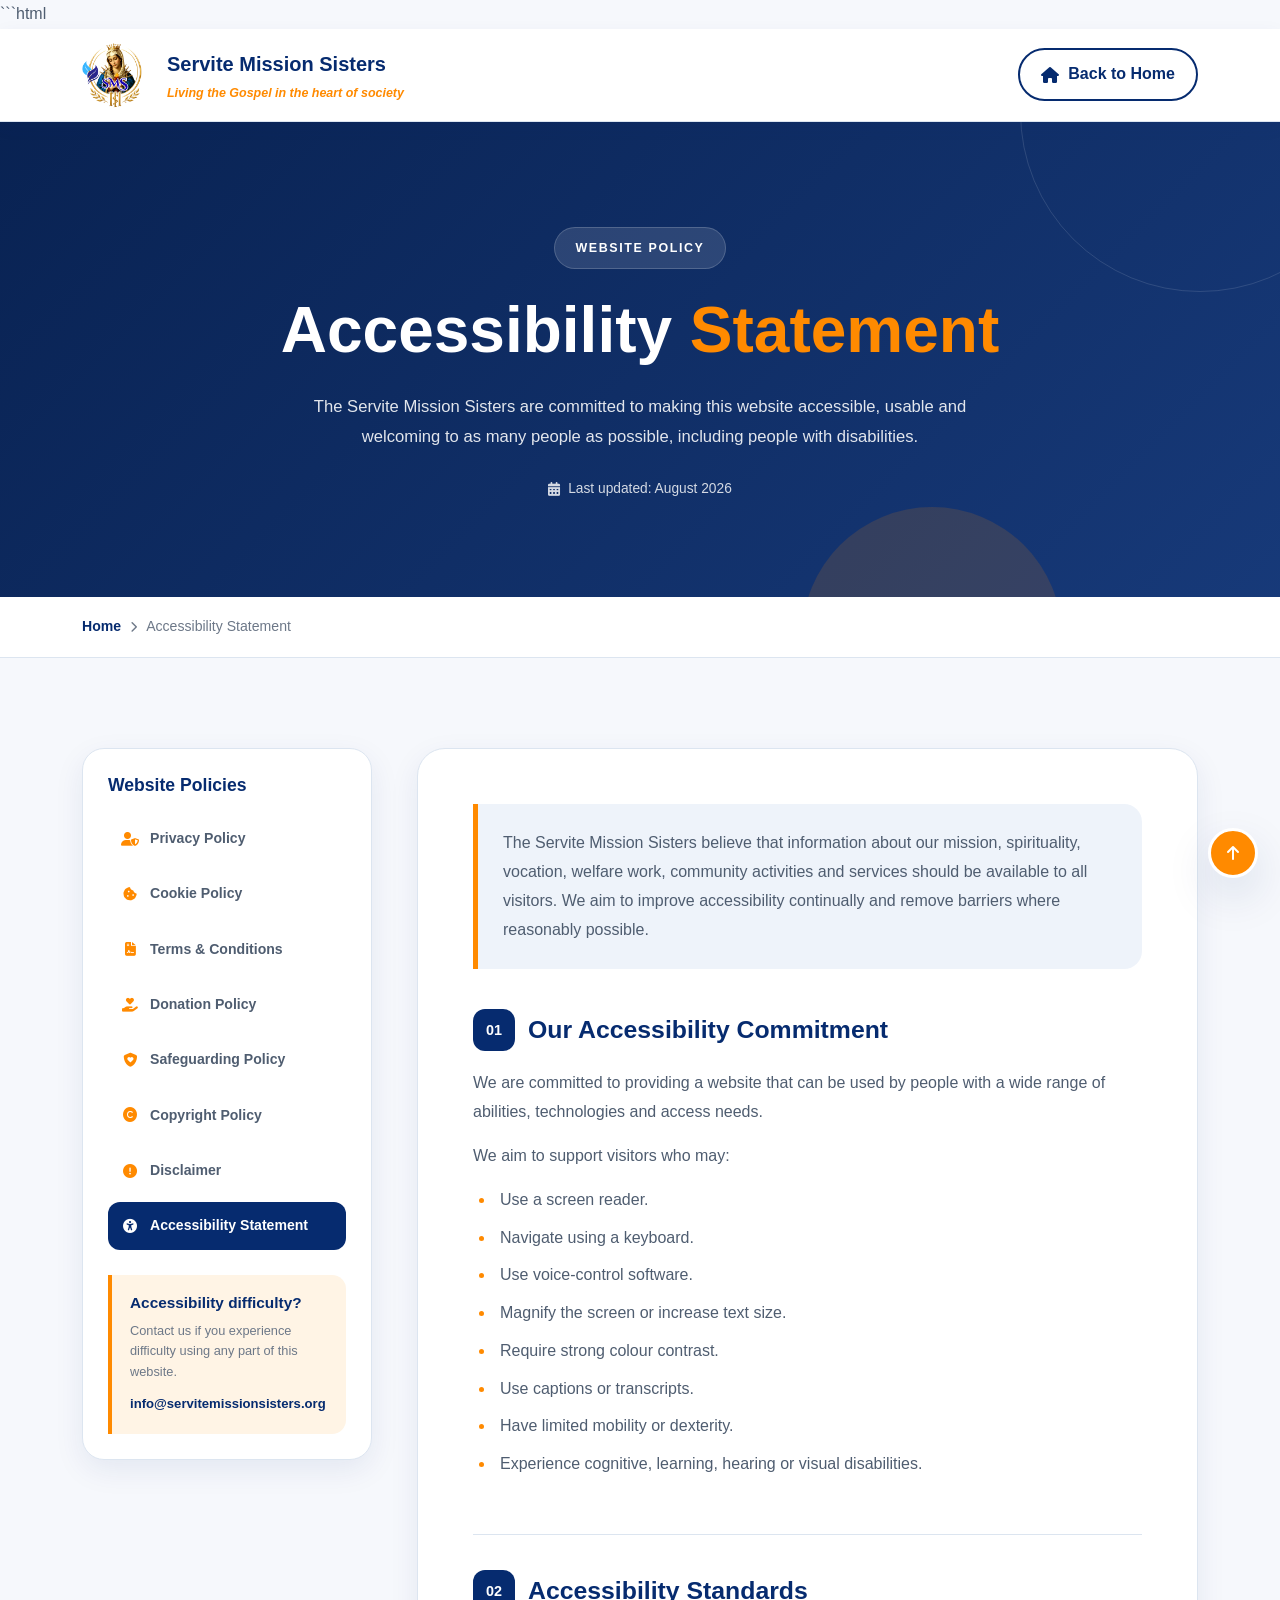
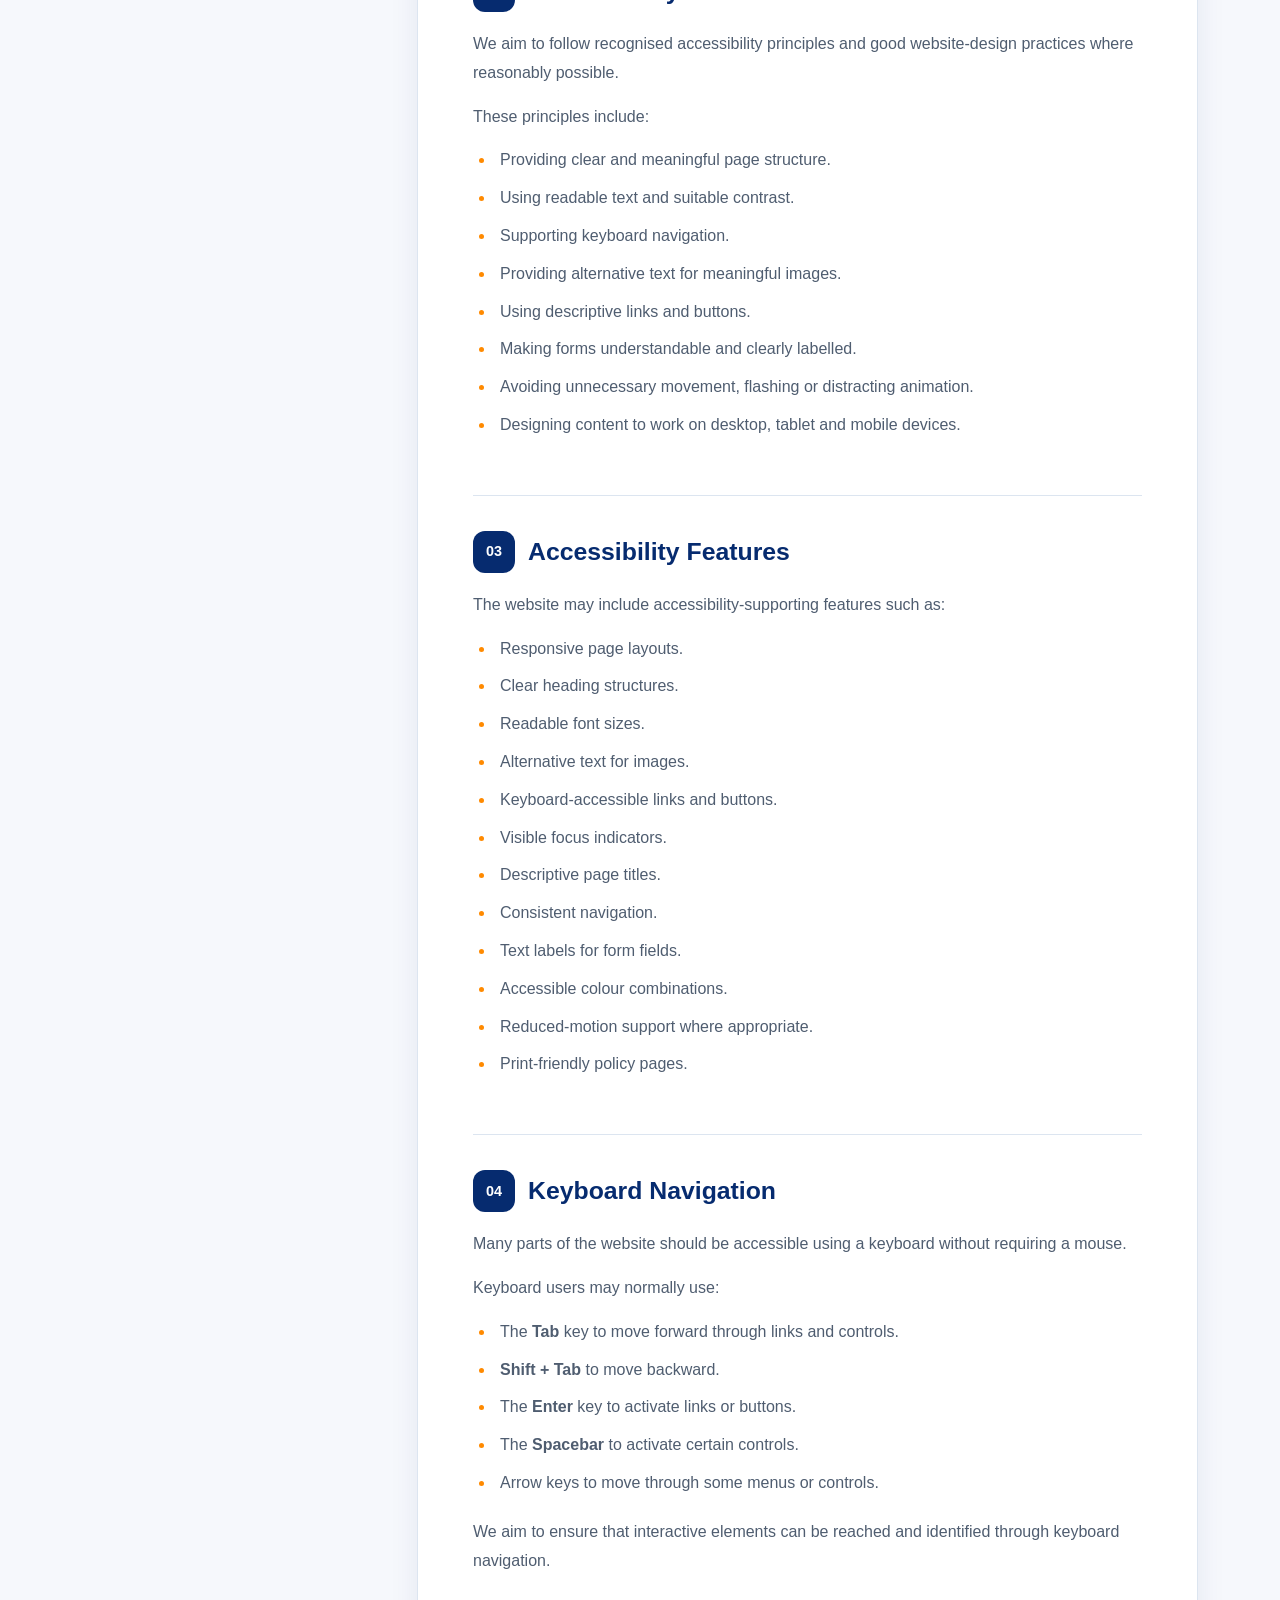
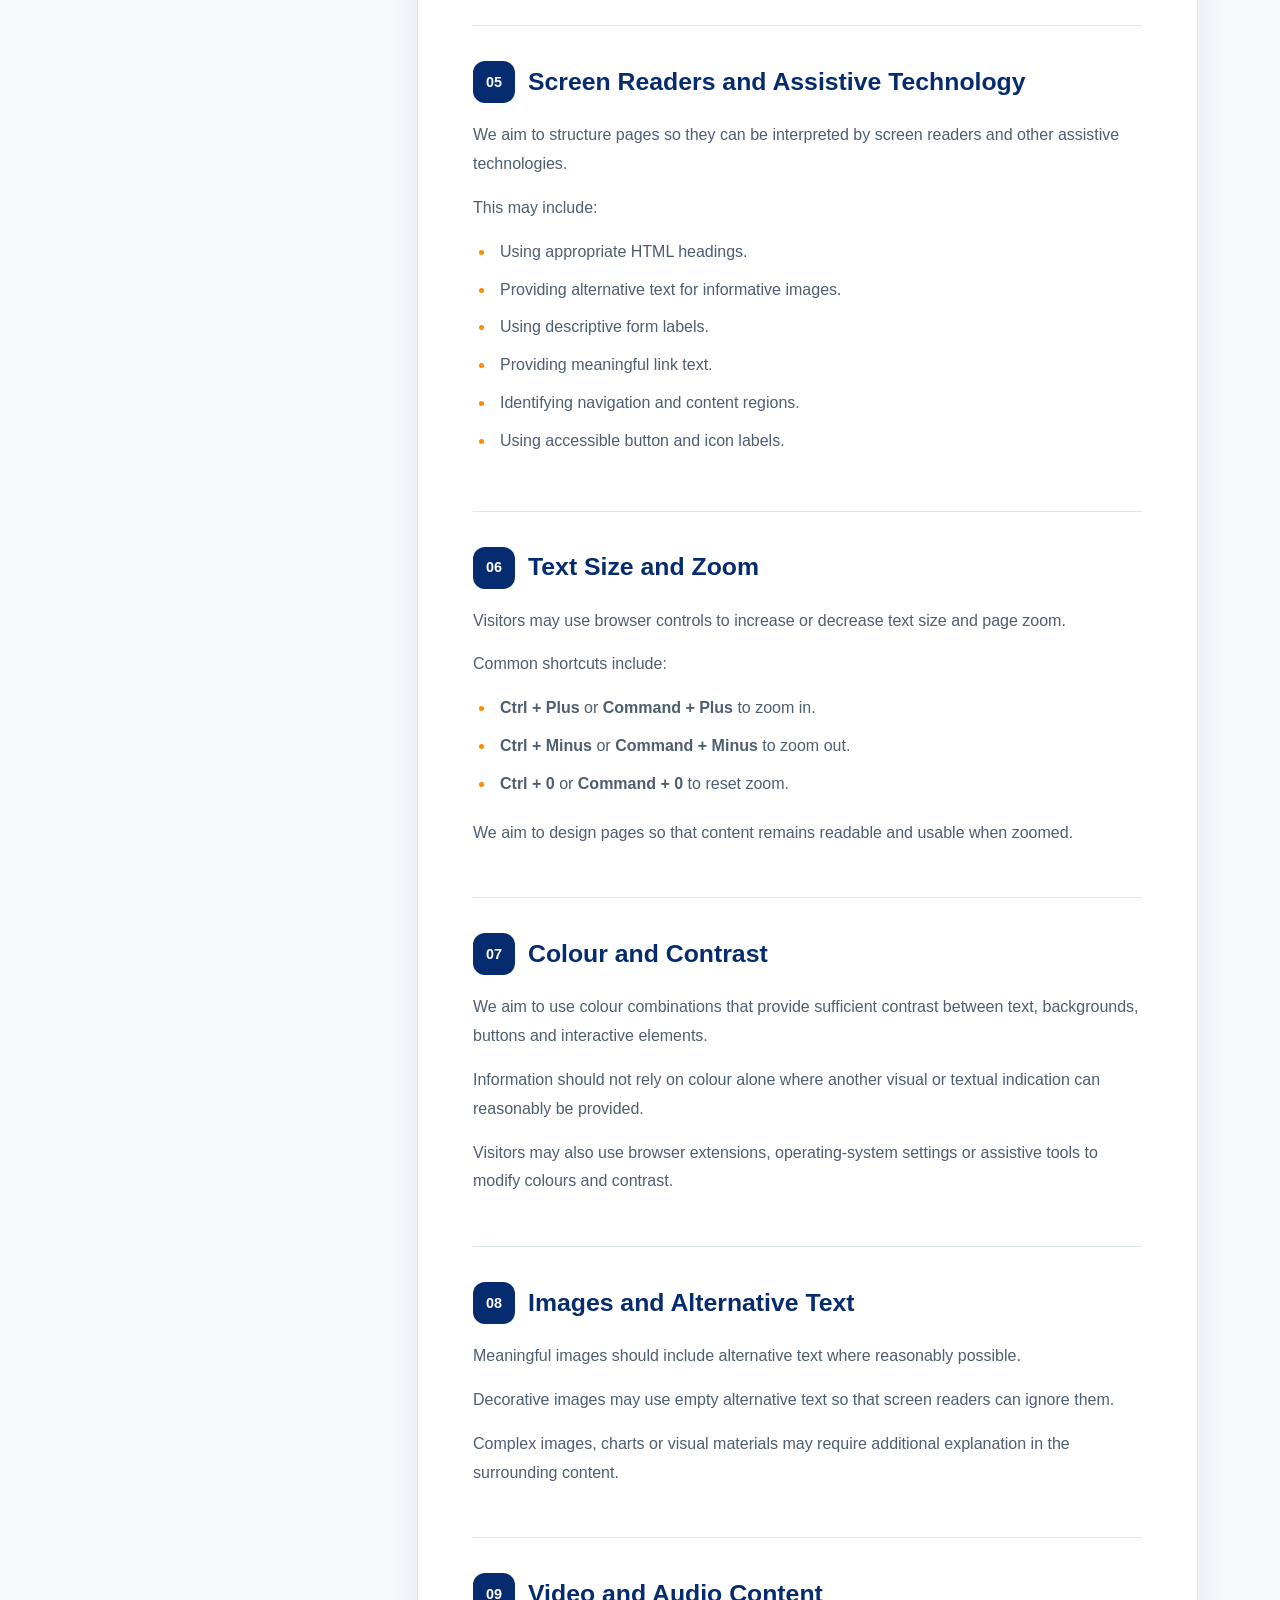
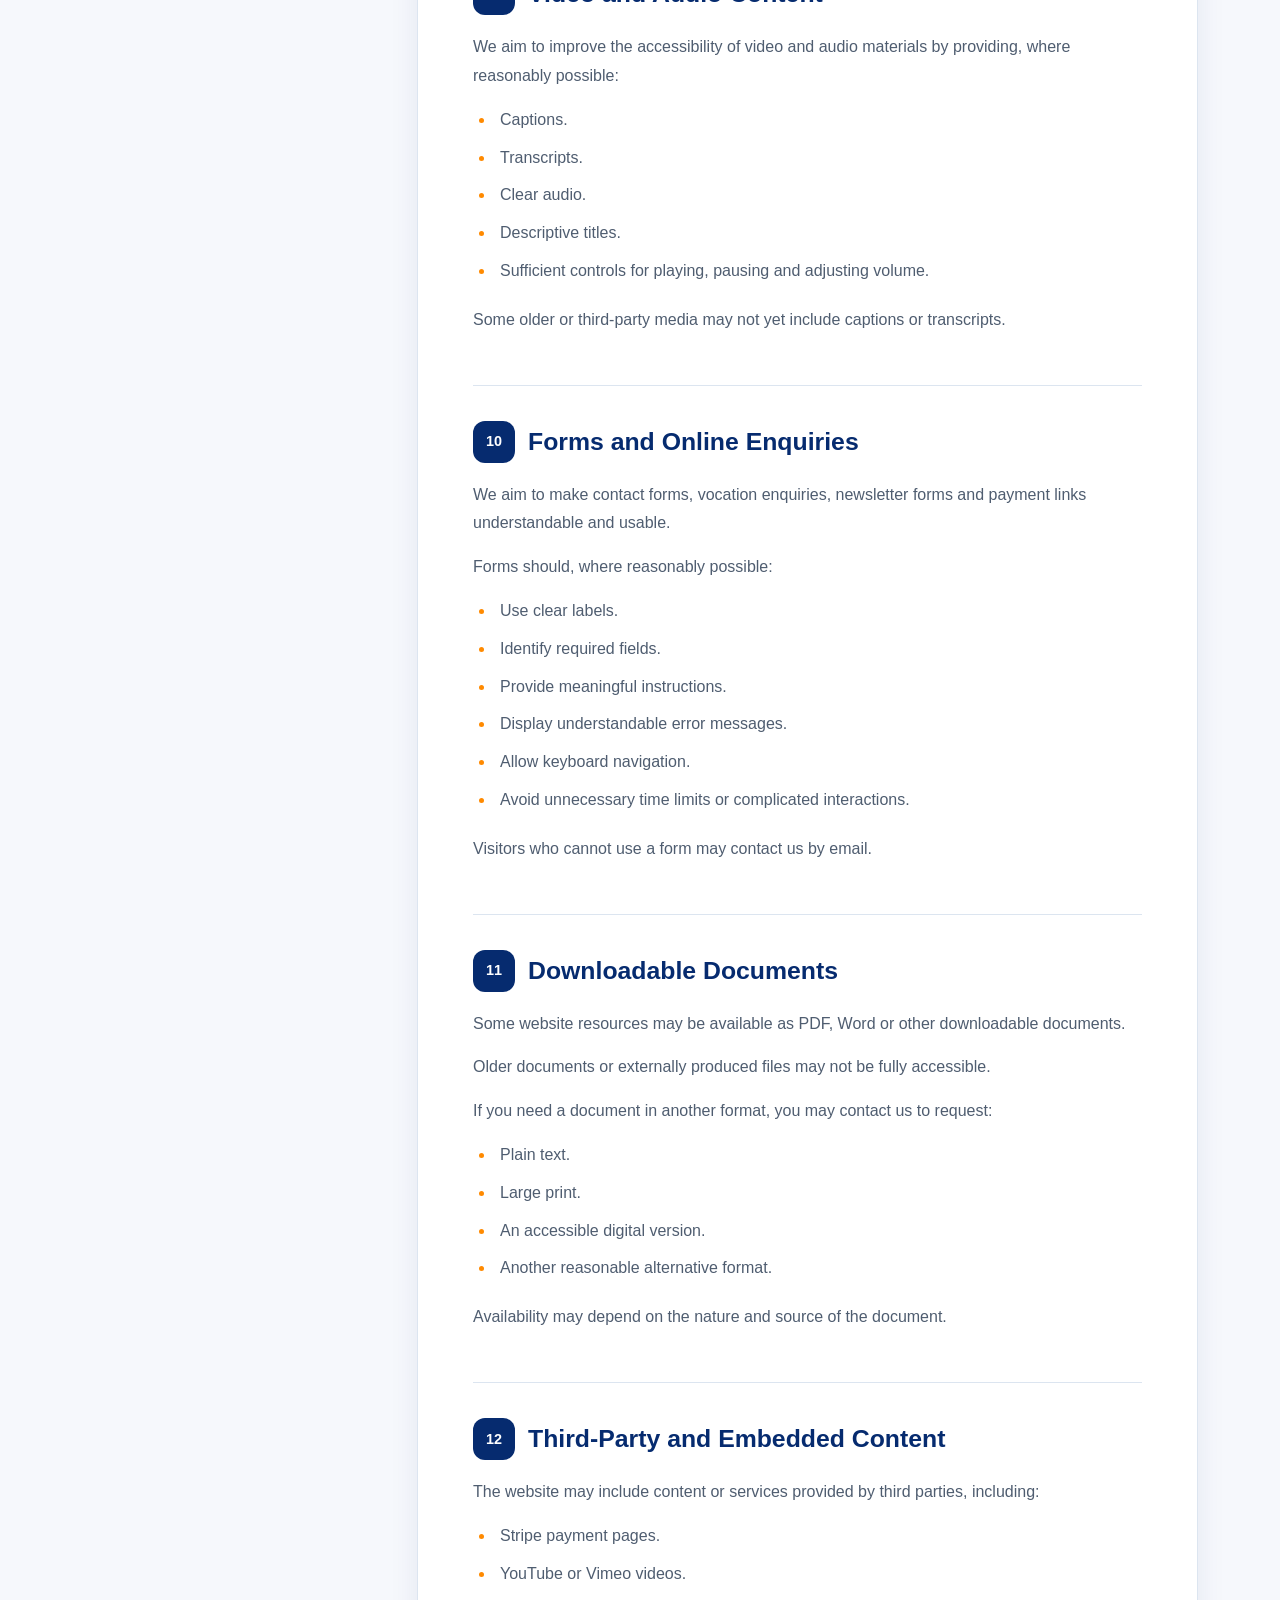
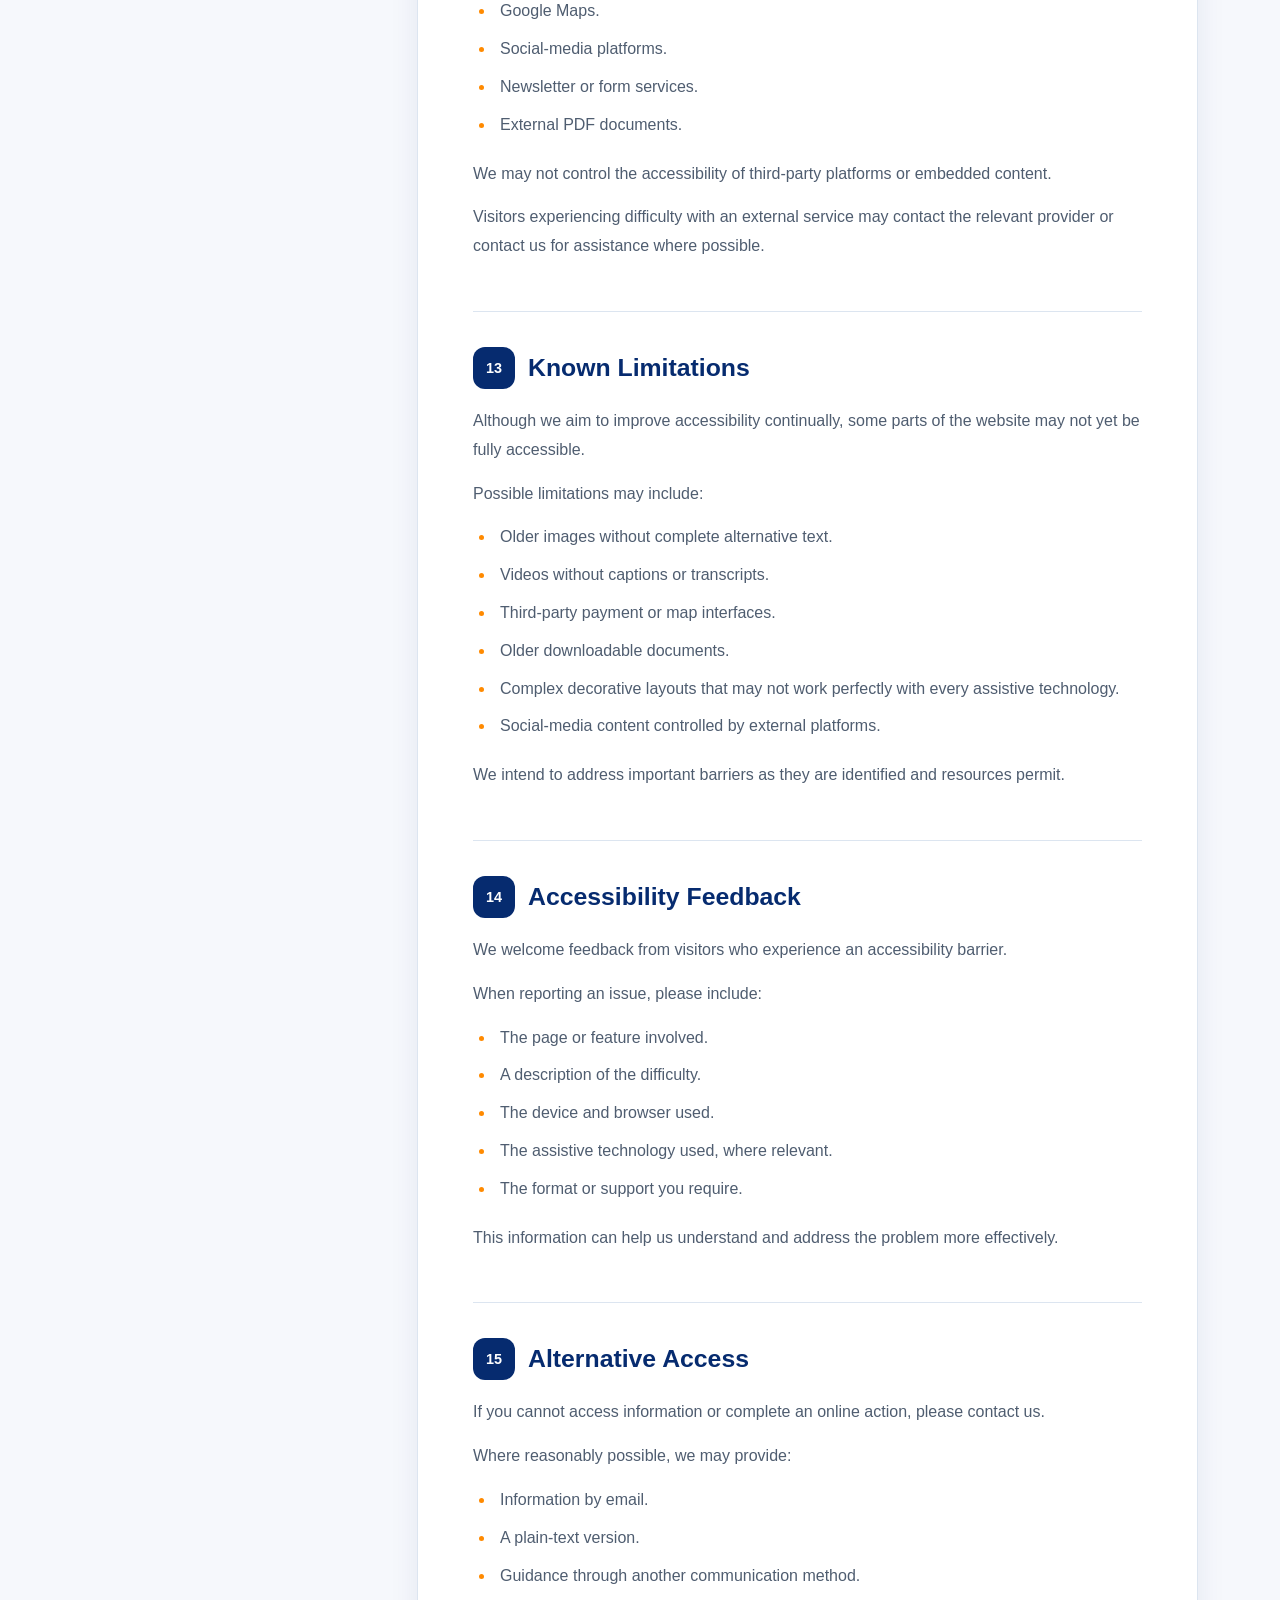
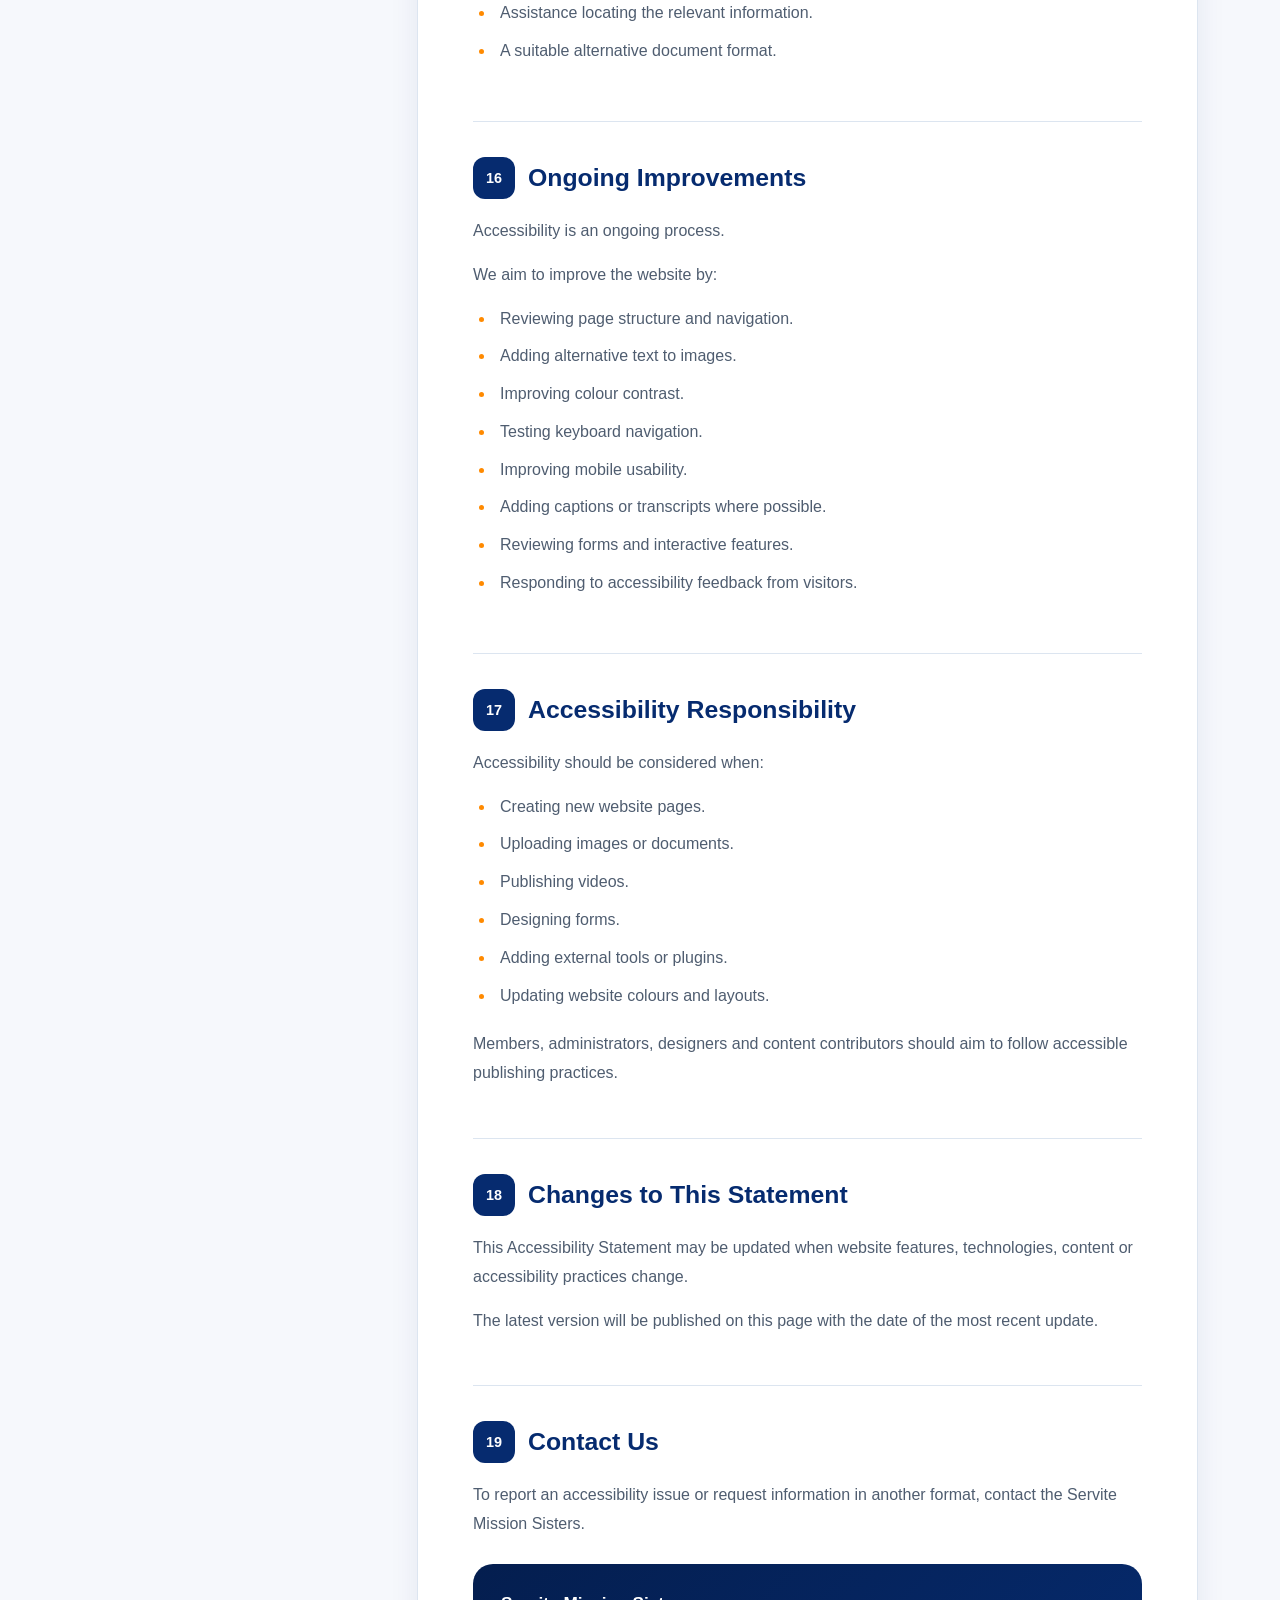
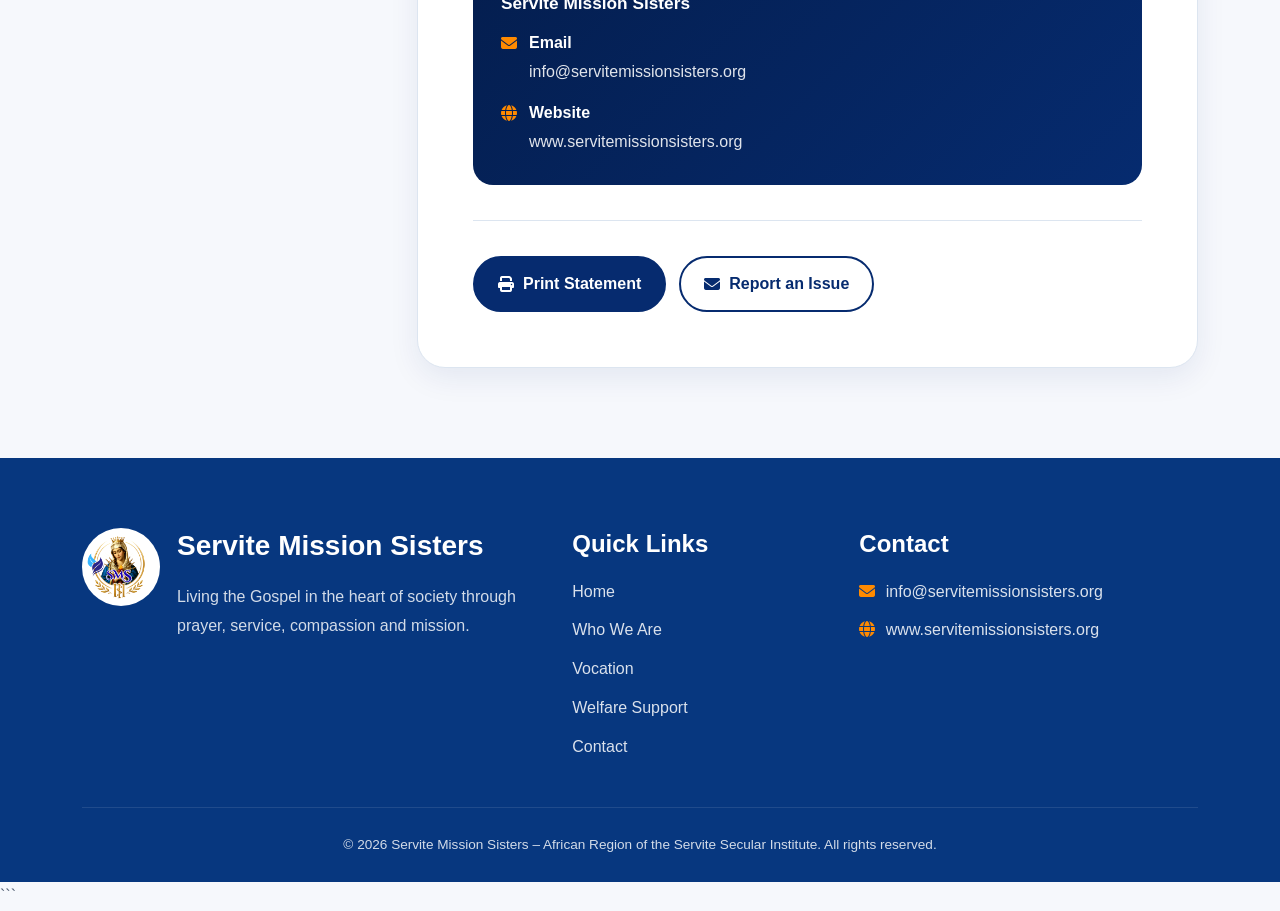
<file: accessibility-statement.html>
```html
<!DOCTYPE html>
<html lang="en">

<head>
    <meta charset="UTF-8">

    <meta name="viewport" content="width=device-width, initial-scale=1.0">

    <meta name="description" content="Accessibility Statement for the Servite Mission Sisters website.">

    <title>Accessibility Statement | Servite Mission Sisters</title>
    <!-- Google Analytics -->
    <script async src="https://www.googletagmanager.com/gtag/js?id=G-4ECHGK3DW0"></script>

    <script>
        window.dataLayer = window.dataLayer || [];

        function gtag() {
            dataLayer.push(arguments);
        }

        gtag('js', new Date());

        gtag('config', 'G-4ECHGK3DW0');
    </script>
    <link rel="icon" type="image/png" sizes="16x16" href="./assets/images/favicon-16x16.png">

    <link rel="icon" type="image/png" sizes="32x32" href="./assets/images/favicon-32x32.png">

    <link rel="icon" type="image/png" sizes="48x48" href="./assets/images/favicon-48x48.png">

    <link rel="apple-touch-icon" sizes="180x180" href="./assets/images/apple-touch-icon.png">

    <link rel="shortcut icon" href="./assets/images/favicon.ico">

    <link rel="icon" type="image/png" href="./assets/images/logo.servsister.png">

    <link rel="stylesheet" href="./assets/css/bootstrap.min.css">

    <link rel="stylesheet" href="./assets/icons/fontawesome/css/fontawesome.min.css">

    <link rel="stylesheet" href="./assets/icons/fontawesome/css/solid.min.css">

    <link rel="stylesheet" href="./assets/icons/fontawesome/css/brands.min.css">

    <link rel="stylesheet" href="./assets/css/policy.css">
</head>

<body id="top">

    <!-- Header Start -->
    <header class="policy-header">

        <div class="container">

            <div class="policy-header-wrapper">

                <a href="index.html" class="policy-brand">

                    <img src="./assets/images/logo.servsister.png" alt="Servite Mission Sisters Logo">

                    <div class="policy-brand-text">

                        <strong>
                            Servite Mission Sisters
                        </strong>

                        <span>
                            Living the Gospel in the heart of society
                        </span>

                    </div>

                </a>

                <a href="index.html" class="policy-home-link">

                    <i class="fas fa-home"></i>

                    <span>Back to Home</span>

                </a>

            </div>

        </div>

    </header>
    <!-- Header End -->


    <main>

        <!-- Hero Start -->
        <section class="policy-hero">

            <div class="container">

                <div class="policy-hero-content">

                    <span class="policy-label">
                        Website Policy
                    </span>

                    <h1>
                        Accessibility <span>Statement</span>
                    </h1>

                    <p>
                        The Servite Mission Sisters are committed to making this
                        website accessible, usable and welcoming to as many people
                        as possible, including people with disabilities.
                    </p>

                    <div class="policy-updated">

                        <i class="fas fa-calendar-alt"></i>

                        Last updated: August 2026

                    </div>

                </div>

            </div>

        </section>
        <!-- Hero End -->


        <!-- Breadcrumb Start -->
        <div class="policy-breadcrumb">

            <div class="container">

                <div class="policy-breadcrumb-wrapper">

                    <a href="index.html">Home</a>

                    <i class="fas fa-chevron-right"></i>

                    <span>Accessibility Statement</span>

                </div>

            </div>

        </div>
        <!-- Breadcrumb End -->


        <!-- Main Policy Start -->
        <section class="policy-main">

            <div class="container">

                <div class="policy-layout">

                    <!-- Sidebar Start -->
                    <aside class="policy-sidebar">

                        <h2>
                            Website Policies
                        </h2>

                        <nav class="policy-navigation">

                            <a href="privacy-policy.html">
                                <i class="fas fa-user-shield"></i>
                                Privacy Policy
                            </a>

                            <a href="cookie-policy.html">
                                <i class="fas fa-cookie-bite"></i>
                                Cookie Policy
                            </a>

                            <a href="terms-and-conditions.html">
                                <i class="fas fa-file-contract"></i>
                                Terms &amp; Conditions
                            </a>

                            <a href="donation-policy.html">
                                <i class="fas fa-hand-holding-heart"></i>
                                Donation Policy
                            </a>

                            <a href="safeguarding-policy.html">
                                <i class="fas fa-shield-heart"></i>
                                Safeguarding Policy
                            </a>

                            <a href="copyright-policy.html">
                                <i class="fas fa-copyright"></i>
                                Copyright Policy
                            </a>

                            <a href="disclaimer.html">
                                <i class="fas fa-circle-exclamation"></i>
                                Disclaimer
                            </a>

                            <a href="accessibility-statement.html" class="active">
                                <i class="fas fa-universal-access"></i>
                                Accessibility Statement
                            </a>

                        </nav>

                        <div class="policy-help-box">

                            <h3>Accessibility difficulty?</h3>

                            <p>
                                Contact us if you experience difficulty using
                                any part of this website.
                            </p>

                            <a href="mailto:info@servitemissionsisters.org">
                                info@servitemissionsisters.org
                            </a>

                        </div>

                    </aside>
                    <!-- Sidebar End -->


                    <!-- Article Start -->
                    <article class="policy-content">

                        <div class="policy-introduction">

                            The Servite Mission Sisters believe that information
                            about our mission, spirituality, vocation, welfare work,
                            community activities and services should be available
                            to all visitors. We aim to improve accessibility
                            continually and remove barriers where reasonably possible.

                        </div>


                        <!-- Section 1 -->
                        <section class="policy-section" id="commitment">

                            <h2>
                                <span>01</span>
                                Our Accessibility Commitment
                            </h2>

                            <p>
                                We are committed to providing a website that can be
                                used by people with a wide range of abilities,
                                technologies and access needs.
                            </p>

                            <p>
                                We aim to support visitors who may:
                            </p>

                            <ul>
                                <li>Use a screen reader.</li>

                                <li>Navigate using a keyboard.</li>

                                <li>Use voice-control software.</li>

                                <li>Magnify the screen or increase text size.</li>

                                <li>Require strong colour contrast.</li>

                                <li>Use captions or transcripts.</li>

                                <li>Have limited mobility or dexterity.</li>

                                <li>
                                    Experience cognitive, learning, hearing or
                                    visual disabilities.
                                </li>
                            </ul>

                        </section>


                        <!-- Section 2 -->
                        <section class="policy-section" id="standards">

                            <h2>
                                <span>02</span>
                                Accessibility Standards
                            </h2>

                            <p>
                                We aim to follow recognised accessibility principles
                                and good website-design practices where reasonably
                                possible.
                            </p>

                            <p>
                                These principles include:
                            </p>

                            <ul>
                                <li>Providing clear and meaningful page structure.</li>

                                <li>Using readable text and suitable contrast.</li>

                                <li>Supporting keyboard navigation.</li>

                                <li>Providing alternative text for meaningful images.</li>

                                <li>Using descriptive links and buttons.</li>

                                <li>Making forms understandable and clearly labelled.</li>

                                <li>
                                    Avoiding unnecessary movement, flashing or
                                    distracting animation.
                                </li>

                                <li>
                                    Designing content to work on desktop, tablet
                                    and mobile devices.
                                </li>
                            </ul>

                        </section>


                        <!-- Section 3 -->
                        <section class="policy-section" id="features">

                            <h2>
                                <span>03</span>
                                Accessibility Features
                            </h2>

                            <p>
                                The website may include accessibility-supporting
                                features such as:
                            </p>

                            <ul>
                                <li>Responsive page layouts.</li>

                                <li>Clear heading structures.</li>

                                <li>Readable font sizes.</li>

                                <li>Alternative text for images.</li>

                                <li>Keyboard-accessible links and buttons.</li>

                                <li>Visible focus indicators.</li>

                                <li>Descriptive page titles.</li>

                                <li>Consistent navigation.</li>

                                <li>Text labels for form fields.</li>

                                <li>Accessible colour combinations.</li>

                                <li>Reduced-motion support where appropriate.</li>

                                <li>Print-friendly policy pages.</li>
                            </ul>

                        </section>


                        <!-- Section 4 -->
                        <section class="policy-section" id="keyboard">

                            <h2>
                                <span>04</span>
                                Keyboard Navigation
                            </h2>

                            <p>
                                Many parts of the website should be accessible using
                                a keyboard without requiring a mouse.
                            </p>

                            <p>
                                Keyboard users may normally use:
                            </p>

                            <ul>
                                <li>
                                    The <strong>Tab</strong> key to move forward
                                    through links and controls.
                                </li>

                                <li>
                                    <strong>Shift + Tab</strong> to move backward.
                                </li>

                                <li>
                                    The <strong>Enter</strong> key to activate
                                    links or buttons.
                                </li>

                                <li>
                                    The <strong>Spacebar</strong> to activate
                                    certain controls.
                                </li>

                                <li>
                                    Arrow keys to move through some menus or controls.
                                </li>
                            </ul>

                            <p>
                                We aim to ensure that interactive elements can be
                                reached and identified through keyboard navigation.
                            </p>

                        </section>


                        <!-- Section 5 -->
                        <section class="policy-section" id="screen-readers">

                            <h2>
                                <span>05</span>
                                Screen Readers and Assistive Technology
                            </h2>

                            <p>
                                We aim to structure pages so they can be interpreted
                                by screen readers and other assistive technologies.
                            </p>

                            <p>
                                This may include:
                            </p>

                            <ul>
                                <li>Using appropriate HTML headings.</li>

                                <li>Providing alternative text for informative images.</li>

                                <li>Using descriptive form labels.</li>

                                <li>Providing meaningful link text.</li>

                                <li>Identifying navigation and content regions.</li>

                                <li>Using accessible button and icon labels.</li>
                            </ul>

                        </section>


                        <!-- Section 6 -->
                        <section class="policy-section" id="text-size">

                            <h2>
                                <span>06</span>
                                Text Size and Zoom
                            </h2>

                            <p>
                                Visitors may use browser controls to increase or
                                decrease text size and page zoom.
                            </p>

                            <p>
                                Common shortcuts include:
                            </p>

                            <ul>
                                <li>
                                    <strong>Ctrl + Plus</strong> or
                                    <strong>Command + Plus</strong> to zoom in.
                                </li>

                                <li>
                                    <strong>Ctrl + Minus</strong> or
                                    <strong>Command + Minus</strong> to zoom out.
                                </li>

                                <li>
                                    <strong>Ctrl + 0</strong> or
                                    <strong>Command + 0</strong> to reset zoom.
                                </li>
                            </ul>

                            <p>
                                We aim to design pages so that content remains readable
                                and usable when zoomed.
                            </p>

                        </section>


                        <!-- Section 7 -->
                        <section class="policy-section" id="colour">

                            <h2>
                                <span>07</span>
                                Colour and Contrast
                            </h2>

                            <p>
                                We aim to use colour combinations that provide
                                sufficient contrast between text, backgrounds,
                                buttons and interactive elements.
                            </p>

                            <p>
                                Information should not rely on colour alone where
                                another visual or textual indication can reasonably
                                be provided.
                            </p>

                            <p>
                                Visitors may also use browser extensions,
                                operating-system settings or assistive tools to
                                modify colours and contrast.
                            </p>

                        </section>


                        <!-- Section 8 -->
                        <section class="policy-section" id="images">

                            <h2>
                                <span>08</span>
                                Images and Alternative Text
                            </h2>

                            <p>
                                Meaningful images should include alternative text
                                where reasonably possible.
                            </p>

                            <p>
                                Decorative images may use empty alternative text so
                                that screen readers can ignore them.
                            </p>

                            <p>
                                Complex images, charts or visual materials may require
                                additional explanation in the surrounding content.
                            </p>

                        </section>


                        <!-- Section 9 -->
                        <section class="policy-section" id="video-audio">

                            <h2>
                                <span>09</span>
                                Video and Audio Content
                            </h2>

                            <p>
                                We aim to improve the accessibility of video and
                                audio materials by providing, where reasonably possible:
                            </p>

                            <ul>
                                <li>Captions.</li>

                                <li>Transcripts.</li>

                                <li>Clear audio.</li>

                                <li>Descriptive titles.</li>

                                <li>
                                    Sufficient controls for playing, pausing and
                                    adjusting volume.
                                </li>
                            </ul>

                            <p>
                                Some older or third-party media may not yet include
                                captions or transcripts.
                            </p>

                        </section>


                        <!-- Section 10 -->
                        <section class="policy-section" id="forms">

                            <h2>
                                <span>10</span>
                                Forms and Online Enquiries
                            </h2>

                            <p>
                                We aim to make contact forms, vocation enquiries,
                                newsletter forms and payment links understandable
                                and usable.
                            </p>

                            <p>
                                Forms should, where reasonably possible:
                            </p>

                            <ul>
                                <li>Use clear labels.</li>

                                <li>Identify required fields.</li>

                                <li>Provide meaningful instructions.</li>

                                <li>Display understandable error messages.</li>

                                <li>Allow keyboard navigation.</li>

                                <li>
                                    Avoid unnecessary time limits or complicated
                                    interactions.
                                </li>
                            </ul>

                            <p>
                                Visitors who cannot use a form may contact us by email.
                            </p>

                        </section>


                        <!-- Section 11 -->
                        <section class="policy-section" id="documents">

                            <h2>
                                <span>11</span>
                                Downloadable Documents
                            </h2>

                            <p>
                                Some website resources may be available as PDF,
                                Word or other downloadable documents.
                            </p>

                            <p>
                                Older documents or externally produced files may
                                not be fully accessible.
                            </p>

                            <p>
                                If you need a document in another format, you may
                                contact us to request:
                            </p>

                            <ul>
                                <li>Plain text.</li>

                                <li>Large print.</li>

                                <li>An accessible digital version.</li>

                                <li>Another reasonable alternative format.</li>
                            </ul>

                            <p>
                                Availability may depend on the nature and source
                                of the document.
                            </p>

                        </section>


                        <!-- Section 12 -->
                        <section class="policy-section" id="external-content">

                            <h2>
                                <span>12</span>
                                Third-Party and Embedded Content
                            </h2>

                            <p>
                                The website may include content or services provided
                                by third parties, including:
                            </p>

                            <ul>
                                <li>Stripe payment pages.</li>

                                <li>YouTube or Vimeo videos.</li>

                                <li>Google Maps.</li>

                                <li>Social-media platforms.</li>

                                <li>Newsletter or form services.</li>

                                <li>External PDF documents.</li>
                            </ul>

                            <p>
                                We may not control the accessibility of third-party
                                platforms or embedded content.
                            </p>

                            <p>
                                Visitors experiencing difficulty with an external
                                service may contact the relevant provider or contact
                                us for assistance where possible.
                            </p>

                        </section>


                        <!-- Section 13 -->
                        <section class="policy-section" id="limitations">

                            <h2>
                                <span>13</span>
                                Known Limitations
                            </h2>

                            <p>
                                Although we aim to improve accessibility continually,
                                some parts of the website may not yet be fully accessible.
                            </p>

                            <p>
                                Possible limitations may include:
                            </p>

                            <ul>
                                <li>Older images without complete alternative text.</li>

                                <li>Videos without captions or transcripts.</li>

                                <li>Third-party payment or map interfaces.</li>

                                <li>Older downloadable documents.</li>

                                <li>
                                    Complex decorative layouts that may not work
                                    perfectly with every assistive technology.
                                </li>

                                <li>
                                    Social-media content controlled by external platforms.
                                </li>
                            </ul>

                            <p>
                                We intend to address important barriers as they are
                                identified and resources permit.
                            </p>

                        </section>


                        <!-- Section 14 -->
                        <section class="policy-section" id="feedback">

                            <h2>
                                <span>14</span>
                                Accessibility Feedback
                            </h2>

                            <p>
                                We welcome feedback from visitors who experience an
                                accessibility barrier.
                            </p>

                            <p>
                                When reporting an issue, please include:
                            </p>

                            <ul>
                                <li>The page or feature involved.</li>

                                <li>A description of the difficulty.</li>

                                <li>The device and browser used.</li>

                                <li>
                                    The assistive technology used, where relevant.
                                </li>

                                <li>
                                    The format or support you require.
                                </li>
                            </ul>

                            <p>
                                This information can help us understand and address
                                the problem more effectively.
                            </p>

                        </section>


                        <!-- Section 15 -->
                        <section class="policy-section" id="alternative-access">

                            <h2>
                                <span>15</span>
                                Alternative Access
                            </h2>

                            <p>
                                If you cannot access information or complete an
                                online action, please contact us.
                            </p>

                            <p>
                                Where reasonably possible, we may provide:
                            </p>

                            <ul>
                                <li>Information by email.</li>

                                <li>A plain-text version.</li>

                                <li>Guidance through another communication method.</li>

                                <li>
                                    Assistance locating the relevant information.
                                </li>

                                <li>
                                    A suitable alternative document format.
                                </li>
                            </ul>

                        </section>


                        <!-- Section 16 -->
                        <section class="policy-section" id="improvements">

                            <h2>
                                <span>16</span>
                                Ongoing Improvements
                            </h2>

                            <p>
                                Accessibility is an ongoing process.
                            </p>

                            <p>
                                We aim to improve the website by:
                            </p>

                            <ul>
                                <li>Reviewing page structure and navigation.</li>

                                <li>Adding alternative text to images.</li>

                                <li>Improving colour contrast.</li>

                                <li>Testing keyboard navigation.</li>

                                <li>Improving mobile usability.</li>

                                <li>Adding captions or transcripts where possible.</li>

                                <li>Reviewing forms and interactive features.</li>

                                <li>
                                    Responding to accessibility feedback from visitors.
                                </li>
                            </ul>

                        </section>


                        <!-- Section 17 -->
                        <section class="policy-section" id="responsibility">

                            <h2>
                                <span>17</span>
                                Accessibility Responsibility
                            </h2>

                            <p>
                                Accessibility should be considered when:
                            </p>

                            <ul>
                                <li>Creating new website pages.</li>

                                <li>Uploading images or documents.</li>

                                <li>Publishing videos.</li>

                                <li>Designing forms.</li>

                                <li>Adding external tools or plugins.</li>

                                <li>Updating website colours and layouts.</li>
                            </ul>

                            <p>
                                Members, administrators, designers and content
                                contributors should aim to follow accessible
                                publishing practices.
                            </p>

                        </section>


                        <!-- Section 18 -->
                        <section class="policy-section" id="changes">

                            <h2>
                                <span>18</span>
                                Changes to This Statement
                            </h2>

                            <p>
                                This Accessibility Statement may be updated when
                                website features, technologies, content or
                                accessibility practices change.
                            </p>

                            <p>
                                The latest version will be published on this page
                                with the date of the most recent update.
                            </p>

                        </section>


                        <!-- Section 19 -->
                        <section class="policy-section" id="contact">

                            <h2>
                                <span>19</span>
                                Contact Us
                            </h2>

                            <p>
                                To report an accessibility issue or request information
                                in another format, contact the Servite Mission Sisters.
                            </p>

                            <div class="policy-contact-card">

                                <h3>
                                    Servite Mission Sisters
                                </h3>

                                <div class="policy-contact-item">

                                    <i class="fas fa-envelope"></i>

                                    <div>
                                        <strong>Email</strong><br>

                                        <a href="mailto:info@servitemissionsisters.org">
                                            info@servitemissionsisters.org
                                        </a>
                                    </div>

                                </div>

                                <div class="policy-contact-item">

                                    <i class="fas fa-globe"></i>

                                    <div>
                                        <strong>Website</strong><br>

                                        <a href="https://www.servitemissionsisters.org" target="_blank"
                                            rel="noopener noreferrer">

                                            www.servitemissionsisters.org

                                        </a>
                                    </div>

                                </div>

                            </div>

                        </section>








                        <div class="policy-actions">

                            <button type="button" class="policy-action-button" onclick="window.print()">

                                <i class="fas fa-print"></i>

                                Print Statement

                            </button>

                            <a href="index.html#contact" class="policy-action-button secondary">

                                <i class="fas fa-envelope"></i>

                                Report an Issue

                            </a>

                        </div>

                    </article>
                    <!-- Article End -->

                </div>

            </div>

        </section>
        <!-- Main Policy End -->

    </main>


    <!-- Footer Start -->
    <footer class="policy-footer">

        <div class="container">

            <div class="policy-footer-grid">

                <div class="policy-footer-brand">

                    <img src="./assets/images/logo.servsister.png" alt="Servite Mission Sisters Logo">

                    <div>

                        <h3>
                            Servite Mission Sisters
                        </h3>

                        <p>
                            Living the Gospel in the heart of society through
                            prayer, service, compassion and mission.
                        </p>

                    </div>

                </div>


                <div>

                    <h4>Quick Links</h4>

                    <div class="policy-footer-links">

                        <a href="index.html">Home</a>

                        <a href="index.html#about">Who We Are</a>

                        <a href="index.vocation#.html">Vocation</a>

                        <a href="index.welfare#.html">Welfare Support</a>

                        <a href="index.html#contact">Contact</a>

                    </div>

                </div>


                <div class="policy-footer-contact">

                    <h4>Contact</h4>

                    <p>
                        <i class="fas fa-envelope"></i>

                        <a href="mailto:info@servitemissionsisters.org">
                            info@servitemissionsisters.org
                        </a>
                    </p>

                    <p>
                        <i class="fas fa-globe"></i>

                        <a href="https://www.servitemissionsisters.org" target="_blank" rel="noopener noreferrer">

                            www.servitemissionsisters.org

                        </a>
                    </p>

                </div>

            </div>


            <div class="policy-footer-bottom">

                <p>
                    &copy; <span id="currentYear"></span>
                    Servite Mission Sisters – African Region of the
                    Servite Secular Institute. All rights reserved.
                </p>

            </div>

        </div>

    </footer>
    <!-- Footer End -->


    <a href="#top" class="policy-back-top" aria-label="Back to top">

        <i class="fas fa-arrow-up"></i>

    </a>


    <script src="./assets/js/bootstrap.bundle.min.js"></script>

    <script>
        const currentYear = document.getElementById("currentYear");

        if (currentYear) {
            currentYear.textContent = new Date().getFullYear();
        }
    </script>

</body>

</html>
```
</file>
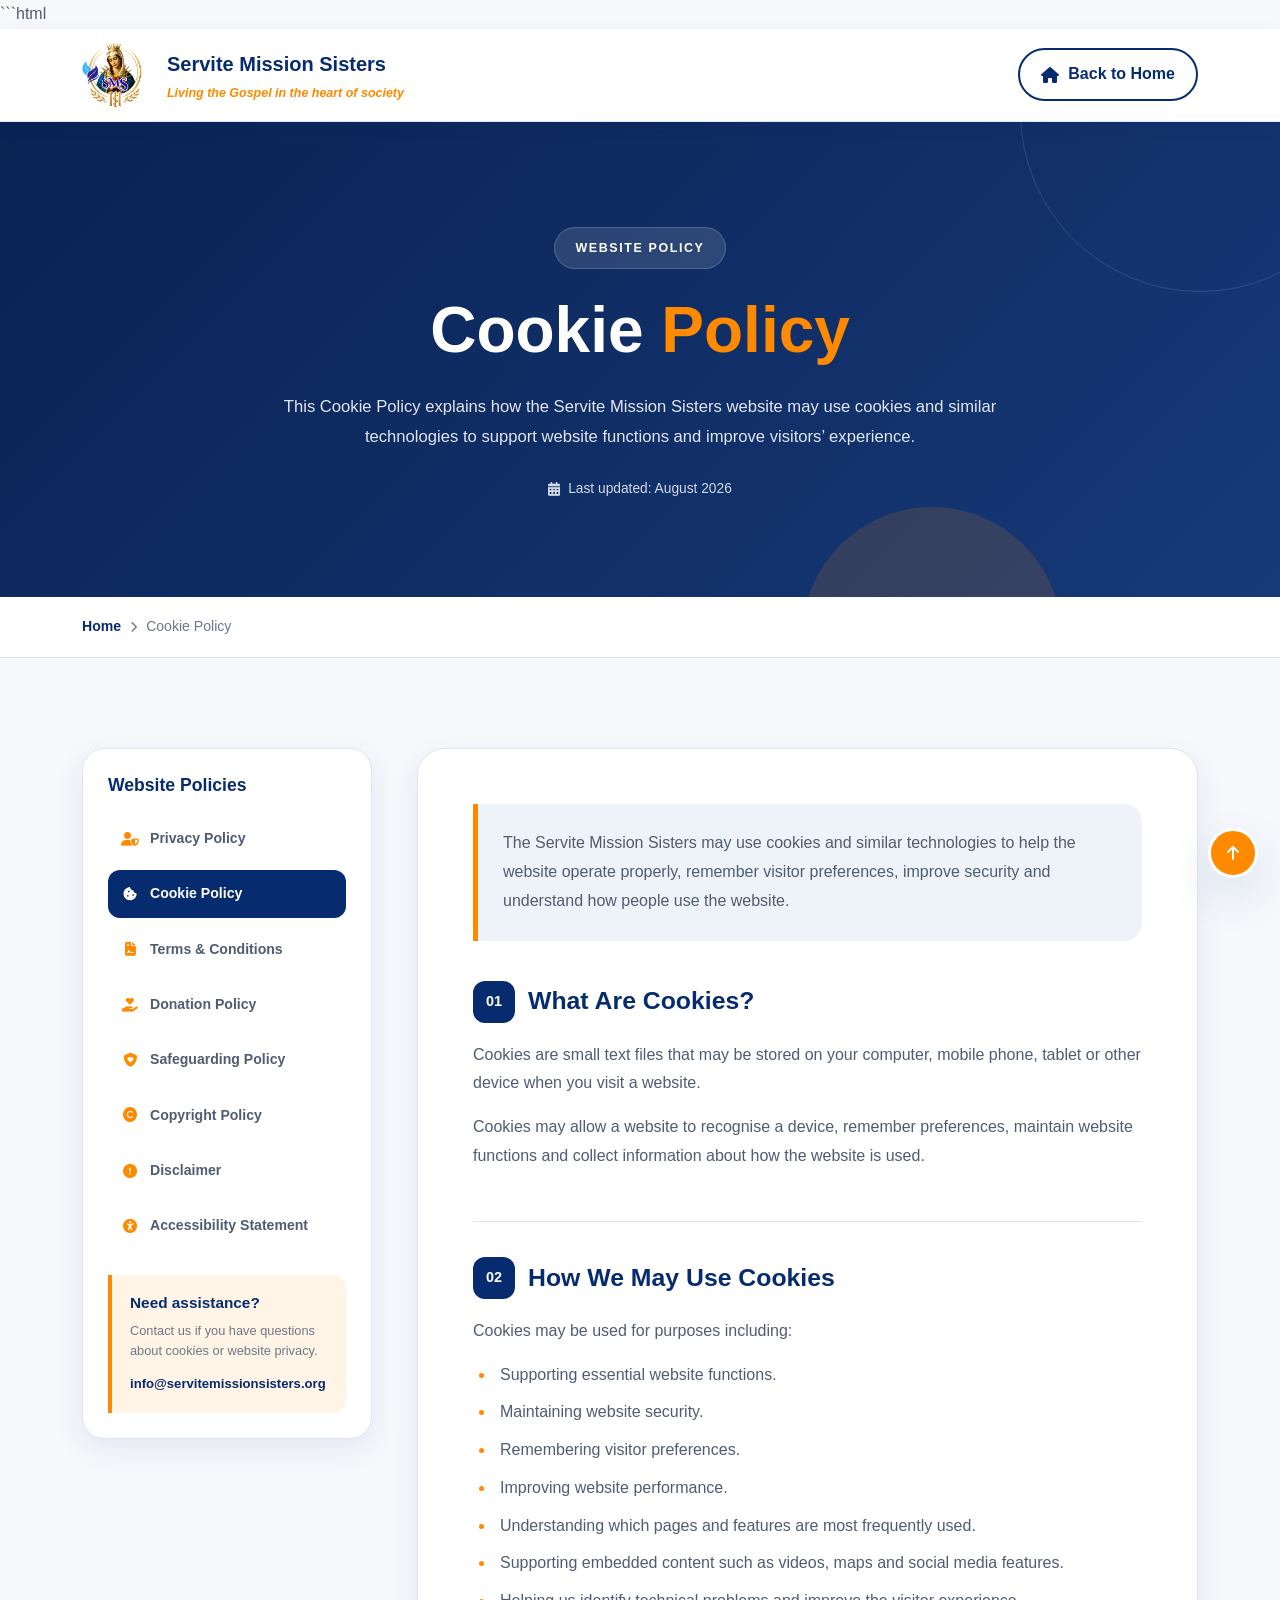
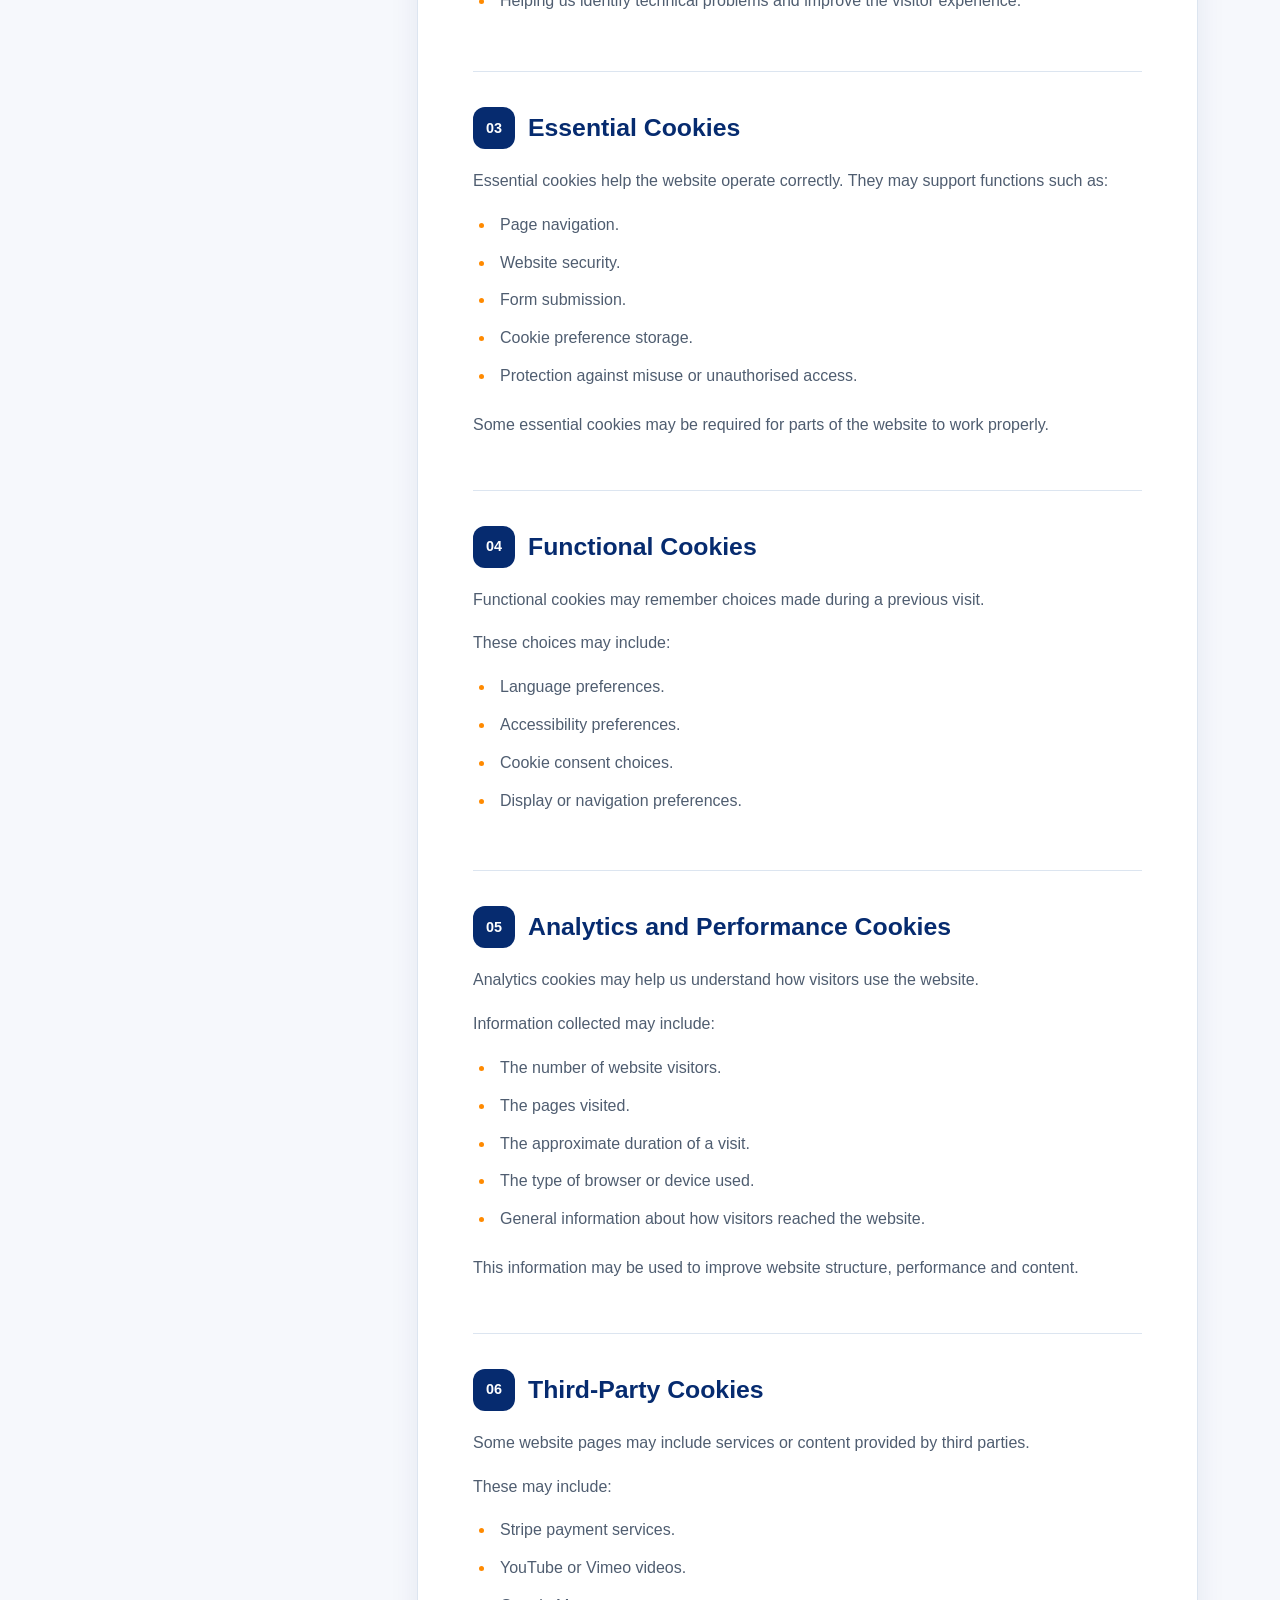
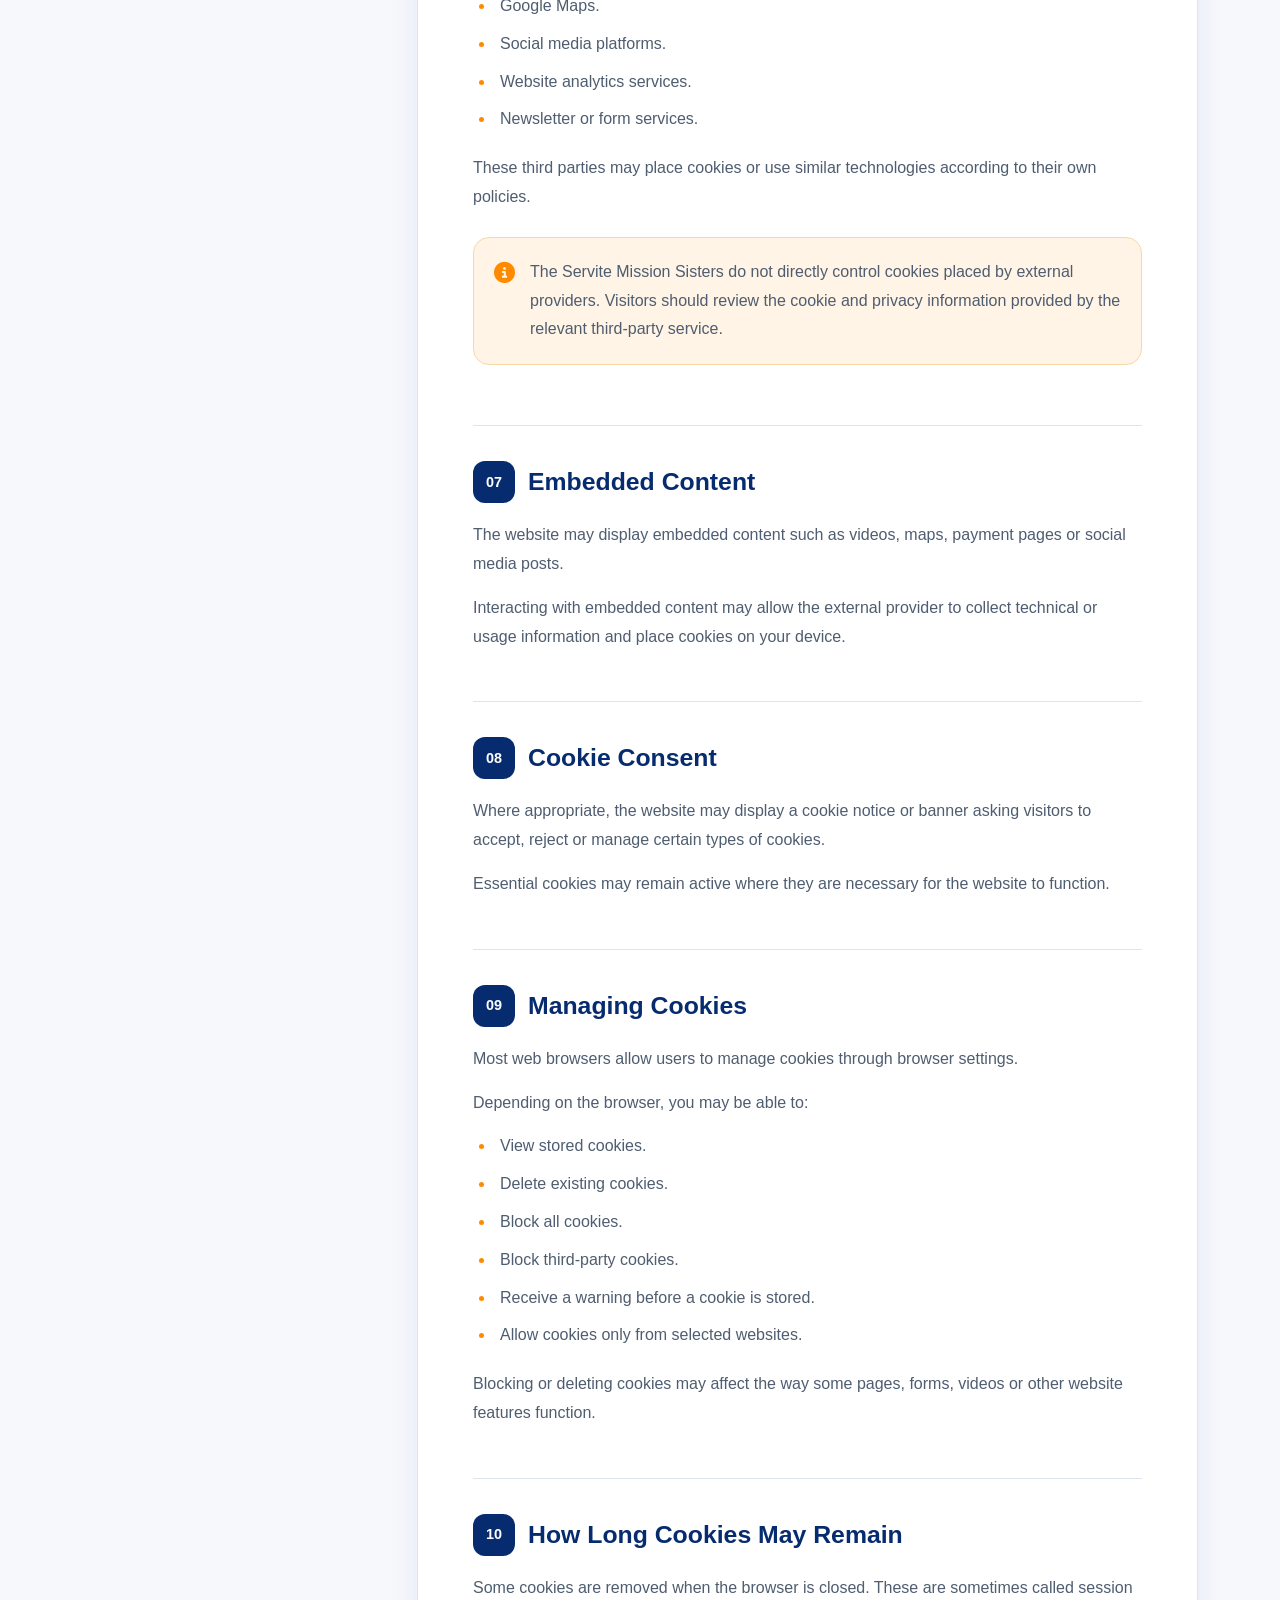
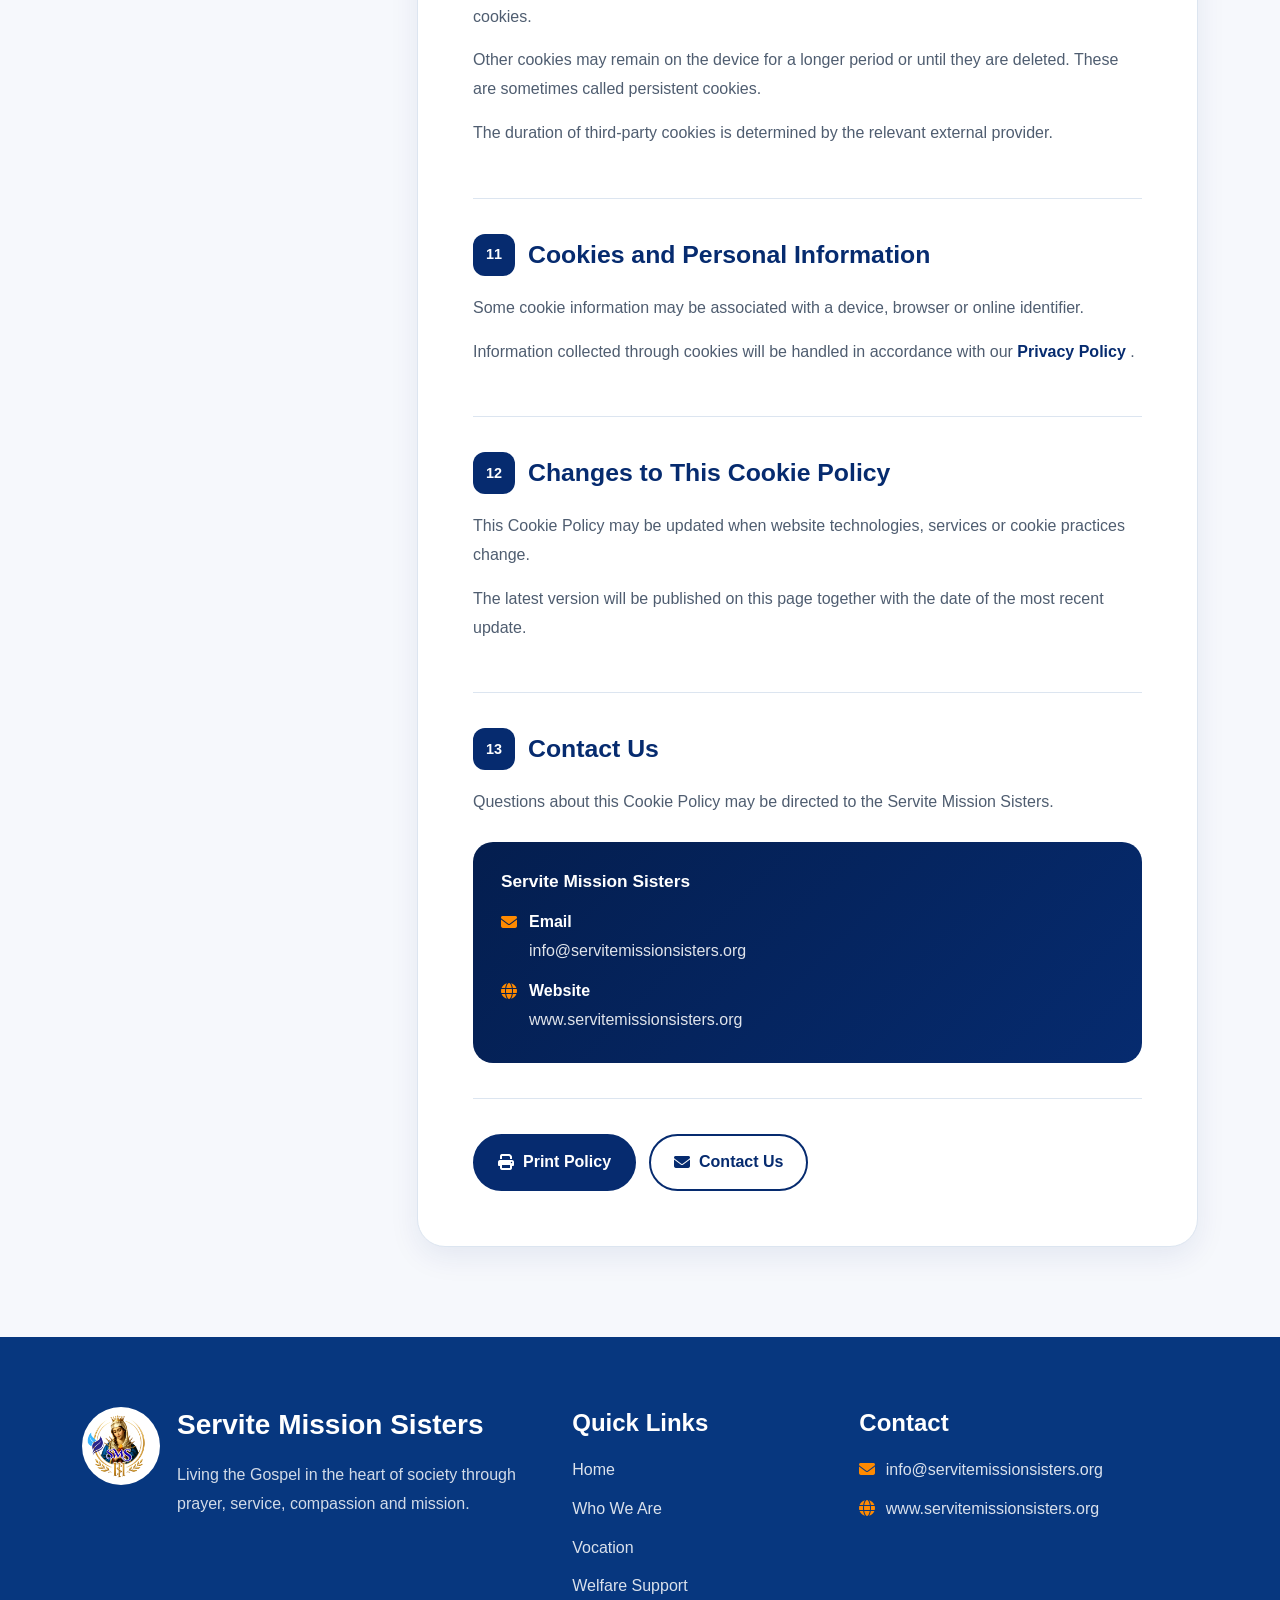
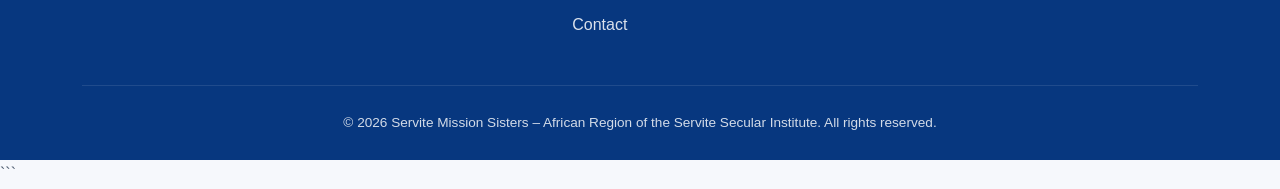
<file: cookie-policy.html>
```html
<!DOCTYPE html>
<html lang="en">

<head>
    <meta charset="UTF-8">

    <meta name="viewport" content="width=device-width, initial-scale=1.0">

    <meta name="description" content="Cookie Policy for the Servite Mission Sisters website.">

    <title>Cookie Policy | Servite Mission Sisters</title>
    <!-- Google Analytics -->
    <script async src="https://www.googletagmanager.com/gtag/js?id=G-4ECHGK3DW0"></script>

    <script>
        window.dataLayer = window.dataLayer || [];

        function gtag() {
            dataLayer.push(arguments);
        }

        gtag('js', new Date());

        gtag('config', 'G-4ECHGK3DW0');
    </script>
    <link rel="icon" type="image/png" sizes="16x16" href="./assets/images/favicon-16x16.png">

    <link rel="icon" type="image/png" sizes="32x32" href="./assets/images/favicon-32x32.png">

    <link rel="icon" type="image/png" sizes="48x48" href="./assets/images/favicon-48x48.png">

    <link rel="apple-touch-icon" sizes="180x180" href="./assets/images/apple-touch-icon.png">

    <link rel="shortcut icon" href="./assets/images/favicon.ico">



    <link rel="icon" type="image/png" href="./assets/images/logo.servsister.png">

    <link rel="stylesheet" href="./assets/css/bootstrap.min.css">

    <link rel="stylesheet" href="./assets/icons/fontawesome/css/fontawesome.min.css">

    <link rel="stylesheet" href="./assets/icons/fontawesome/css/solid.min.css">

    <link rel="stylesheet" href="./assets/icons/fontawesome/css/brands.min.css">

    <link rel="stylesheet" href="./assets/css/policy.css">
</head>

<body id="top">

    <header class="policy-header">

        <div class="container">

            <div class="policy-header-wrapper">

                <a href="index.html" class="policy-brand">

                    <img src="./assets/images/logo.servsister.png" alt="Servite Mission Sisters Logo">

                    <div class="policy-brand-text">

                        <strong>
                            Servite Mission Sisters
                        </strong>

                        <span>
                            Living the Gospel in the heart of society
                        </span>

                    </div>

                </a>

                <a href="index.html" class="policy-home-link">

                    <i class="fas fa-home"></i>

                    <span>Back to Home</span>

                </a>

            </div>

        </div>

    </header>


    <main>

        <section class="policy-hero">

            <div class="container">

                <div class="policy-hero-content">

                    <span class="policy-label">
                        Website Policy
                    </span>

                    <h1>
                        Cookie <span>Policy</span>
                    </h1>

                    <p>
                        This Cookie Policy explains how the Servite Mission Sisters
                        website may use cookies and similar technologies to support
                        website functions and improve visitors’ experience.
                    </p>

                    <div class="policy-updated">

                        <i class="fas fa-calendar-alt"></i>

                        Last updated: August 2026

                    </div>

                </div>

            </div>

        </section>


        <div class="policy-breadcrumb">

            <div class="container">

                <div class="policy-breadcrumb-wrapper">

                    <a href="index.html">Home</a>

                    <i class="fas fa-chevron-right"></i>

                    <span>Cookie Policy</span>

                </div>

            </div>

        </div>


        <section class="policy-main">

            <div class="container">

                <div class="policy-layout">

                    <aside class="policy-sidebar">

                        <h2>
                            Website Policies
                        </h2>

                        <nav class="policy-navigation">

                            <a href="privacy-policy.html">
                                <i class="fas fa-user-shield"></i>
                                Privacy Policy
                            </a>

                            <a href="cookie-policy.html" class="active">
                                <i class="fas fa-cookie-bite"></i>
                                Cookie Policy
                            </a>

                            <a href="terms-and-conditions.html">
                                <i class="fas fa-file-contract"></i>
                                Terms &amp; Conditions
                            </a>

                            <a href="donation-policy.html">
                                <i class="fas fa-hand-holding-heart"></i>
                                Donation Policy
                            </a>

                            <a href="safeguarding-policy.html">
                                <i class="fas fa-shield-heart"></i>
                                Safeguarding Policy
                            </a>

                            <a href="copyright-policy.html">
                                <i class="fas fa-copyright"></i>
                                Copyright Policy
                            </a>

                            <a href="disclaimer.html">
                                <i class="fas fa-circle-exclamation"></i>
                                Disclaimer
                            </a>

                            <a href="accessibility-statement.html">
                                <i class="fas fa-universal-access"></i>
                                Accessibility Statement
                            </a>

                        </nav>

                        <div class="policy-help-box">

                            <h3>Need assistance?</h3>

                            <p>
                                Contact us if you have questions about cookies
                                or website privacy.
                            </p>

                            <a href="mailto:info@servitemissionsisters.org">
                                info@servitemissionsisters.org
                            </a>

                        </div>

                    </aside>


                    <article class="policy-content">

                        <div class="policy-introduction">

                            The Servite Mission Sisters may use cookies and similar
                            technologies to help the website operate properly,
                            remember visitor preferences, improve security and
                            understand how people use the website.

                        </div>


                        <section class="policy-section" id="about-cookies">

                            <h2>
                                <span>01</span>
                                What Are Cookies?
                            </h2>

                            <p>
                                Cookies are small text files that may be stored on
                                your computer, mobile phone, tablet or other device
                                when you visit a website.
                            </p>

                            <p>
                                Cookies may allow a website to recognise a device,
                                remember preferences, maintain website functions and
                                collect information about how the website is used.
                            </p>

                        </section>


                        <section class="policy-section" id="how-we-use-cookies">

                            <h2>
                                <span>02</span>
                                How We May Use Cookies
                            </h2>

                            <p>
                                Cookies may be used for purposes including:
                            </p>

                            <ul>
                                <li>Supporting essential website functions.</li>

                                <li>Maintaining website security.</li>

                                <li>Remembering visitor preferences.</li>

                                <li>Improving website performance.</li>

                                <li>
                                    Understanding which pages and features are
                                    most frequently used.
                                </li>

                                <li>
                                    Supporting embedded content such as videos,
                                    maps and social media features.
                                </li>

                                <li>
                                    Helping us identify technical problems and
                                    improve the visitor experience.
                                </li>
                            </ul>

                        </section>


                        <section class="policy-section" id="essential-cookies">

                            <h2>
                                <span>03</span>
                                Essential Cookies
                            </h2>

                            <p>
                                Essential cookies help the website operate correctly.
                                They may support functions such as:
                            </p>

                            <ul>
                                <li>Page navigation.</li>

                                <li>Website security.</li>

                                <li>Form submission.</li>

                                <li>Cookie preference storage.</li>

                                <li>Protection against misuse or unauthorised access.</li>
                            </ul>

                            <p>
                                Some essential cookies may be required for parts of
                                the website to work properly.
                            </p>

                        </section>


                        <section class="policy-section" id="functional-cookies">

                            <h2>
                                <span>04</span>
                                Functional Cookies
                            </h2>

                            <p>
                                Functional cookies may remember choices made during
                                a previous visit.
                            </p>

                            <p>
                                These choices may include:
                            </p>

                            <ul>
                                <li>Language preferences.</li>

                                <li>Accessibility preferences.</li>

                                <li>Cookie consent choices.</li>

                                <li>Display or navigation preferences.</li>
                            </ul>

                        </section>


                        <section class="policy-section" id="analytics-cookies">

                            <h2>
                                <span>05</span>
                                Analytics and Performance Cookies
                            </h2>

                            <p>
                                Analytics cookies may help us understand how visitors
                                use the website.
                            </p>

                            <p>
                                Information collected may include:
                            </p>

                            <ul>
                                <li>The number of website visitors.</li>

                                <li>The pages visited.</li>

                                <li>The approximate duration of a visit.</li>

                                <li>The type of browser or device used.</li>

                                <li>
                                    General information about how visitors reached
                                    the website.
                                </li>
                            </ul>

                            <p>
                                This information may be used to improve website
                                structure, performance and content.
                            </p>

                        </section>


                        <section class="policy-section" id="third-party-cookies">

                            <h2>
                                <span>06</span>
                                Third-Party Cookies
                            </h2>

                            <p>
                                Some website pages may include services or content
                                provided by third parties.
                            </p>

                            <p>
                                These may include:
                            </p>

                            <ul>
                                <li>Stripe payment services.</li>

                                <li>YouTube or Vimeo videos.</li>

                                <li>Google Maps.</li>

                                <li>Social media platforms.</li>

                                <li>Website analytics services.</li>

                                <li>Newsletter or form services.</li>
                            </ul>

                            <p>
                                These third parties may place cookies or use similar
                                technologies according to their own policies.
                            </p>

                            <div class="policy-highlight">

                                <i class="fas fa-circle-info"></i>

                                <div>
                                    The Servite Mission Sisters do not directly control
                                    cookies placed by external providers. Visitors should
                                    review the cookie and privacy information provided by
                                    the relevant third-party service.
                                </div>

                            </div>

                        </section>


                        <section class="policy-section" id="embedded-content">

                            <h2>
                                <span>07</span>
                                Embedded Content
                            </h2>

                            <p>
                                The website may display embedded content such as
                                videos, maps, payment pages or social media posts.
                            </p>

                            <p>
                                Interacting with embedded content may allow the
                                external provider to collect technical or usage
                                information and place cookies on your device.
                            </p>

                        </section>


                        <section class="policy-section" id="cookie-consent">

                            <h2>
                                <span>08</span>
                                Cookie Consent
                            </h2>

                            <p>
                                Where appropriate, the website may display a cookie
                                notice or banner asking visitors to accept, reject
                                or manage certain types of cookies.
                            </p>

                            <p>
                                Essential cookies may remain active where they are
                                necessary for the website to function.
                            </p>

                        </section>


                        <section class="policy-section" id="managing-cookies">

                            <h2>
                                <span>09</span>
                                Managing Cookies
                            </h2>

                            <p>
                                Most web browsers allow users to manage cookies
                                through browser settings.
                            </p>

                            <p>
                                Depending on the browser, you may be able to:
                            </p>

                            <ul>
                                <li>View stored cookies.</li>

                                <li>Delete existing cookies.</li>

                                <li>Block all cookies.</li>

                                <li>Block third-party cookies.</li>

                                <li>
                                    Receive a warning before a cookie is stored.
                                </li>

                                <li>
                                    Allow cookies only from selected websites.
                                </li>
                            </ul>

                            <p>
                                Blocking or deleting cookies may affect the way
                                some pages, forms, videos or other website features
                                function.
                            </p>

                        </section>


                        <section class="policy-section" id="cookie-duration">

                            <h2>
                                <span>10</span>
                                How Long Cookies May Remain
                            </h2>

                            <p>
                                Some cookies are removed when the browser is closed.
                                These are sometimes called session cookies.
                            </p>

                            <p>
                                Other cookies may remain on the device for a longer
                                period or until they are deleted. These are sometimes
                                called persistent cookies.
                            </p>

                            <p>
                                The duration of third-party cookies is determined by
                                the relevant external provider.
                            </p>

                        </section>


                        <section class="policy-section" id="personal-information">

                            <h2>
                                <span>11</span>
                                Cookies and Personal Information
                            </h2>

                            <p>
                                Some cookie information may be associated with a
                                device, browser or online identifier.
                            </p>

                            <p>
                                Information collected through cookies will be handled
                                in accordance with our
                                <a href="privacy-policy.html" style="color:#062b6f;font-weight:700;">
                                    Privacy Policy
                                </a>.
                            </p>

                        </section>


                        <section class="policy-section" id="policy-updates">

                            <h2>
                                <span>12</span>
                                Changes to This Cookie Policy
                            </h2>

                            <p>
                                This Cookie Policy may be updated when website
                                technologies, services or cookie practices change.
                            </p>

                            <p>
                                The latest version will be published on this page
                                together with the date of the most recent update.
                            </p>

                        </section>


                        <section class="policy-section" id="contact">

                            <h2>
                                <span>13</span>
                                Contact Us
                            </h2>

                            <p>
                                Questions about this Cookie Policy may be directed
                                to the Servite Mission Sisters.
                            </p>

                            <div class="policy-contact-card">

                                <h3>
                                    Servite Mission Sisters
                                </h3>

                                <div class="policy-contact-item">

                                    <i class="fas fa-envelope"></i>

                                    <div>
                                        <strong>Email</strong><br>

                                        <a href="mailto:info@servitemissionsisters.org">
                                            info@servitemissionsisters.org
                                        </a>
                                    </div>

                                </div>

                                <div class="policy-contact-item">

                                    <i class="fas fa-globe"></i>

                                    <div>
                                        <strong>Website</strong><br>

                                        <a href="https://www.servitemissionsisters.org" target="_blank"
                                            rel="noopener noreferrer">

                                            www.servitemissionsisters.org

                                        </a>
                                    </div>

                                </div>

                            </div>

                        </section>





                        <div class="policy-actions">

                            <button type="button" class="policy-action-button" onclick="window.print()">

                                <i class="fas fa-print"></i>

                                Print Policy

                            </button>

                            <a href="index.html#contact" class="policy-action-button secondary">

                                <i class="fas fa-envelope"></i>

                                Contact Us

                            </a>

                        </div>

                    </article>

                </div>

            </div>

        </section>

    </main>


    <footer class="policy-footer">

        <div class="container">

            <div class="policy-footer-grid">

                <div class="policy-footer-brand">

                    <img src="./assets/images/logo.servsister.png" alt="Servite Mission Sisters Logo">

                    <div>

                        <h3>
                            Servite Mission Sisters
                        </h3>

                        <p>
                            Living the Gospel in the heart of society through
                            prayer, service, compassion and mission.
                        </p>

                    </div>

                </div>


                <div>

                    <h4>Quick Links</h4>

                    <div class="policy-footer-links">

                        <a href="index.html">Home</a>

                        <a href="index.html#about">Who We Are</a>

                        <a href="index.vocation#.html">Vocation</a>

                        <a href="index.welfare#.html">Welfare Support</a>

                        <a href="index.html#contact">Contact</a>

                    </div>

                </div>


                <div class="policy-footer-contact">

                    <h4>Contact</h4>

                    <p>
                        <i class="fas fa-envelope"></i>

                        <a href="mailto:info@servitemissionsisters.org">
                            info@servitemissionsisters.org
                        </a>
                    </p>

                    <p>
                        <i class="fas fa-globe"></i>

                        <a href="https://www.servitemissionsisters.org" target="_blank" rel="noopener noreferrer">

                            www.servitemissionsisters.org

                        </a>
                    </p>

                </div>

            </div>


            <div class="policy-footer-bottom">

                <p>
                    &copy; <span id="currentYear"></span>
                    Servite Mission Sisters – African Region of the
                    Servite Secular Institute. All rights reserved.
                </p>

            </div>

        </div>

    </footer>


    <a href="#top" class="policy-back-top" aria-label="Back to top">

        <i class="fas fa-arrow-up"></i>

    </a>


    <script src="./assets/js/bootstrap.bundle.min.js"></script>

    <script>
        const currentYear = document.getElementById("currentYear");

        if (currentYear) {
            currentYear.textContent = new Date().getFullYear();
        }
    </script>

</body>

</html>
```
</file>
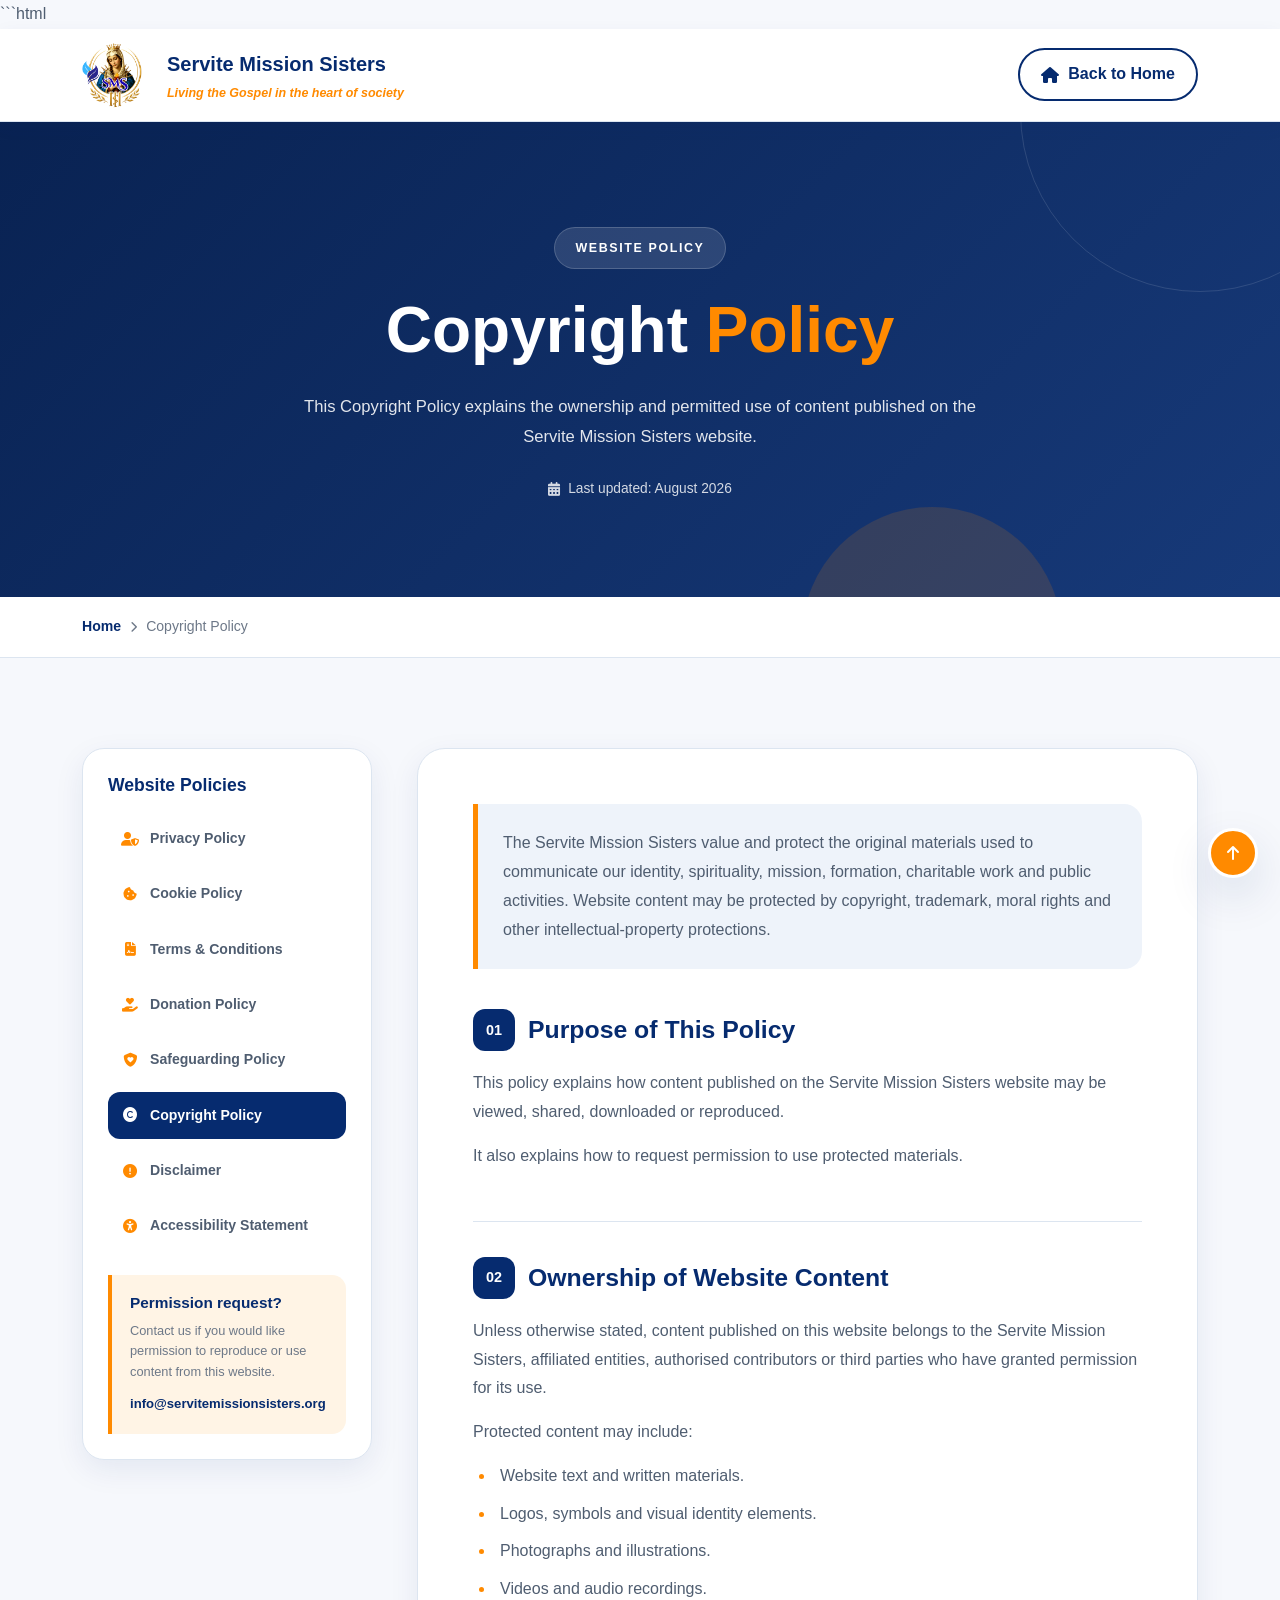
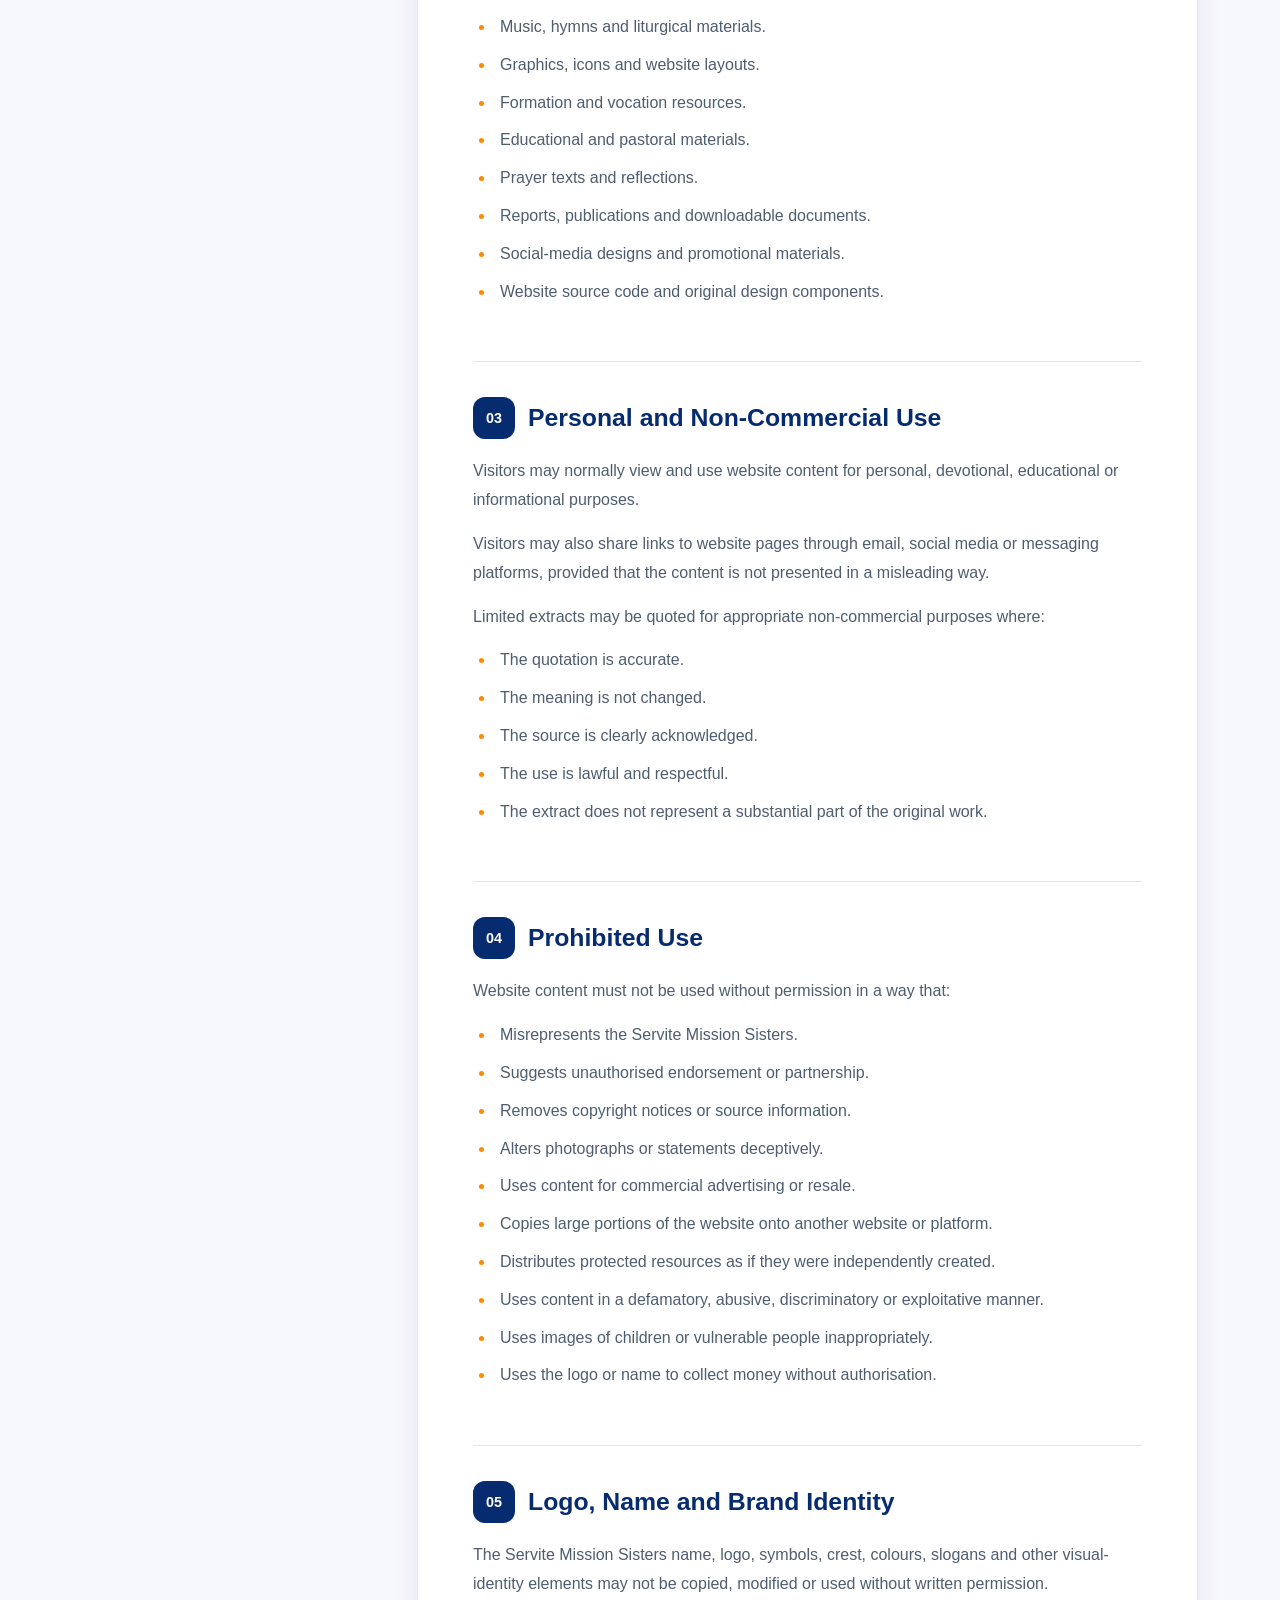
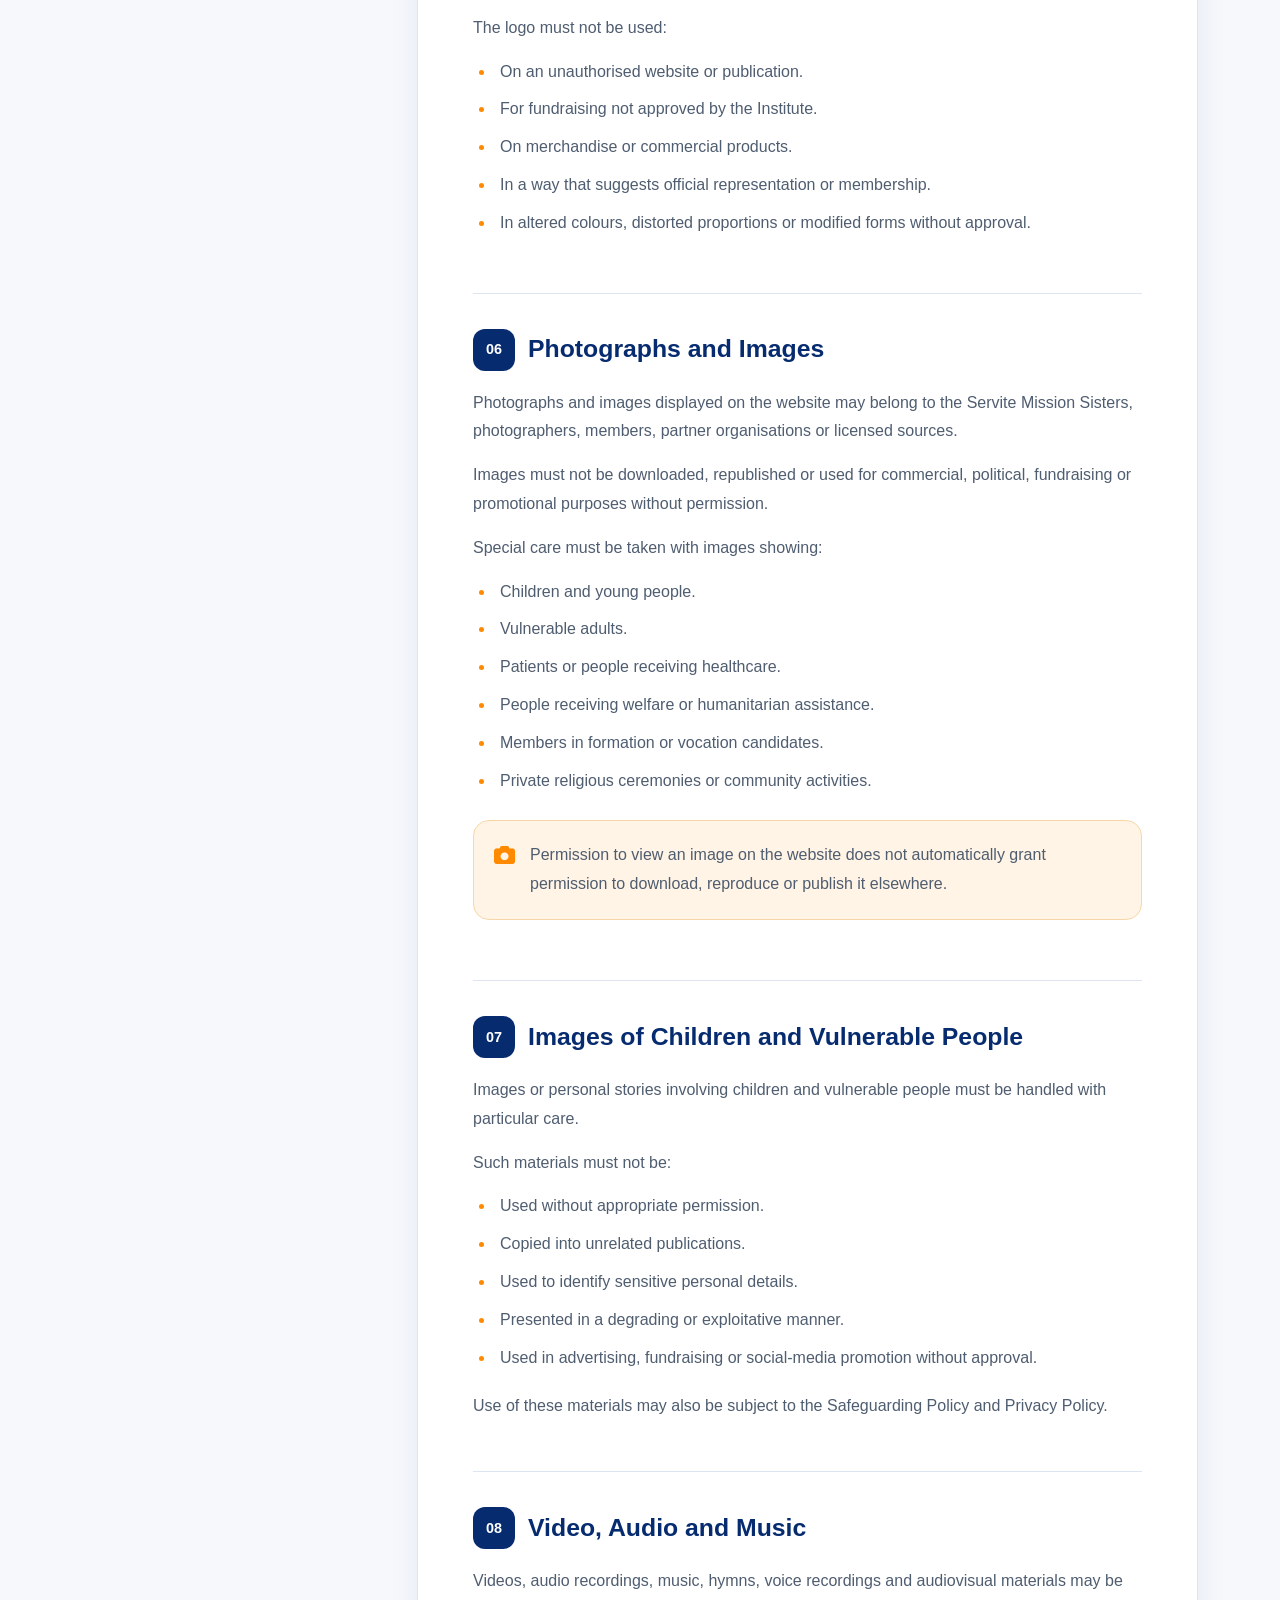
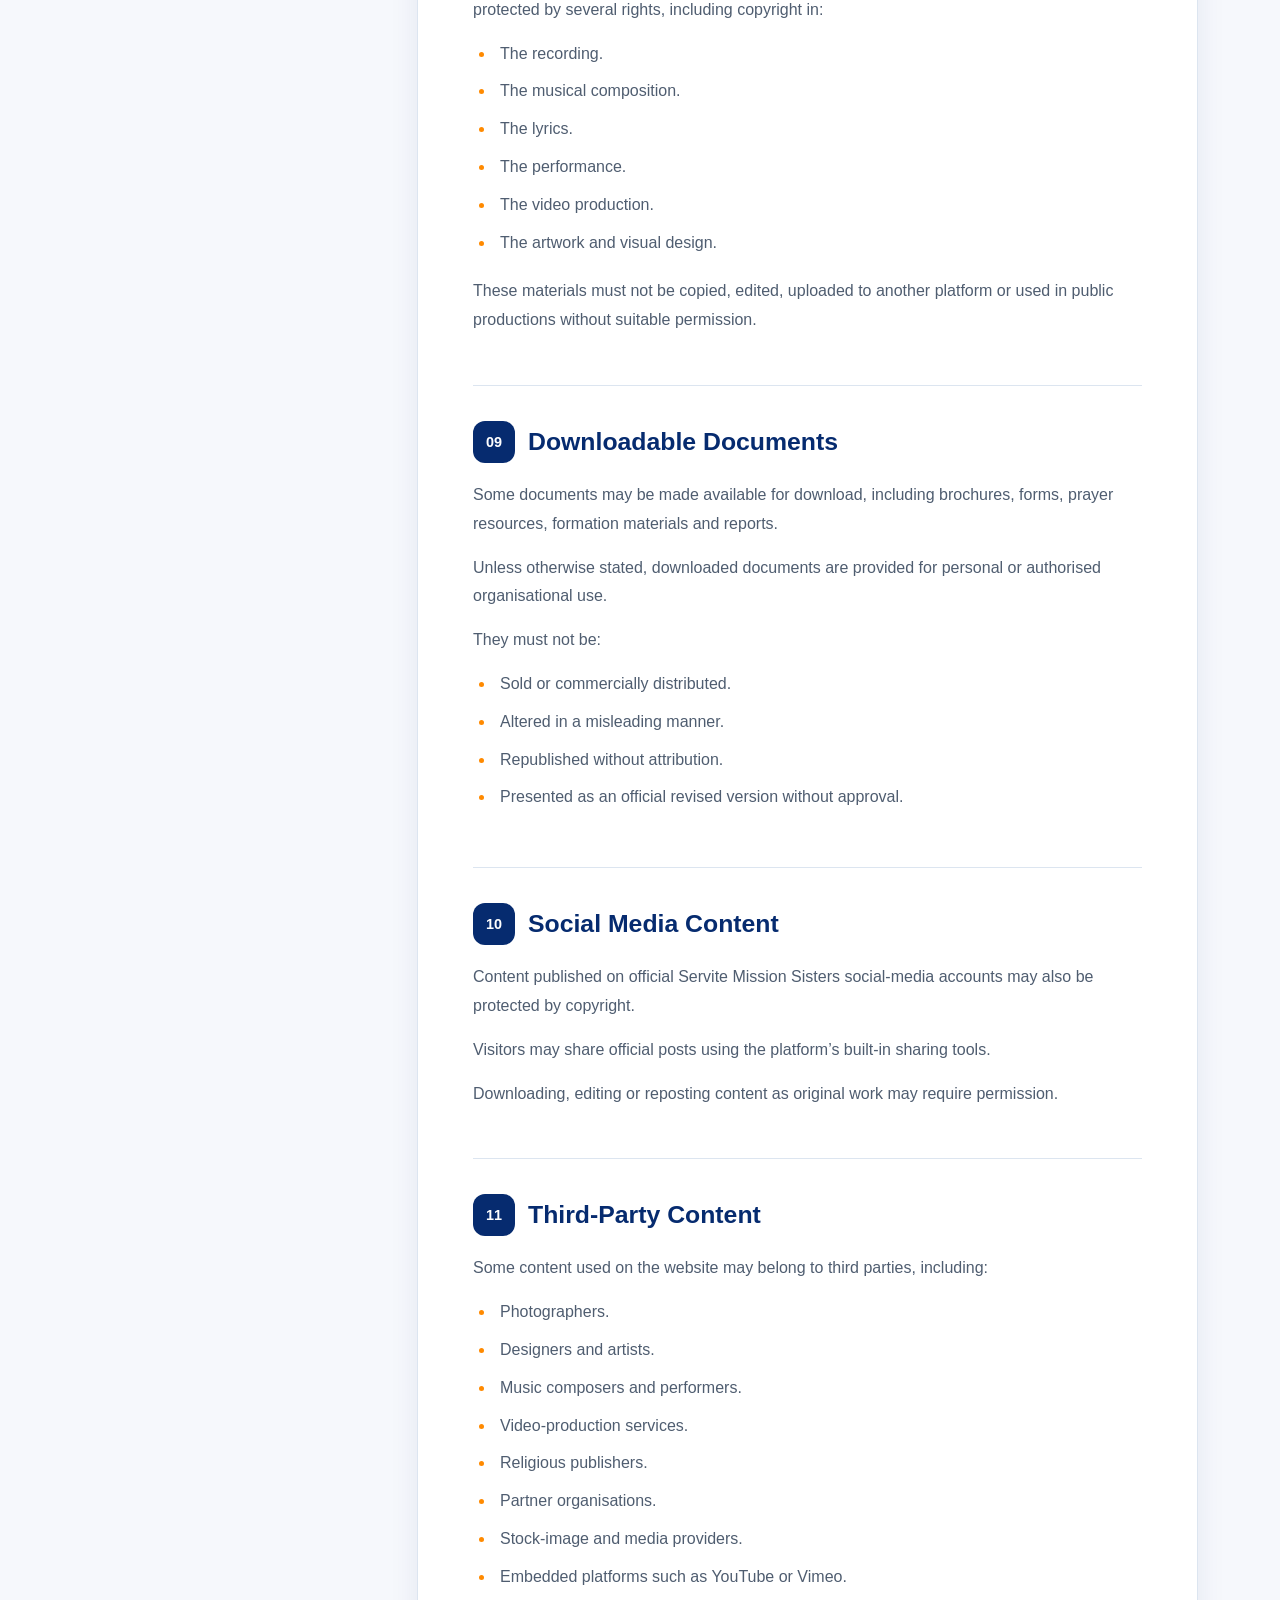
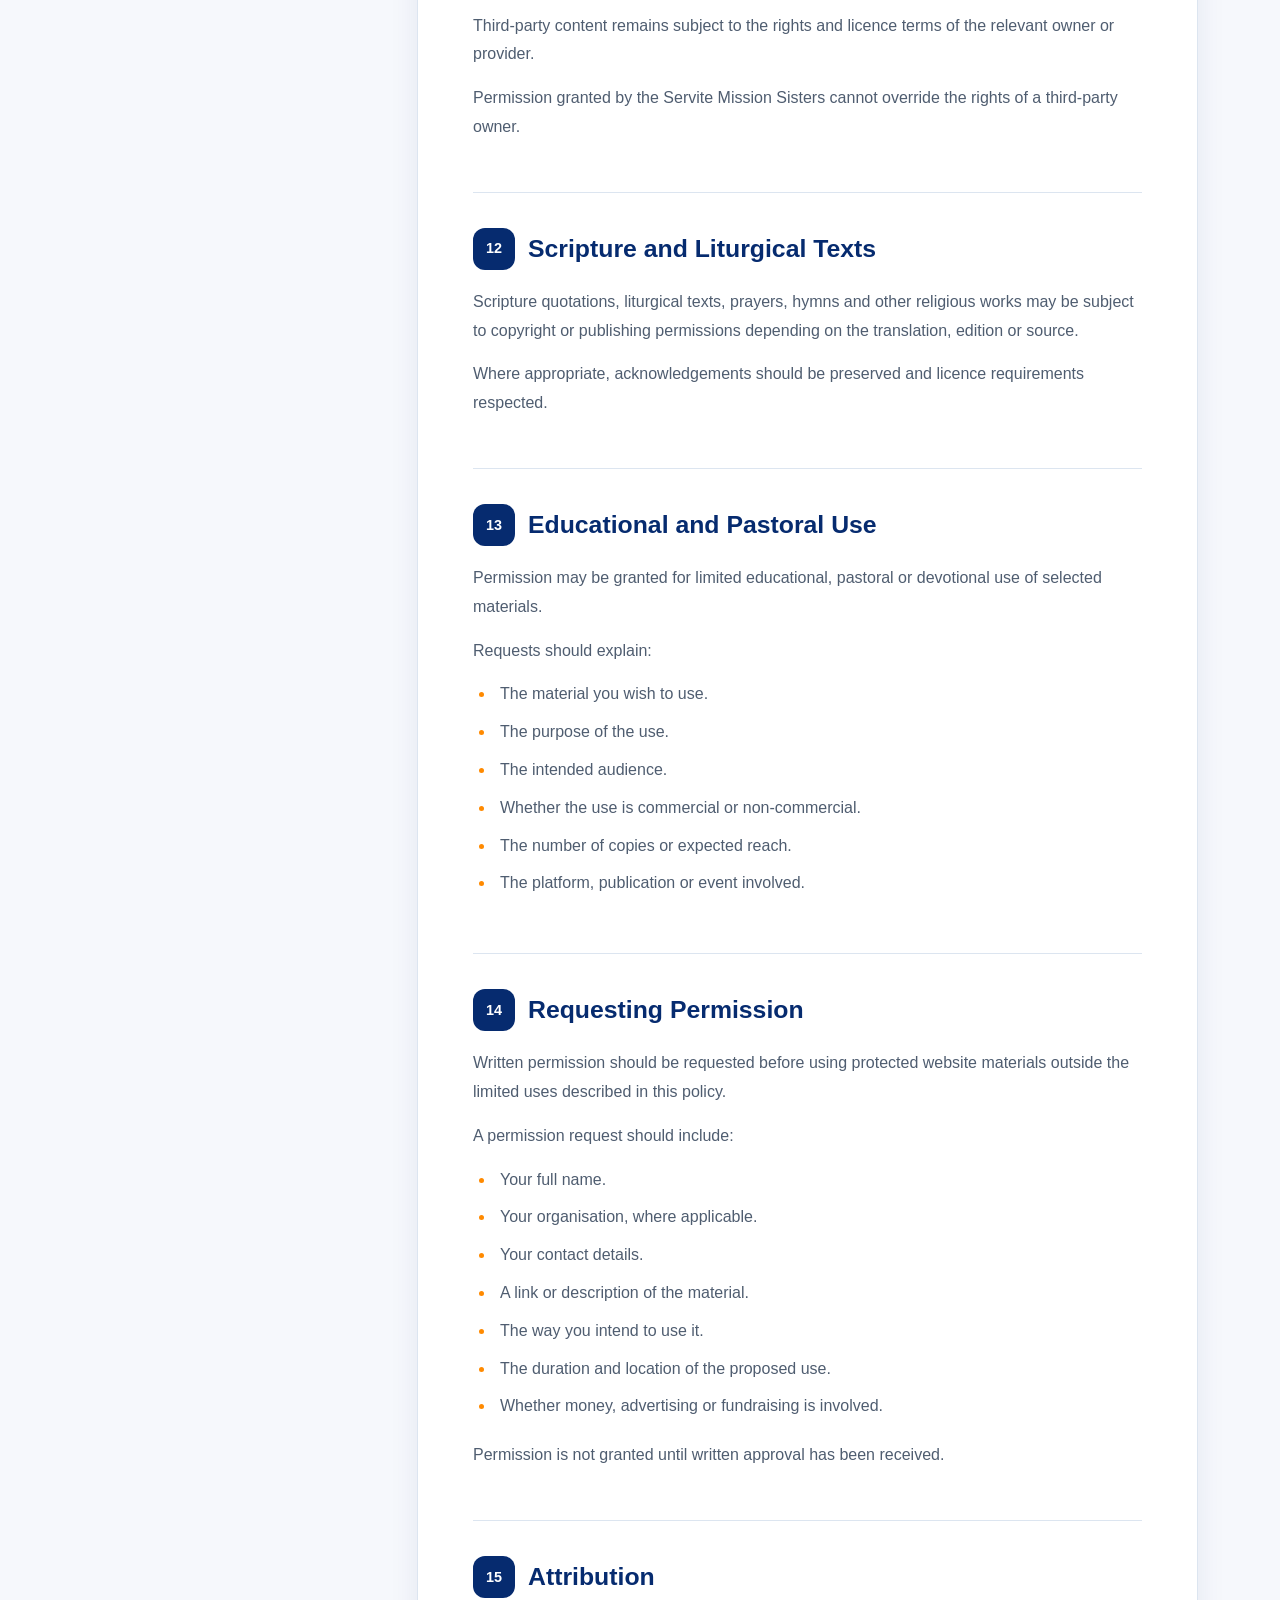
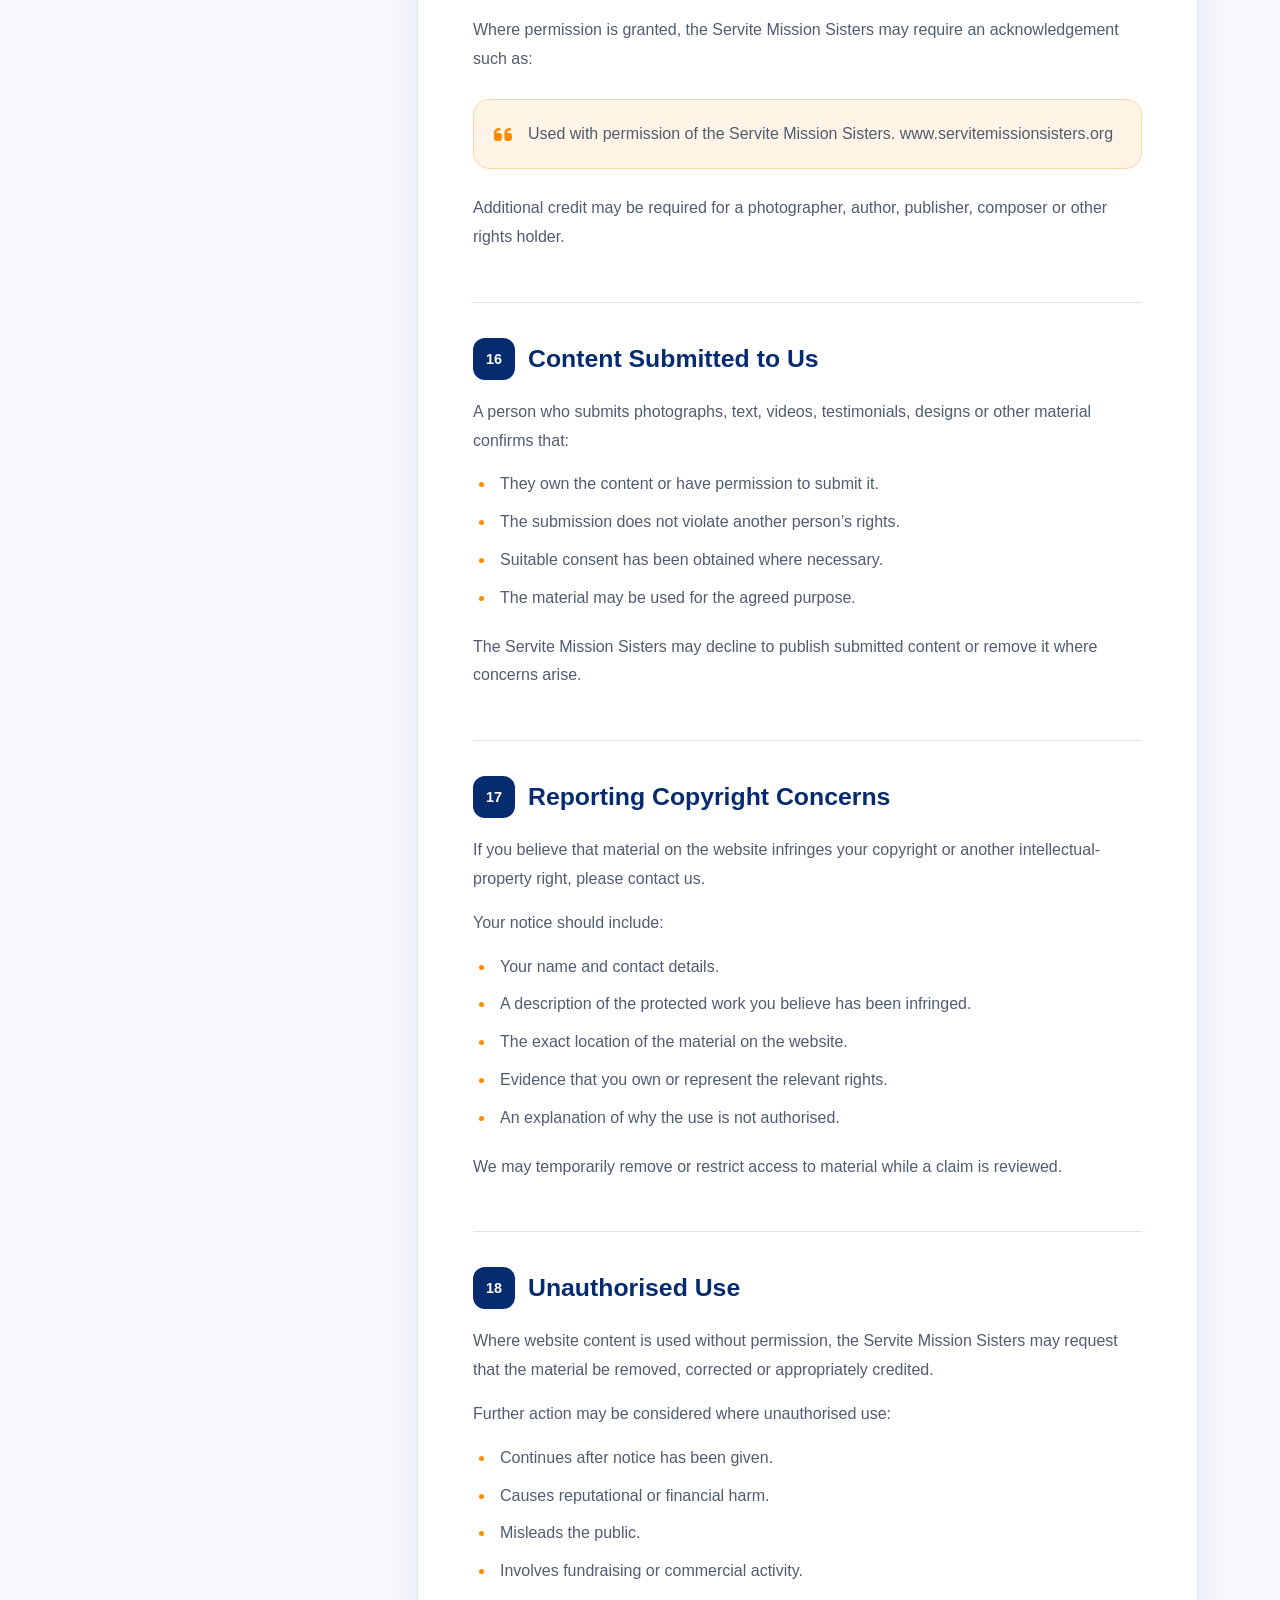
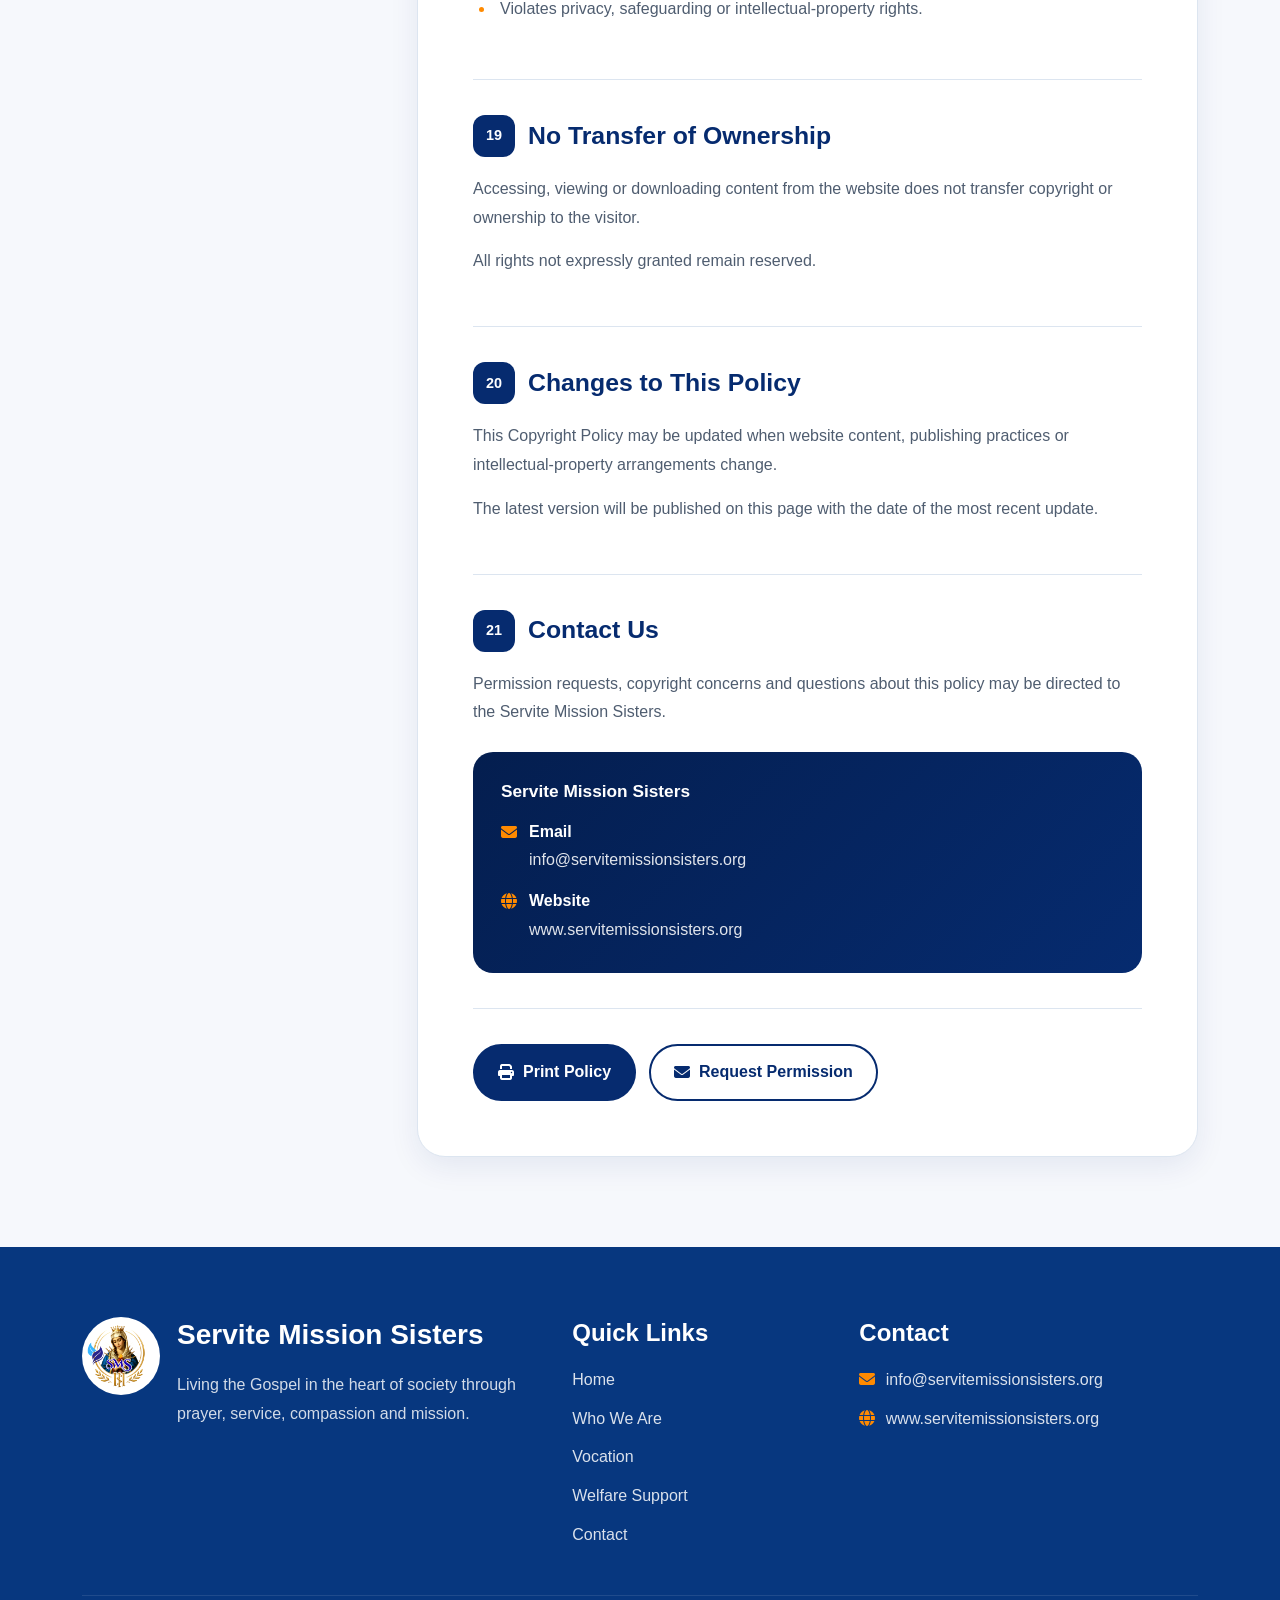
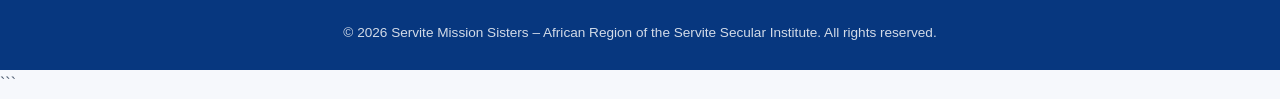
<file: copyright-policy.html>
```html
<!DOCTYPE html>
<html lang="en">

<head>
    <meta charset="UTF-8">

    <meta name="viewport" content="width=device-width, initial-scale=1.0">

    <meta name="description" content="Copyright Policy for the Servite Mission Sisters website.">

    <title>Copyright Policy | Servite Mission Sisters</title>
    <!-- Google Analytics -->
    <script async src="https://www.googletagmanager.com/gtag/js?id=G-4ECHGK3DW0"></script>

    <script>
        window.dataLayer = window.dataLayer || [];

        function gtag() {
            dataLayer.push(arguments);
        }

        gtag('js', new Date());

        gtag('config', 'G-4ECHGK3DW0');
    </script>
    <!-- =========================================
     FAVICON
========================================= -->

    <link rel="icon" type="image/png" sizes="16x16" href="./assets/images/favicon-16x16.png">

    <link rel="icon" type="image/png" sizes="32x32" href="./assets/images/favicon-32x32.png">

    <link rel="icon" type="image/png" sizes="48x48" href="./assets/images/favicon-48x48.png">

    <link rel="apple-touch-icon" sizes="180x180" href="./assets/images/apple-touch-icon.png">

    <link rel="shortcut icon" href="./assets/images/favicon.ico">

    <meta name="theme-color" content="#062b6f">

    <link rel="icon" type="image/png" href="./assets/images/logo.servsister.png">

    <link rel="stylesheet" href="./assets/css/bootstrap.min.css">

    <link rel="stylesheet" href="./assets/icons/fontawesome/css/fontawesome.min.css">

    <link rel="stylesheet" href="./assets/icons/fontawesome/css/solid.min.css">

    <link rel="stylesheet" href="./assets/icons/fontawesome/css/brands.min.css">

    <link rel="stylesheet" href="./assets/css/policy.css">
</head>

<body id="top">

    <header class="policy-header">

        <div class="container">

            <div class="policy-header-wrapper">

                <a href="index.html" class="policy-brand">

                    <img src="./assets/images/logo.servsister.png" alt="Servite Mission Sisters Logo">

                    <div class="policy-brand-text">

                        <strong>
                            Servite Mission Sisters
                        </strong>

                        <span>
                            Living the Gospel in the heart of society
                        </span>

                    </div>

                </a>

                <a href="index.html" class="policy-home-link">

                    <i class="fas fa-home"></i>

                    <span>Back to Home</span>

                </a>

            </div>

        </div>

    </header>


    <main>

        <section class="policy-hero">

            <div class="container">

                <div class="policy-hero-content">

                    <span class="policy-label">
                        Website Policy
                    </span>

                    <h1>
                        Copyright <span>Policy</span>
                    </h1>

                    <p>
                        This Copyright Policy explains the ownership and permitted
                        use of content published on the Servite Mission Sisters website.
                    </p>

                    <div class="policy-updated">

                        <i class="fas fa-calendar-alt"></i>

                        Last updated: August 2026

                    </div>

                </div>

            </div>

        </section>


        <div class="policy-breadcrumb">

            <div class="container">

                <div class="policy-breadcrumb-wrapper">

                    <a href="index.html">Home</a>

                    <i class="fas fa-chevron-right"></i>

                    <span>Copyright Policy</span>

                </div>

            </div>

        </div>


        <section class="policy-main">

            <div class="container">

                <div class="policy-layout">

                    <aside class="policy-sidebar">

                        <h2>
                            Website Policies
                        </h2>

                        <nav class="policy-navigation">

                            <a href="privacy-policy.html">
                                <i class="fas fa-user-shield"></i>
                                Privacy Policy
                            </a>

                            <a href="cookie-policy.html">
                                <i class="fas fa-cookie-bite"></i>
                                Cookie Policy
                            </a>

                            <a href="terms-and-conditions.html">
                                <i class="fas fa-file-contract"></i>
                                Terms &amp; Conditions
                            </a>

                            <a href="donation-policy.html">
                                <i class="fas fa-hand-holding-heart"></i>
                                Donation Policy
                            </a>

                            <a href="safeguarding-policy.html">
                                <i class="fas fa-shield-heart"></i>
                                Safeguarding Policy
                            </a>

                            <a href="copyright-policy.html" class="active">
                                <i class="fas fa-copyright"></i>
                                Copyright Policy
                            </a>

                            <a href="disclaimer.html">
                                <i class="fas fa-circle-exclamation"></i>
                                Disclaimer
                            </a>

                            <a href="accessibility-statement.html">
                                <i class="fas fa-universal-access"></i>
                                Accessibility Statement
                            </a>

                        </nav>

                        <div class="policy-help-box">

                            <h3>Permission request?</h3>

                            <p>
                                Contact us if you would like permission to reproduce
                                or use content from this website.
                            </p>

                            <a href="mailto:info@servitemissionsisters.org">
                                info@servitemissionsisters.org
                            </a>

                        </div>

                    </aside>


                    <article class="policy-content">

                        <div class="policy-introduction">

                            The Servite Mission Sisters value and protect the original
                            materials used to communicate our identity, spirituality,
                            mission, formation, charitable work and public activities.
                            Website content may be protected by copyright, trademark,
                            moral rights and other intellectual-property protections.

                        </div>


                        <section class="policy-section" id="purpose">

                            <h2>
                                <span>01</span>
                                Purpose of This Policy
                            </h2>

                            <p>
                                This policy explains how content published on the
                                Servite Mission Sisters website may be viewed, shared,
                                downloaded or reproduced.
                            </p>

                            <p>
                                It also explains how to request permission to use
                                protected materials.
                            </p>

                        </section>


                        <section class="policy-section" id="ownership">

                            <h2>
                                <span>02</span>
                                Ownership of Website Content
                            </h2>

                            <p>
                                Unless otherwise stated, content published on this
                                website belongs to the Servite Mission Sisters,
                                affiliated entities, authorised contributors or
                                third parties who have granted permission for its use.
                            </p>

                            <p>
                                Protected content may include:
                            </p>

                            <ul>
                                <li>Website text and written materials.</li>

                                <li>Logos, symbols and visual identity elements.</li>

                                <li>Photographs and illustrations.</li>

                                <li>Videos and audio recordings.</li>

                                <li>Music, hymns and liturgical materials.</li>

                                <li>Graphics, icons and website layouts.</li>

                                <li>Formation and vocation resources.</li>

                                <li>Educational and pastoral materials.</li>

                                <li>Prayer texts and reflections.</li>

                                <li>Reports, publications and downloadable documents.</li>

                                <li>Social-media designs and promotional materials.</li>

                                <li>Website source code and original design components.</li>
                            </ul>

                        </section>


                        <section class="policy-section" id="permitted-use">

                            <h2>
                                <span>03</span>
                                Personal and Non-Commercial Use
                            </h2>

                            <p>
                                Visitors may normally view and use website content
                                for personal, devotional, educational or informational
                                purposes.
                            </p>

                            <p>
                                Visitors may also share links to website pages through
                                email, social media or messaging platforms, provided
                                that the content is not presented in a misleading way.
                            </p>

                            <p>
                                Limited extracts may be quoted for appropriate
                                non-commercial purposes where:
                            </p>

                            <ul>
                                <li>The quotation is accurate.</li>

                                <li>The meaning is not changed.</li>

                                <li>The source is clearly acknowledged.</li>

                                <li>The use is lawful and respectful.</li>

                                <li>
                                    The extract does not represent a substantial part
                                    of the original work.
                                </li>
                            </ul>

                        </section>


                        <section class="policy-section" id="prohibited-use">

                            <h2>
                                <span>04</span>
                                Prohibited Use
                            </h2>

                            <p>
                                Website content must not be used without permission
                                in a way that:
                            </p>

                            <ul>
                                <li>Misrepresents the Servite Mission Sisters.</li>

                                <li>Suggests unauthorised endorsement or partnership.</li>

                                <li>Removes copyright notices or source information.</li>

                                <li>Alters photographs or statements deceptively.</li>

                                <li>Uses content for commercial advertising or resale.</li>

                                <li>
                                    Copies large portions of the website onto another
                                    website or platform.
                                </li>

                                <li>
                                    Distributes protected resources as if they were
                                    independently created.
                                </li>

                                <li>
                                    Uses content in a defamatory, abusive, discriminatory
                                    or exploitative manner.
                                </li>

                                <li>
                                    Uses images of children or vulnerable people
                                    inappropriately.
                                </li>

                                <li>
                                    Uses the logo or name to collect money without
                                    authorisation.
                                </li>
                            </ul>

                        </section>


                        <section class="policy-section" id="logo">

                            <h2>
                                <span>05</span>
                                Logo, Name and Brand Identity
                            </h2>

                            <p>
                                The Servite Mission Sisters name, logo, symbols,
                                crest, colours, slogans and other visual-identity
                                elements may not be copied, modified or used without
                                written permission.
                            </p>

                            <p>
                                The logo must not be used:
                            </p>

                            <ul>
                                <li>On an unauthorised website or publication.</li>

                                <li>For fundraising not approved by the Institute.</li>

                                <li>On merchandise or commercial products.</li>

                                <li>
                                    In a way that suggests official representation
                                    or membership.
                                </li>

                                <li>
                                    In altered colours, distorted proportions or
                                    modified forms without approval.
                                </li>
                            </ul>

                        </section>


                        <section class="policy-section" id="photographs">

                            <h2>
                                <span>06</span>
                                Photographs and Images
                            </h2>

                            <p>
                                Photographs and images displayed on the website may
                                belong to the Servite Mission Sisters, photographers,
                                members, partner organisations or licensed sources.
                            </p>

                            <p>
                                Images must not be downloaded, republished or used
                                for commercial, political, fundraising or promotional
                                purposes without permission.
                            </p>

                            <p>
                                Special care must be taken with images showing:
                            </p>

                            <ul>
                                <li>Children and young people.</li>

                                <li>Vulnerable adults.</li>

                                <li>Patients or people receiving healthcare.</li>

                                <li>People receiving welfare or humanitarian assistance.</li>

                                <li>Members in formation or vocation candidates.</li>

                                <li>Private religious ceremonies or community activities.</li>
                            </ul>

                            <div class="policy-highlight">

                                <i class="fas fa-camera"></i>

                                <div>
                                    Permission to view an image on the website does not
                                    automatically grant permission to download, reproduce
                                    or publish it elsewhere.
                                </div>

                            </div>

                        </section>


                        <section class="policy-section" id="children-images">

                            <h2>
                                <span>07</span>
                                Images of Children and Vulnerable People
                            </h2>

                            <p>
                                Images or personal stories involving children and
                                vulnerable people must be handled with particular care.
                            </p>

                            <p>
                                Such materials must not be:
                            </p>

                            <ul>
                                <li>Used without appropriate permission.</li>

                                <li>Copied into unrelated publications.</li>

                                <li>Used to identify sensitive personal details.</li>

                                <li>Presented in a degrading or exploitative manner.</li>

                                <li>
                                    Used in advertising, fundraising or social-media
                                    promotion without approval.
                                </li>
                            </ul>

                            <p>
                                Use of these materials may also be subject to the
                                Safeguarding Policy and Privacy Policy.
                            </p>

                        </section>


                        <section class="policy-section" id="video-audio">

                            <h2>
                                <span>08</span>
                                Video, Audio and Music
                            </h2>

                            <p>
                                Videos, audio recordings, music, hymns, voice recordings
                                and audiovisual materials may be protected by several
                                rights, including copyright in:
                            </p>

                            <ul>
                                <li>The recording.</li>

                                <li>The musical composition.</li>

                                <li>The lyrics.</li>

                                <li>The performance.</li>

                                <li>The video production.</li>

                                <li>The artwork and visual design.</li>
                            </ul>

                            <p>
                                These materials must not be copied, edited, uploaded
                                to another platform or used in public productions
                                without suitable permission.
                            </p>

                        </section>


                        <section class="policy-section" id="documents">

                            <h2>
                                <span>09</span>
                                Downloadable Documents
                            </h2>

                            <p>
                                Some documents may be made available for download,
                                including brochures, forms, prayer resources,
                                formation materials and reports.
                            </p>

                            <p>
                                Unless otherwise stated, downloaded documents are
                                provided for personal or authorised organisational use.
                            </p>

                            <p>
                                They must not be:
                            </p>

                            <ul>
                                <li>Sold or commercially distributed.</li>

                                <li>Altered in a misleading manner.</li>

                                <li>Republished without attribution.</li>

                                <li>
                                    Presented as an official revised version without
                                    approval.
                                </li>
                            </ul>

                        </section>


                        <section class="policy-section" id="social-media">

                            <h2>
                                <span>10</span>
                                Social Media Content
                            </h2>

                            <p>
                                Content published on official Servite Mission Sisters
                                social-media accounts may also be protected by copyright.
                            </p>

                            <p>
                                Visitors may share official posts using the platform’s
                                built-in sharing tools.
                            </p>

                            <p>
                                Downloading, editing or reposting content as original
                                work may require permission.
                            </p>

                        </section>


                        <section class="policy-section" id="third-party">

                            <h2>
                                <span>11</span>
                                Third-Party Content
                            </h2>

                            <p>
                                Some content used on the website may belong to third
                                parties, including:
                            </p>

                            <ul>
                                <li>Photographers.</li>

                                <li>Designers and artists.</li>

                                <li>Music composers and performers.</li>

                                <li>Video-production services.</li>

                                <li>Religious publishers.</li>

                                <li>Partner organisations.</li>

                                <li>Stock-image and media providers.</li>

                                <li>Embedded platforms such as YouTube or Vimeo.</li>
                            </ul>

                            <p>
                                Third-party content remains subject to the rights
                                and licence terms of the relevant owner or provider.
                            </p>

                            <p>
                                Permission granted by the Servite Mission Sisters
                                cannot override the rights of a third-party owner.
                            </p>

                        </section>


                        <section class="policy-section" id="scripture">

                            <h2>
                                <span>12</span>
                                Scripture and Liturgical Texts
                            </h2>

                            <p>
                                Scripture quotations, liturgical texts, prayers,
                                hymns and other religious works may be subject to
                                copyright or publishing permissions depending on
                                the translation, edition or source.
                            </p>

                            <p>
                                Where appropriate, acknowledgements should be preserved
                                and licence requirements respected.
                            </p>

                        </section>


                        <section class="policy-section" id="educational-use">

                            <h2>
                                <span>13</span>
                                Educational and Pastoral Use
                            </h2>

                            <p>
                                Permission may be granted for limited educational,
                                pastoral or devotional use of selected materials.
                            </p>

                            <p>
                                Requests should explain:
                            </p>

                            <ul>
                                <li>The material you wish to use.</li>

                                <li>The purpose of the use.</li>

                                <li>The intended audience.</li>

                                <li>Whether the use is commercial or non-commercial.</li>

                                <li>The number of copies or expected reach.</li>

                                <li>The platform, publication or event involved.</li>
                            </ul>

                        </section>


                        <section class="policy-section" id="permission">

                            <h2>
                                <span>14</span>
                                Requesting Permission
                            </h2>

                            <p>
                                Written permission should be requested before using
                                protected website materials outside the limited uses
                                described in this policy.
                            </p>

                            <p>
                                A permission request should include:
                            </p>

                            <ul>
                                <li>Your full name.</li>

                                <li>Your organisation, where applicable.</li>

                                <li>Your contact details.</li>

                                <li>A link or description of the material.</li>

                                <li>The way you intend to use it.</li>

                                <li>The duration and location of the proposed use.</li>

                                <li>
                                    Whether money, advertising or fundraising is involved.
                                </li>
                            </ul>

                            <p>
                                Permission is not granted until written approval has
                                been received.
                            </p>

                        </section>


                        <section class="policy-section" id="attribution">

                            <h2>
                                <span>15</span>
                                Attribution
                            </h2>

                            <p>
                                Where permission is granted, the Servite Mission Sisters
                                may require an acknowledgement such as:
                            </p>

                            <div class="policy-highlight">

                                <i class="fas fa-quote-left"></i>

                                <div>
                                    Used with permission of the Servite Mission Sisters.
                                    www.servitemissionsisters.org
                                </div>

                            </div>

                            <p>
                                Additional credit may be required for a photographer,
                                author, publisher, composer or other rights holder.
                            </p>

                        </section>


                        <section class="policy-section" id="user-submissions">

                            <h2>
                                <span>16</span>
                                Content Submitted to Us
                            </h2>

                            <p>
                                A person who submits photographs, text, videos,
                                testimonials, designs or other material confirms that:
                            </p>

                            <ul>
                                <li>They own the content or have permission to submit it.</li>

                                <li>The submission does not violate another person’s rights.</li>

                                <li>Suitable consent has been obtained where necessary.</li>

                                <li>
                                    The material may be used for the agreed purpose.
                                </li>
                            </ul>

                            <p>
                                The Servite Mission Sisters may decline to publish
                                submitted content or remove it where concerns arise.
                            </p>

                        </section>


                        <section class="policy-section" id="infringement">

                            <h2>
                                <span>17</span>
                                Reporting Copyright Concerns
                            </h2>

                            <p>
                                If you believe that material on the website infringes
                                your copyright or another intellectual-property right,
                                please contact us.
                            </p>

                            <p>
                                Your notice should include:
                            </p>

                            <ul>
                                <li>Your name and contact details.</li>

                                <li>
                                    A description of the protected work you believe
                                    has been infringed.
                                </li>

                                <li>The exact location of the material on the website.</li>

                                <li>
                                    Evidence that you own or represent the relevant rights.
                                </li>

                                <li>
                                    An explanation of why the use is not authorised.
                                </li>
                            </ul>

                            <p>
                                We may temporarily remove or restrict access to material
                                while a claim is reviewed.
                            </p>

                        </section>


                        <section class="policy-section" id="unauthorised-use">

                            <h2>
                                <span>18</span>
                                Unauthorised Use
                            </h2>

                            <p>
                                Where website content is used without permission,
                                the Servite Mission Sisters may request that the
                                material be removed, corrected or appropriately credited.
                            </p>

                            <p>
                                Further action may be considered where unauthorised use:
                            </p>

                            <ul>
                                <li>Continues after notice has been given.</li>

                                <li>Causes reputational or financial harm.</li>

                                <li>Misleads the public.</li>

                                <li>Involves fundraising or commercial activity.</li>

                                <li>
                                    Violates privacy, safeguarding or intellectual-property
                                    rights.
                                </li>
                            </ul>

                        </section>


                        <section class="policy-section" id="no-transfer">

                            <h2>
                                <span>19</span>
                                No Transfer of Ownership
                            </h2>

                            <p>
                                Accessing, viewing or downloading content from the
                                website does not transfer copyright or ownership
                                to the visitor.
                            </p>

                            <p>
                                All rights not expressly granted remain reserved.
                            </p>

                        </section>


                        <section class="policy-section" id="changes">

                            <h2>
                                <span>20</span>
                                Changes to This Policy
                            </h2>

                            <p>
                                This Copyright Policy may be updated when website
                                content, publishing practices or intellectual-property
                                arrangements change.
                            </p>

                            <p>
                                The latest version will be published on this page
                                with the date of the most recent update.
                            </p>

                        </section>


                        <section class="policy-section" id="contact">

                            <h2>
                                <span>21</span>
                                Contact Us
                            </h2>

                            <p>
                                Permission requests, copyright concerns and questions
                                about this policy may be directed to the Servite Mission
                                Sisters.
                            </p>

                            <div class="policy-contact-card">

                                <h3>
                                    Servite Mission Sisters
                                </h3>

                                <div class="policy-contact-item">

                                    <i class="fas fa-envelope"></i>

                                    <div>
                                        <strong>Email</strong><br>

                                        <a href="mailto:info@servitemissionsisters.org">
                                            info@servitemissionsisters.org
                                        </a>
                                    </div>

                                </div>

                                <div class="policy-contact-item">

                                    <i class="fas fa-globe"></i>

                                    <div>
                                        <strong>Website</strong><br>

                                        <a href="https://www.servitemissionsisters.org" target="_blank"
                                            rel="noopener noreferrer">

                                            www.servitemissionsisters.org

                                        </a>
                                    </div>

                                </div>

                            </div>

                        </section>





                        <div class="policy-actions">

                            <button type="button" class="policy-action-button" onclick="window.print()">

                                <i class="fas fa-print"></i>

                                Print Policy

                            </button>

                            <a href="contact.html" class="policy-action-button secondary">

                                <i class="fas fa-envelope"></i>

                                Request Permission

                            </a>

                        </div>

                    </article>

                </div>

            </div>

        </section>

    </main>


    <footer class="policy-footer">

        <div class="container">

            <div class="policy-footer-grid">

                <div class="policy-footer-brand">

                    <img src="./assets/images/logo.servsister.png" alt="Servite Mission Sisters Logo">

                    <div>

                        <h3>
                            Servite Mission Sisters
                        </h3>

                        <p>
                            Living the Gospel in the heart of society through
                            prayer, service, compassion and mission.
                        </p>

                    </div>

                </div>


                <div>

                    <h4>Quick Links</h4>

                    <div class="policy-footer-links">

                        <a href="index.html">Home</a>

                        <a href="index.html#about">Who We Are</a>

                        <a href="index.vocation#.html">Vocation</a>

                        <a href="index.welfare#.html">Welfare Support</a>

                        <a href="index.html#contact">Contact</a>

                    </div>

                </div>


                <div class="policy-footer-contact">

                    <h4>Contact</h4>

                    <p>
                        <i class="fas fa-envelope"></i>

                        <a href="mailto:info@servitemissionsisters.org">
                            info@servitemissionsisters.org
                        </a>
                    </p>

                    <p>
                        <i class="fas fa-globe"></i>

                        <a href="https://www.servitemissionsisters.org" target="_blank" rel="noopener noreferrer">

                            www.servitemissionsisters.org

                        </a>
                    </p>

                </div>

            </div>


            <div class="policy-footer-bottom">

                <p>
                    &copy; <span id="currentYear"></span>
                    Servite Mission Sisters – African Region of the
                    Servite Secular Institute. All rights reserved.
                </p>

            </div>

        </div>

    </footer>


    <a href="#top" class="policy-back-top" aria-label="Back to top">

        <i class="fas fa-arrow-up"></i>

    </a>


    <script src="./assets/js/bootstrap.bundle.min.js"></script>

    <script>
        const currentYear = document.getElementById("currentYear");

        if (currentYear) {
            currentYear.textContent = new Date().getFullYear();
        }
    </script>

</body>

</html>
```
</file>
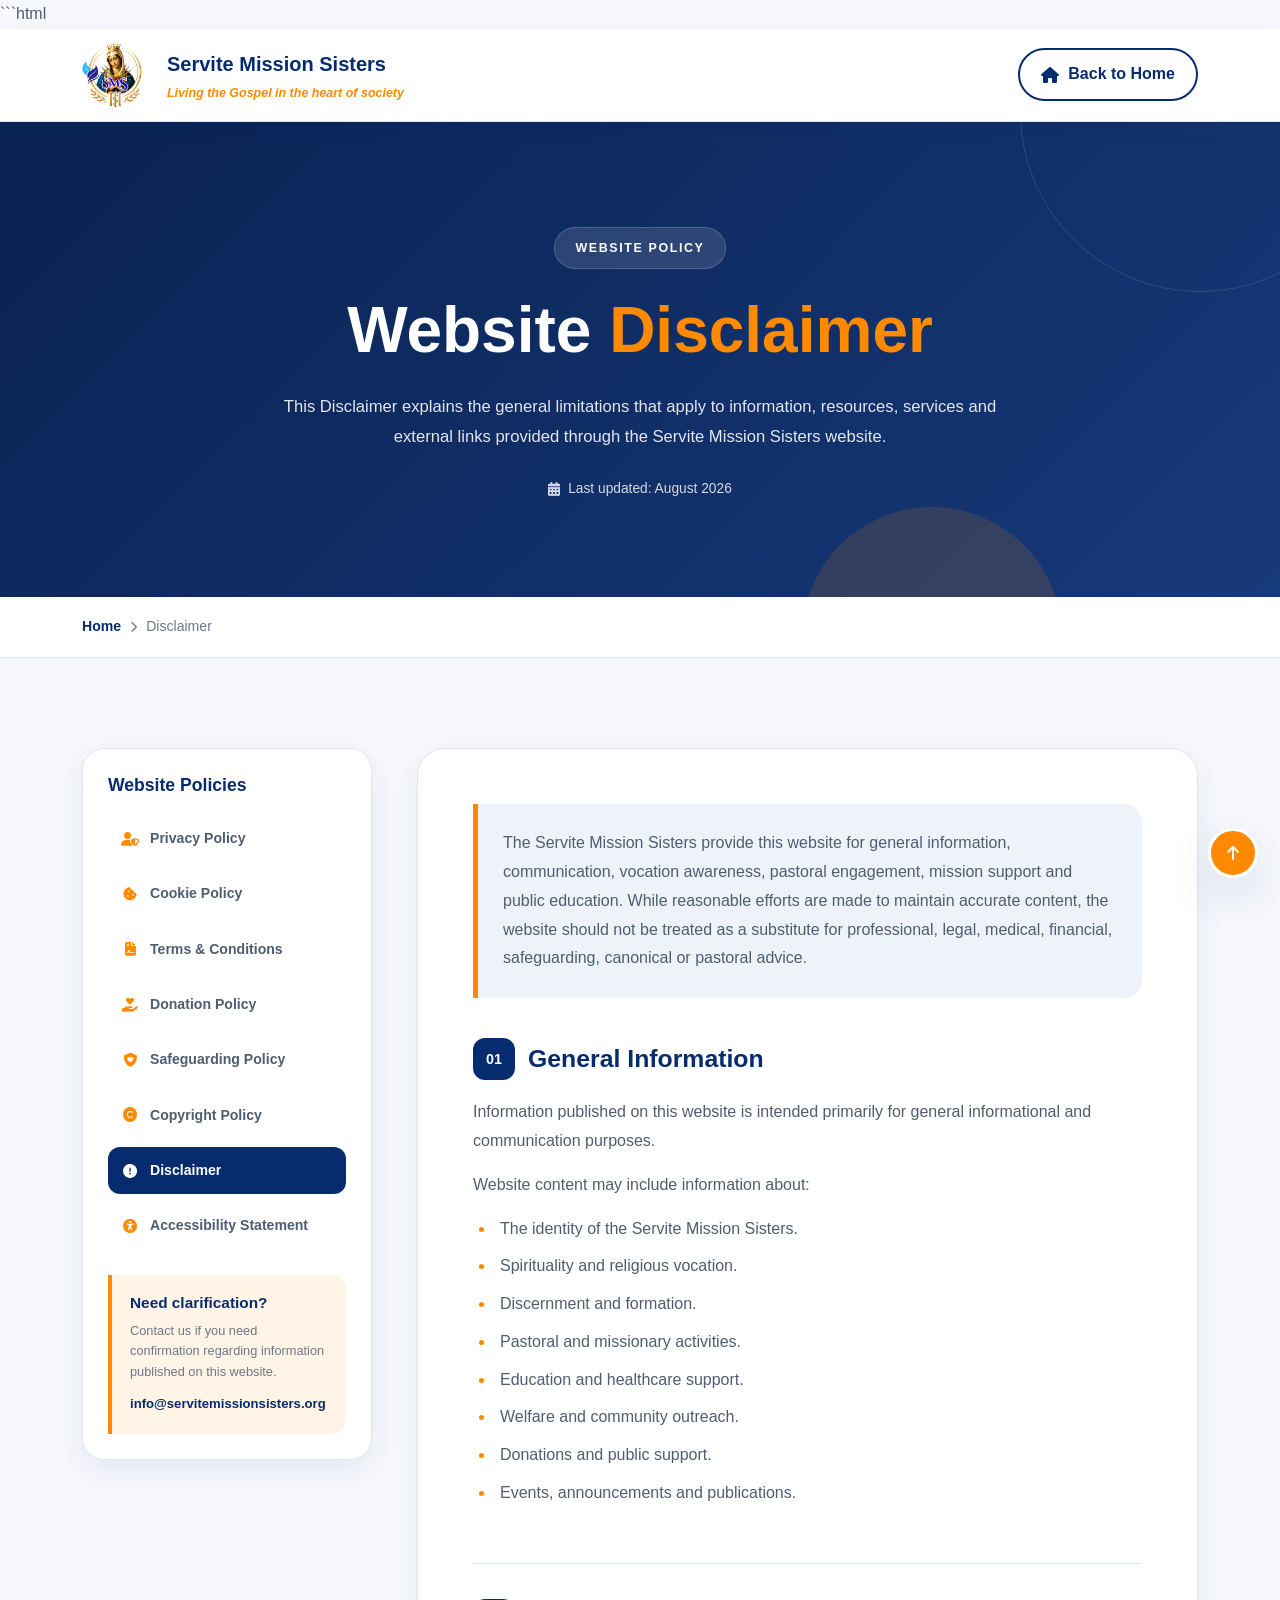
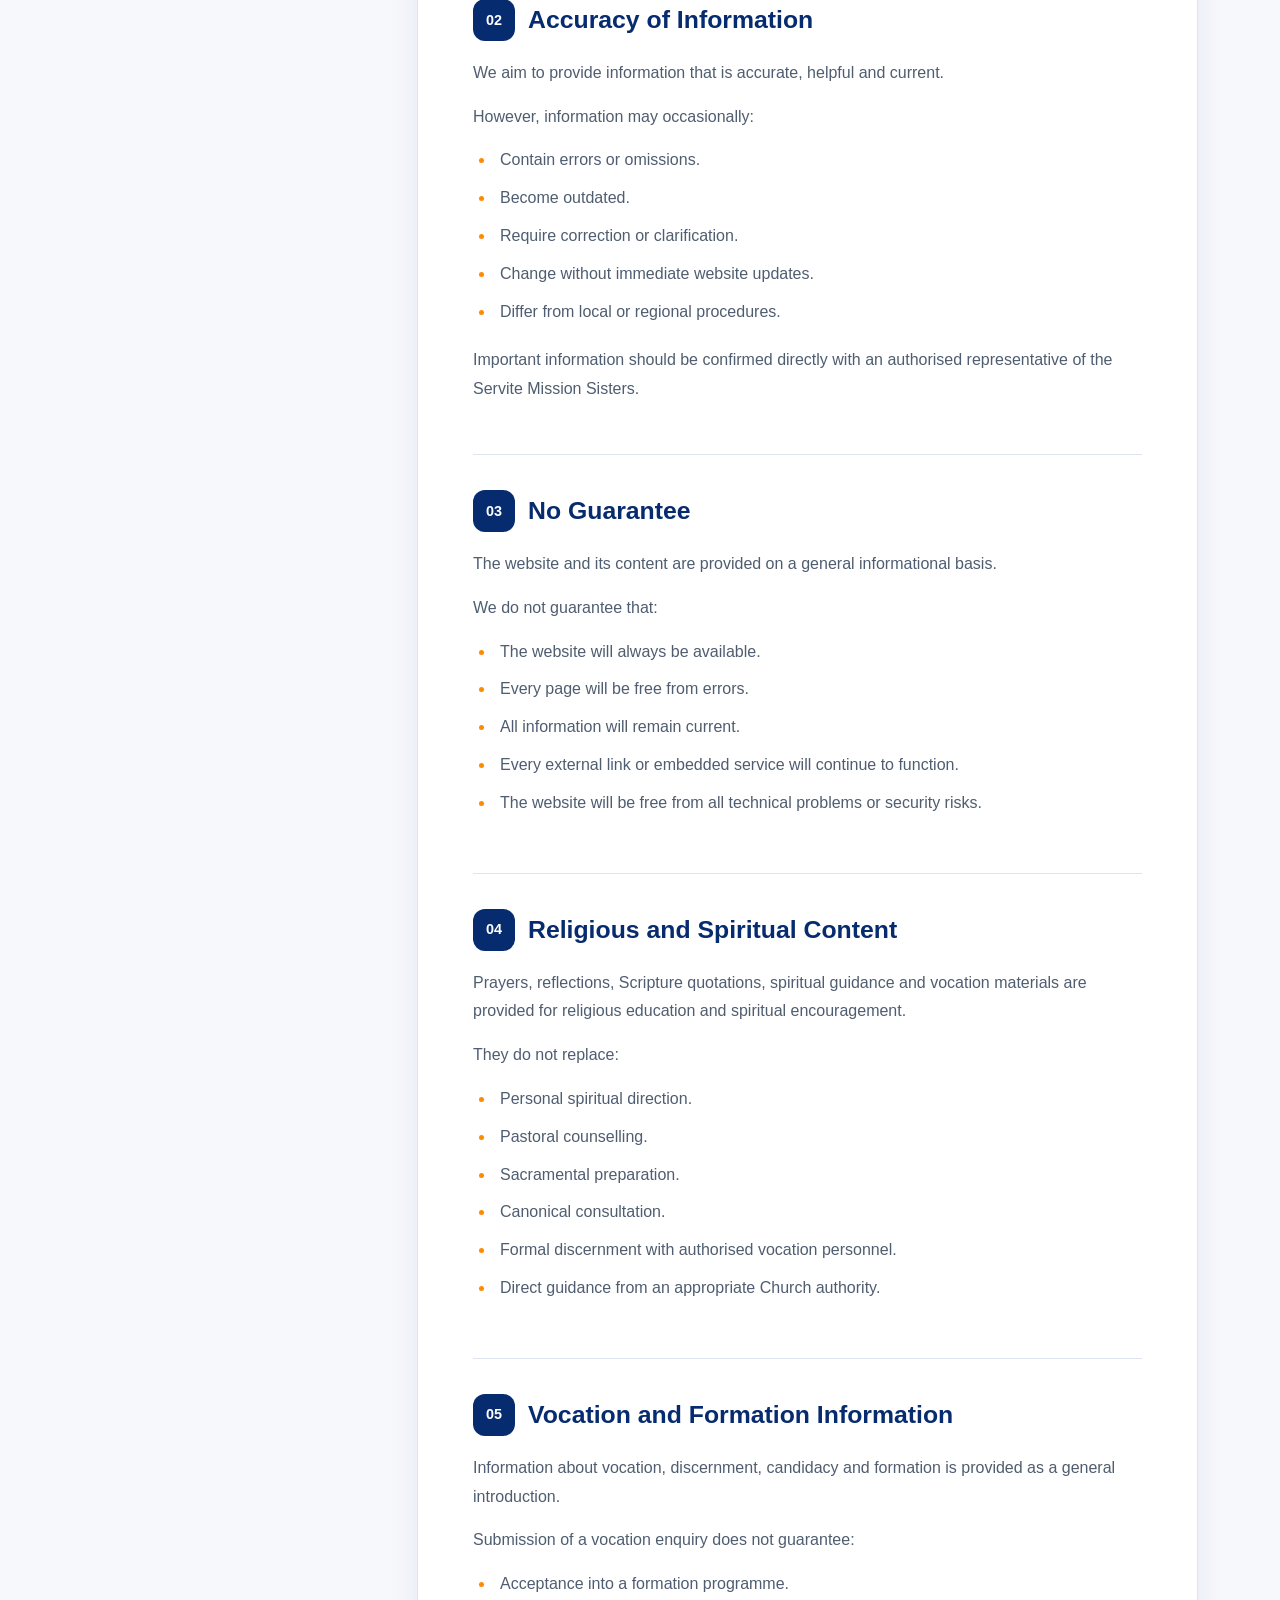
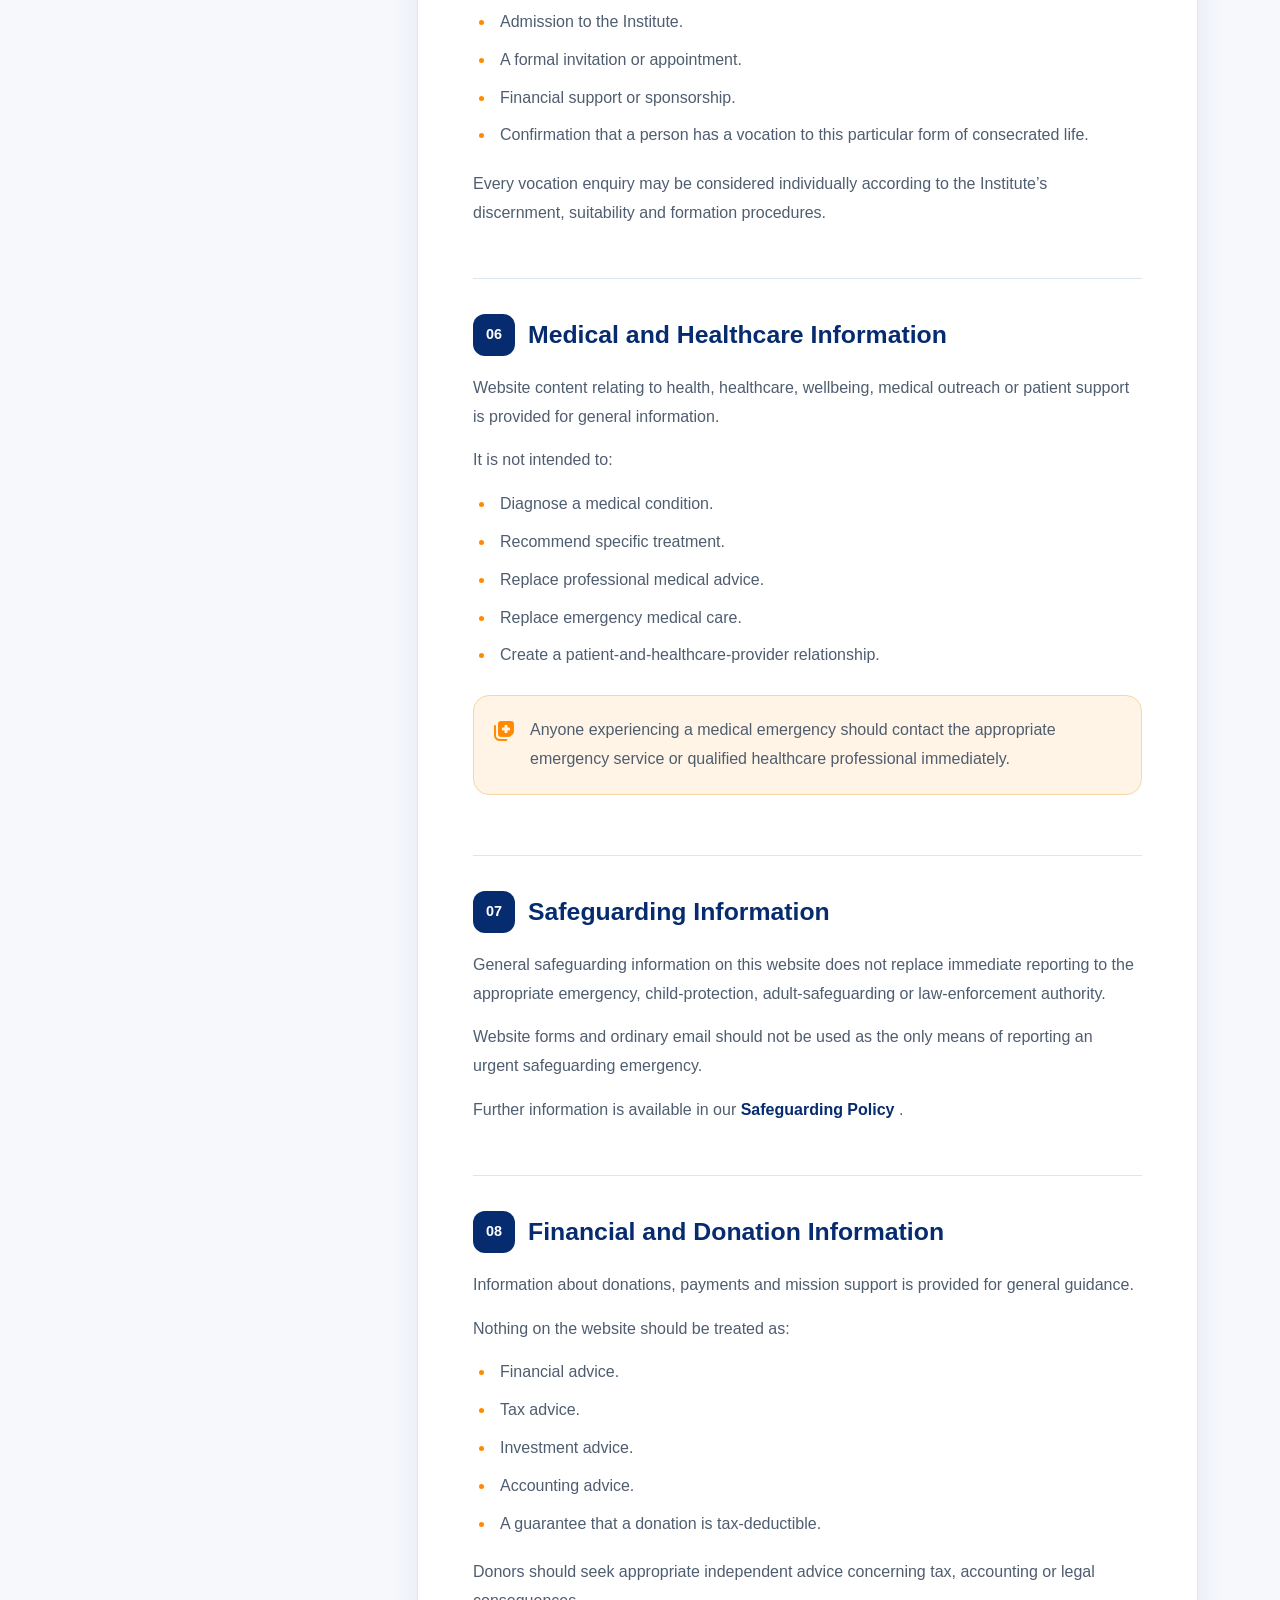
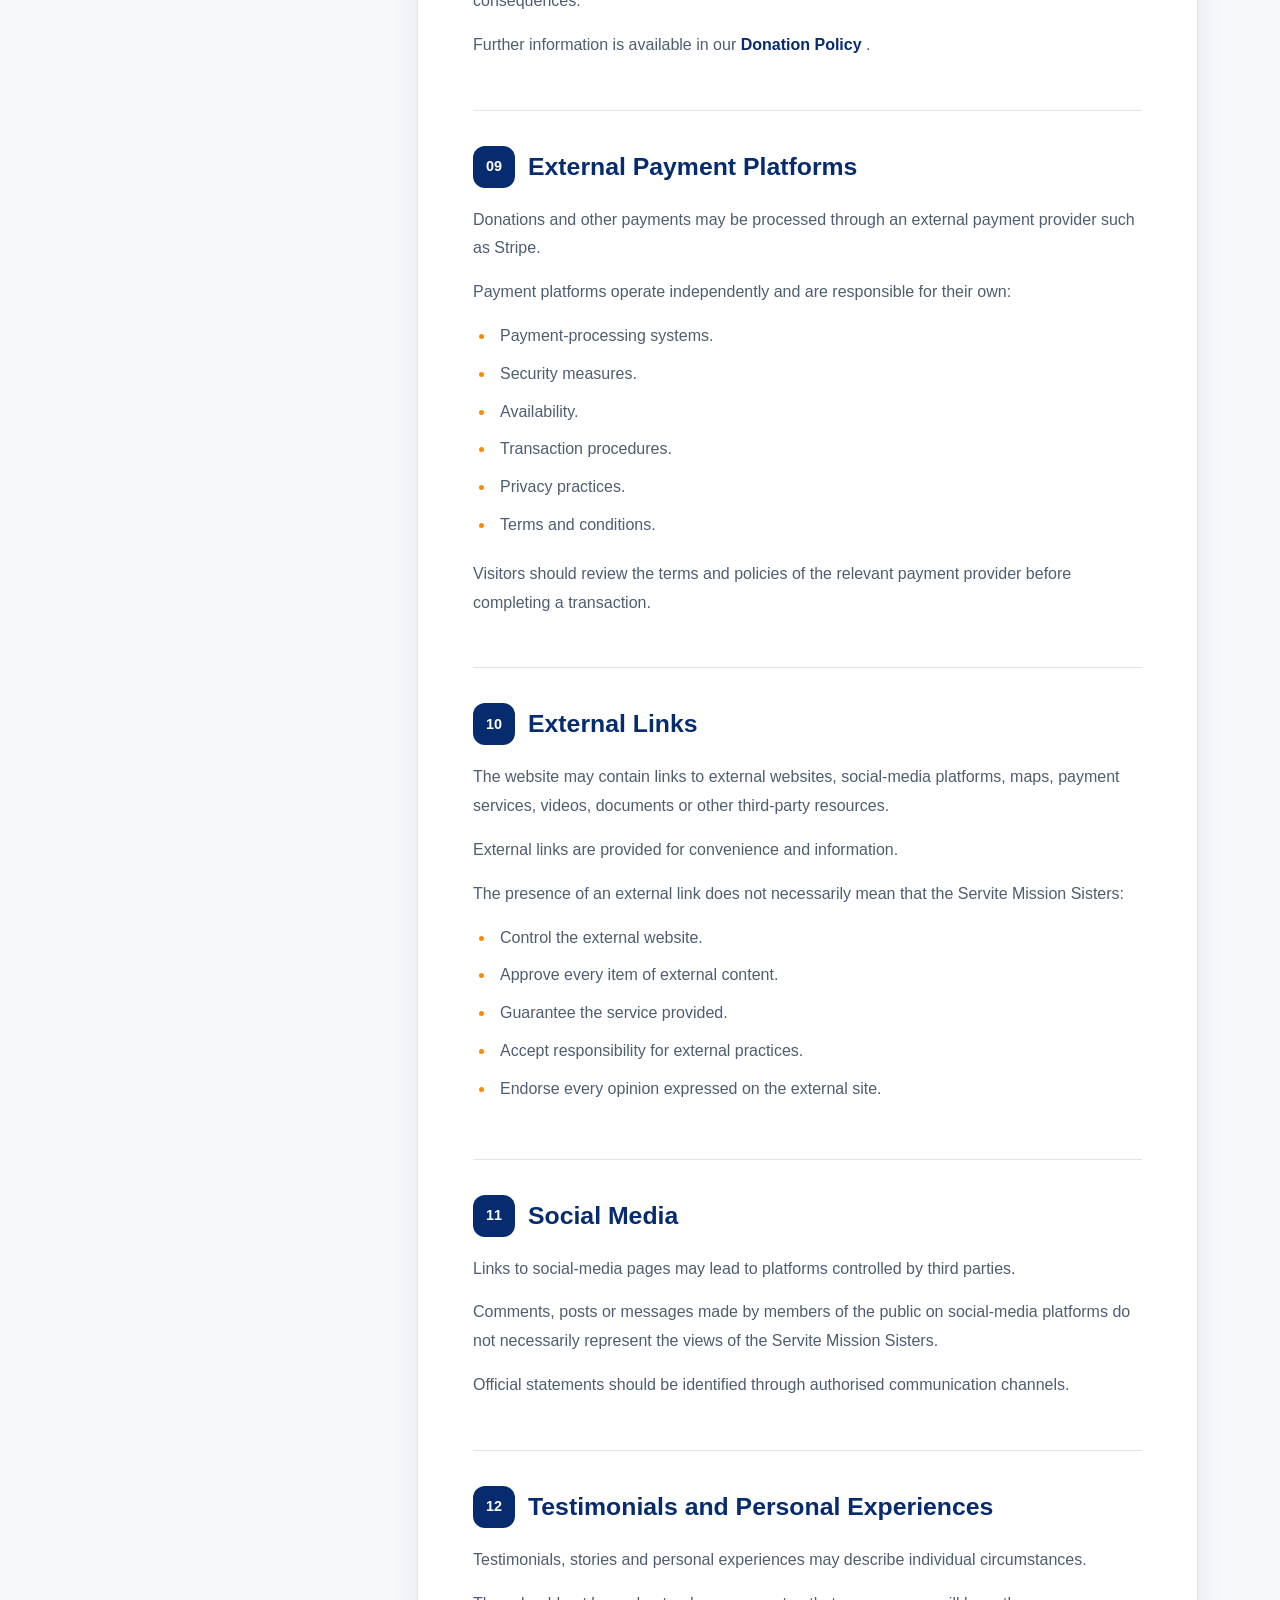
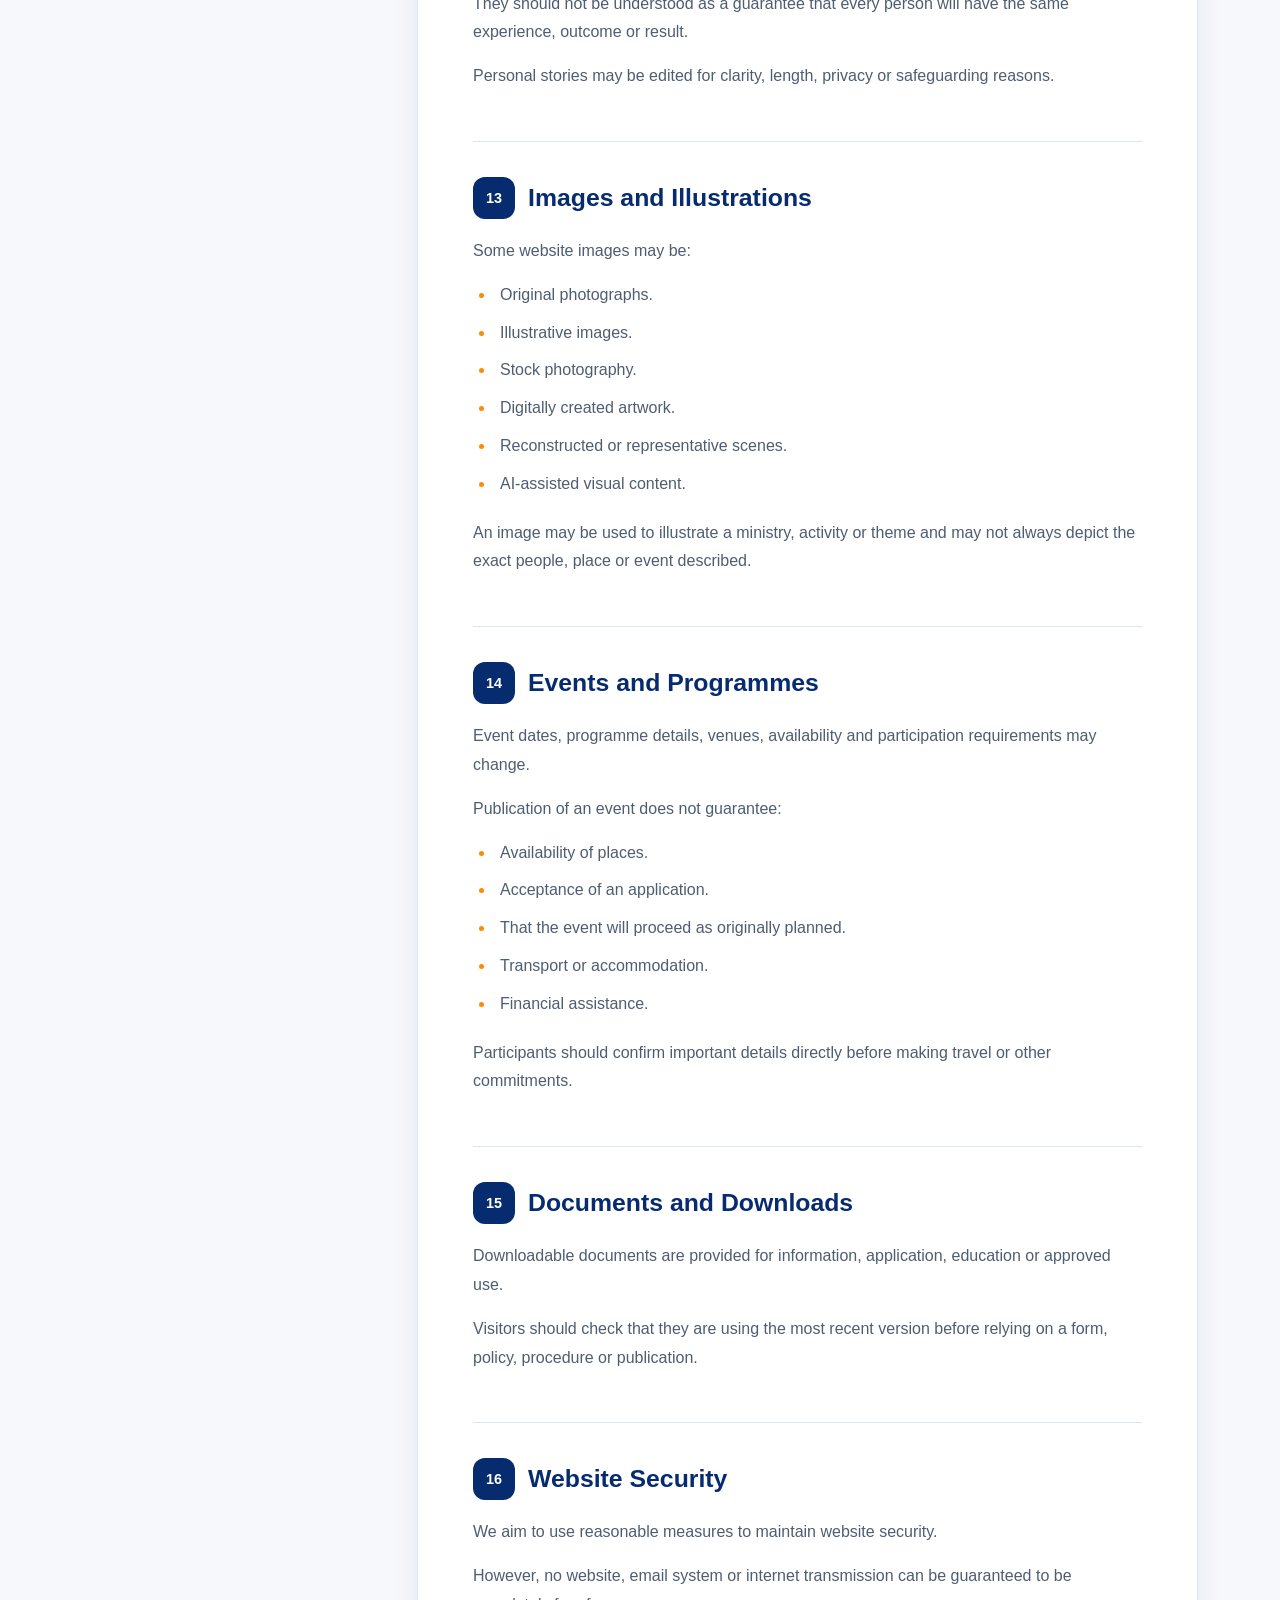
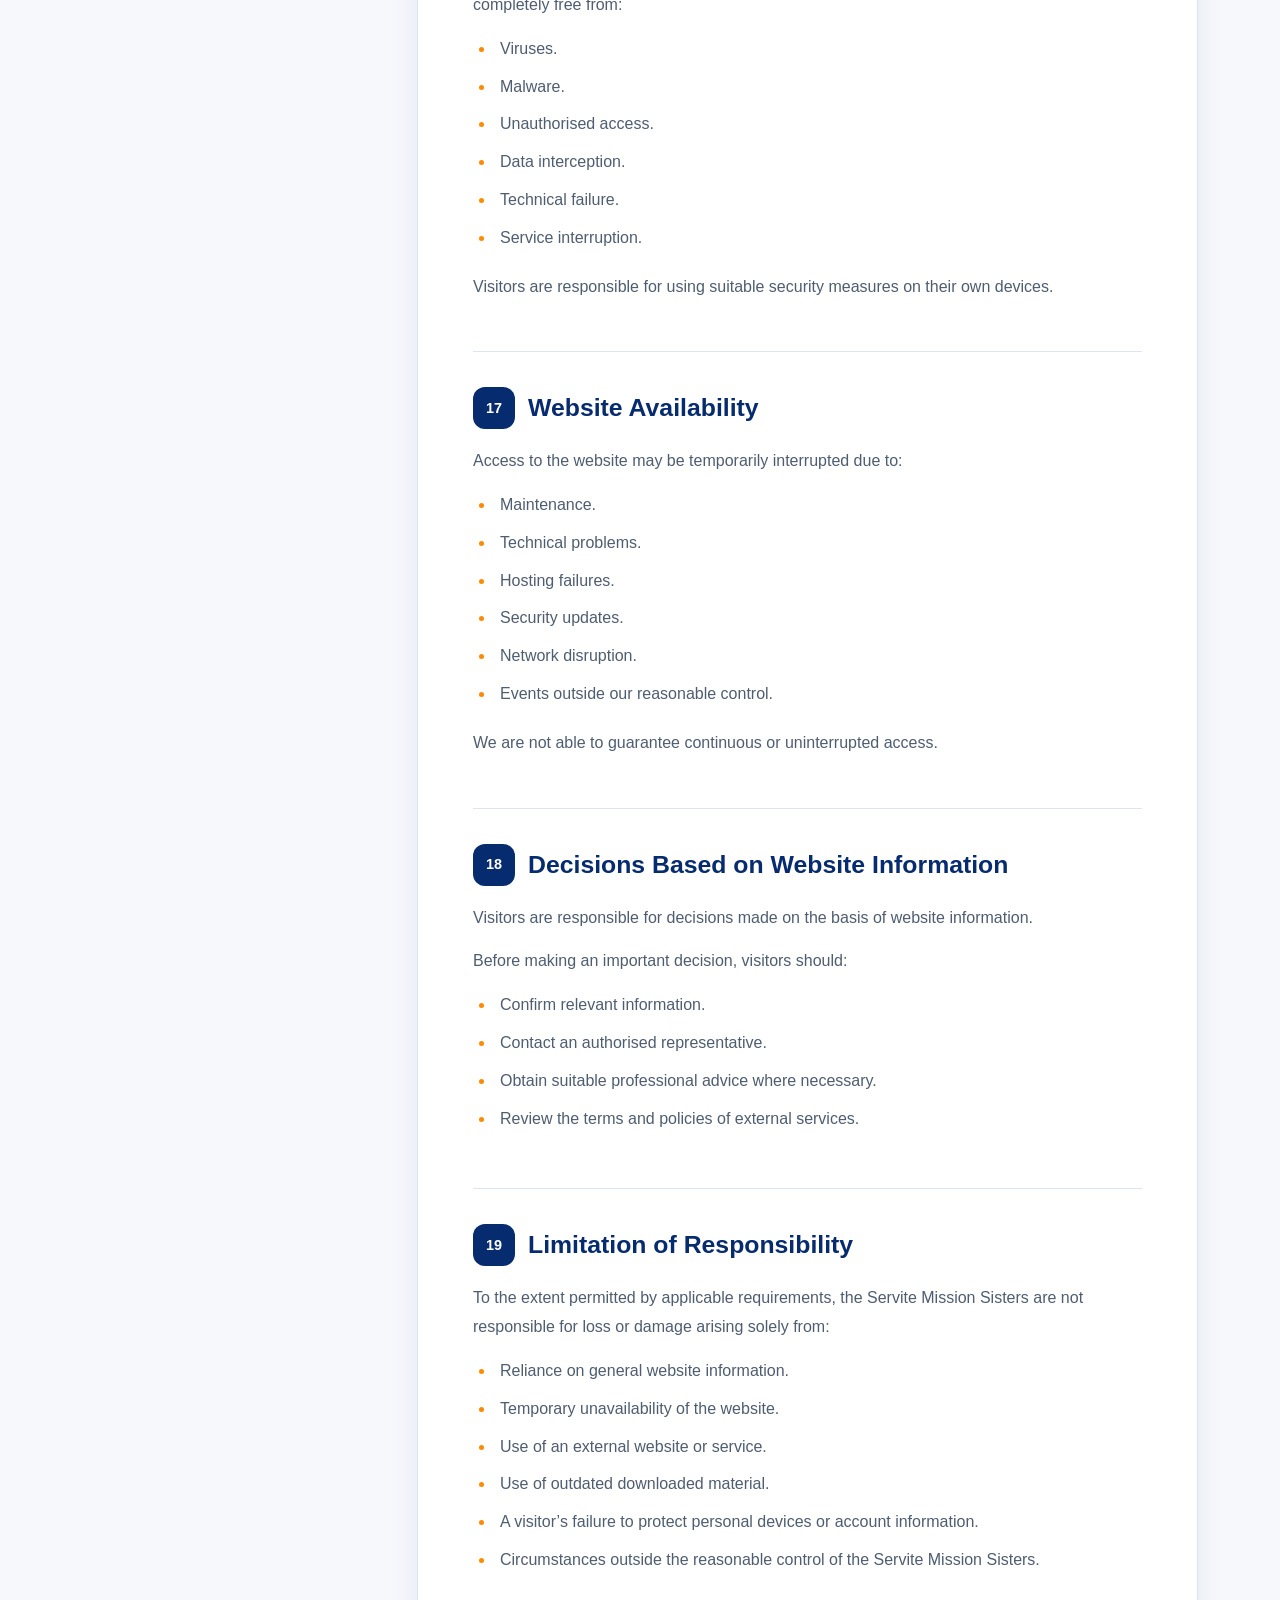
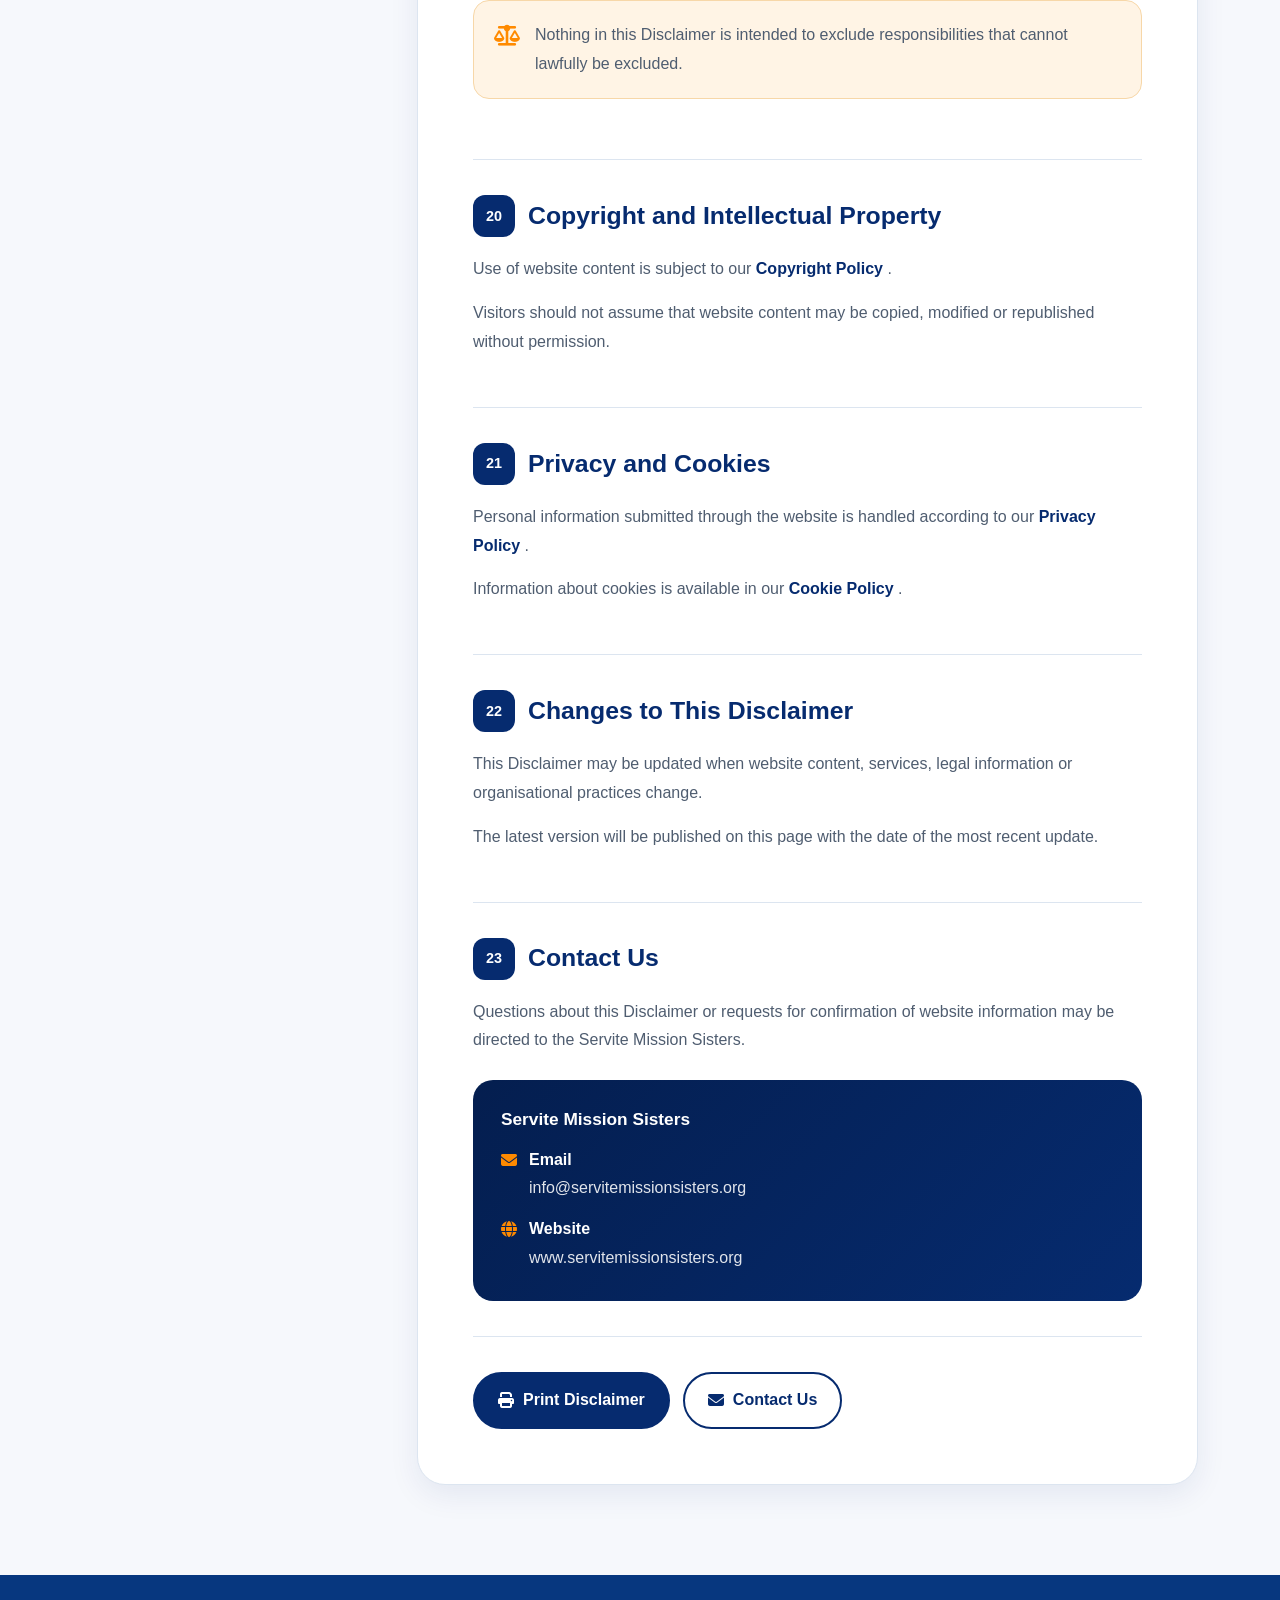
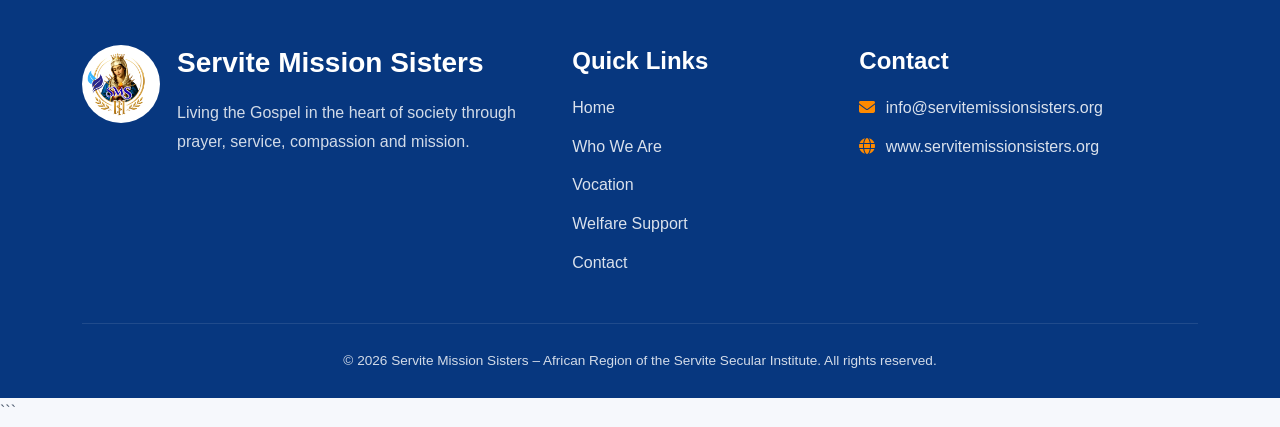
<file: disclaimer.html>
```html
<!DOCTYPE html>
<html lang="en">

<head>
    <meta charset="UTF-8">

    <meta name="viewport" content="width=device-width, initial-scale=1.0">

    <meta name="description" content="Website Disclaimer for the Servite Mission Sisters.">

    <title>Disclaimer | Servite Mission Sisters</title>
    <!-- Google Analytics -->
    <script async src="https://www.googletagmanager.com/gtag/js?id=G-4ECHGK3DW0"></script>

    <script>
        window.dataLayer = window.dataLayer || [];

        function gtag() {
            dataLayer.push(arguments);
        }

        gtag('js', new Date());

        gtag('config', 'G-4ECHGK3DW0');
    </script>
    <!-- =========================================
     FAVICON
========================================= -->

    <link rel="icon" type="image/png" sizes="16x16" href="./assets/images/favicon-16x16.png">

    <link rel="icon" type="image/png" sizes="32x32" href="./assets/images/favicon-32x32.png">

    <link rel="icon" type="image/png" sizes="48x48" href="./assets/images/favicon-48x48.png">

    <link rel="apple-touch-icon" sizes="180x180" href="./assets/images/apple-touch-icon.png">

    <link rel="shortcut icon" href="./assets/images/favicon.ico">

    <meta name="theme-color" content="#062b6f">

    <link rel="icon" type="image/png" href="./assets/images/logo.servsister.png">

    <link rel="stylesheet" href="./assets/css/bootstrap.min.css">

    <link rel="stylesheet" href="./assets/icons/fontawesome/css/fontawesome.min.css">

    <link rel="stylesheet" href="./assets/icons/fontawesome/css/solid.min.css">

    <link rel="stylesheet" href="./assets/icons/fontawesome/css/brands.min.css">

    <link rel="stylesheet" href="./assets/css/policy.css">
</head>

<body id="top">

    <!-- Header Start -->
    <header class="policy-header">

        <div class="container">

            <div class="policy-header-wrapper">

                <a href="index.html" class="policy-brand">

                    <img src="./assets/images/logo.servsister.png" alt="Servite Mission Sisters Logo">

                    <div class="policy-brand-text">

                        <strong>
                            Servite Mission Sisters
                        </strong>

                        <span>
                            Living the Gospel in the heart of society
                        </span>

                    </div>

                </a>

                <a href="index.html" class="policy-home-link">

                    <i class="fas fa-home"></i>

                    <span>Back to Home</span>

                </a>

            </div>

        </div>

    </header>
    <!-- Header End -->


    <main>

        <!-- Hero Start -->
        <section class="policy-hero">

            <div class="container">

                <div class="policy-hero-content">

                    <span class="policy-label">
                        Website Policy
                    </span>

                    <h1>
                        Website <span>Disclaimer</span>
                    </h1>

                    <p>
                        This Disclaimer explains the general limitations that apply
                        to information, resources, services and external links
                        provided through the Servite Mission Sisters website.
                    </p>

                    <div class="policy-updated">

                        <i class="fas fa-calendar-alt"></i>

                        Last updated: August 2026

                    </div>

                </div>

            </div>

        </section>
        <!-- Hero End -->


        <!-- Breadcrumb Start -->
        <div class="policy-breadcrumb">

            <div class="container">

                <div class="policy-breadcrumb-wrapper">

                    <a href="index.html">Home</a>

                    <i class="fas fa-chevron-right"></i>

                    <span>Disclaimer</span>

                </div>

            </div>

        </div>
        <!-- Breadcrumb End -->


        <!-- Main Policy Start -->
        <section class="policy-main">

            <div class="container">

                <div class="policy-layout">

                    <!-- Sidebar Start -->
                    <aside class="policy-sidebar">

                        <h2>
                            Website Policies
                        </h2>

                        <nav class="policy-navigation">

                            <a href="privacy-policy.html">
                                <i class="fas fa-user-shield"></i>
                                Privacy Policy
                            </a>

                            <a href="cookie-policy.html">
                                <i class="fas fa-cookie-bite"></i>
                                Cookie Policy
                            </a>

                            <a href="terms-and-conditions.html">
                                <i class="fas fa-file-contract"></i>
                                Terms &amp; Conditions
                            </a>

                            <a href="donation-policy.html">
                                <i class="fas fa-hand-holding-heart"></i>
                                Donation Policy
                            </a>

                            <a href="safeguarding-policy.html">
                                <i class="fas fa-shield-heart"></i>
                                Safeguarding Policy
                            </a>

                            <a href="copyright-policy.html">
                                <i class="fas fa-copyright"></i>
                                Copyright Policy
                            </a>

                            <a href="disclaimer.html" class="active">
                                <i class="fas fa-circle-exclamation"></i>
                                Disclaimer
                            </a>

                            <a href="accessibility-statement.html">
                                <i class="fas fa-universal-access"></i>
                                Accessibility Statement
                            </a>

                        </nav>

                        <div class="policy-help-box">

                            <h3>Need clarification?</h3>

                            <p>
                                Contact us if you need confirmation regarding
                                information published on this website.
                            </p>

                            <a href="mailto:info@servitemissionsisters.org">
                                info@servitemissionsisters.org
                            </a>

                        </div>

                    </aside>
                    <!-- Sidebar End -->


                    <!-- Policy Article Start -->
                    <article class="policy-content">

                        <div class="policy-introduction">

                            The Servite Mission Sisters provide this website for
                            general information, communication, vocation awareness,
                            pastoral engagement, mission support and public education.
                            While reasonable efforts are made to maintain accurate
                            content, the website should not be treated as a substitute
                            for professional, legal, medical, financial, safeguarding,
                            canonical or pastoral advice.

                        </div>


                        <!-- Section 1 -->
                        <section class="policy-section" id="general-information">

                            <h2>
                                <span>01</span>
                                General Information
                            </h2>

                            <p>
                                Information published on this website is intended
                                primarily for general informational and communication
                                purposes.
                            </p>

                            <p>
                                Website content may include information about:
                            </p>

                            <ul>
                                <li>The identity of the Servite Mission Sisters.</li>

                                <li>Spirituality and religious vocation.</li>

                                <li>Discernment and formation.</li>

                                <li>Pastoral and missionary activities.</li>

                                <li>Education and healthcare support.</li>

                                <li>Welfare and community outreach.</li>

                                <li>Donations and public support.</li>

                                <li>Events, announcements and publications.</li>
                            </ul>

                        </section>


                        <!-- Section 2 -->
                        <section class="policy-section" id="accuracy">

                            <h2>
                                <span>02</span>
                                Accuracy of Information
                            </h2>

                            <p>
                                We aim to provide information that is accurate,
                                helpful and current.
                            </p>

                            <p>
                                However, information may occasionally:
                            </p>

                            <ul>
                                <li>Contain errors or omissions.</li>

                                <li>Become outdated.</li>

                                <li>Require correction or clarification.</li>

                                <li>Change without immediate website updates.</li>

                                <li>
                                    Differ from local or regional procedures.
                                </li>
                            </ul>

                            <p>
                                Important information should be confirmed directly
                                with an authorised representative of the Servite
                                Mission Sisters.
                            </p>

                        </section>


                        <!-- Section 3 -->
                        <section class="policy-section" id="no-guarantee">

                            <h2>
                                <span>03</span>
                                No Guarantee
                            </h2>

                            <p>
                                The website and its content are provided on a general
                                informational basis.
                            </p>

                            <p>
                                We do not guarantee that:
                            </p>

                            <ul>
                                <li>The website will always be available.</li>

                                <li>Every page will be free from errors.</li>

                                <li>All information will remain current.</li>

                                <li>
                                    Every external link or embedded service will
                                    continue to function.
                                </li>

                                <li>
                                    The website will be free from all technical
                                    problems or security risks.
                                </li>
                            </ul>

                        </section>


                        <!-- Section 4 -->
                        <section class="policy-section" id="religious-content">

                            <h2>
                                <span>04</span>
                                Religious and Spiritual Content
                            </h2>

                            <p>
                                Prayers, reflections, Scripture quotations, spiritual
                                guidance and vocation materials are provided for
                                religious education and spiritual encouragement.
                            </p>

                            <p>
                                They do not replace:
                            </p>

                            <ul>
                                <li>Personal spiritual direction.</li>

                                <li>Pastoral counselling.</li>

                                <li>Sacramental preparation.</li>

                                <li>Canonical consultation.</li>

                                <li>
                                    Formal discernment with authorised vocation
                                    personnel.
                                </li>

                                <li>
                                    Direct guidance from an appropriate Church authority.
                                </li>
                            </ul>

                        </section>


                        <!-- Section 5 -->
                        <section class="policy-section" id="vocation-information">

                            <h2>
                                <span>05</span>
                                Vocation and Formation Information
                            </h2>

                            <p>
                                Information about vocation, discernment, candidacy
                                and formation is provided as a general introduction.
                            </p>

                            <p>
                                Submission of a vocation enquiry does not guarantee:
                            </p>

                            <ul>
                                <li>Acceptance into a formation programme.</li>

                                <li>Admission to the Institute.</li>

                                <li>A formal invitation or appointment.</li>

                                <li>Financial support or sponsorship.</li>

                                <li>
                                    Confirmation that a person has a vocation to this
                                    particular form of consecrated life.
                                </li>
                            </ul>

                            <p>
                                Every vocation enquiry may be considered individually
                                according to the Institute’s discernment, suitability
                                and formation procedures.
                            </p>

                        </section>


                        <!-- Section 6 -->
                        <section class="policy-section" id="medical">

                            <h2>
                                <span>06</span>
                                Medical and Healthcare Information
                            </h2>

                            <p>
                                Website content relating to health, healthcare,
                                wellbeing, medical outreach or patient support is
                                provided for general information.
                            </p>

                            <p>
                                It is not intended to:
                            </p>

                            <ul>
                                <li>Diagnose a medical condition.</li>

                                <li>Recommend specific treatment.</li>

                                <li>Replace professional medical advice.</li>

                                <li>Replace emergency medical care.</li>

                                <li>
                                    Create a patient-and-healthcare-provider relationship.
                                </li>
                            </ul>

                            <div class="policy-highlight">

                                <i class="fas fa-notes-medical"></i>

                                <div>
                                    Anyone experiencing a medical emergency should
                                    contact the appropriate emergency service or
                                    qualified healthcare professional immediately.
                                </div>

                            </div>

                        </section>


                        <!-- Section 7 -->
                        <section class="policy-section" id="safeguarding">

                            <h2>
                                <span>07</span>
                                Safeguarding Information
                            </h2>

                            <p>
                                General safeguarding information on this website does
                                not replace immediate reporting to the appropriate
                                emergency, child-protection, adult-safeguarding or
                                law-enforcement authority.
                            </p>

                            <p>
                                Website forms and ordinary email should not be used
                                as the only means of reporting an urgent safeguarding
                                emergency.
                            </p>

                            <p>
                                Further information is available in our
                                <a href="safeguarding-policy.html" style="color:#062b6f;font-weight:700;">
                                    Safeguarding Policy
                                </a>.
                            </p>

                        </section>


                        <!-- Section 8 -->
                        <section class="policy-section" id="financial">

                            <h2>
                                <span>08</span>
                                Financial and Donation Information
                            </h2>

                            <p>
                                Information about donations, payments and mission
                                support is provided for general guidance.
                            </p>

                            <p>
                                Nothing on the website should be treated as:
                            </p>

                            <ul>
                                <li>Financial advice.</li>

                                <li>Tax advice.</li>

                                <li>Investment advice.</li>

                                <li>Accounting advice.</li>

                                <li>
                                    A guarantee that a donation is tax-deductible.
                                </li>
                            </ul>

                            <p>
                                Donors should seek appropriate independent advice
                                concerning tax, accounting or legal consequences.
                            </p>

                            <p>
                                Further information is available in our
                                <a href="donation-policy.html" style="color:#062b6f;font-weight:700;">
                                    Donation Policy
                                </a>.
                            </p>

                        </section>


                        <!-- Section 9 -->
                        <section class="policy-section" id="payments">

                            <h2>
                                <span>09</span>
                                External Payment Platforms
                            </h2>

                            <p>
                                Donations and other payments may be processed through
                                an external payment provider such as Stripe.
                            </p>

                            <p>
                                Payment platforms operate independently and are
                                responsible for their own:
                            </p>

                            <ul>
                                <li>Payment-processing systems.</li>

                                <li>Security measures.</li>

                                <li>Availability.</li>

                                <li>Transaction procedures.</li>

                                <li>Privacy practices.</li>

                                <li>Terms and conditions.</li>
                            </ul>

                            <p>
                                Visitors should review the terms and policies of the
                                relevant payment provider before completing a transaction.
                            </p>

                        </section>


                        <!-- Section 10 -->
                        <section class="policy-section" id="external-links">

                            <h2>
                                <span>10</span>
                                External Links
                            </h2>

                            <p>
                                The website may contain links to external websites,
                                social-media platforms, maps, payment services,
                                videos, documents or other third-party resources.
                            </p>

                            <p>
                                External links are provided for convenience and
                                information.
                            </p>

                            <p>
                                The presence of an external link does not necessarily
                                mean that the Servite Mission Sisters:
                            </p>

                            <ul>
                                <li>Control the external website.</li>

                                <li>Approve every item of external content.</li>

                                <li>Guarantee the service provided.</li>

                                <li>Accept responsibility for external practices.</li>

                                <li>
                                    Endorse every opinion expressed on the external site.
                                </li>
                            </ul>

                        </section>


                        <!-- Section 11 -->
                        <section class="policy-section" id="social-media">

                            <h2>
                                <span>11</span>
                                Social Media
                            </h2>

                            <p>
                                Links to social-media pages may lead to platforms
                                controlled by third parties.
                            </p>

                            <p>
                                Comments, posts or messages made by members of the
                                public on social-media platforms do not necessarily
                                represent the views of the Servite Mission Sisters.
                            </p>

                            <p>
                                Official statements should be identified through
                                authorised communication channels.
                            </p>

                        </section>


                        <!-- Section 12 -->
                        <section class="policy-section" id="testimonials">

                            <h2>
                                <span>12</span>
                                Testimonials and Personal Experiences
                            </h2>

                            <p>
                                Testimonials, stories and personal experiences may
                                describe individual circumstances.
                            </p>

                            <p>
                                They should not be understood as a guarantee that every
                                person will have the same experience, outcome or result.
                            </p>

                            <p>
                                Personal stories may be edited for clarity, length,
                                privacy or safeguarding reasons.
                            </p>

                        </section>


                        <!-- Section 13 -->
                        <section class="policy-section" id="images">

                            <h2>
                                <span>13</span>
                                Images and Illustrations
                            </h2>

                            <p>
                                Some website images may be:
                            </p>

                            <ul>
                                <li>Original photographs.</li>

                                <li>Illustrative images.</li>

                                <li>Stock photography.</li>

                                <li>Digitally created artwork.</li>

                                <li>Reconstructed or representative scenes.</li>

                                <li>AI-assisted visual content.</li>
                            </ul>

                            <p>
                                An image may be used to illustrate a ministry,
                                activity or theme and may not always depict the exact
                                people, place or event described.
                            </p>

                        </section>


                        <!-- Section 14 -->
                        <section class="policy-section" id="events">

                            <h2>
                                <span>14</span>
                                Events and Programmes
                            </h2>

                            <p>
                                Event dates, programme details, venues, availability
                                and participation requirements may change.
                            </p>

                            <p>
                                Publication of an event does not guarantee:
                            </p>

                            <ul>
                                <li>Availability of places.</li>

                                <li>Acceptance of an application.</li>

                                <li>That the event will proceed as originally planned.</li>

                                <li>Transport or accommodation.</li>

                                <li>Financial assistance.</li>
                            </ul>

                            <p>
                                Participants should confirm important details directly
                                before making travel or other commitments.
                            </p>

                        </section>


                        <!-- Section 15 -->
                        <section class="policy-section" id="documents">

                            <h2>
                                <span>15</span>
                                Documents and Downloads
                            </h2>

                            <p>
                                Downloadable documents are provided for information,
                                application, education or approved use.
                            </p>

                            <p>
                                Visitors should check that they are using the most
                                recent version before relying on a form, policy,
                                procedure or publication.
                            </p>

                        </section>


                        <!-- Section 16 -->
                        <section class="policy-section" id="website-security">

                            <h2>
                                <span>16</span>
                                Website Security
                            </h2>

                            <p>
                                We aim to use reasonable measures to maintain website
                                security.
                            </p>

                            <p>
                                However, no website, email system or internet
                                transmission can be guaranteed to be completely free
                                from:
                            </p>

                            <ul>
                                <li>Viruses.</li>

                                <li>Malware.</li>

                                <li>Unauthorised access.</li>

                                <li>Data interception.</li>

                                <li>Technical failure.</li>

                                <li>Service interruption.</li>
                            </ul>

                            <p>
                                Visitors are responsible for using suitable security
                                measures on their own devices.
                            </p>

                        </section>


                        <!-- Section 17 -->
                        <section class="policy-section" id="availability">

                            <h2>
                                <span>17</span>
                                Website Availability
                            </h2>

                            <p>
                                Access to the website may be temporarily interrupted
                                due to:
                            </p>

                            <ul>
                                <li>Maintenance.</li>

                                <li>Technical problems.</li>

                                <li>Hosting failures.</li>

                                <li>Security updates.</li>

                                <li>Network disruption.</li>

                                <li>Events outside our reasonable control.</li>
                            </ul>

                            <p>
                                We are not able to guarantee continuous or uninterrupted
                                access.
                            </p>

                        </section>


                        <!-- Section 18 -->
                        <section class="policy-section" id="decisions">

                            <h2>
                                <span>18</span>
                                Decisions Based on Website Information
                            </h2>

                            <p>
                                Visitors are responsible for decisions made on the
                                basis of website information.
                            </p>

                            <p>
                                Before making an important decision, visitors should:
                            </p>

                            <ul>
                                <li>Confirm relevant information.</li>

                                <li>Contact an authorised representative.</li>

                                <li>
                                    Obtain suitable professional advice where necessary.
                                </li>

                                <li>
                                    Review the terms and policies of external services.
                                </li>
                            </ul>

                        </section>


                        <!-- Section 19 -->
                        <section class="policy-section" id="liability">

                            <h2>
                                <span>19</span>
                                Limitation of Responsibility
                            </h2>

                            <p>
                                To the extent permitted by applicable requirements,
                                the Servite Mission Sisters are not responsible for
                                loss or damage arising solely from:
                            </p>

                            <ul>
                                <li>Reliance on general website information.</li>

                                <li>Temporary unavailability of the website.</li>

                                <li>Use of an external website or service.</li>

                                <li>Use of outdated downloaded material.</li>

                                <li>
                                    A visitor’s failure to protect personal devices
                                    or account information.
                                </li>

                                <li>
                                    Circumstances outside the reasonable control of
                                    the Servite Mission Sisters.
                                </li>
                            </ul>

                            <div class="policy-highlight">

                                <i class="fas fa-scale-balanced"></i>

                                <div>
                                    Nothing in this Disclaimer is intended to exclude
                                    responsibilities that cannot lawfully be excluded.
                                </div>

                            </div>

                        </section>


                        <!-- Section 20 -->
                        <section class="policy-section" id="intellectual-property">

                            <h2>
                                <span>20</span>
                                Copyright and Intellectual Property
                            </h2>

                            <p>
                                Use of website content is subject to our
                                <a href="copyright-policy.html" style="color:#062b6f;font-weight:700;">
                                    Copyright Policy
                                </a>.
                            </p>

                            <p>
                                Visitors should not assume that website content may
                                be copied, modified or republished without permission.
                            </p>

                        </section>


                        <!-- Section 21 -->
                        <section class="policy-section" id="privacy">

                            <h2>
                                <span>21</span>
                                Privacy and Cookies
                            </h2>

                            <p>
                                Personal information submitted through the website
                                is handled according to our
                                <a href="privacy-policy.html" style="color:#062b6f;font-weight:700;">
                                    Privacy Policy
                                </a>.
                            </p>

                            <p>
                                Information about cookies is available in our
                                <a href="cookie-policy.html" style="color:#062b6f;font-weight:700;">
                                    Cookie Policy
                                </a>.
                            </p>

                        </section>


                        <!-- Section 22 -->
                        <section class="policy-section" id="changes">

                            <h2>
                                <span>22</span>
                                Changes to This Disclaimer
                            </h2>

                            <p>
                                This Disclaimer may be updated when website content,
                                services, legal information or organisational practices
                                change.
                            </p>

                            <p>
                                The latest version will be published on this page with
                                the date of the most recent update.
                            </p>

                        </section>


                        <!-- Section 23 -->
                        <section class="policy-section" id="contact">

                            <h2>
                                <span>23</span>
                                Contact Us
                            </h2>

                            <p>
                                Questions about this Disclaimer or requests for
                                confirmation of website information may be directed
                                to the Servite Mission Sisters.
                            </p>

                            <div class="policy-contact-card">

                                <h3>
                                    Servite Mission Sisters
                                </h3>

                                <div class="policy-contact-item">

                                    <i class="fas fa-envelope"></i>

                                    <div>
                                        <strong>Email</strong><br>

                                        <a href="mailto:info@servitemissionsisters.org">
                                            info@servitemissionsisters.org
                                        </a>
                                    </div>

                                </div>

                                <div class="policy-contact-item">

                                    <i class="fas fa-globe"></i>

                                    <div>
                                        <strong>Website</strong><br>

                                        <a href="https://www.servitemissionsisters.org" target="_blank"
                                            rel="noopener noreferrer">

                                            www.servitemissionsisters.org

                                        </a>
                                    </div>

                                </div>

                            </div>

                        </section>





                        <div class="policy-actions">

                            <button type="button" class="policy-action-button" onclick="window.print()">

                                <i class="fas fa-print"></i>

                                Print Disclaimer

                            </button>

                            <a href="index.html#contact" class="policy-action-button secondary">

                                <i class="fas fa-envelope"></i>

                                Contact Us

                            </a>

                        </div>

                    </article>
                    <!-- Policy Article End -->

                </div>

            </div>

        </section>
        <!-- Main Policy End -->

    </main>


    <!-- Footer Start -->
    <footer class="policy-footer">

        <div class="container">

            <div class="policy-footer-grid">

                <div class="policy-footer-brand">

                    <img src="./assets/images/logo.servsister.png" alt="Servite Mission Sisters Logo">

                    <div>

                        <h3>
                            Servite Mission Sisters
                        </h3>

                        <p>
                            Living the Gospel in the heart of society through
                            prayer, service, compassion and mission.
                        </p>

                    </div>

                </div>


                <div>

                    <h4>Quick Links</h4>

                    <div class="policy-footer-links">

                        <a href="index.html">Home</a>

                        <a href="index.html#about">Who We Are</a>

                        <a href="index.vocation#.html">Vocation</a>

                        <a href="index.welfare#.html">Welfare Support</a>

                        <a href="index.html#contact">Contact</a>

                    </div>

                </div>


                <div class="policy-footer-contact">

                    <h4>Contact</h4>

                    <p>
                        <i class="fas fa-envelope"></i>

                        <a href="mailto:info@servitemissionsisters.org">
                            info@servitemissionsisters.org
                        </a>
                    </p>

                    <p>
                        <i class="fas fa-globe"></i>

                        <a href="https://www.servitemissionsisters.org" target="_blank" rel="noopener noreferrer">

                            www.servitemissionsisters.org

                        </a>
                    </p>

                </div>

            </div>


            <div class="policy-footer-bottom">

                <p>
                    &copy; <span id="currentYear"></span>
                    Servite Mission Sisters – African Region of the
                    Servite Secular Institute. All rights reserved.
                </p>

            </div>

        </div>

    </footer>
    <!-- Footer End -->


    <a href="#top" class="policy-back-top" aria-label="Back to top">

        <i class="fas fa-arrow-up"></i>

    </a>


    <script src="./assets/js/bootstrap.bundle.min.js"></script>

    <script>
        const currentYear = document.getElementById("currentYear");

        if (currentYear) {
            currentYear.textContent = new Date().getFullYear();
        }
    </script>

</body>

</html>
```
</file>
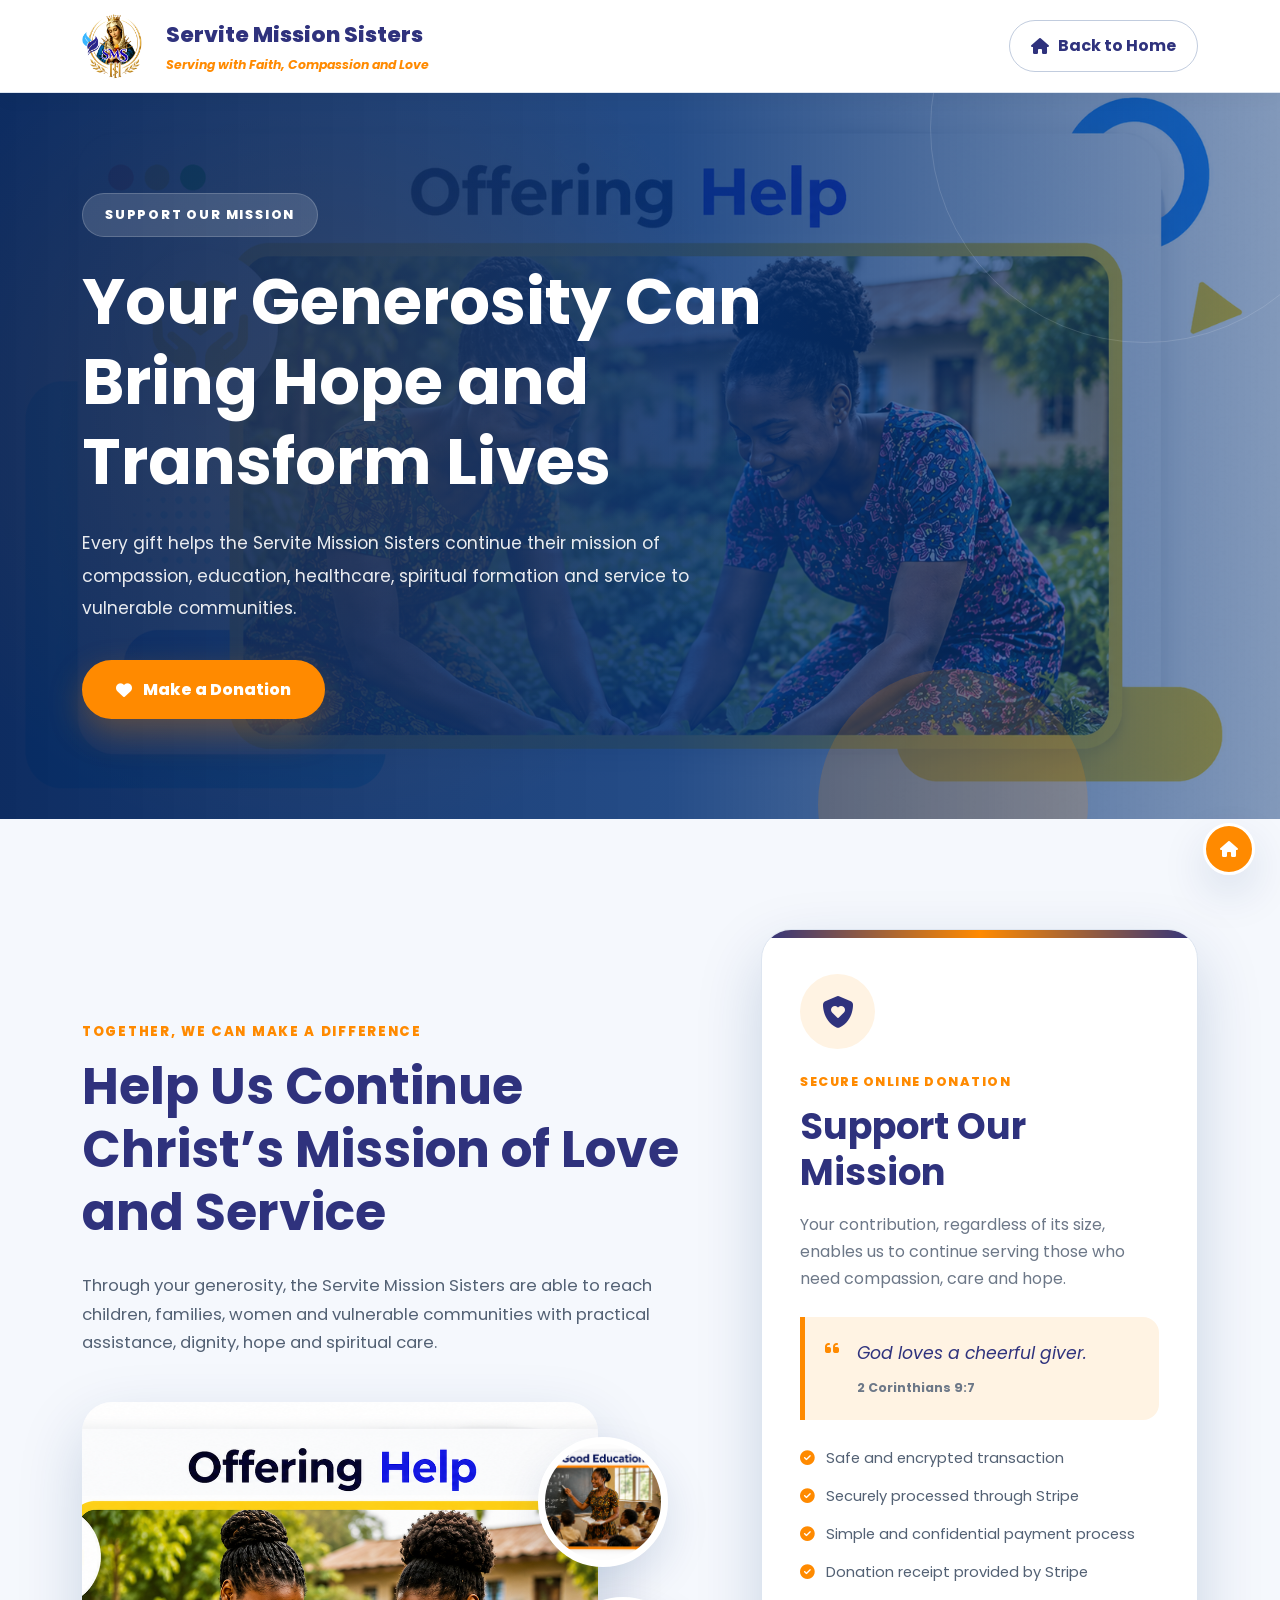
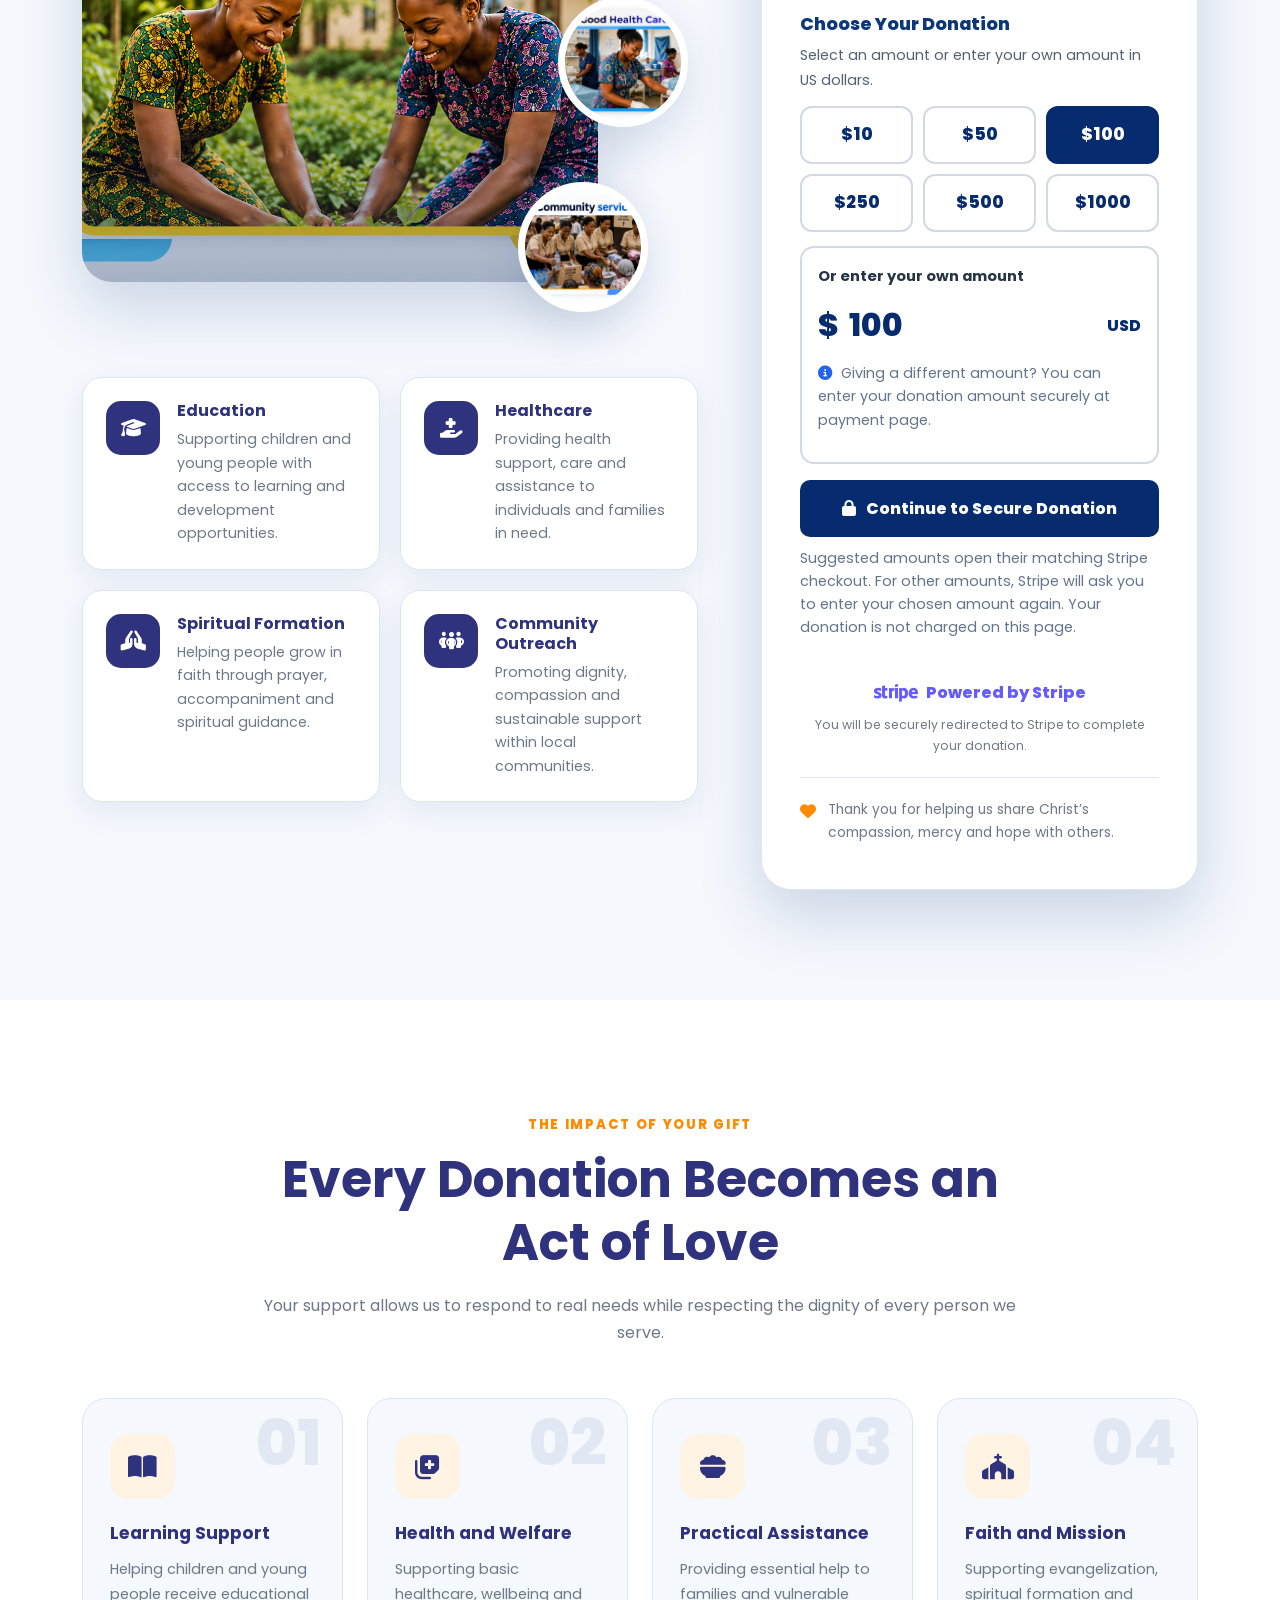
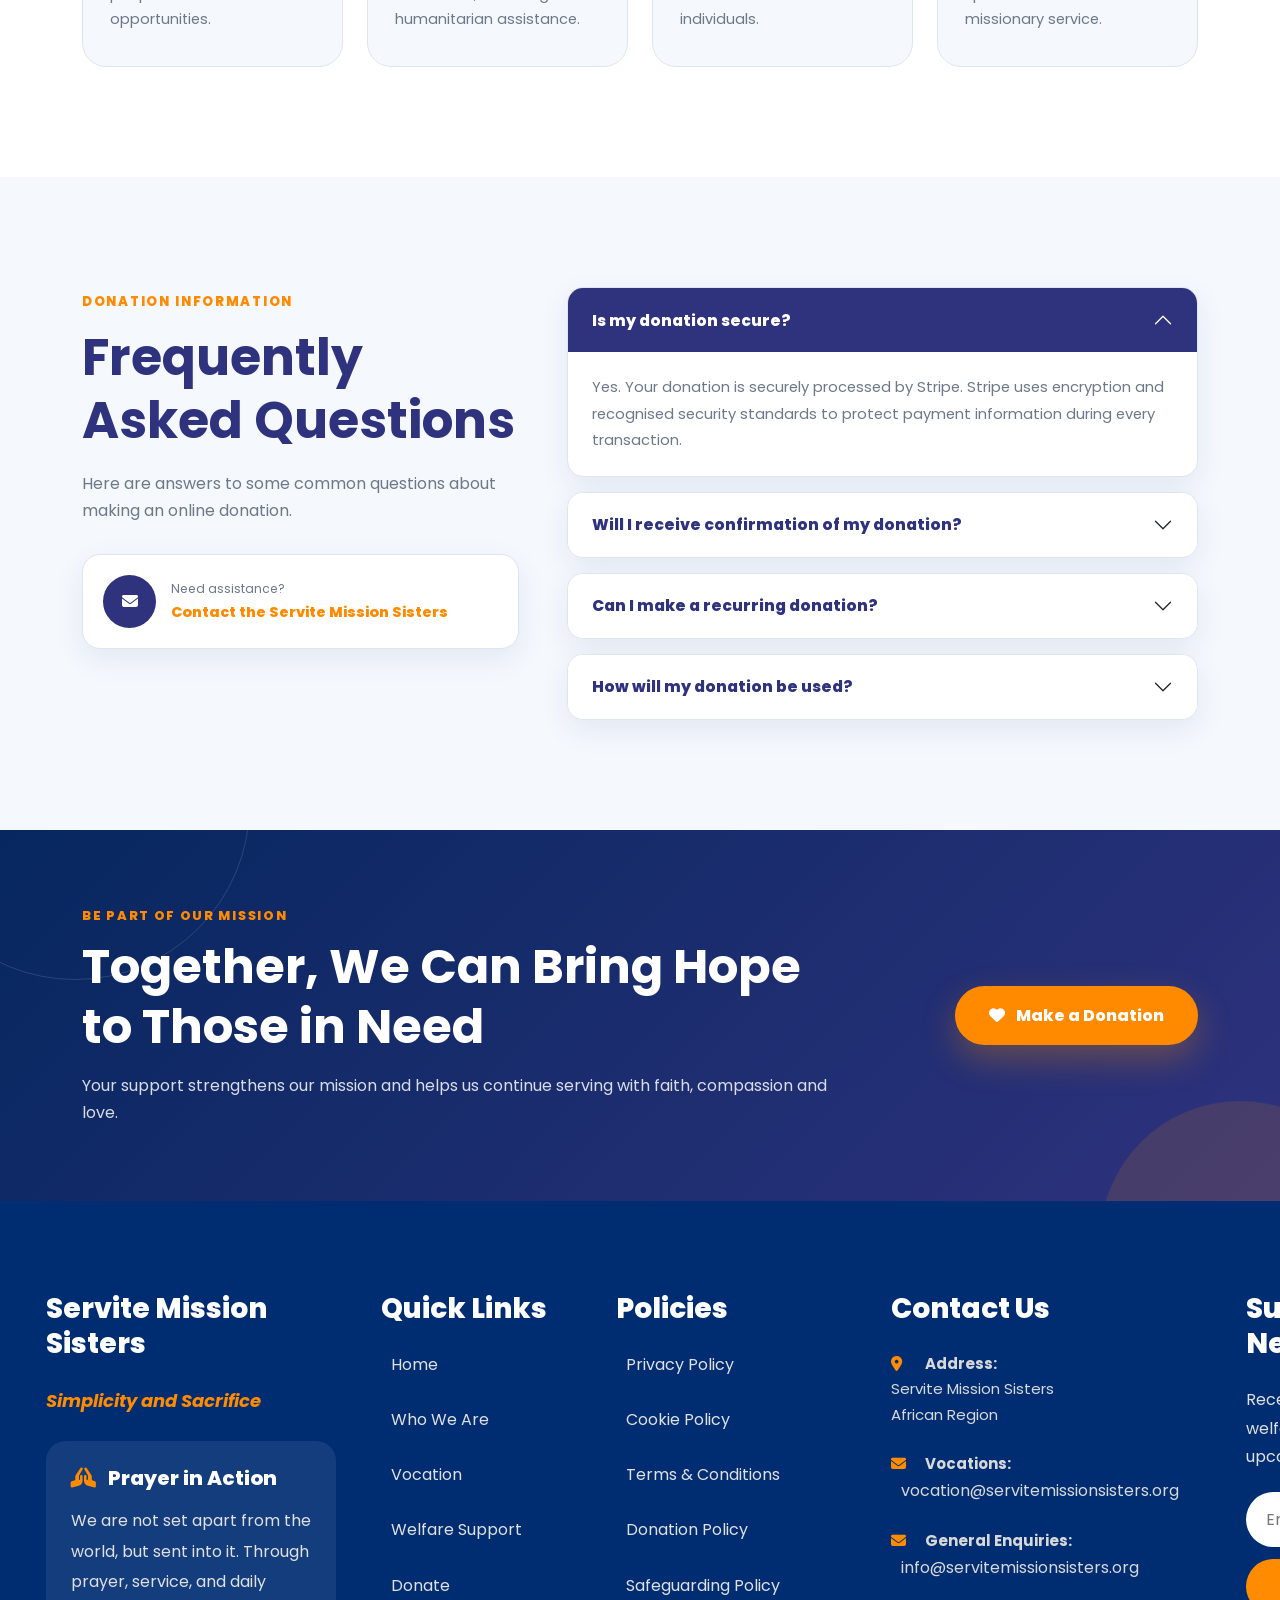
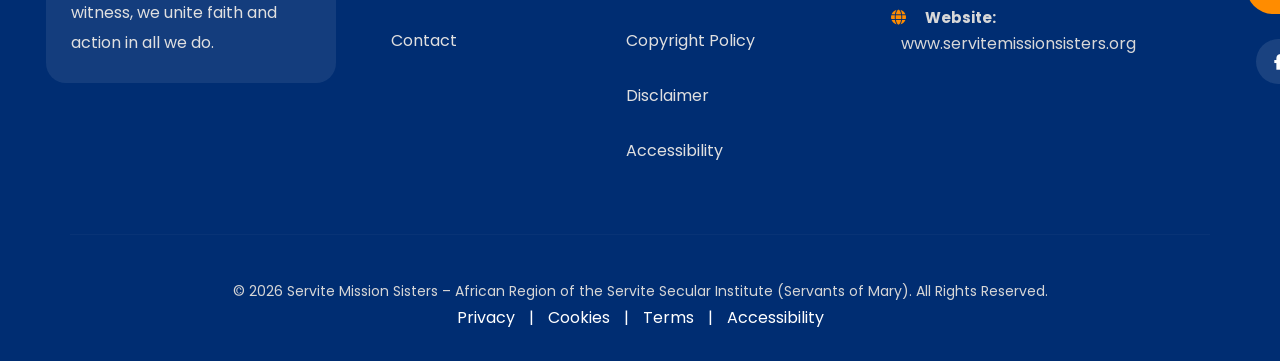
<file: donate.html>
<!DOCTYPE html>
<html lang="en">

<head>
    <meta charset="UTF-8">

    <meta name="viewport" content="width=device-width, initial-scale=1.0">

    <meta name="description"
        content="Support the mission of the Servite Mission Sisters through a secure online donation. Your gift supports education, healthcare, spiritual formation and community outreach.">

    <title>Donate | Servite Mission Sisters</title>
    <!-- Google Analytics -->
    <script async src="https://www.googletagmanager.com/gtag/js?id=G-4ECHGK3DW0"></script>

    <script>
        window.dataLayer = window.dataLayer || [];

        function gtag() {
            dataLayer.push(arguments);
        }

        gtag('js', new Date());

        gtag('config', 'G-4ECHGK3DW0');
    </script>

    <!-- Favicon -->
    <!-- =========================================
     FAVICON
========================================= -->

    <link rel="icon" type="image/png" sizes="16x16" href="./assets/images/favicon-16x16.png">

    <link rel="icon" type="image/png" sizes="32x32" href="./assets/images/favicon-32x32.png">

    <link rel="icon" type="image/png" sizes="48x48" href="./assets/images/favicon-48x48.png">

    <link rel="apple-touch-icon" sizes="180x180" href="./assets/images/apple-touch-icon.png">

    <link rel="shortcut icon" href="./assets/images/favicon.ico">

    <meta name="theme-color" content="#062b6f">
    <!-- Bootstrap -->
    <link rel="stylesheet" href="./assets/css/bootstrap.min.css">

    <!-- Font Awesome -->
    <link rel="stylesheet" href="./assets/icons/fontawesome/css/fontawesome.min.css">
    <link rel="stylesheet" href="./assets/icons/fontawesome/css/solid.min.css">
    <link rel="stylesheet" href="./assets/icons/fontawesome/css/brands.min.css">

    <!-- Donation selector styles, scoped to this card -->
    <style>
        .sms-donation-amounts {
            margin: 24px 0 18px
        }

        .sms-donation-amounts h3 {
            font-size: 1.1rem;
            font-weight: 750;
            margin-bottom: 8px
        }

        .sms-donation-amounts p {
            font-size: .9rem;
            margin-bottom: 14px
        }

        .sms-amount-grid {
            display: grid;
            grid-template-columns: repeat(3, minmax(0, 1fr));
            gap: 10px
        }

        .sms-amount-choice {
            min-height: 58px;
            border: 2px solid #d3d9e2;
            border-radius: 12px;
            background: white;
            color: #062b6f;
            font-size: 1.08rem;
            font-weight: 750;
            cursor: pointer;
            transition: .2s
        }

        .sms-amount-choice:hover,
        .sms-amount-choice:focus-visible {
            border-color: #062b6f;
            background: #f0f5ff
        }

        .sms-amount-choice[aria-pressed="true"] {
            background: #062b6f;
            border-color: #062b6f;
            color: #fff
        }

        .sms-custom-box {
            margin-top: 14px;
            border: 2px solid #d3d9e2;
            border-radius: 14px;
            padding: 16px;
            background: #fff
        }

        .sms-custom-box label {
            display: block;
            font-size: .92rem;
            font-weight: 700;
            margin-bottom: 9px;
            color: #263447
        }

        .sms-custom-entry {
            display: flex;
            align-items: center;
            gap: 10px
        }

        .sms-custom-symbol {
            font-size: 2rem;
            font-weight: 800;
            color: #062b6f
        }

        .sms-custom-entry input {
            width: 100%;
            min-width: 0;
            border: 0;
            outline: 0;
            font-size: 2rem;
            font-weight: 750;
            color: #062b6f;
            background: transparent
        }

        .sms-currency {
            font-weight: 750;
            color: #062b6f;
            white-space: nowrap
        }

        .sms-checkout {
            display: flex;
            align-items: center;
            justify-content: center;
            gap: 10px;
            width: 100%;
            margin-top: 16px;
            padding: 15px;
            border: 0;
            border-radius: 10px;
            background: #062b6f;
            color: #fff;
            font-weight: 750;
            cursor: pointer
        }

        .sms-checkout:hover {
            background: #0c438f
        }

        .sms-checkout:disabled {
            opacity: .55;
            cursor: not-allowed
        }

        .sms-donation-note {
            font-size: .82rem;
            line-height: 1.5;
            margin: 10px 0 0;
            color: #596577
        }

        .sms-donation-error {
            color: #a72c2c;
            font-size: .86rem;
            margin-top: 8px;
            display: none
        }

        .sms-donation-note {
            margin-top: 10px;
            margin-bottom: 5px;
            font-size: 13px;
            line-height: 1.6;
            color: #64748b;
        }

        .sms-donation-note i {
            color: #2563eb;
            margin-right: 5px;
        }


        @media(max-width:400px) {
            .sms-amount-grid {
                grid-template-columns: repeat(2, minmax(0, 1fr))
            }
        }
    </style>

    <!-- Donation Page CSS -->
    <link rel="stylesheet" href="./assets/css/donate.css">
    <link rel="stylesheet" href="./assets/css/style.css">

</head>

<body>

    <!-- Header Start -->
    <header class="donation-header">

        <div class="container">

            <div class="header-content">

                <a href="index.html" class="donation-brand">

                    <img src="./assets/images/logo.servsister.png" alt="Servite Mission Sisters Logo">

                    <div class="brand-text">
                        <span>Servite Mission Sisters</span>
                        <small>Serving with Faith, Compassion and Love</small>
                    </div>

                </a>

                <a href="index.html" class="header-home-link">

                    <i class="fas fa-home"></i>

                    <span>Back to Home</span>

                </a>

            </div>

        </div>

    </header>
    <!-- Header End -->


    <main>

        <!-- Hero Section Start -->
        <section class="donation-hero">

            <div class="donation-hero-overlay"></div>

            <div class="container">

                <div class="donation-hero-content">

                    <span class="hero-label">
                        Support Our Mission
                    </span>

                    <h1>
                        Your Generosity Can Bring Hope and Transform Lives
                    </h1>

                    <p>
                        Every gift helps the Servite Mission Sisters continue their
                        mission of compassion, education, healthcare, spiritual
                        formation and service to vulnerable communities.
                    </p>


                    <a href="#donation-form" class="hero-donate-btn">
                        <i class="fas fa-heart"></i>
                        Make a Donation
                    </a>


                </div>

            </div>

        </section>
        <!-- Hero Section End -->


        <!-- Main Donation Section Start -->
        <section class="donation-main-section" id="secure-donation">

            <div class="container">

                <div class="row g-5 align-items-center">

                    <!-- Left Content Start -->
                    <div class="col-lg-7">

                        <div class="donation-story">

                            <div class="section-heading">

                                <span class="section-subtitle">
                                    Together, We Can Make a Difference
                                </span>

                                <h2>
                                    Help Us Continue Christ’s Mission of Love and Service
                                </h2>

                            </div>

                            <p class="story-introduction">
                                Through your generosity, the Servite Mission Sisters are
                                able to reach children, families, women and vulnerable
                                communities with practical assistance, dignity, hope and
                                spiritual care.
                            </p>


                            <!-- Image Composition Start -->
                            <div class="donation-image-composition">

                                <div class="main-donation-image">

                                    <img src="./assets/images/welfare.help.png"
                                        alt="Servite Mission Sisters helping people in the community">

                                </div>

                                <div class="support-image support-image-one">

                                    <img src="./assets/images/welfare.education.png" alt="Education support">

                                </div>

                                <div class="support-image support-image-two">

                                    <img src="./assets/images/welfare_helth.png" alt="Healthcare support">

                                </div>

                                <div class="support-image support-image-three">

                                    <img src="./assets/images/comm.service.png" alt="Community outreach">

                                </div>

                            </div>
                            <!-- Image Composition End -->


                            <!-- Mission Areas Start -->
                            <div class="mission-support-grid">

                                <div class="mission-support-card">

                                    <div class="mission-support-icon">
                                        <i class="fas fa-graduation-cap"></i>
                                    </div>

                                    <div>
                                        <h3>Education</h3>

                                        <p>
                                            Supporting children and young people with access
                                            to learning and development opportunities.
                                        </p>
                                    </div>

                                </div>


                                <div class="mission-support-card">

                                    <div class="mission-support-icon">
                                        <i class="fas fa-hand-holding-medical"></i>
                                    </div>

                                    <div>
                                        <h3>Healthcare</h3>

                                        <p>
                                            Providing health support, care and assistance to
                                            individuals and families in need.
                                        </p>
                                    </div>

                                </div>


                                <div class="mission-support-card">

                                    <div class="mission-support-icon">
                                        <i class="fas fa-hands-praying"></i>
                                    </div>

                                    <div>
                                        <h3>Spiritual Formation</h3>

                                        <p>
                                            Helping people grow in faith through prayer,
                                            accompaniment and spiritual guidance.
                                        </p>
                                    </div>

                                </div>


                                <div class="mission-support-card">

                                    <div class="mission-support-icon">
                                        <i class="fas fa-people-group"></i>
                                    </div>

                                    <div>
                                        <h3>Community Outreach</h3>

                                        <p>
                                            Promoting dignity, compassion and sustainable
                                            support within local communities.
                                        </p>
                                    </div>

                                </div>

                            </div>
                            <!-- Mission Areas End -->

                        </div>

                    </div>
                    <!-- Left Content End -->


                    <!-- Right Donation Card Start -->
                    <div class="col-lg-5">

                        <div class="secure-donation-card">

                            <div class="secure-icon">

                                <i class="fas fa-shield-heart"></i>

                            </div>

                            <span class="secure-label">
                                Secure Online Donation
                            </span>

                            <h2>
                                Support Our Mission
                            </h2>

                            <p class="donation-card-introduction">
                                Your contribution, regardless of its size, enables us to
                                continue serving those who need compassion, care and hope.
                            </p>


                            <div class="scripture-box">

                                <i class="fas fa-quote-left"></i>

                                <blockquote>
                                    God loves a cheerful giver.
                                </blockquote>

                                <span>
                                    2 Corinthians 9:7
                                </span>

                            </div>


                            <div class="donation-benefits">

                                <div class="donation-benefit">

                                    <i class="fas fa-circle-check"></i>

                                    <span>Safe and encrypted transaction</span>

                                </div>

                                <div class="donation-benefit">

                                    <i class="fas fa-circle-check"></i>

                                    <span>Securely processed through Stripe</span>

                                </div>

                                <div class="donation-benefit">

                                    <i class="fas fa-circle-check"></i>

                                    <span>Simple and confidential payment process</span>

                                </div>

                                <div class="donation-benefit">

                                    <i class="fas fa-circle-check"></i>

                                    <span>Donation receipt provided by Stripe</span>

                                </div>

                            </div>


                            <!-- Interactive one-time USD donation selector -->
                            <div class="sms-donation-amounts" aria-labelledby="sms-donation-amount-title"
                                id="donation-form">
                                <h3 id="sms-donation-amount-title">Choose Your Donation</h3>
                                <p>Select an amount or enter your own amount in US dollars.</p>
                                <div class="sms-amount-grid" role="group" aria-label="Suggested donation amounts">
                                    <button type="button" class="sms-amount-choice" data-amount="10"
                                        aria-pressed="false">$10</button>
                                    <button type="button" class="sms-amount-choice" data-amount="50"
                                        aria-pressed="false">$50</button>
                                    <button type="button" class="sms-amount-choice" data-amount="100"
                                        aria-pressed="true">$100</button>
                                    <button type="button" class="sms-amount-choice" data-amount="250"
                                        aria-pressed="false">$250</button>
                                    <button type="button" class="sms-amount-choice" data-amount="500"
                                        aria-pressed="false">$500</button>
                                    <button type="button" class="sms-amount-choice" data-amount="1000"
                                        aria-pressed="false">$1000</button>
                                </div>

                                <div class="sms-custom-box">
                                    <label for="sms-donation-input">
                                        Or enter your own amount
                                    </label>

                                    <div class="sms-custom-entry">
                                        <span class="sms-custom-symbol" aria-hidden="true">$</span>

                                        <input id="sms-donation-input" type="number" inputmode="decimal" min="0.50"
                                            step="0.01" value="100"
                                            aria-describedby="sms-donation-note sms-donation-error">

                                        <span class="sms-currency">USD</span>
                                    </div>

                                    <p id="sms-donation-note" class="sms-donation-note">
                                        <i class="fas fa-info-circle" aria-hidden="true"></i>
                                        Giving a different amount? You can enter your donation
                                        amount securely at payment page.
                                    </p>
                                </div>

                                <p id="sms-donation-error" class="sms-donation-error" role="alert">Please enter a valid
                                    donation amount.</p>
                                <button id="sms-donate-submit" class="sms-checkout" type="button"><i class="fas fa-lock"
                                        aria-hidden="true"></i> Continue to Secure Donation</button>
                                <p id="sms-donation-note" class="sms-donation-note">Suggested amounts open their
                                    matching Stripe checkout. For other amounts, Stripe will ask you to enter your
                                    chosen amount again. Your donation is not charged on this page.</p>
                            </div>

                            <div class="stripe-information">

                                <div class="stripe-brand">

                                    <i class="fab fa-stripe"></i>

                                    <span>Powered by Stripe</span>

                                </div>

                                <p>
                                    You will be securely redirected to Stripe to complete
                                    your donation.
                                </p>

                            </div>


                            <div class="donation-thank-you">

                                <i class="fas fa-heart"></i>

                                <p>
                                    Thank you for helping us share Christ’s compassion,
                                    mercy and hope with others.
                                </p>

                            </div>

                        </div>

                    </div>
                    <!-- Right Donation Card End -->

                </div>

            </div>

        </section>
        <!-- Main Donation Section End -->


        <!-- Impact Section Start -->
        <section class="donation-impact-section">

            <div class="container">

                <div class="section-heading text-center">

                    <span class="section-subtitle">
                        The Impact of Your Gift
                    </span>

                    <h2>
                        Every Donation Becomes an Act of Love
                    </h2>

                    <p>
                        Your support allows us to respond to real needs while respecting
                        the dignity of every person we serve.
                    </p>

                </div>


                <div class="row g-4 mt-3">

                    <div class="col-md-6 col-lg-3">

                        <div class="impact-card">

                            <div class="impact-number">
                                01
                            </div>

                            <i class="fas fa-book-open"></i>

                            <h3>Learning Support</h3>

                            <p>
                                Helping children and young people receive educational
                                opportunities.
                            </p>

                        </div>

                    </div>


                    <div class="col-md-6 col-lg-3">

                        <div class="impact-card">

                            <div class="impact-number">
                                02
                            </div>

                            <i class="fas fa-notes-medical"></i>

                            <h3>Health and Welfare</h3>

                            <p>
                                Supporting basic healthcare, wellbeing and humanitarian
                                assistance.
                            </p>

                        </div>

                    </div>


                    <div class="col-md-6 col-lg-3">

                        <div class="impact-card">

                            <div class="impact-number">
                                03
                            </div>

                            <i class="fas fa-bowl-food"></i>

                            <h3>Practical Assistance</h3>

                            <p>
                                Providing essential help to families and vulnerable
                                individuals.
                            </p>

                        </div>

                    </div>


                    <div class="col-md-6 col-lg-3">

                        <div class="impact-card">

                            <div class="impact-number">
                                04
                            </div>

                            <i class="fas fa-church"></i>

                            <h3>Faith and Mission</h3>

                            <p>
                                Supporting evangelization, spiritual formation and
                                missionary service.
                            </p>

                        </div>

                    </div>

                </div>

            </div>

        </section>
        <!-- Impact Section End -->


        <!-- FAQ Section Start -->
        <section class="donation-faq-section">

            <div class="container">

                <div class="row g-5">

                    <div class="col-lg-5">

                        <div class="faq-introduction">

                            <span class="section-subtitle">
                                Donation Information
                            </span>

                            <h2>
                                Frequently Asked Questions
                            </h2>

                            <p>
                                Here are answers to some common questions about making
                                an online donation.
                            </p>

                            <div class="faq-help-box">

                                <div class="faq-help-icon">
                                    <i class="fas fa-envelope"></i>
                                </div>

                                <div>
                                    <span>Need assistance?</span>

                                    <a href="index.html#contact">
                                        Contact the Servite Mission Sisters
                                    </a>
                                </div>

                            </div>

                        </div>

                    </div>


                    <div class="col-lg-7">

                        <div class="accordion donation-accordion" id="donationAccordion">


                            <!-- FAQ 1 -->
                            <div class="accordion-item">

                                <h3 class="accordion-header" id="headingOne">

                                    <button class="accordion-button" type="button" data-bs-toggle="collapse"
                                        data-bs-target="#collapseOne" aria-expanded="true" aria-controls="collapseOne">

                                        Is my donation secure?

                                    </button>

                                </h3>

                                <div id="collapseOne" class="accordion-collapse collapse show"
                                    aria-labelledby="headingOne" data-bs-parent="#donationAccordion">

                                    <div class="accordion-body">

                                        Yes. Your donation is securely processed by
                                        Stripe. Stripe uses encryption and recognised
                                        security standards to protect payment information
                                        during every transaction.

                                    </div>

                                </div>

                            </div>


                            <!-- FAQ 2 -->
                            <div class="accordion-item">

                                <h3 class="accordion-header" id="headingTwo">

                                    <button class="accordion-button collapsed" type="button" data-bs-toggle="collapse"
                                        data-bs-target="#collapseTwo" aria-expanded="false" aria-controls="collapseTwo">

                                        Will I receive confirmation of my donation?

                                    </button>

                                </h3>

                                <div id="collapseTwo" class="accordion-collapse collapse" aria-labelledby="headingTwo"
                                    data-bs-parent="#donationAccordion">

                                    <div class="accordion-body">

                                        Stripe can send a payment confirmation or receipt
                                        to the email address provided during the donation
                                        process.

                                    </div>

                                </div>

                            </div>


                            <!-- FAQ 3 -->
                            <div class="accordion-item">

                                <h3 class="accordion-header" id="headingThree">

                                    <button class="accordion-button collapsed" type="button" data-bs-toggle="collapse"
                                        data-bs-target="#collapseThree" aria-expanded="false"
                                        aria-controls="collapseThree">

                                        Can I make a recurring donation?

                                    </button>

                                </h3>

                                <div id="collapseThree" class="accordion-collapse collapse"
                                    aria-labelledby="headingThree" data-bs-parent="#donationAccordion">

                                    <div class="accordion-body">

                                        Recurring donation options will be displayed on
                                        the Stripe payment page when they have been enabled
                                        by the Servite Mission Sisters.

                                    </div>

                                </div>

                            </div>


                            <!-- FAQ 4 -->
                            <div class="accordion-item">

                                <h3 class="accordion-header" id="headingFour">

                                    <button class="accordion-button collapsed" type="button" data-bs-toggle="collapse"
                                        data-bs-target="#collapseFour" aria-expanded="false"
                                        aria-controls="collapseFour">

                                        How will my donation be used?

                                    </button>

                                </h3>

                                <div id="collapseFour" class="accordion-collapse collapse" aria-labelledby="headingFour"
                                    data-bs-parent="#donationAccordion">

                                    <div class="accordion-body">

                                        Donations support the mission and charitable work
                                        of the Servite Mission Sisters, including
                                        education, healthcare, spiritual formation,
                                        community outreach and humanitarian assistance.

                                    </div>

                                </div>

                            </div>

                        </div>

                    </div>

                </div>

            </div>

        </section>
        <!-- FAQ Section End -->


        <!-- Final Call to Action Start -->
        <section class="donation-final-cta">

            <div class="container">

                <div class="final-cta-content">

                    <div>

                        <span>Be Part of Our Mission</span>

                        <h2>
                            Together, We Can Bring Hope to Those in Need
                        </h2>

                        <p>
                            Your support strengthens our mission and helps us continue
                            serving with faith, compassion and love.
                        </p>

                    </div>

                    <a href="#donation-form" class="hero-donate-btn">
                        <i class="fas fa-heart"></i>
                        Make a Donation
                    </a>

                    </a>

                </div>

            </div>

        </section>
        <!-- Final Call to Action End -->

    </main>


    <!-- Footer Start -->
    <!-- =========================
         FOOTER
    ========================= -->

    <!-- =========================
     FOOTER
========================= -->

    <footer class="footer" id="contact">

        <div class="footer-wrapper">

            <div class="row g-5 align-items-start">

                <!-- ABOUT -->

                <div class="col-lg-3 col-md-6">

                    <h4 class="footer-heading">
                        Servite Mission Sisters
                    </h4>

                    <p class="footer-tagline">
                        Simplicity and Sacrifice
                    </p>

                    <div class="footer-prayer-card">

                        <h5>
                            <i class="fas fa-praying-hands me-2"></i>
                            Prayer in Action
                        </h5>

                        <p>
                            We are not set apart from the world, but sent into it.
                            Through prayer, service, and daily witness, we unite
                            faith and action in all we do.
                        </p>

                    </div>

                </div>


                <!-- QUICK LINKS -->

                <div class="col-lg-2 col-md-6">

                    <h4 class="footer-heading">
                        Quick Links
                    </h4>

                    <ul class="footer-links">

                        <li>
                            <a href="index.html#hero">Home</a>
                        </li>

                        <li>
                            <a href="index.html#about">Who We Are</a>
                        </li>

                        <li>
                            <a href="index.html#vocation">Vocation</a>
                        </li>

                        <li>
                            <a href="index.html#welfare">Welfare Support</a>
                        </li>

                        <li>
                            <a href="donate.html">Donate</a>
                        </li>

                        <li>
                            <a href="index.html#contact">Contact</a>
                        </li>

                    </ul>

                </div>


                <!-- WEBSITE POLICIES -->

                <div class="col-lg-2 col-md-6">

                    <h4 class="footer-heading">
                        Policies
                    </h4>

                    <ul class="footer-links">

                        <li>
                            <a href="privacy-policy.html">
                                Privacy Policy
                            </a>
                        </li>

                        <li>
                            <a href="cookie-policy.html">
                                Cookie Policy
                            </a>
                        </li>

                        <li>
                            <a href="terms-and-conditions.html">
                                Terms &amp; Conditions
                            </a>
                        </li>

                        <li>
                            <a href="donation-policy.html">
                                Donation Policy
                            </a>
                        </li>

                        <li>
                            <a href="safeguarding-policy.html">
                                Safeguarding Policy
                            </a>
                        </li>

                        <li>
                            <a href="copyright-policy.html">
                                Copyright Policy
                            </a>
                        </li>

                        <li>
                            <a href="disclaimer.html">
                                Disclaimer
                            </a>
                        </li>

                        <li>
                            <a href="accessibility-statement.html">
                                Accessibility
                            </a>
                        </li>

                    </ul>

                </div>


                <!-- CONTACT INFORMATION -->

                <div class="col-lg-3 col-md-6">

                    <h4 class="footer-heading">
                        Contact Us
                    </h4>

                    <div class="footer-contact">

                        <p>
                            <i class="fas fa-map-marker-alt"></i>
                            <strong>Address:</strong><br>
                            Servite Mission Sisters<br>
                            African Region
                        </p>

                        <p>
                            <i class="fas fa-envelope"></i>
                            <strong>Vocations:</strong><br>

                            <a href="mailto:vocation@servitemissionsisters.org">
                                vocation@servitemissionsisters.org
                            </a>
                        </p>

                        <p>
                            <i class="fas fa-envelope"></i>
                            <strong>General Enquiries:</strong><br>

                            <a href="mailto:info@servitemissionsisters.org">
                                info@servitemissionsisters.org
                            </a>
                        </p>

                        <p>
                            <i class="fas fa-globe"></i>
                            <strong>Website:</strong><br>

                            <a href="https://www.servitemissionsisters.org" target="_blank" rel="noopener noreferrer">

                                www.servitemissionsisters.org

                            </a>
                        </p>

                    </div>

                </div>


                <!-- NEWSLETTER -->

                <div class="col-lg-4 col-md-12">

                    <h4 class="footer-heading">
                        Subscribe to Our Newsletter
                    </h4>

                    <p class="footer-news-text">
                        Receive updates on our mission, formation,
                        welfare projects, community outreach,
                        and upcoming events.
                    </p>

                    <form class="footer-newsletter">

                        <input type="email" placeholder="Enter your email address" aria-label="Email address" required>

                        <button type="submit">
                            Subscribe
                        </button>

                    </form>

                    <div class="footer-social">

                        <a href="#" aria-label="Facebook">
                            <i class="fab fa-facebook-f"></i>
                        </a>

                        <a href="#" aria-label="Instagram">
                            <i class="fab fa-instagram"></i>
                        </a>

                        <a href="#" aria-label="YouTube">
                            <i class="fab fa-youtube"></i>
                        </a>

                        <a href="#" aria-label="X">
                            <i class="fab fa-x-twitter"></i>
                        </a>

                    </div>

                </div>

            </div>


            <hr class="footer-line">


            <div class="footer-bottom">

                <p>
                    © 2026 Servite Mission Sisters – African Region of the
                    Servite Secular Institute (Servants of Mary).
                    All Rights Reserved.
                </p>

                <div class="footer-bottom-links">

                    <a href="privacy-policy.html">
                        Privacy
                    </a>

                    <span>|</span>

                    <a href="cookie-policy.html">
                        Cookies
                    </a>

                    <span>|</span>

                    <a href="terms-and-conditions.html">
                        Terms
                    </a>

                    <span>|</span>

                    <a href="accessibility-statement.html">
                        Accessibility
                    </a>

                </div>

            </div>

        </div>

    </footer>


    <!-- Footer End -->


    <!-- Back to Home Floating Button -->
    <a href="index.html" class="floating-home-btn" aria-label="Back to Home">

        <i class="fas fa-home"></i>

    </a>


    <!-- Bootstrap JavaScript -->
    <script src="./assets/js/bootstrap.bundle.min.js"></script>

    <script>
        (function () {

            const links = {
                '10': 'https://buy.stripe.com/7sYaEXaqW4WHfXQ4xjaIM07',
                '50': 'https://buy.stripe.com/9B6cN50Qm0GrfXQ7JvaIM06',
                '100': 'https://buy.stripe.com/fZu28reHcexhaDw8NzaIM05',
                '250': 'https://buy.stripe.com/3cIfZh56C1Kv6ng1l7aIM04',
                '500': 'https://buy.stripe.com/6oU5kD0QmdtddPI7JvaIM08',
                '1000': 'https://buy.stripe.com/6oUbJ11Uq2Ozh1U1l7aIM09'
            };

            const customStripeLink = 'https://buy.stripe.com/dRm6oH56Cah18vofbXaIM0a';
            const input = document.getElementById('sms-donation-input');
            const buttons = Array.from(document.querySelectorAll('.sms-amount-choice'));
            const error = document.getElementById('sms-donation-error');
            function sync() {
                const val = input.value.trim();
                buttons.forEach(button => button.setAttribute('aria-pressed', String(button.dataset.amount === val)));
                error.style.display = 'none';
            }
            buttons.forEach(button => button.addEventListener('click', () => {
                input.value = button.dataset.amount;
                sync();
            }));
            input.addEventListener('input', sync);
            document.getElementById('sms-donate-submit').addEventListener('click', () => {
                const value = Number(input.value);
                if (!Number.isFinite(value) || value < 0.5 || !/^\d+(?:\.\d{1,2})?$/.test(input.value.trim())) {
                    error.style.display = 'block'; input.focus(); return;
                }
                const link = links[String(value)] || customStripeLink;
                window.open(link, '_blank', 'noopener,noreferrer');
            });
        })();
    </script>

    <!-- Current Year -->
    <script>
        const currentYear = document.getElementById("currentYear");

        if (currentYear) {
            currentYear.textContent = new Date().getFullYear();
        }
    </script>

</body>

</html>
</file>
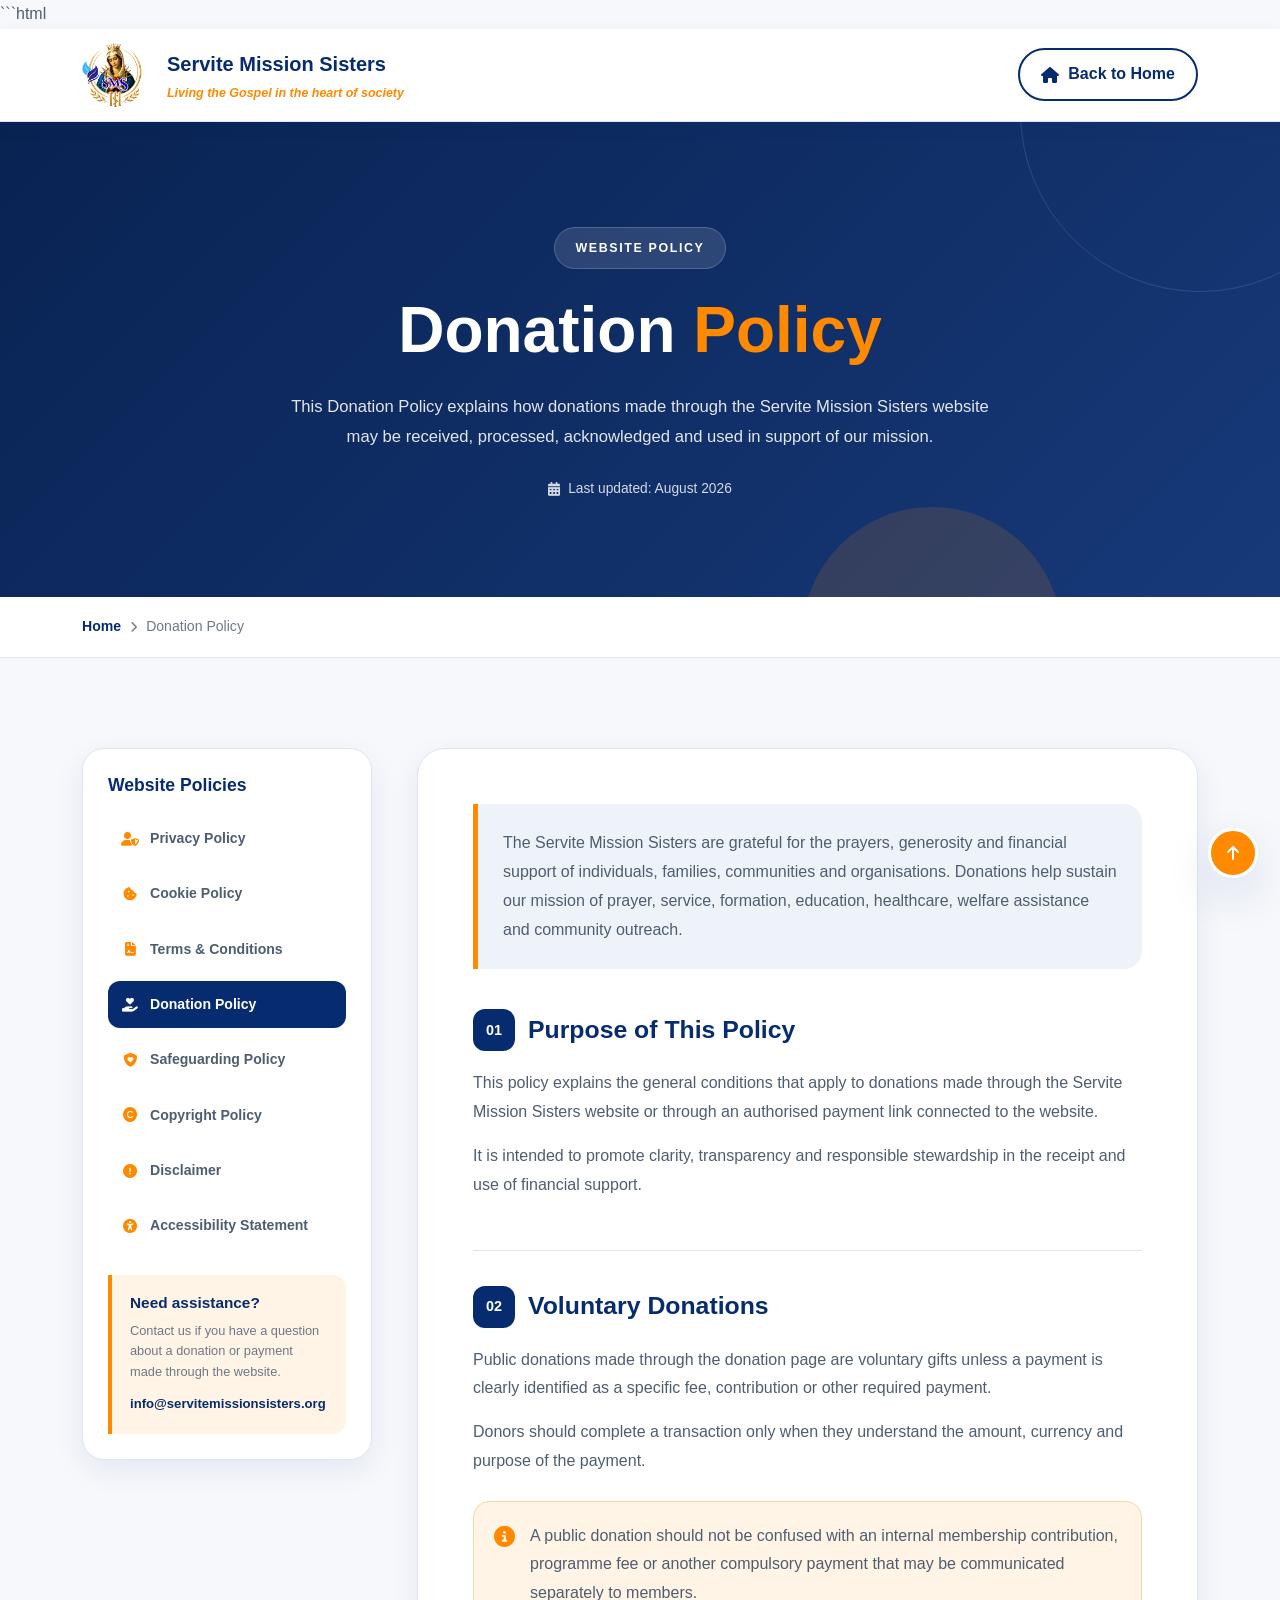
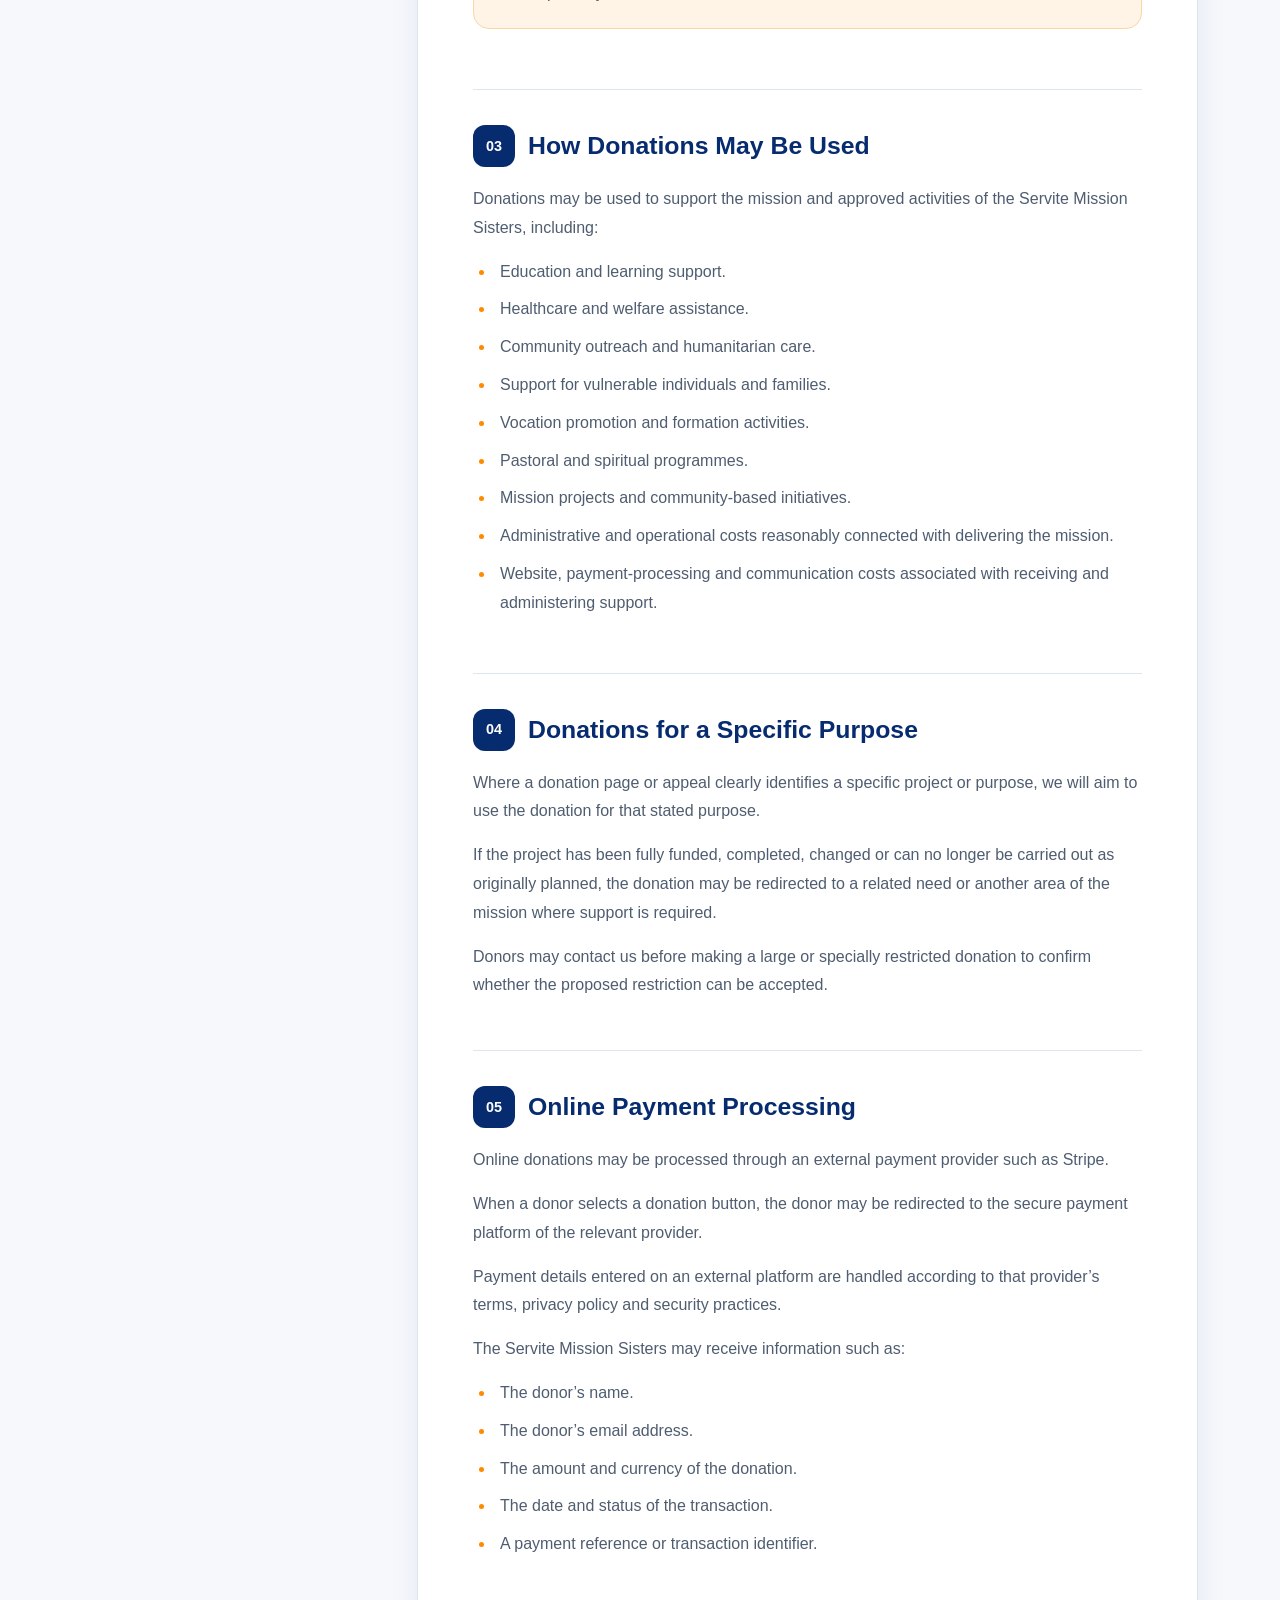
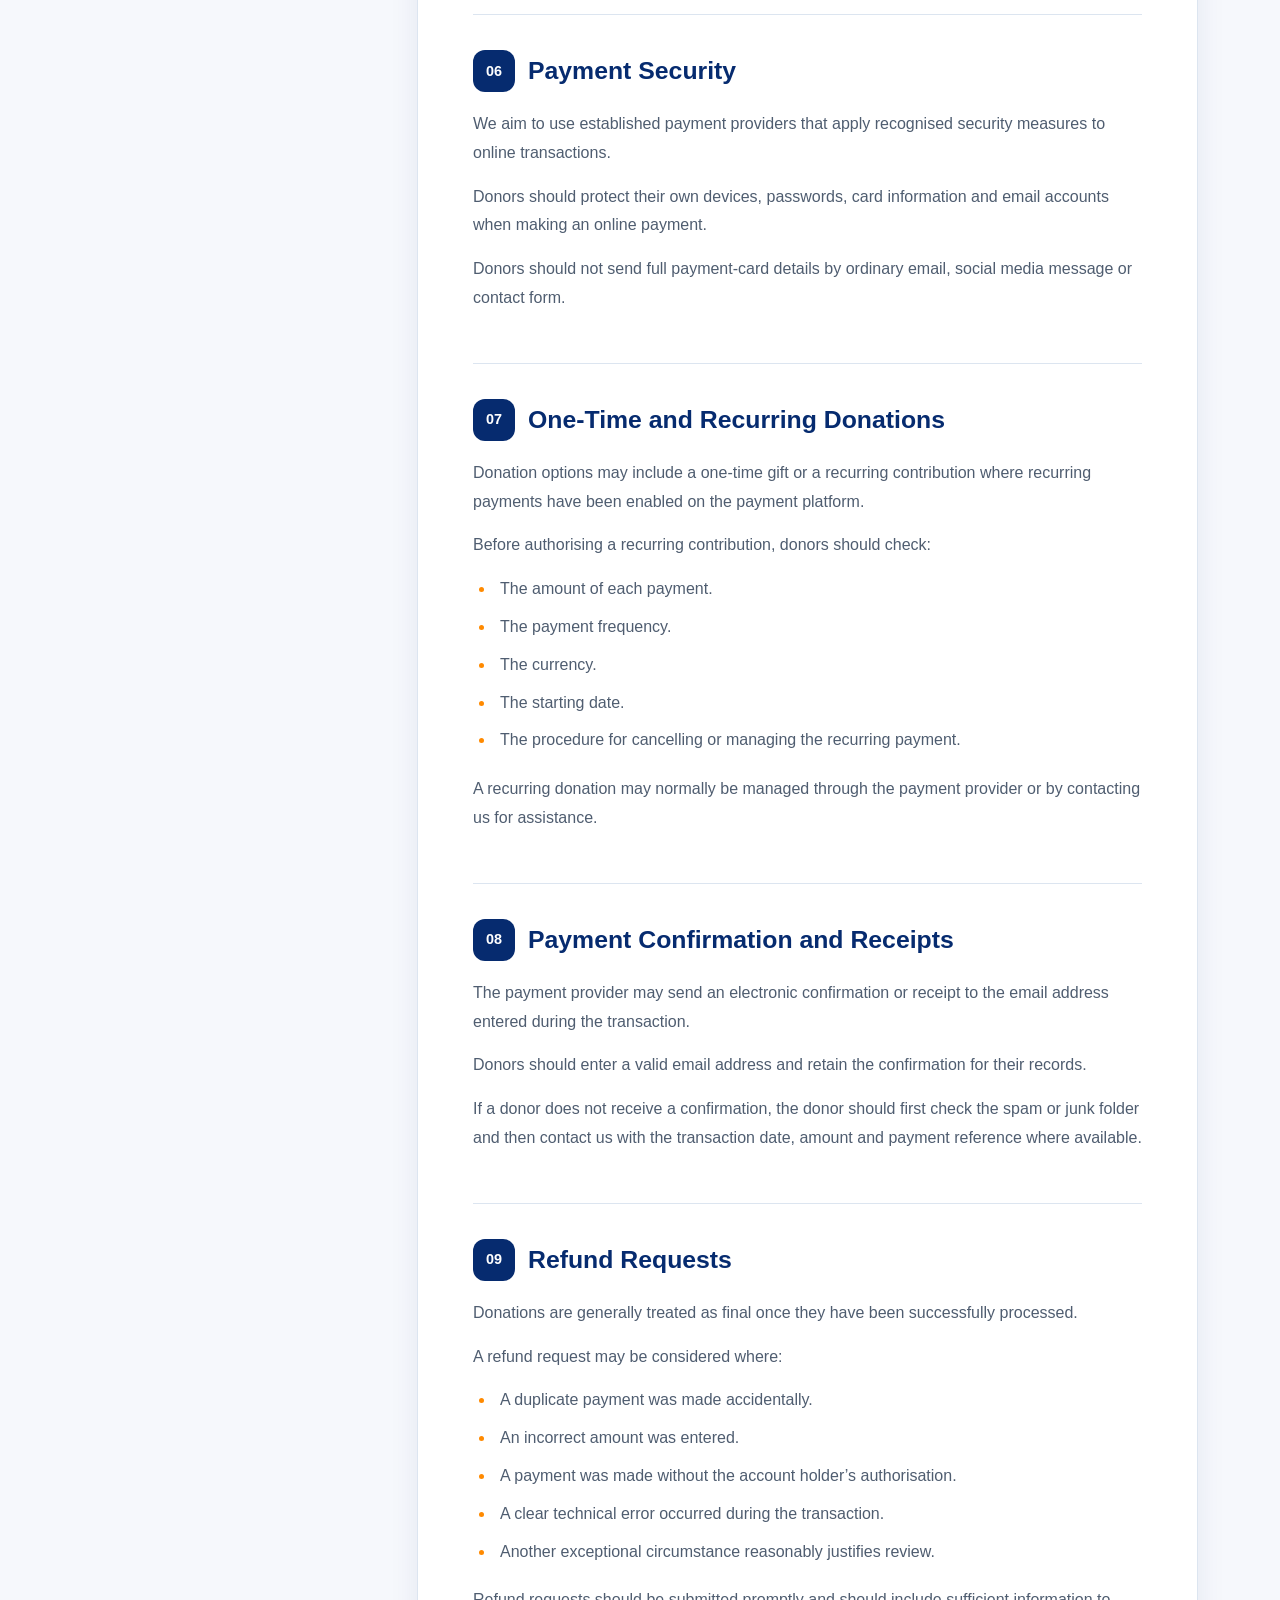
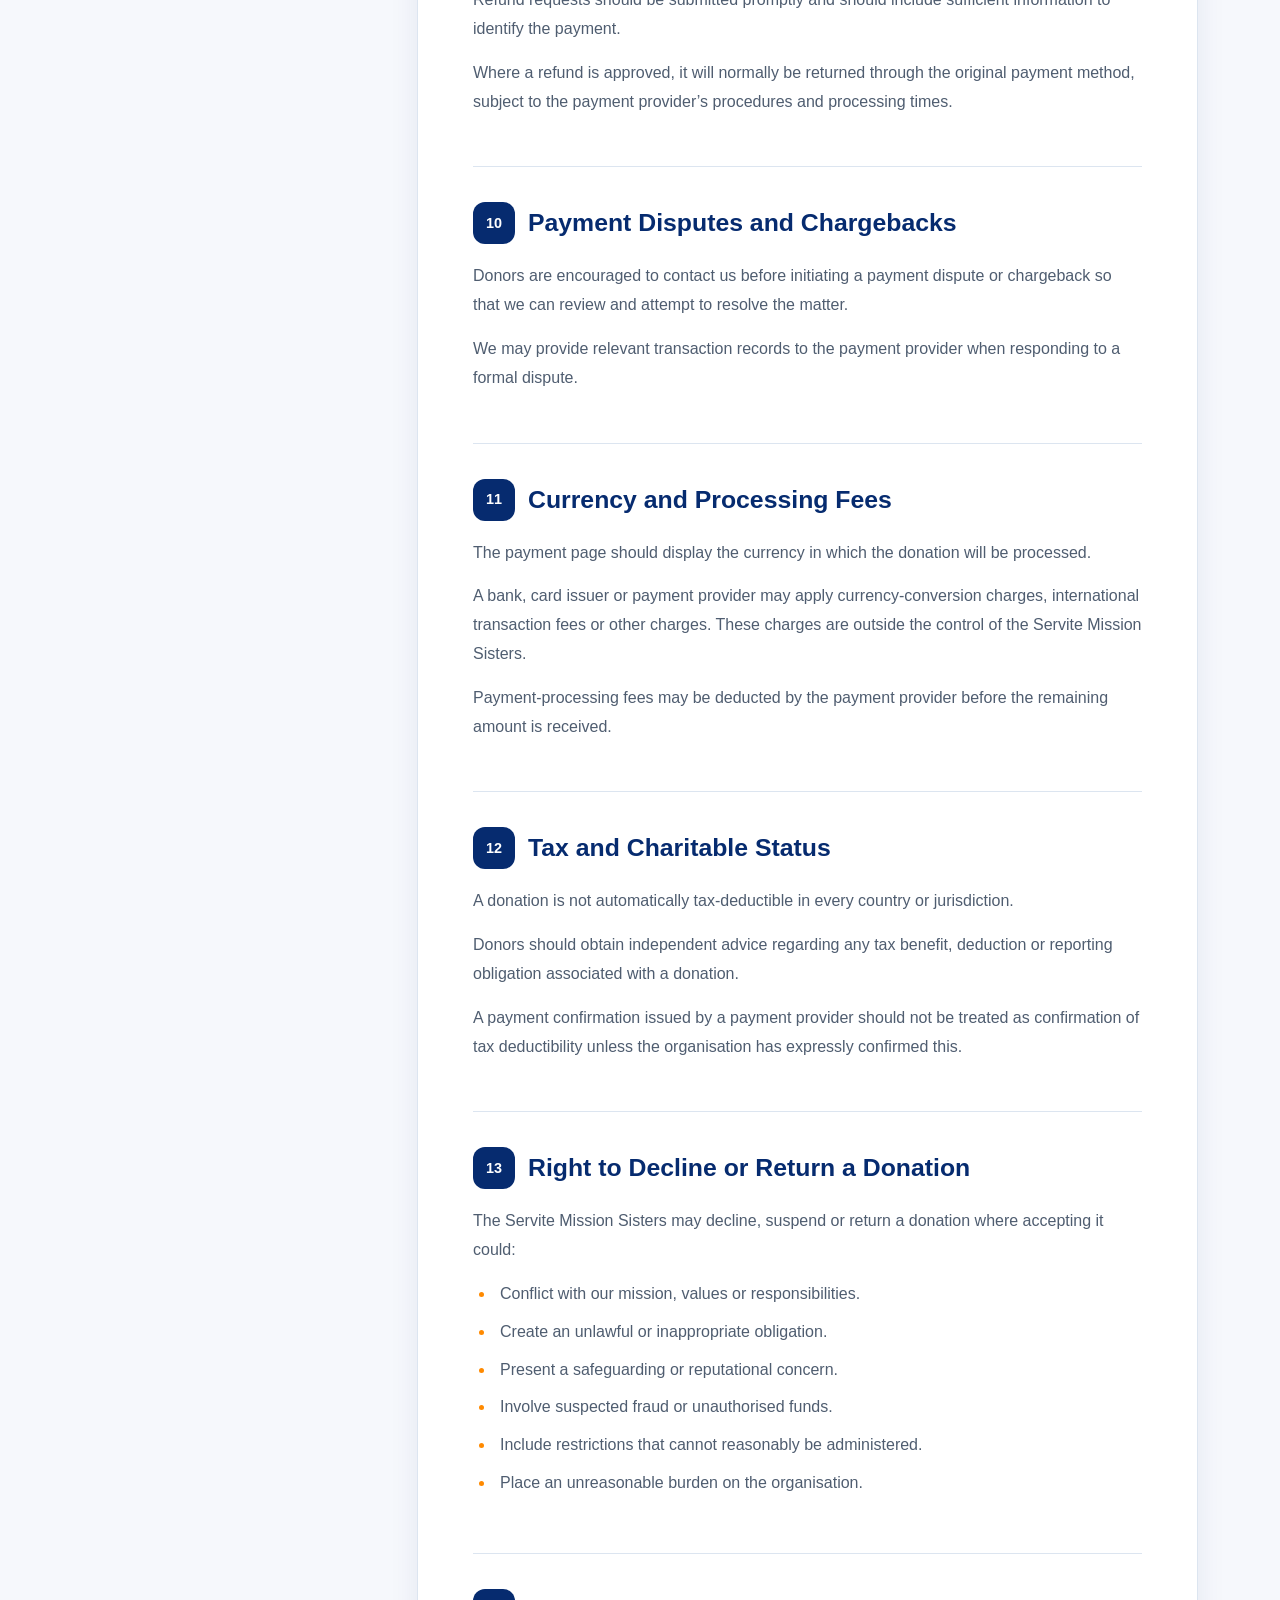
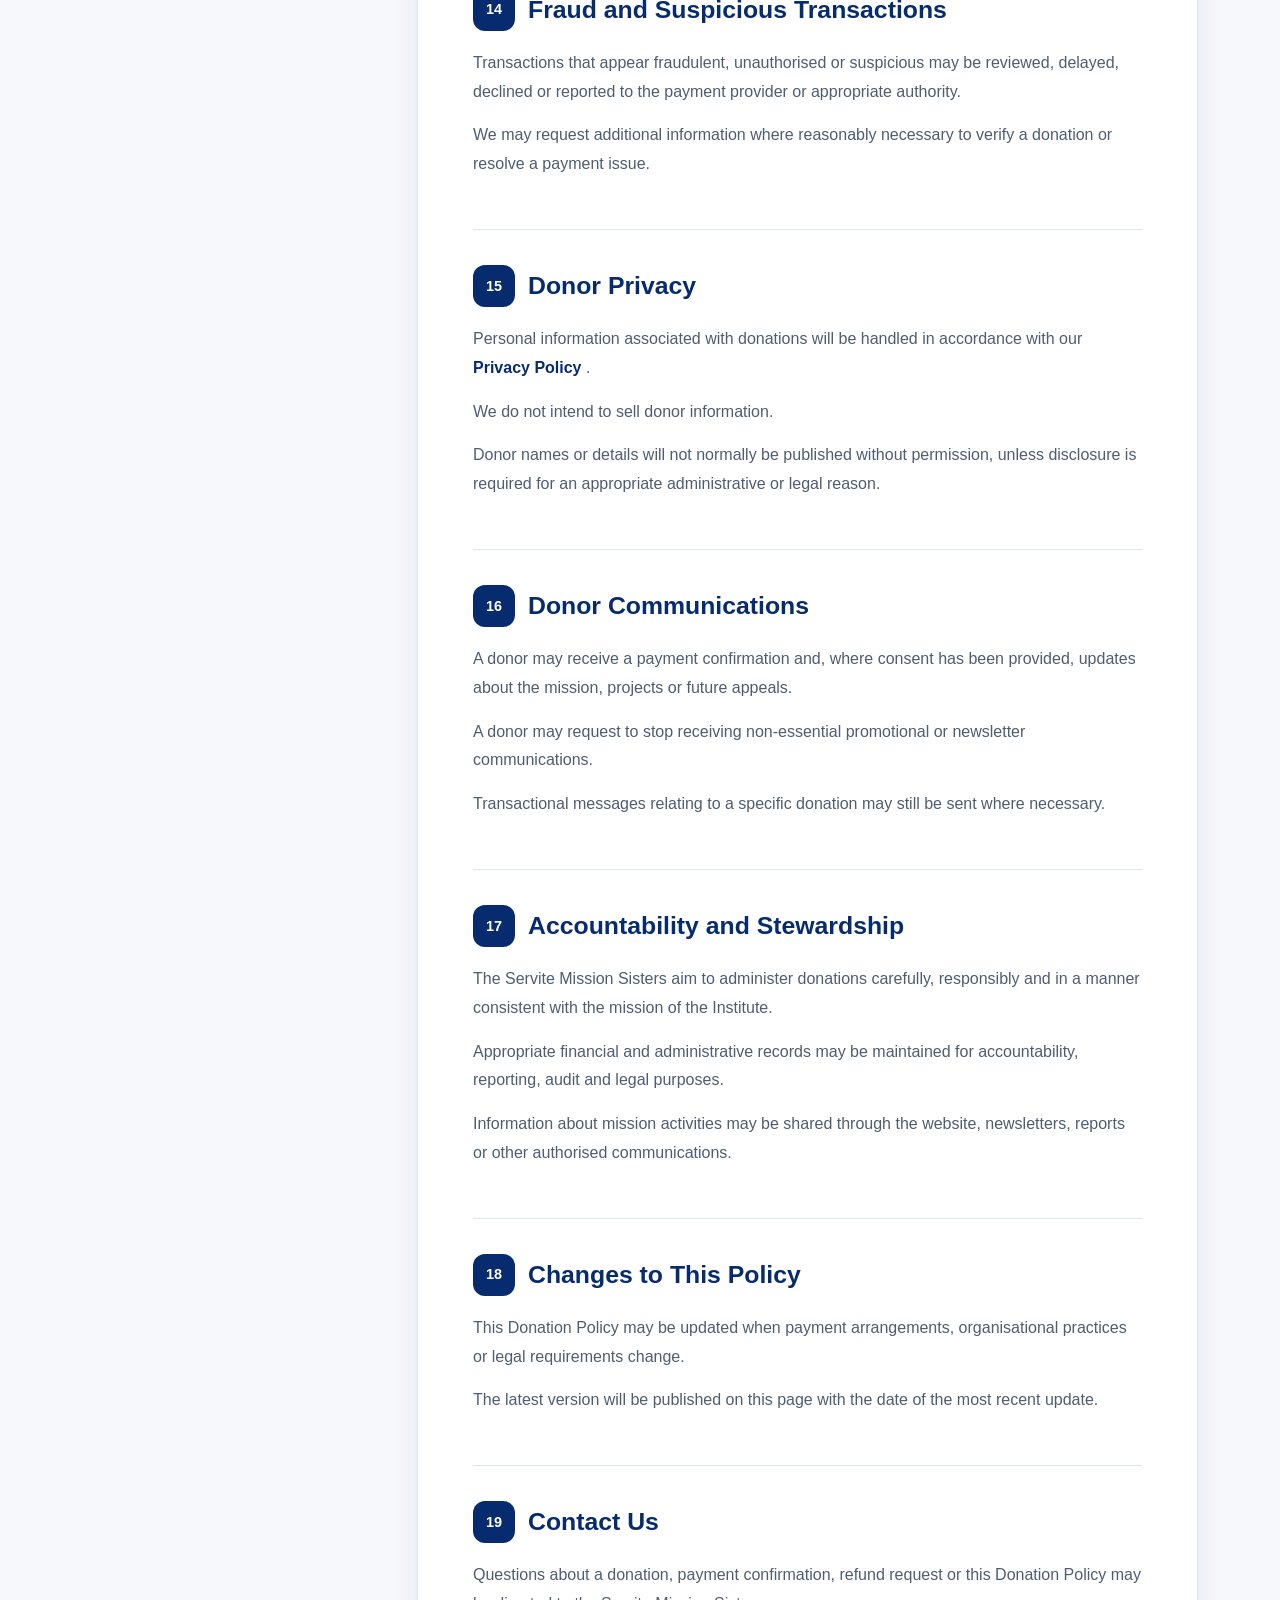
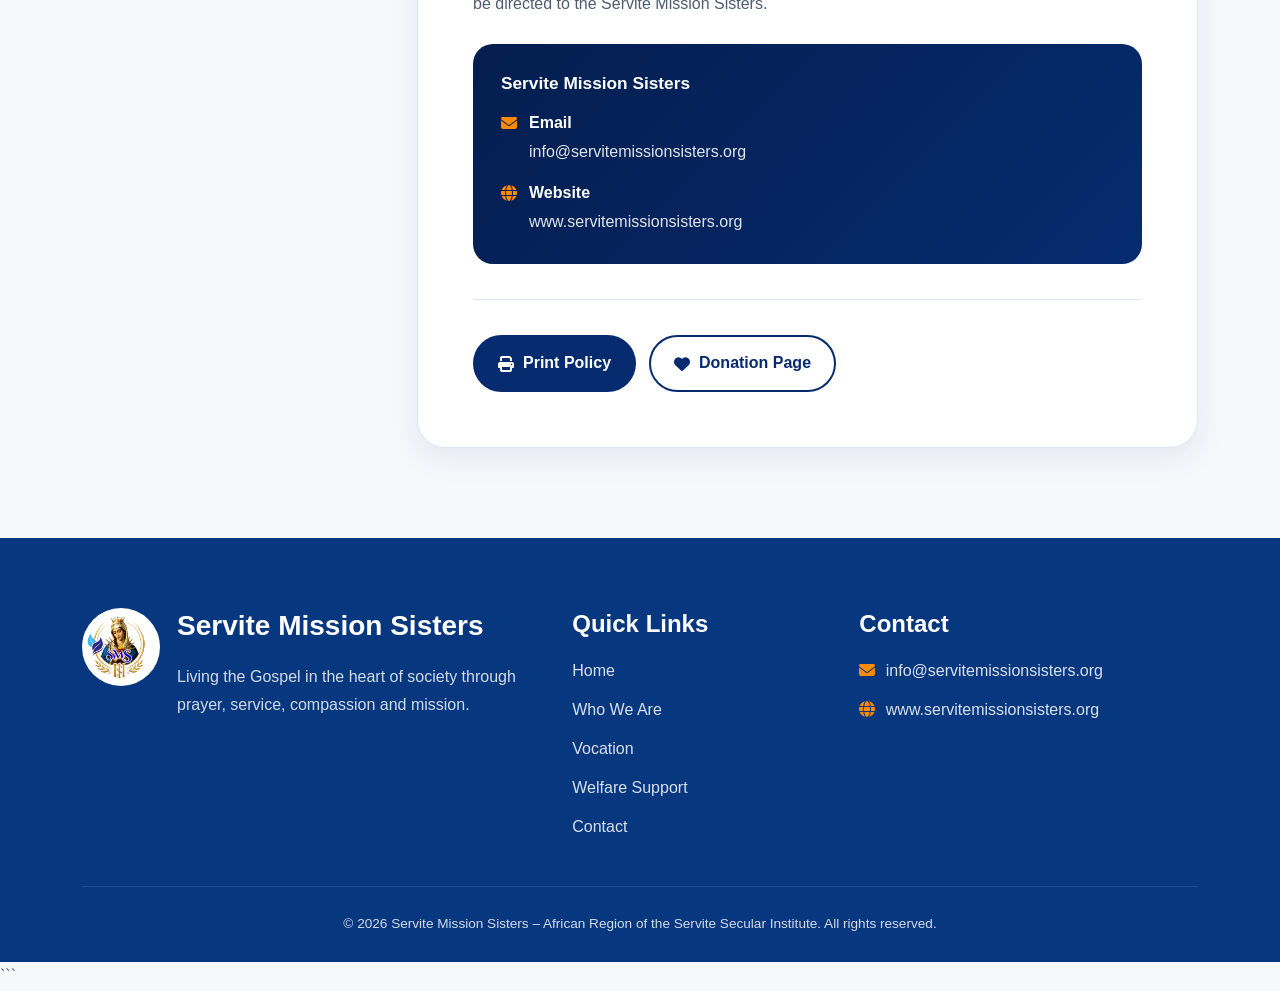
<file: donation-policy.html>
```html
<!DOCTYPE html>
<html lang="en">

<head>
    <meta charset="UTF-8">

    <meta name="viewport" content="width=device-width, initial-scale=1.0">

    <meta name="description" content="Donation Policy for the Servite Mission Sisters website.">

    <title>Donation Policy | Servite Mission Sisters</title>
    <!-- Google Analytics -->
    <script async src="https://www.googletagmanager.com/gtag/js?id=G-4ECHGK3DW0"></script>

    <script>
        window.dataLayer = window.dataLayer || [];

        function gtag() {
            dataLayer.push(arguments);
        }

        gtag('js', new Date());

        gtag('config', 'G-4ECHGK3DW0');
    </script>
    <!-- =========================================
     FAVICON
========================================= -->

    <link rel="icon" type="image/png" sizes="16x16" href="./assets/images/favicon-16x16.png">

    <link rel="icon" type="image/png" sizes="32x32" href="./assets/images/favicon-32x32.png">

    <link rel="icon" type="image/png" sizes="48x48" href="./assets/images/favicon-48x48.png">

    <link rel="apple-touch-icon" sizes="180x180" href="./assets/images/apple-touch-icon.png">

    <link rel="shortcut icon" href="./assets/images/favicon.ico">

    <meta name="theme-color" content="#062b6f">

    <link rel="icon" type="image/png" href="./assets/images/logo.servsister.png">

    <link rel="stylesheet" href="./assets/css/bootstrap.min.css">

    <link rel="stylesheet" href="./assets/icons/fontawesome/css/fontawesome.min.css">

    <link rel="stylesheet" href="./assets/icons/fontawesome/css/solid.min.css">

    <link rel="stylesheet" href="./assets/icons/fontawesome/css/brands.min.css">

    <link rel="stylesheet" href="./assets/css/policy.css">
</head>

<body id="top">

    <!-- Header Start -->
    <header class="policy-header">

        <div class="container">

            <div class="policy-header-wrapper">

                <a href="index.html" class="policy-brand">

                    <img src="./assets/images/logo.servsister.png" alt="Servite Mission Sisters Logo">

                    <div class="policy-brand-text">

                        <strong>
                            Servite Mission Sisters
                        </strong>

                        <span>
                            Living the Gospel in the heart of society
                        </span>

                    </div>

                </a>

                <a href="index.html" class="policy-home-link">

                    <i class="fas fa-home"></i>

                    <span>Back to Home</span>

                </a>

            </div>

        </div>

    </header>
    <!-- Header End -->


    <main>

        <!-- Hero Start -->
        <section class="policy-hero">

            <div class="container">

                <div class="policy-hero-content">

                    <span class="policy-label">
                        Website Policy
                    </span>

                    <h1>
                        Donation <span>Policy</span>
                    </h1>

                    <p>
                        This Donation Policy explains how donations made through
                        the Servite Mission Sisters website may be received,
                        processed, acknowledged and used in support of our mission.
                    </p>

                    <div class="policy-updated">

                        <i class="fas fa-calendar-alt"></i>

                        Last updated: August 2026

                    </div>

                </div>

            </div>

        </section>
        <!-- Hero End -->


        <!-- Breadcrumb Start -->
        <div class="policy-breadcrumb">

            <div class="container">

                <div class="policy-breadcrumb-wrapper">

                    <a href="index.html">Home</a>

                    <i class="fas fa-chevron-right"></i>

                    <span>Donation Policy</span>

                </div>

            </div>

        </div>
        <!-- Breadcrumb End -->


        <!-- Policy Content Start -->
        <section class="policy-main">

            <div class="container">

                <div class="policy-layout">

                    <!-- Sidebar Start -->
                    <aside class="policy-sidebar">

                        <h2>
                            Website Policies
                        </h2>

                        <nav class="policy-navigation">

                            <a href="privacy-policy.html">
                                <i class="fas fa-user-shield"></i>
                                Privacy Policy
                            </a>

                            <a href="cookie-policy.html">
                                <i class="fas fa-cookie-bite"></i>
                                Cookie Policy
                            </a>

                            <a href="terms-and-conditions.html">
                                <i class="fas fa-file-contract"></i>
                                Terms &amp; Conditions
                            </a>

                            <a href="donation-policy.html" class="active">
                                <i class="fas fa-hand-holding-heart"></i>
                                Donation Policy
                            </a>

                            <a href="safeguarding-policy.html">
                                <i class="fas fa-shield-heart"></i>
                                Safeguarding Policy
                            </a>

                            <a href="copyright-policy.html">
                                <i class="fas fa-copyright"></i>
                                Copyright Policy
                            </a>

                            <a href="disclaimer.html">
                                <i class="fas fa-circle-exclamation"></i>
                                Disclaimer
                            </a>

                            <a href="accessibility-statement.html">
                                <i class="fas fa-universal-access"></i>
                                Accessibility Statement
                            </a>

                        </nav>

                        <div class="policy-help-box">

                            <h3>Need assistance?</h3>

                            <p>
                                Contact us if you have a question about a donation
                                or payment made through the website.
                            </p>

                            <a href="mailto:info@servitemissionsisters.org">
                                info@servitemissionsisters.org
                            </a>

                        </div>

                    </aside>
                    <!-- Sidebar End -->


                    <!-- Article Start -->
                    <article class="policy-content">

                        <div class="policy-introduction">

                            The Servite Mission Sisters are grateful for the prayers,
                            generosity and financial support of individuals, families,
                            communities and organisations. Donations help sustain our
                            mission of prayer, service, formation, education, healthcare,
                            welfare assistance and community outreach.

                        </div>


                        <!-- Section 1 -->
                        <section class="policy-section" id="purpose">

                            <h2>
                                <span>01</span>
                                Purpose of This Policy
                            </h2>

                            <p>
                                This policy explains the general conditions that apply
                                to donations made through the Servite Mission Sisters
                                website or through an authorised payment link connected
                                to the website.
                            </p>

                            <p>
                                It is intended to promote clarity, transparency and
                                responsible stewardship in the receipt and use of
                                financial support.
                            </p>

                        </section>


                        <!-- Section 2 -->
                        <section class="policy-section" id="voluntary-donations">

                            <h2>
                                <span>02</span>
                                Voluntary Donations
                            </h2>

                            <p>
                                Public donations made through the donation page are
                                voluntary gifts unless a payment is clearly identified
                                as a specific fee, contribution or other required payment.
                            </p>

                            <p>
                                Donors should complete a transaction only when they
                                understand the amount, currency and purpose of the payment.
                            </p>

                            <div class="policy-highlight">

                                <i class="fas fa-circle-info"></i>

                                <div>
                                    A public donation should not be confused with an
                                    internal membership contribution, programme fee or
                                    another compulsory payment that may be communicated
                                    separately to members.
                                </div>

                            </div>

                        </section>


                        <!-- Section 3 -->
                        <section class="policy-section" id="use-of-donations">

                            <h2>
                                <span>03</span>
                                How Donations May Be Used
                            </h2>

                            <p>
                                Donations may be used to support the mission and approved
                                activities of the Servite Mission Sisters, including:
                            </p>

                            <ul>
                                <li>Education and learning support.</li>

                                <li>Healthcare and welfare assistance.</li>

                                <li>Community outreach and humanitarian care.</li>

                                <li>Support for vulnerable individuals and families.</li>

                                <li>Vocation promotion and formation activities.</li>

                                <li>Pastoral and spiritual programmes.</li>

                                <li>Mission projects and community-based initiatives.</li>

                                <li>
                                    Administrative and operational costs reasonably
                                    connected with delivering the mission.
                                </li>

                                <li>
                                    Website, payment-processing and communication costs
                                    associated with receiving and administering support.
                                </li>
                            </ul>

                        </section>


                        <!-- Section 4 -->
                        <section class="policy-section" id="designated-donations">

                            <h2>
                                <span>04</span>
                                Donations for a Specific Purpose
                            </h2>

                            <p>
                                Where a donation page or appeal clearly identifies a
                                specific project or purpose, we will aim to use the
                                donation for that stated purpose.
                            </p>

                            <p>
                                If the project has been fully funded, completed, changed
                                or can no longer be carried out as originally planned,
                                the donation may be redirected to a related need or
                                another area of the mission where support is required.
                            </p>

                            <p>
                                Donors may contact us before making a large or specially
                                restricted donation to confirm whether the proposed
                                restriction can be accepted.
                            </p>

                        </section>


                        <!-- Section 5 -->
                        <section class="policy-section" id="payment-provider">

                            <h2>
                                <span>05</span>
                                Online Payment Processing
                            </h2>

                            <p>
                                Online donations may be processed through an external
                                payment provider such as Stripe.
                            </p>

                            <p>
                                When a donor selects a donation button, the donor may
                                be redirected to the secure payment platform of the
                                relevant provider.
                            </p>

                            <p>
                                Payment details entered on an external platform are
                                handled according to that provider’s terms, privacy
                                policy and security practices.
                            </p>

                            <p>
                                The Servite Mission Sisters may receive information
                                such as:
                            </p>

                            <ul>
                                <li>The donor’s name.</li>

                                <li>The donor’s email address.</li>

                                <li>The amount and currency of the donation.</li>

                                <li>The date and status of the transaction.</li>

                                <li>A payment reference or transaction identifier.</li>
                            </ul>

                        </section>


                        <!-- Section 6 -->
                        <section class="policy-section" id="payment-security">

                            <h2>
                                <span>06</span>
                                Payment Security
                            </h2>

                            <p>
                                We aim to use established payment providers that apply
                                recognised security measures to online transactions.
                            </p>

                            <p>
                                Donors should protect their own devices, passwords,
                                card information and email accounts when making an
                                online payment.
                            </p>

                            <p>
                                Donors should not send full payment-card details by
                                ordinary email, social media message or contact form.
                            </p>

                        </section>


                        <!-- Section 7 -->
                        <section class="policy-section" id="one-time-recurring">

                            <h2>
                                <span>07</span>
                                One-Time and Recurring Donations
                            </h2>

                            <p>
                                Donation options may include a one-time gift or a
                                recurring contribution where recurring payments have
                                been enabled on the payment platform.
                            </p>

                            <p>
                                Before authorising a recurring contribution, donors
                                should check:
                            </p>

                            <ul>
                                <li>The amount of each payment.</li>

                                <li>The payment frequency.</li>

                                <li>The currency.</li>

                                <li>The starting date.</li>

                                <li>
                                    The procedure for cancelling or managing the
                                    recurring payment.
                                </li>
                            </ul>

                            <p>
                                A recurring donation may normally be managed through
                                the payment provider or by contacting us for assistance.
                            </p>

                        </section>


                        <!-- Section 8 -->
                        <section class="policy-section" id="confirmation">

                            <h2>
                                <span>08</span>
                                Payment Confirmation and Receipts
                            </h2>

                            <p>
                                The payment provider may send an electronic confirmation
                                or receipt to the email address entered during the
                                transaction.
                            </p>

                            <p>
                                Donors should enter a valid email address and retain the
                                confirmation for their records.
                            </p>

                            <p>
                                If a donor does not receive a confirmation, the donor
                                should first check the spam or junk folder and then
                                contact us with the transaction date, amount and payment
                                reference where available.
                            </p>

                        </section>


                        <!-- Section 9 -->
                        <section class="policy-section" id="refunds">

                            <h2>
                                <span>09</span>
                                Refund Requests
                            </h2>

                            <p>
                                Donations are generally treated as final once they have
                                been successfully processed.
                            </p>

                            <p>
                                A refund request may be considered where:
                            </p>

                            <ul>
                                <li>A duplicate payment was made accidentally.</li>

                                <li>An incorrect amount was entered.</li>

                                <li>
                                    A payment was made without the account holder’s
                                    authorisation.
                                </li>

                                <li>
                                    A clear technical error occurred during the
                                    transaction.
                                </li>

                                <li>
                                    Another exceptional circumstance reasonably
                                    justifies review.
                                </li>
                            </ul>

                            <p>
                                Refund requests should be submitted promptly and should
                                include sufficient information to identify the payment.
                            </p>

                            <p>
                                Where a refund is approved, it will normally be returned
                                through the original payment method, subject to the
                                payment provider’s procedures and processing times.
                            </p>

                        </section>


                        <!-- Section 10 -->
                        <section class="policy-section" id="chargebacks">

                            <h2>
                                <span>10</span>
                                Payment Disputes and Chargebacks
                            </h2>

                            <p>
                                Donors are encouraged to contact us before initiating
                                a payment dispute or chargeback so that we can review
                                and attempt to resolve the matter.
                            </p>

                            <p>
                                We may provide relevant transaction records to the
                                payment provider when responding to a formal dispute.
                            </p>

                        </section>


                        <!-- Section 11 -->
                        <section class="policy-section" id="currency-fees">

                            <h2>
                                <span>11</span>
                                Currency and Processing Fees
                            </h2>

                            <p>
                                The payment page should display the currency in which
                                the donation will be processed.
                            </p>

                            <p>
                                A bank, card issuer or payment provider may apply
                                currency-conversion charges, international transaction
                                fees or other charges. These charges are outside the
                                control of the Servite Mission Sisters.
                            </p>

                            <p>
                                Payment-processing fees may be deducted by the payment
                                provider before the remaining amount is received.
                            </p>

                        </section>


                        <!-- Section 12 -->
                        <section class="policy-section" id="tax">

                            <h2>
                                <span>12</span>
                                Tax and Charitable Status
                            </h2>

                            <p>
                                A donation is not automatically tax-deductible in every
                                country or jurisdiction.
                            </p>

                            <p>
                                Donors should obtain independent advice regarding any
                                tax benefit, deduction or reporting obligation associated
                                with a donation.
                            </p>

                            <p>
                                A payment confirmation issued by a payment provider
                                should not be treated as confirmation of tax deductibility
                                unless the organisation has expressly confirmed this.
                            </p>

                        </section>


                        <!-- Section 13 -->
                        <section class="policy-section" id="refusing-donations">

                            <h2>
                                <span>13</span>
                                Right to Decline or Return a Donation
                            </h2>

                            <p>
                                The Servite Mission Sisters may decline, suspend or
                                return a donation where accepting it could:
                            </p>

                            <ul>
                                <li>Conflict with our mission, values or responsibilities.</li>

                                <li>Create an unlawful or inappropriate obligation.</li>

                                <li>Present a safeguarding or reputational concern.</li>

                                <li>Involve suspected fraud or unauthorised funds.</li>

                                <li>
                                    Include restrictions that cannot reasonably be
                                    administered.
                                </li>

                                <li>
                                    Place an unreasonable burden on the organisation.
                                </li>
                            </ul>

                        </section>


                        <!-- Section 14 -->
                        <section class="policy-section" id="fraud">

                            <h2>
                                <span>14</span>
                                Fraud and Suspicious Transactions
                            </h2>

                            <p>
                                Transactions that appear fraudulent, unauthorised or
                                suspicious may be reviewed, delayed, declined or reported
                                to the payment provider or appropriate authority.
                            </p>

                            <p>
                                We may request additional information where reasonably
                                necessary to verify a donation or resolve a payment issue.
                            </p>

                        </section>


                        <!-- Section 15 -->
                        <section class="policy-section" id="privacy">

                            <h2>
                                <span>15</span>
                                Donor Privacy
                            </h2>

                            <p>
                                Personal information associated with donations will be
                                handled in accordance with our
                                <a href="privacy-policy.html" style="color:#062b6f;font-weight:700;">
                                    Privacy Policy
                                </a>.
                            </p>

                            <p>
                                We do not intend to sell donor information.
                            </p>

                            <p>
                                Donor names or details will not normally be published
                                without permission, unless disclosure is required for
                                an appropriate administrative or legal reason.
                            </p>

                        </section>


                        <!-- Section 16 -->
                        <section class="policy-section" id="communications">

                            <h2>
                                <span>16</span>
                                Donor Communications
                            </h2>

                            <p>
                                A donor may receive a payment confirmation and, where
                                consent has been provided, updates about the mission,
                                projects or future appeals.
                            </p>

                            <p>
                                A donor may request to stop receiving non-essential
                                promotional or newsletter communications.
                            </p>

                            <p>
                                Transactional messages relating to a specific donation
                                may still be sent where necessary.
                            </p>

                        </section>


                        <!-- Section 17 -->
                        <section class="policy-section" id="accountability">

                            <h2>
                                <span>17</span>
                                Accountability and Stewardship
                            </h2>

                            <p>
                                The Servite Mission Sisters aim to administer donations
                                carefully, responsibly and in a manner consistent with
                                the mission of the Institute.
                            </p>

                            <p>
                                Appropriate financial and administrative records may be
                                maintained for accountability, reporting, audit and legal
                                purposes.
                            </p>

                            <p>
                                Information about mission activities may be shared
                                through the website, newsletters, reports or other
                                authorised communications.
                            </p>

                        </section>


                        <!-- Section 18 -->
                        <section class="policy-section" id="changes">

                            <h2>
                                <span>18</span>
                                Changes to This Policy
                            </h2>

                            <p>
                                This Donation Policy may be updated when payment
                                arrangements, organisational practices or legal
                                requirements change.
                            </p>

                            <p>
                                The latest version will be published on this page
                                with the date of the most recent update.
                            </p>

                        </section>


                        <!-- Section 19 -->
                        <section class="policy-section" id="contact">

                            <h2>
                                <span>19</span>
                                Contact Us
                            </h2>

                            <p>
                                Questions about a donation, payment confirmation,
                                refund request or this Donation Policy may be directed
                                to the Servite Mission Sisters.
                            </p>

                            <div class="policy-contact-card">

                                <h3>
                                    Servite Mission Sisters
                                </h3>

                                <div class="policy-contact-item">

                                    <i class="fas fa-envelope"></i>

                                    <div>
                                        <strong>Email</strong><br>

                                        <a href="mailto:info@servitemissionsisters.org">
                                            info@servitemissionsisters.org
                                        </a>
                                    </div>

                                </div>

                                <div class="policy-contact-item">

                                    <i class="fas fa-globe"></i>

                                    <div>
                                        <strong>Website</strong><br>

                                        <a href="https://www.servitemissionsisters.org" target="_blank"
                                            rel="noopener noreferrer">

                                            www.servitemissionsisters.org

                                        </a>
                                    </div>

                                </div>

                            </div>

                        </section>





                        <div class="policy-actions">

                            <button type="button" class="policy-action-button" onclick="window.print()">

                                <i class="fas fa-print"></i>

                                Print Policy

                            </button>

                            <a href="donate.html" class="policy-action-button secondary">

                                <i class="fas fa-heart"></i>

                                Donation Page

                            </a>

                        </div>

                    </article>
                    <!-- Article End -->

                </div>

            </div>

        </section>
        <!-- Policy Content End -->

    </main>


    <!-- Footer Start -->
    <footer class="policy-footer">

        <div class="container">

            <div class="policy-footer-grid">

                <div class="policy-footer-brand">

                    <img src="./assets/images/logo.servsister.png" alt="Servite Mission Sisters Logo">

                    <div>

                        <h3>
                            Servite Mission Sisters
                        </h3>

                        <p>
                            Living the Gospel in the heart of society through
                            prayer, service, compassion and mission.
                        </p>

                    </div>

                </div>


                <div>

                    <h4>Quick Links</h4>

                    <div class="policy-footer-links">

                        <a href="index.html">Home</a>

                        <a href="index.html#about">Who We Are</a>

                        <a href="index.vocation#.html">Vocation</a>

                        <a href="index.welfare#.html">Welfare Support</a>

                        <a href="index.html#contact">Contact</a>

                    </div>

                </div>


                <div class="policy-footer-contact">

                    <h4>Contact</h4>

                    <p>
                        <i class="fas fa-envelope"></i>

                        <a href="mailto:info@servitemissionsisters.org">
                            info@servitemissionsisters.org
                        </a>
                    </p>

                    <p>
                        <i class="fas fa-globe"></i>

                        <a href="https://www.servitemissionsisters.org" target="_blank" rel="noopener noreferrer">

                            www.servitemissionsisters.org

                        </a>
                    </p>

                </div>

            </div>


            <div class="policy-footer-bottom">

                <p>
                    &copy; <span id="currentYear"></span>
                    Servite Mission Sisters – African Region of the
                    Servite Secular Institute. All rights reserved.
                </p>

            </div>

        </div>

    </footer>
    <!-- Footer End -->


    <a href="#top" class="policy-back-top" aria-label="Back to top">

        <i class="fas fa-arrow-up"></i>

    </a>


    <script src="./assets/js/bootstrap.bundle.min.js"></script>

    <script>
        const currentYear = document.getElementById("currentYear");

        if (currentYear) {
            currentYear.textContent = new Date().getFullYear();
        }
    </script>

</body>

</html>
```
</file>
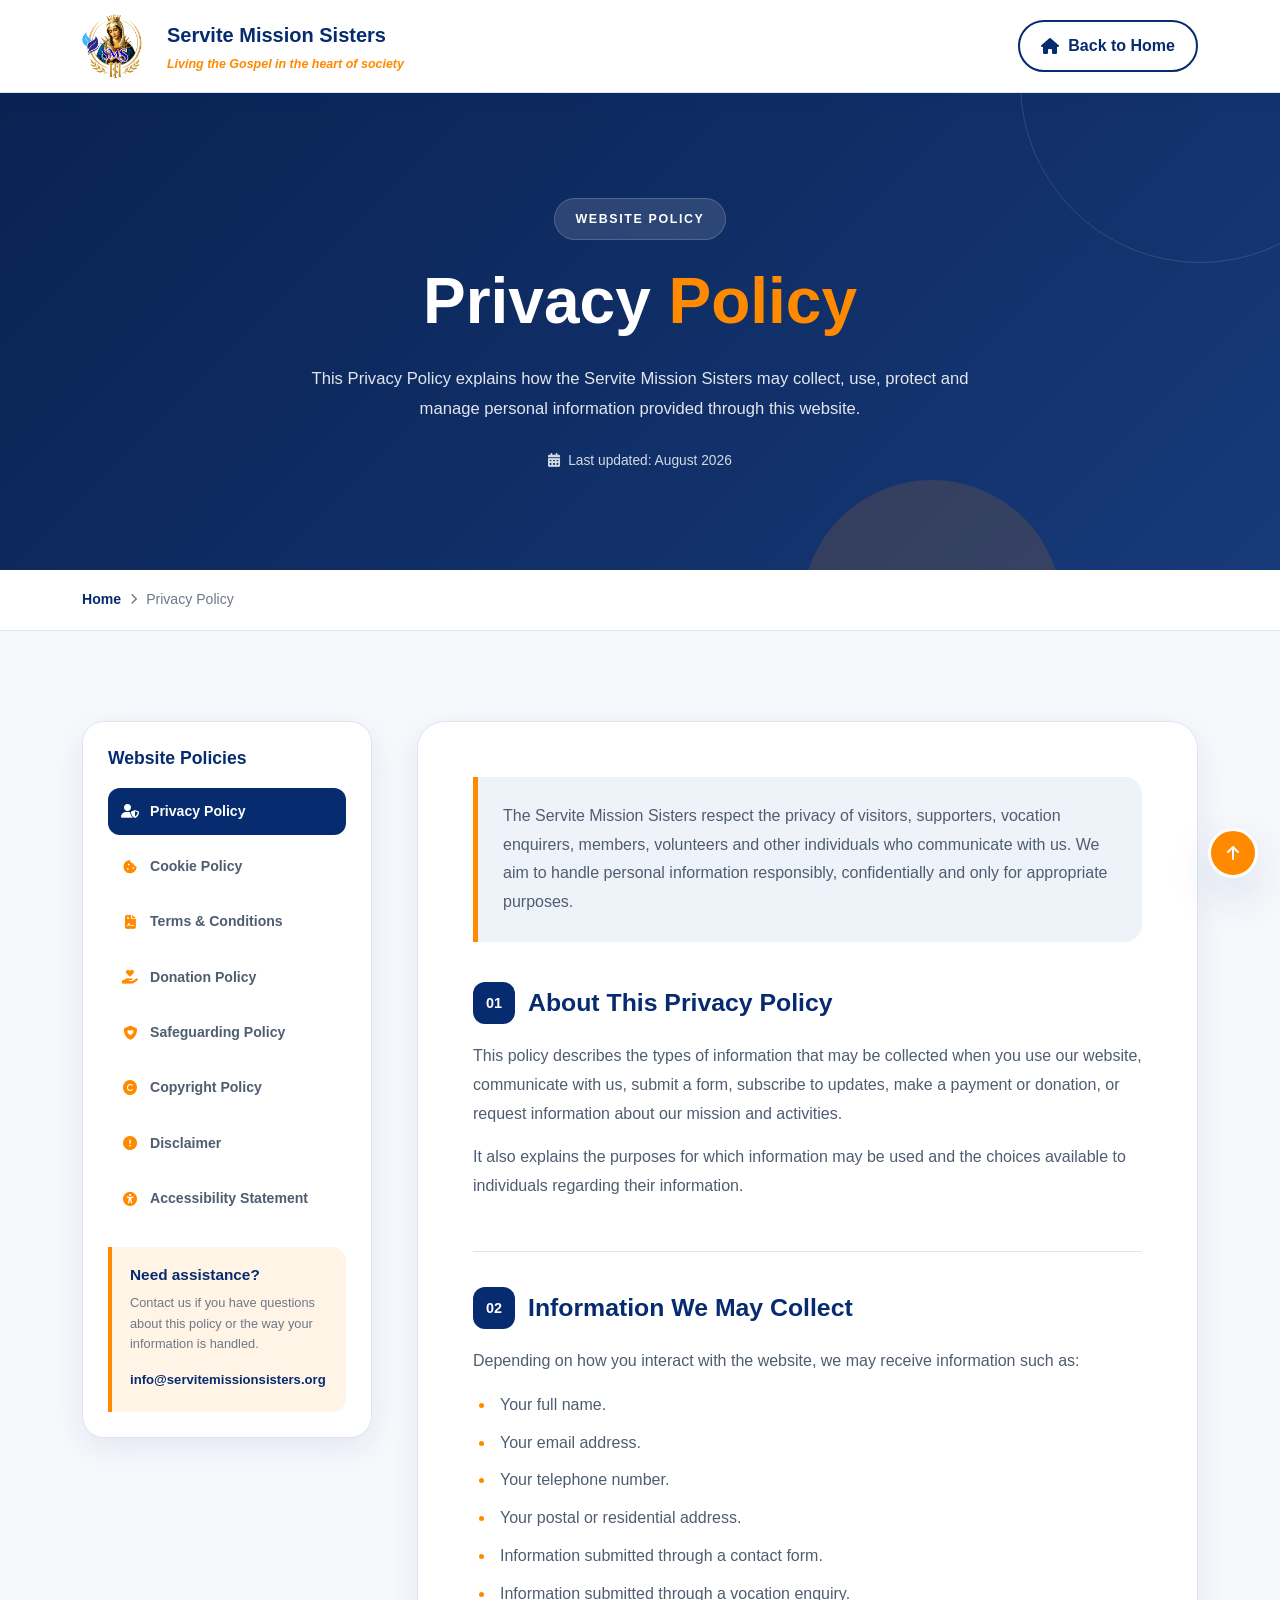
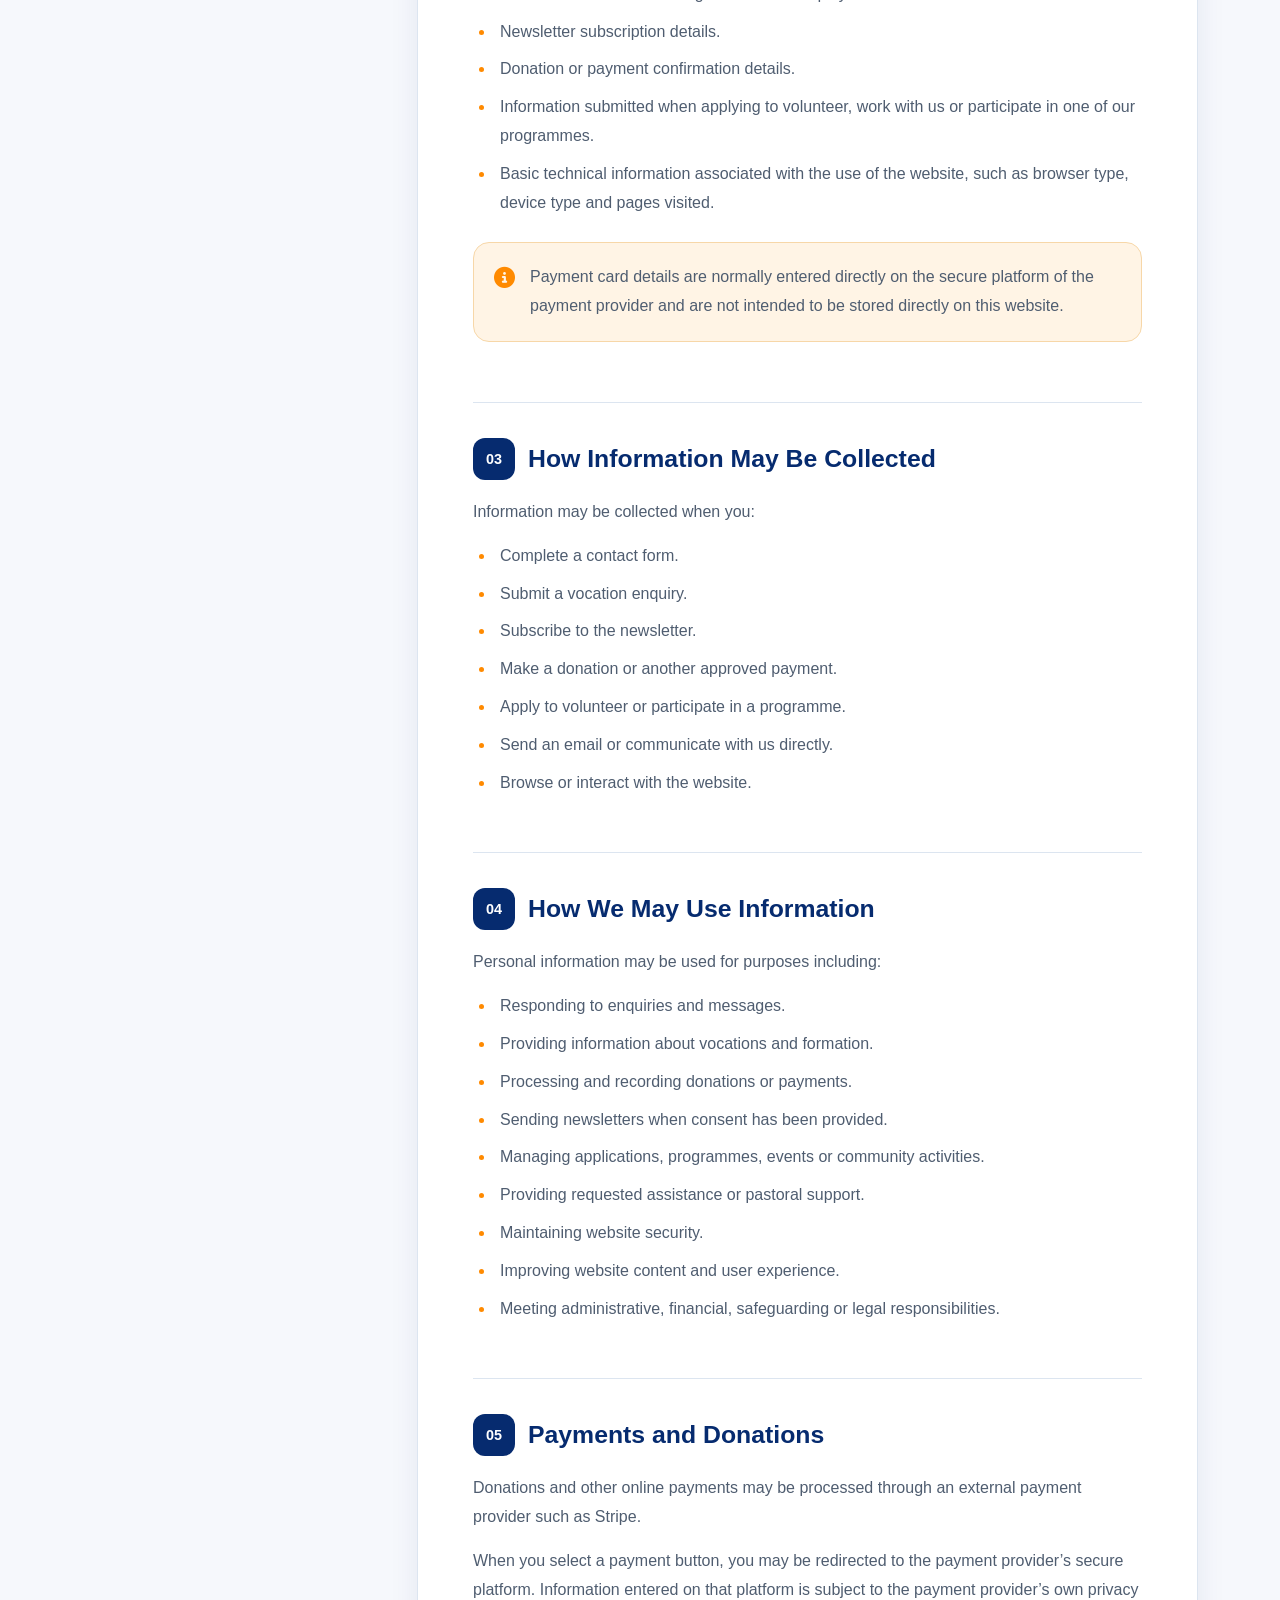
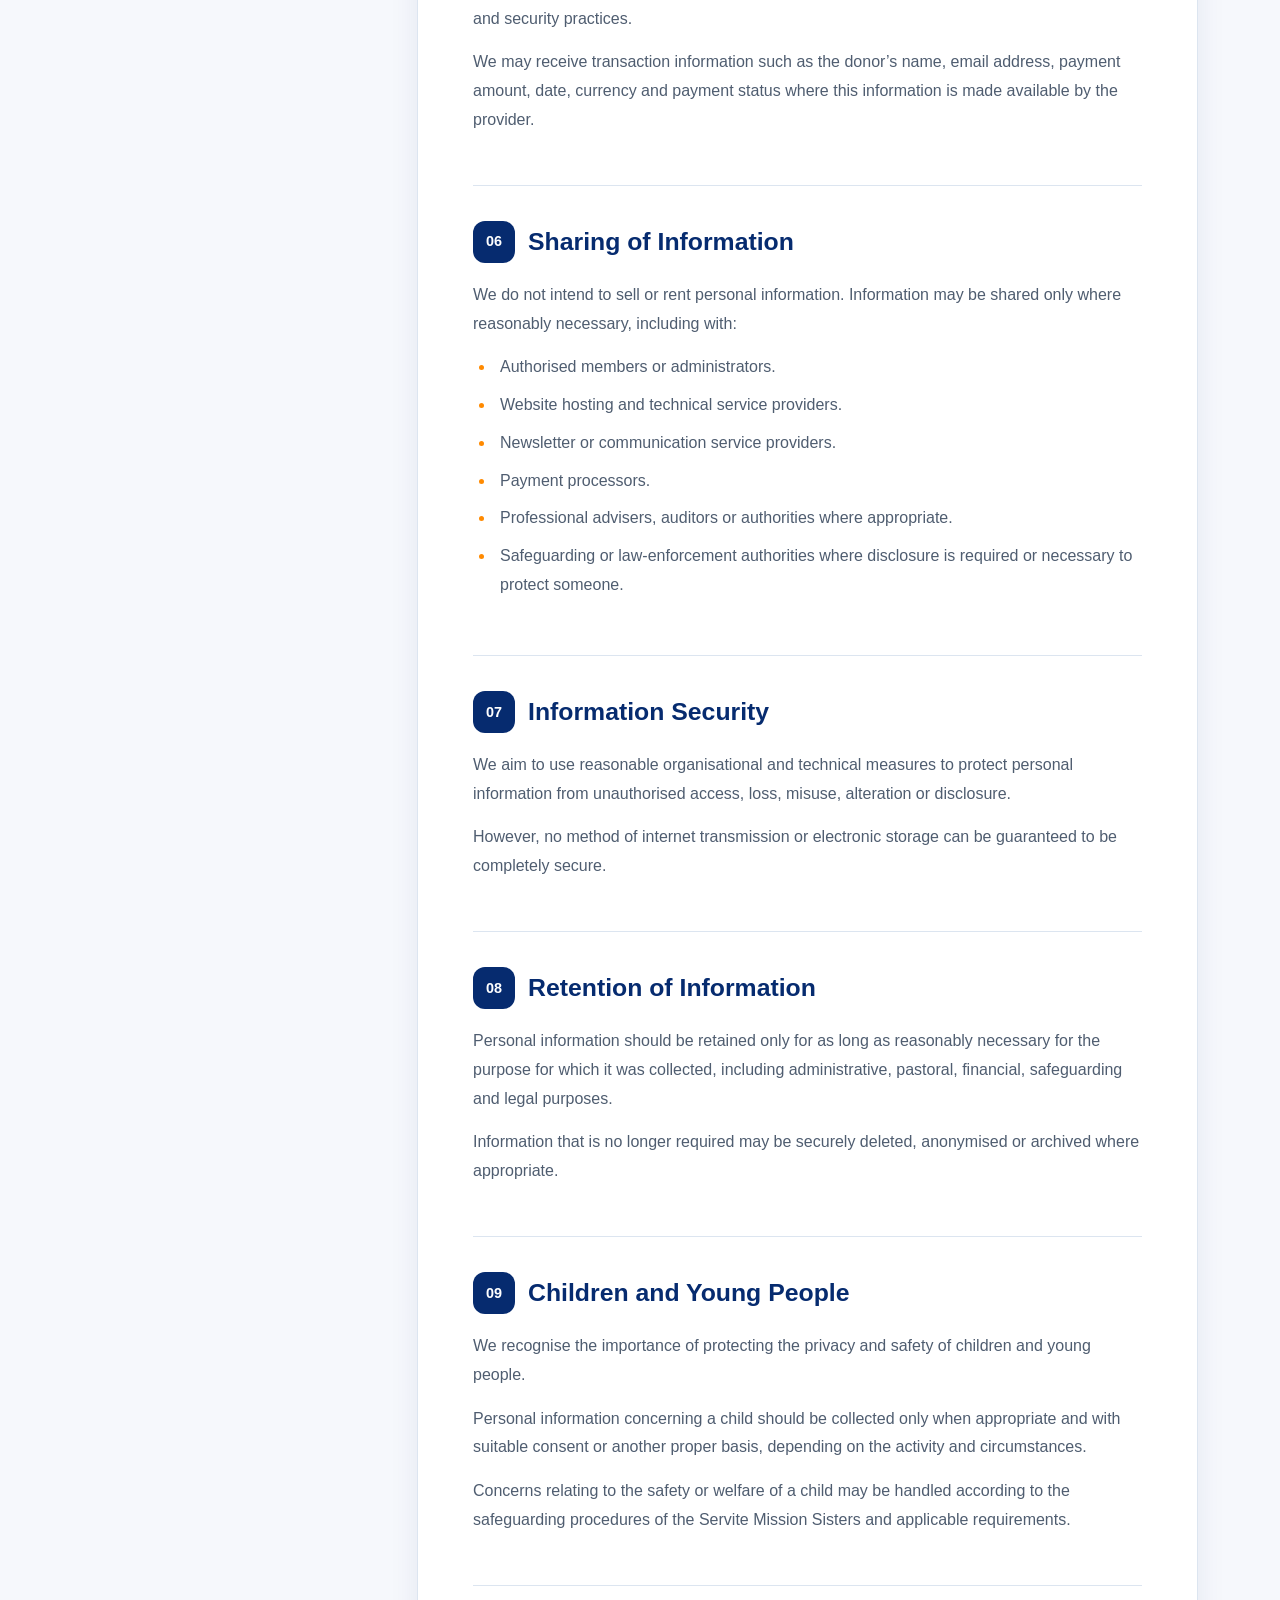
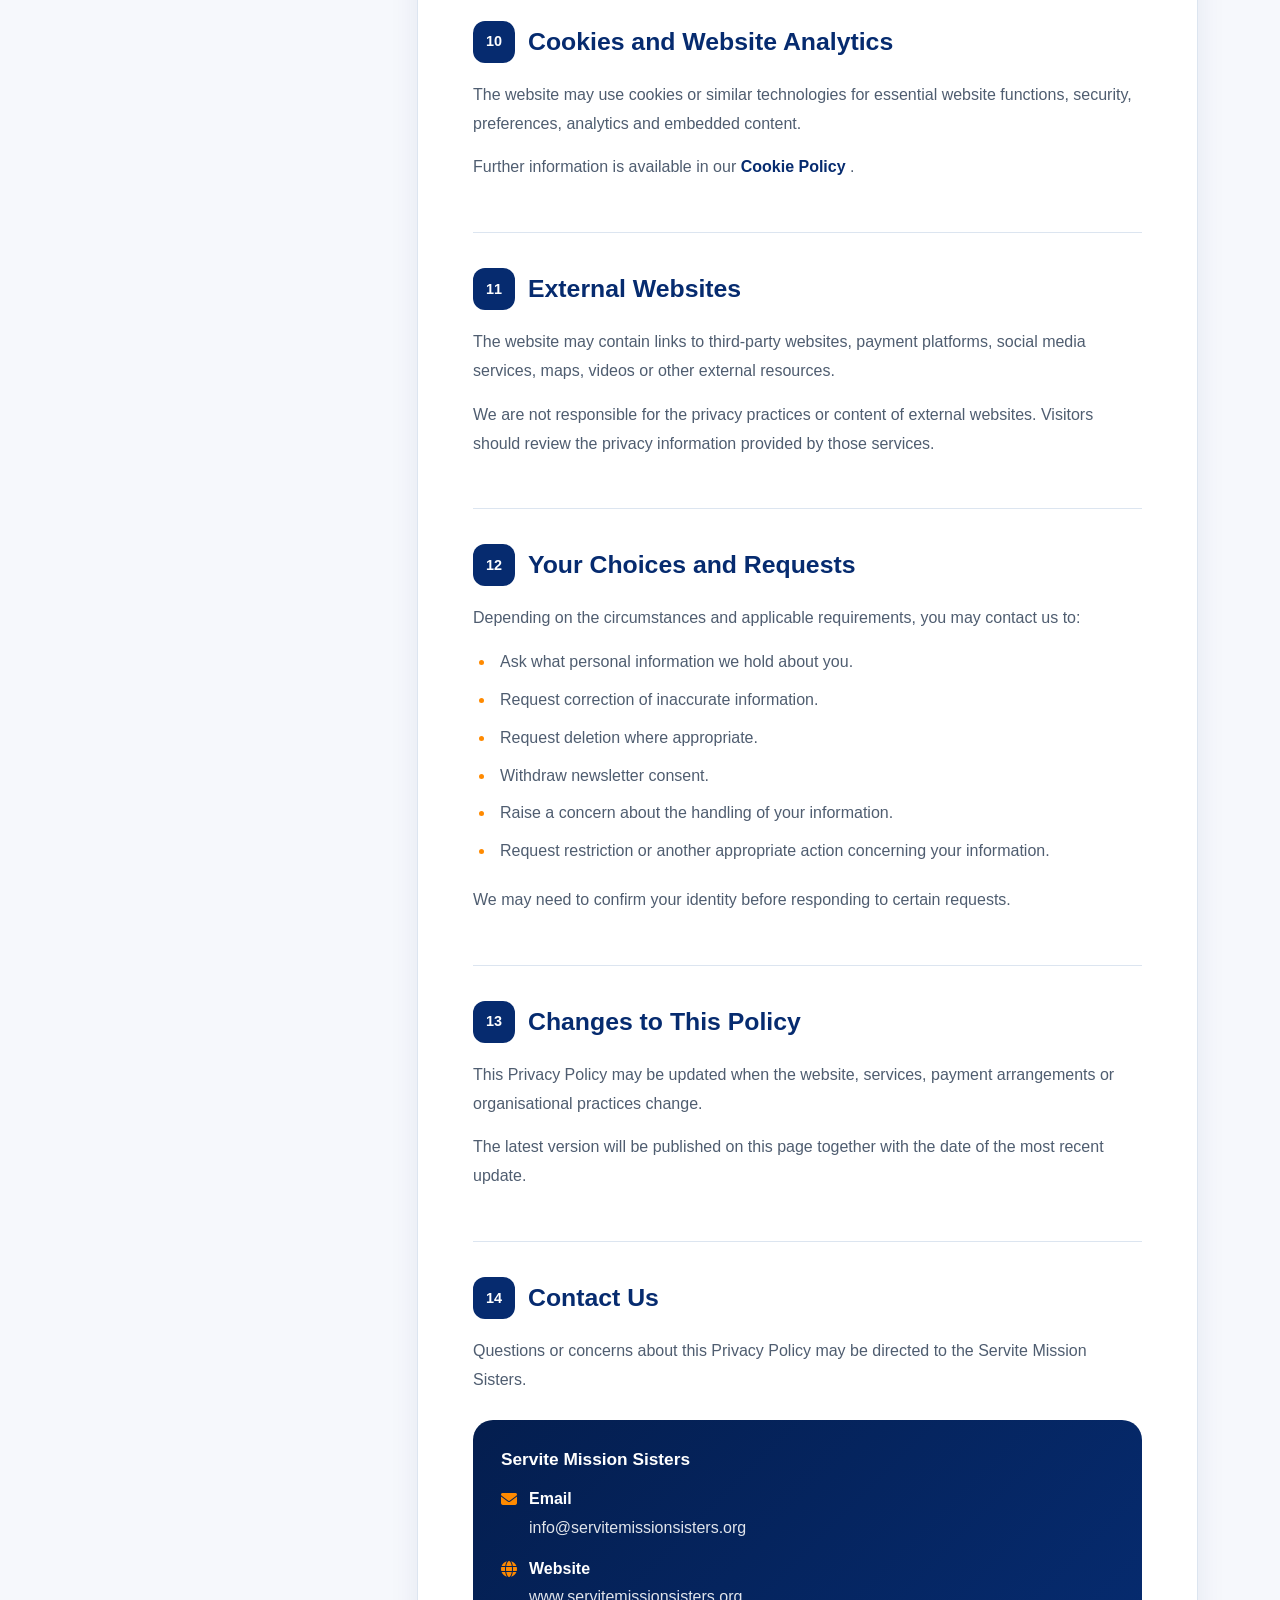
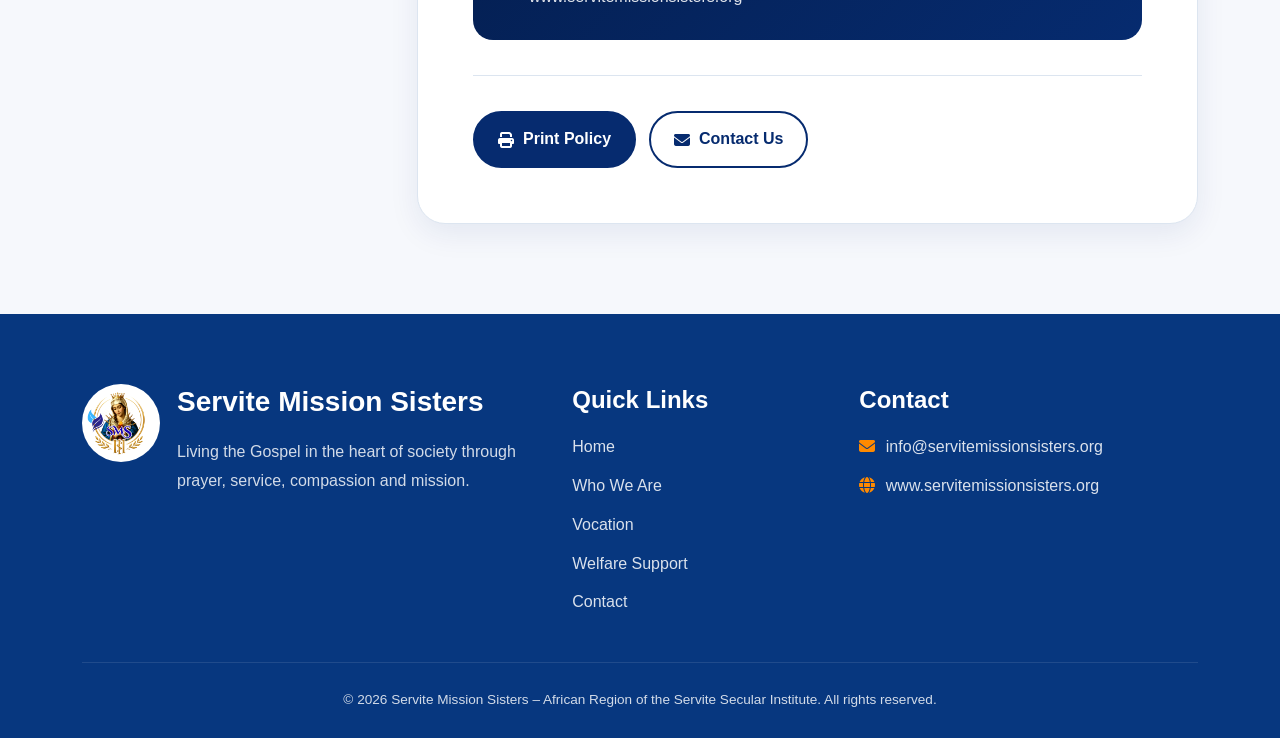
<file: privacy-policy.html>
<!DOCTYPE html>
<html lang="en">

<head>
    <meta charset="UTF-8">

    <meta name="viewport" content="width=device-width, initial-scale=1.0">

    <meta name="description" content="Privacy Policy for the Servite Mission Sisters website.">

    <title>Privacy Policy | Servite Mission Sisters</title>
    <!-- Google Analytics -->
    <script async src="https://www.googletagmanager.com/gtag/js?id=G-4ECHGK3DW0"></script>

    <script>
        window.dataLayer = window.dataLayer || [];

        function gtag() {
            dataLayer.push(arguments);
        }

        gtag('js', new Date());

        gtag('config', 'G-4ECHGK3DW0');

    </script>
    <!-- =========================================
     FAVICON
========================================= -->

    <link rel="icon" type="image/png" sizes="16x16" href="./assets/images/favicon-16x16.png">

    <link rel="icon" type="image/png" sizes="32x32" href="./assets/images/favicon-32x32.png">

    <link rel="icon" type="image/png" sizes="48x48" href="./assets/images/favicon-48x48.png">

    <link rel="apple-touch-icon" sizes="180x180" href="./assets/images/apple-touch-icon.png">

    <link rel="shortcut icon" href="./assets/images/favicon.ico">

    <meta name="theme-color" content="#062b6f">

    <link rel="icon" type="image/png" href="./assets/images/logo.servsister.png">

    <link rel="stylesheet" href="./assets/css/bootstrap.min.css">

    <link rel="stylesheet" href="./assets/icons/fontawesome/css/fontawesome.min.css">

    <link rel="stylesheet" href="./assets/icons/fontawesome/css/solid.min.css">

    <link rel="stylesheet" href="./assets/icons/fontawesome/css/brands.min.css">

    <link rel="stylesheet" href="./assets/css/policy.css">
</head>

<body id="top">

    <!-- Header Start -->
    <header class="policy-header">

        <div class="container">

            <div class="policy-header-wrapper">

                <a href="index.html" class="policy-brand">

                    <img src="./assets/images/logo.servsister.png" alt="Servite Mission Sisters Logo">

                    <div class="policy-brand-text">

                        <strong>
                            Servite Mission Sisters
                        </strong>

                        <span>
                            Living the Gospel in the heart of society
                        </span>

                    </div>

                </a>

                <a href="index.html" class="policy-home-link">

                    <i class="fas fa-home"></i>

                    <span>Back to Home</span>

                </a>

            </div>

        </div>

    </header>
    <!-- Header End -->


    <main>

        <!-- Hero Start -->
        <section class="policy-hero">

            <div class="container">

                <div class="policy-hero-content">

                    <span class="policy-label">
                        Website Policy
                    </span>

                    <h1>
                        Privacy <span>Policy</span>
                    </h1>

                    <p>
                        This Privacy Policy explains how the Servite Mission Sisters
                        may collect, use, protect and manage personal information
                        provided through this website.
                    </p>

                    <div class="policy-updated">

                        <i class="fas fa-calendar-alt"></i>

                        Last updated: August 2026

                    </div>

                </div>

            </div>

        </section>
        <!-- Hero End -->


        <!-- Breadcrumb Start -->
        <div class="policy-breadcrumb">

            <div class="container">

                <div class="policy-breadcrumb-wrapper">

                    <a href="index.html">Home</a>

                    <i class="fas fa-chevron-right"></i>

                    <span>Privacy Policy</span>

                </div>

            </div>

        </div>
        <!-- Breadcrumb End -->


        <!-- Main Policy Content Start -->
        <section class="policy-main">

            <div class="container">

                <div class="policy-layout">

                    <!-- Sidebar Start -->
                    <aside class="policy-sidebar">

                        <h2>
                            Website Policies
                        </h2>

                        <nav class="policy-navigation">

                            <a href="privacy-policy.html" class="active">
                                <i class="fas fa-user-shield"></i>
                                Privacy Policy
                            </a>

                            <a href="cookie-policy.html">
                                <i class="fas fa-cookie-bite"></i>
                                Cookie Policy
                            </a>

                            <a href="terms-and-conditions.html">
                                <i class="fas fa-file-contract"></i>
                                Terms &amp; Conditions
                            </a>

                            <a href="donation-policy.html">
                                <i class="fas fa-hand-holding-heart"></i>
                                Donation Policy
                            </a>

                            <a href="safeguarding-policy.html">
                                <i class="fas fa-shield-heart"></i>
                                Safeguarding Policy
                            </a>

                            <a href="copyright-policy.html">
                                <i class="fas fa-copyright"></i>
                                Copyright Policy
                            </a>

                            <a href="disclaimer.html">
                                <i class="fas fa-circle-exclamation"></i>
                                Disclaimer
                            </a>

                            <a href="accessibility-statement.html">
                                <i class="fas fa-universal-access"></i>
                                Accessibility Statement
                            </a>

                        </nav>

                        <div class="policy-help-box">

                            <h3>Need assistance?</h3>

                            <p>
                                Contact us if you have questions about this policy
                                or the way your information is handled.
                            </p>

                            <a href="mailto:info@servitemissionsisters.org">
                                info@servitemissionsisters.org
                            </a>

                        </div>

                    </aside>
                    <!-- Sidebar End -->


                    <!-- Policy Article Start -->
                    <article class="policy-content">

                        <div class="policy-introduction">

                            The Servite Mission Sisters respect the privacy of
                            visitors, supporters, vocation enquirers, members,
                            volunteers and other individuals who communicate with us.
                            We aim to handle personal information responsibly,
                            confidentially and only for appropriate purposes.

                        </div>


                        <!-- Section 1 -->
                        <section class="policy-section" id="about-policy">

                            <h2>
                                <span>01</span>
                                About This Privacy Policy
                            </h2>

                            <p>
                                This policy describes the types of information that
                                may be collected when you use our website, communicate
                                with us, submit a form, subscribe to updates, make a
                                payment or donation, or request information about our
                                mission and activities.
                            </p>

                            <p>
                                It also explains the purposes for which information
                                may be used and the choices available to individuals
                                regarding their information.
                            </p>

                        </section>


                        <!-- Section 2 -->
                        <section class="policy-section" id="information-collected">

                            <h2>
                                <span>02</span>
                                Information We May Collect
                            </h2>

                            <p>
                                Depending on how you interact with the website, we may
                                receive information such as:
                            </p>

                            <ul>
                                <li>Your full name.</li>

                                <li>Your email address.</li>

                                <li>Your telephone number.</li>

                                <li>Your postal or residential address.</li>

                                <li>Information submitted through a contact form.</li>

                                <li>Information submitted through a vocation enquiry.</li>

                                <li>Newsletter subscription details.</li>

                                <li>Donation or payment confirmation details.</li>

                                <li>
                                    Information submitted when applying to volunteer,
                                    work with us or participate in one of our programmes.
                                </li>

                                <li>
                                    Basic technical information associated with the use
                                    of the website, such as browser type, device type and
                                    pages visited.
                                </li>
                            </ul>

                            <div class="policy-highlight">

                                <i class="fas fa-circle-info"></i>

                                <div>
                                    Payment card details are normally entered directly
                                    on the secure platform of the payment provider and
                                    are not intended to be stored directly on this website.
                                </div>

                            </div>

                        </section>


                        <!-- Section 3 -->
                        <section class="policy-section" id="how-collected">

                            <h2>
                                <span>03</span>
                                How Information May Be Collected
                            </h2>

                            <p>
                                Information may be collected when you:
                            </p>

                            <ul>
                                <li>Complete a contact form.</li>

                                <li>Submit a vocation enquiry.</li>

                                <li>Subscribe to the newsletter.</li>

                                <li>Make a donation or another approved payment.</li>

                                <li>Apply to volunteer or participate in a programme.</li>

                                <li>Send an email or communicate with us directly.</li>

                                <li>Browse or interact with the website.</li>
                            </ul>

                        </section>


                        <!-- Section 4 -->
                        <section class="policy-section" id="use-of-information">

                            <h2>
                                <span>04</span>
                                How We May Use Information
                            </h2>

                            <p>
                                Personal information may be used for purposes including:
                            </p>

                            <ul>
                                <li>Responding to enquiries and messages.</li>

                                <li>Providing information about vocations and formation.</li>

                                <li>Processing and recording donations or payments.</li>

                                <li>Sending newsletters when consent has been provided.</li>

                                <li>
                                    Managing applications, programmes, events or
                                    community activities.
                                </li>

                                <li>Providing requested assistance or pastoral support.</li>

                                <li>Maintaining website security.</li>

                                <li>Improving website content and user experience.</li>

                                <li>
                                    Meeting administrative, financial, safeguarding
                                    or legal responsibilities.
                                </li>
                            </ul>

                        </section>


                        <!-- Section 5 -->
                        <section class="policy-section" id="payments">

                            <h2>
                                <span>05</span>
                                Payments and Donations
                            </h2>

                            <p>
                                Donations and other online payments may be processed
                                through an external payment provider such as Stripe.
                            </p>

                            <p>
                                When you select a payment button, you may be redirected
                                to the payment provider’s secure platform. Information
                                entered on that platform is subject to the payment
                                provider’s own privacy and security practices.
                            </p>

                            <p>
                                We may receive transaction information such as the
                                donor’s name, email address, payment amount, date,
                                currency and payment status where this information is
                                made available by the provider.
                            </p>

                        </section>


                        <!-- Section 6 -->
                        <section class="policy-section" id="sharing-information">

                            <h2>
                                <span>06</span>
                                Sharing of Information
                            </h2>

                            <p>
                                We do not intend to sell or rent personal information.
                                Information may be shared only where reasonably necessary,
                                including with:
                            </p>

                            <ul>
                                <li>Authorised members or administrators.</li>

                                <li>Website hosting and technical service providers.</li>

                                <li>Newsletter or communication service providers.</li>

                                <li>Payment processors.</li>

                                <li>
                                    Professional advisers, auditors or authorities where
                                    appropriate.
                                </li>

                                <li>
                                    Safeguarding or law-enforcement authorities where
                                    disclosure is required or necessary to protect someone.
                                </li>
                            </ul>

                        </section>


                        <!-- Section 7 -->
                        <section class="policy-section" id="data-security">

                            <h2>
                                <span>07</span>
                                Information Security
                            </h2>

                            <p>
                                We aim to use reasonable organisational and technical
                                measures to protect personal information from unauthorised
                                access, loss, misuse, alteration or disclosure.
                            </p>

                            <p>
                                However, no method of internet transmission or electronic
                                storage can be guaranteed to be completely secure.
                            </p>

                        </section>


                        <!-- Section 8 -->
                        <section class="policy-section" id="retention">

                            <h2>
                                <span>08</span>
                                Retention of Information
                            </h2>

                            <p>
                                Personal information should be retained only for as long
                                as reasonably necessary for the purpose for which it was
                                collected, including administrative, pastoral, financial,
                                safeguarding and legal purposes.
                            </p>

                            <p>
                                Information that is no longer required may be securely
                                deleted, anonymised or archived where appropriate.
                            </p>

                        </section>


                        <!-- Section 9 -->
                        <section class="policy-section" id="children">

                            <h2>
                                <span>09</span>
                                Children and Young People
                            </h2>

                            <p>
                                We recognise the importance of protecting the privacy and
                                safety of children and young people.
                            </p>

                            <p>
                                Personal information concerning a child should be collected
                                only when appropriate and with suitable consent or another
                                proper basis, depending on the activity and circumstances.
                            </p>

                            <p>
                                Concerns relating to the safety or welfare of a child may
                                be handled according to the safeguarding procedures of the
                                Servite Mission Sisters and applicable requirements.
                            </p>

                        </section>


                        <!-- Section 10 -->
                        <section class="policy-section" id="cookies">

                            <h2>
                                <span>10</span>
                                Cookies and Website Analytics
                            </h2>

                            <p>
                                The website may use cookies or similar technologies for
                                essential website functions, security, preferences,
                                analytics and embedded content.
                            </p>

                            <p>
                                Further information is available in our
                                <a href="cookie-policy.html" style="color:#062b6f;font-weight:700;">
                                    Cookie Policy
                                </a>.
                            </p>

                        </section>


                        <!-- Section 11 -->
                        <section class="policy-section" id="external-links">

                            <h2>
                                <span>11</span>
                                External Websites
                            </h2>

                            <p>
                                The website may contain links to third-party websites,
                                payment platforms, social media services, maps, videos
                                or other external resources.
                            </p>

                            <p>
                                We are not responsible for the privacy practices or
                                content of external websites. Visitors should review
                                the privacy information provided by those services.
                            </p>

                        </section>


                        <!-- Section 12 -->
                        <section class="policy-section" id="individual-choices">

                            <h2>
                                <span>12</span>
                                Your Choices and Requests
                            </h2>

                            <p>
                                Depending on the circumstances and applicable requirements,
                                you may contact us to:
                            </p>

                            <ul>
                                <li>Ask what personal information we hold about you.</li>

                                <li>Request correction of inaccurate information.</li>

                                <li>Request deletion where appropriate.</li>

                                <li>Withdraw newsletter consent.</li>

                                <li>Raise a concern about the handling of your information.</li>

                                <li>
                                    Request restriction or another appropriate action
                                    concerning your information.
                                </li>
                            </ul>

                            <p>
                                We may need to confirm your identity before responding
                                to certain requests.
                            </p>

                        </section>


                        <!-- Section 13 -->
                        <section class="policy-section" id="updates">

                            <h2>
                                <span>13</span>
                                Changes to This Policy
                            </h2>

                            <p>
                                This Privacy Policy may be updated when the website,
                                services, payment arrangements or organisational practices
                                change.
                            </p>

                            <p>
                                The latest version will be published on this page together
                                with the date of the most recent update.
                            </p>

                        </section>


                        <!-- Section 14 -->
                        <section class="policy-section" id="contact">

                            <h2>
                                <span>14</span>
                                Contact Us
                            </h2>

                            <p>
                                Questions or concerns about this Privacy Policy may be
                                directed to the Servite Mission Sisters.
                            </p>

                            <div class="policy-contact-card">

                                <h3>
                                    Servite Mission Sisters
                                </h3>

                                <div class="policy-contact-item">

                                    <i class="fas fa-envelope"></i>

                                    <div>
                                        <strong>Email</strong><br>

                                        <a href="mailto:info@servitemissionsisters.org">
                                            info@servitemissionsisters.org
                                        </a>
                                    </div>

                                </div>

                                <div class="policy-contact-item">

                                    <i class="fas fa-globe"></i>

                                    <div>
                                        <strong>Website</strong><br>

                                        <a href="https://www.servitemissionsisters.org" target="_blank"
                                            rel="noopener noreferrer">

                                            www.servitemissionsisters.org

                                        </a>
                                    </div>

                                </div>

                            </div>

                        </section>





                        <div class="policy-actions">

                            <button type="button" class="policy-action-button" onclick="window.print()">

                                <i class="fas fa-print"></i>

                                Print Policy

                            </button>

                            <a href="contact.html" class="policy-action-button secondary">

                                <i class="fas fa-envelope"></i>

                                Contact Us

                            </a>

                        </div>

                    </article>
                    <!-- Policy Article End -->

                </div>

            </div>

        </section>
        <!-- Main Policy Content End -->

    </main>


    <!-- Footer Start -->
    <footer class="policy-footer">

        <div class="container">

            <div class="policy-footer-grid">

                <div class="policy-footer-brand">

                    <img src="./assets/images/logo.servsister.png" alt="Servite Mission Sisters Logo">

                    <div>

                        <h3>
                            Servite Mission Sisters
                        </h3>

                        <p>
                            Living the Gospel in the heart of society through
                            prayer, service, compassion and mission.
                        </p>

                    </div>

                </div>


                <div>

                    <h4>Quick Links</h4>

                    <div class="policy-footer-links">

                        <a href="index.html">Home</a>

                        <a href="index.html#about">Who We Are</a>

                        <a href="index.vocation#.html">Vocation</a>

                        <a href="index.welfare#.html">Welfare Support</a>

                        <a href="index.html#contact">Contact</a>

                    </div>

                </div>


                <div class="policy-footer-contact">

                    <h4>Contact</h4>

                    <p>
                        <i class="fas fa-envelope"></i>

                        <a href="mailto:info@servitemissionsisters.org">
                            info@servitemissionsisters.org
                        </a>
                    </p>

                    <p>
                        <i class="fas fa-globe"></i>

                        <a href="https://www.servitemissionsisters.org" target="_blank" rel="noopener noreferrer">

                            www.servitemissionsisters.org

                        </a>
                    </p>

                </div>

            </div>


            <div class="policy-footer-bottom">

                <p>
                    &copy; <span id="currentYear"></span>
                    Servite Mission Sisters – African Region of the
                    Servite Secular Institute. All rights reserved.
                </p>

            </div>

        </div>

    </footer>
    <!-- Footer End -->


    <a href="#top" class="policy-back-top" aria-label="Back to top">

        <i class="fas fa-arrow-up"></i>

    </a>


    <script src="./assets/js/bootstrap.bundle.min.js"></script>

    <script>
        const currentYear = document.getElementById("currentYear");

        if (currentYear) {
            currentYear.textContent = new Date().getFullYear();
        }
    </script>

</body>

</html>
</file>
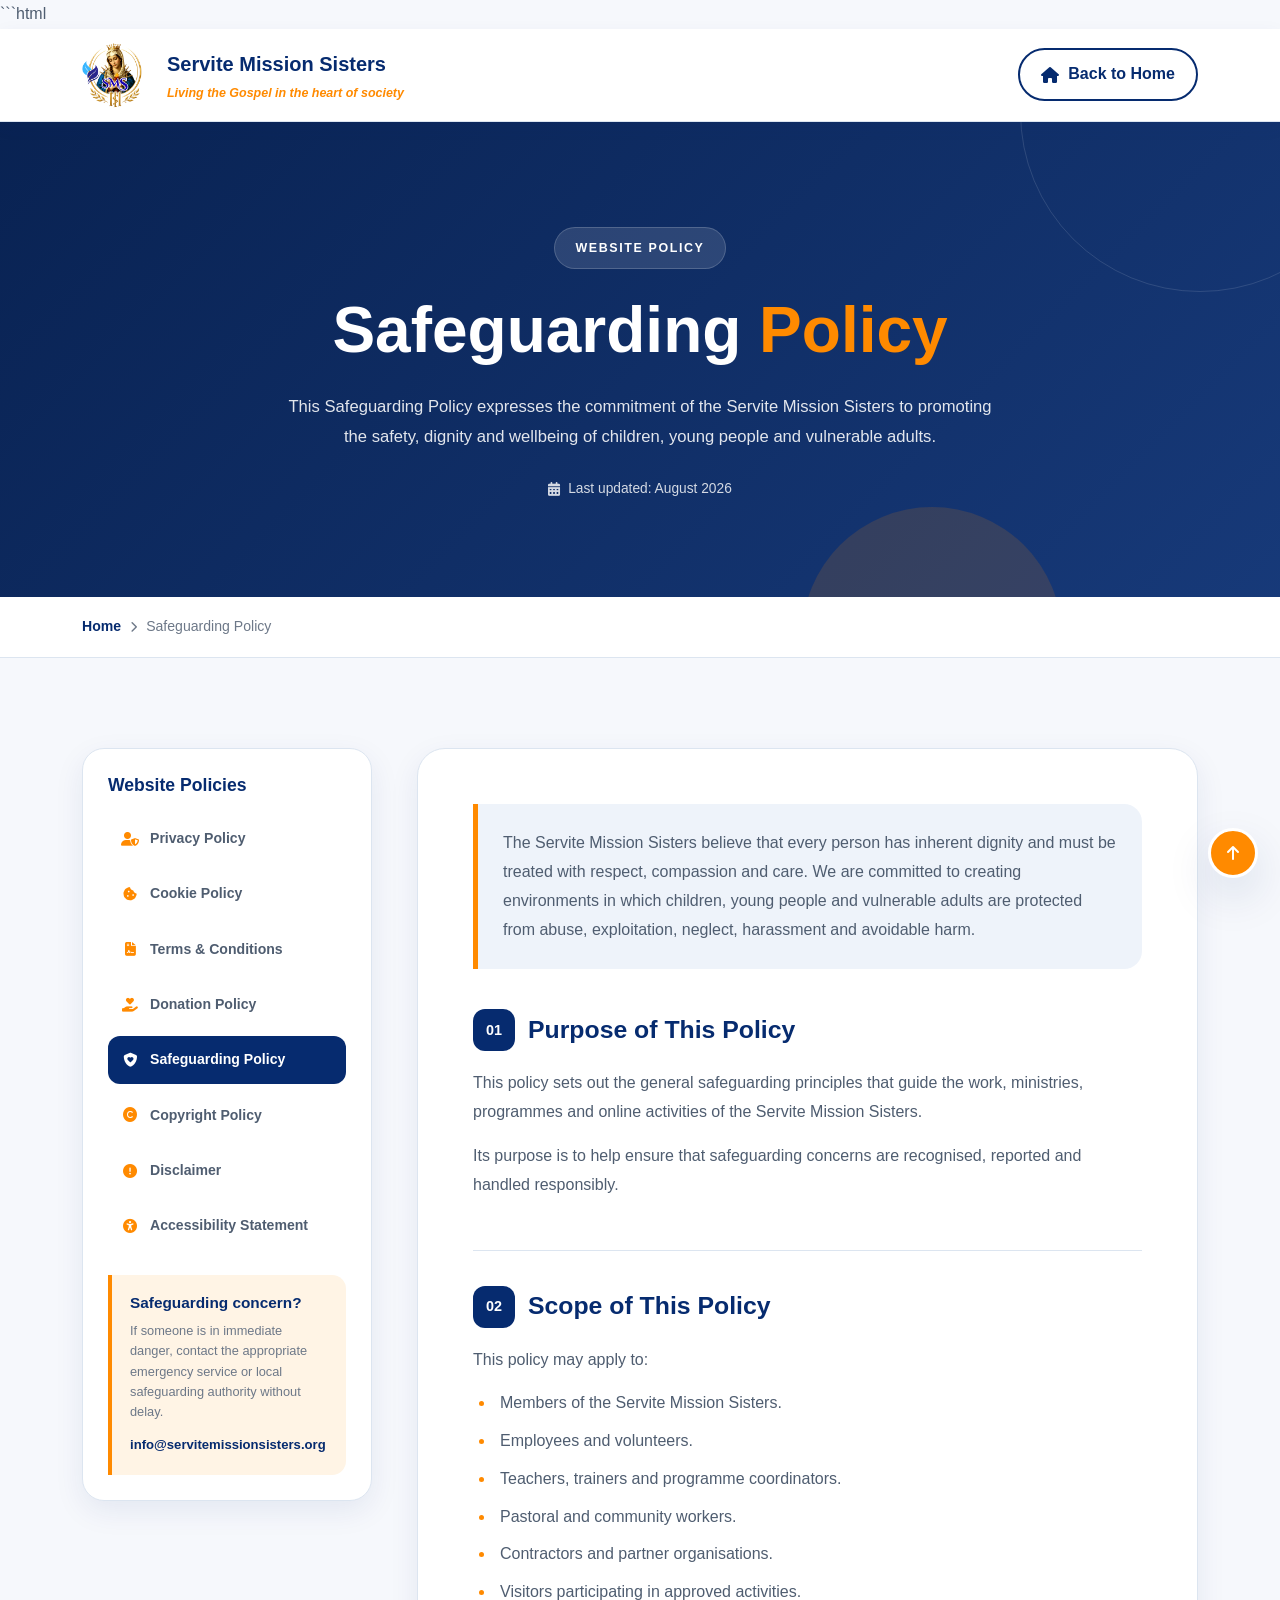
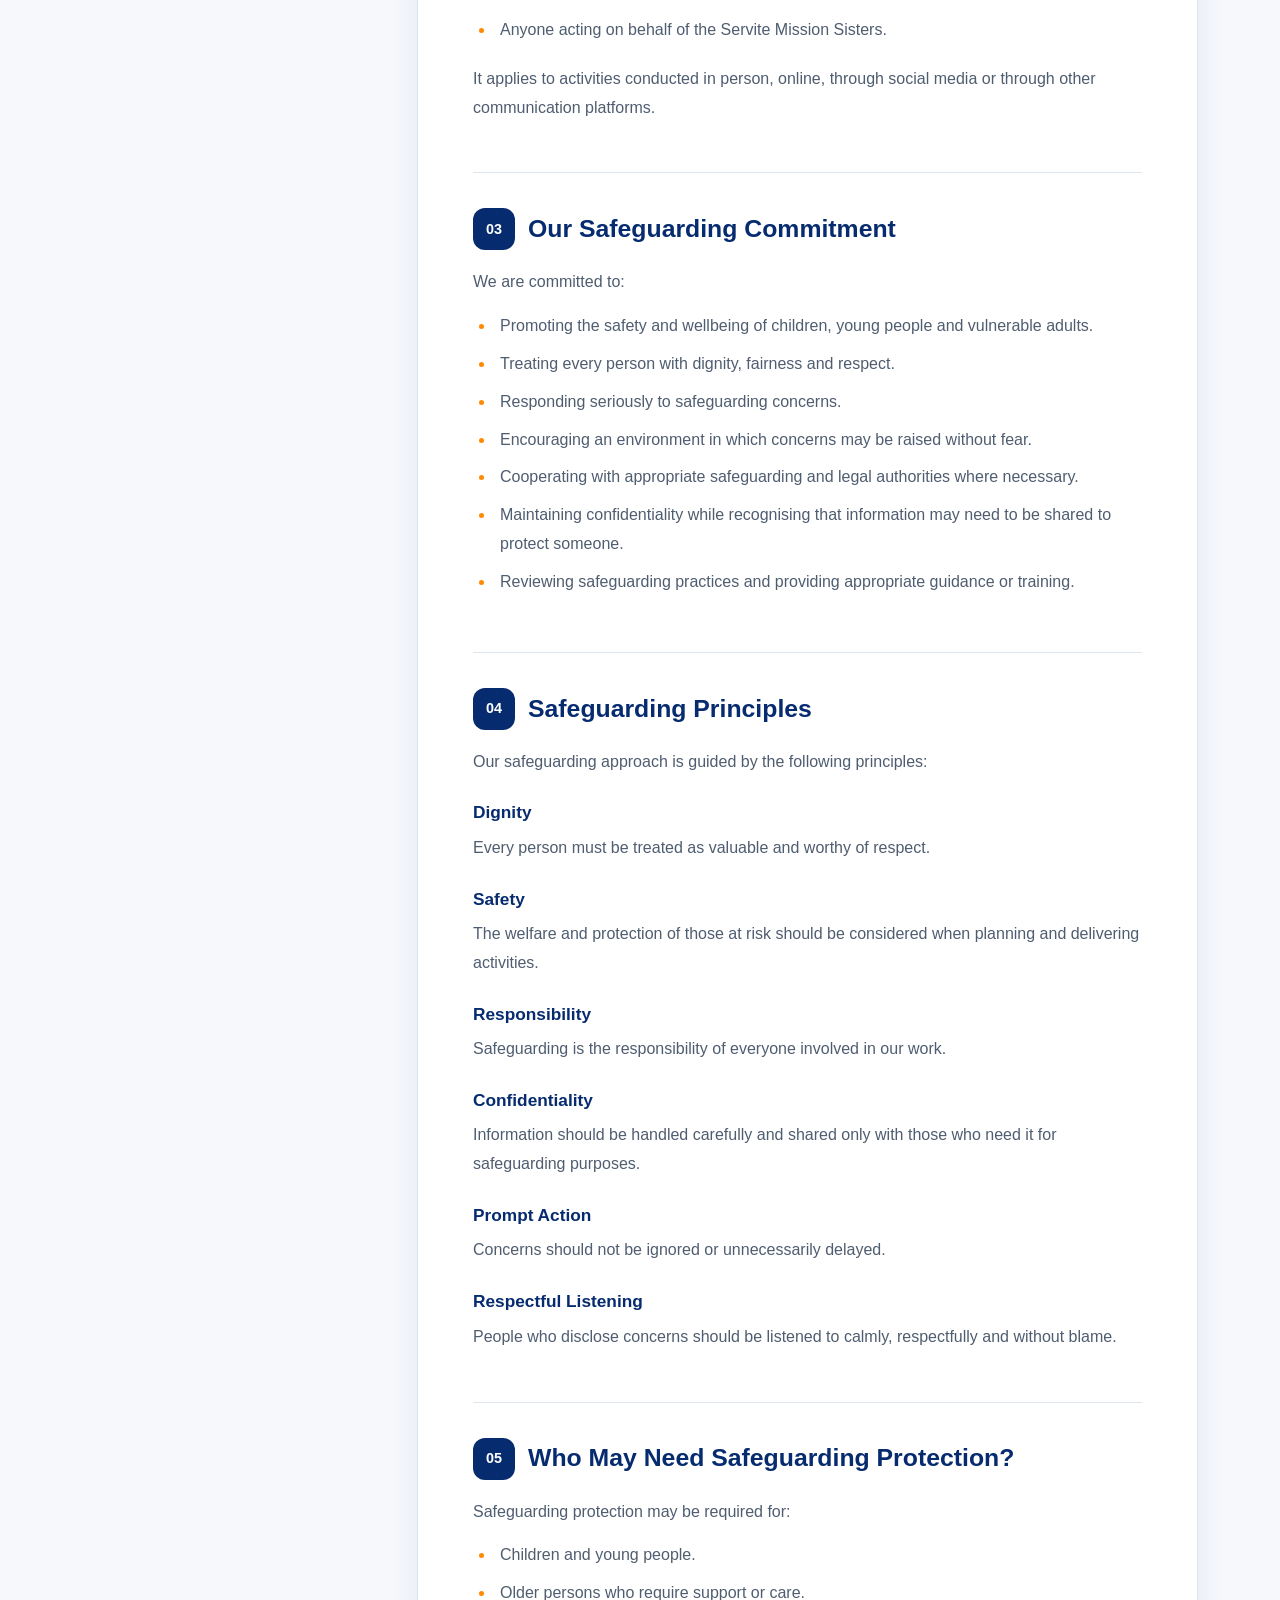
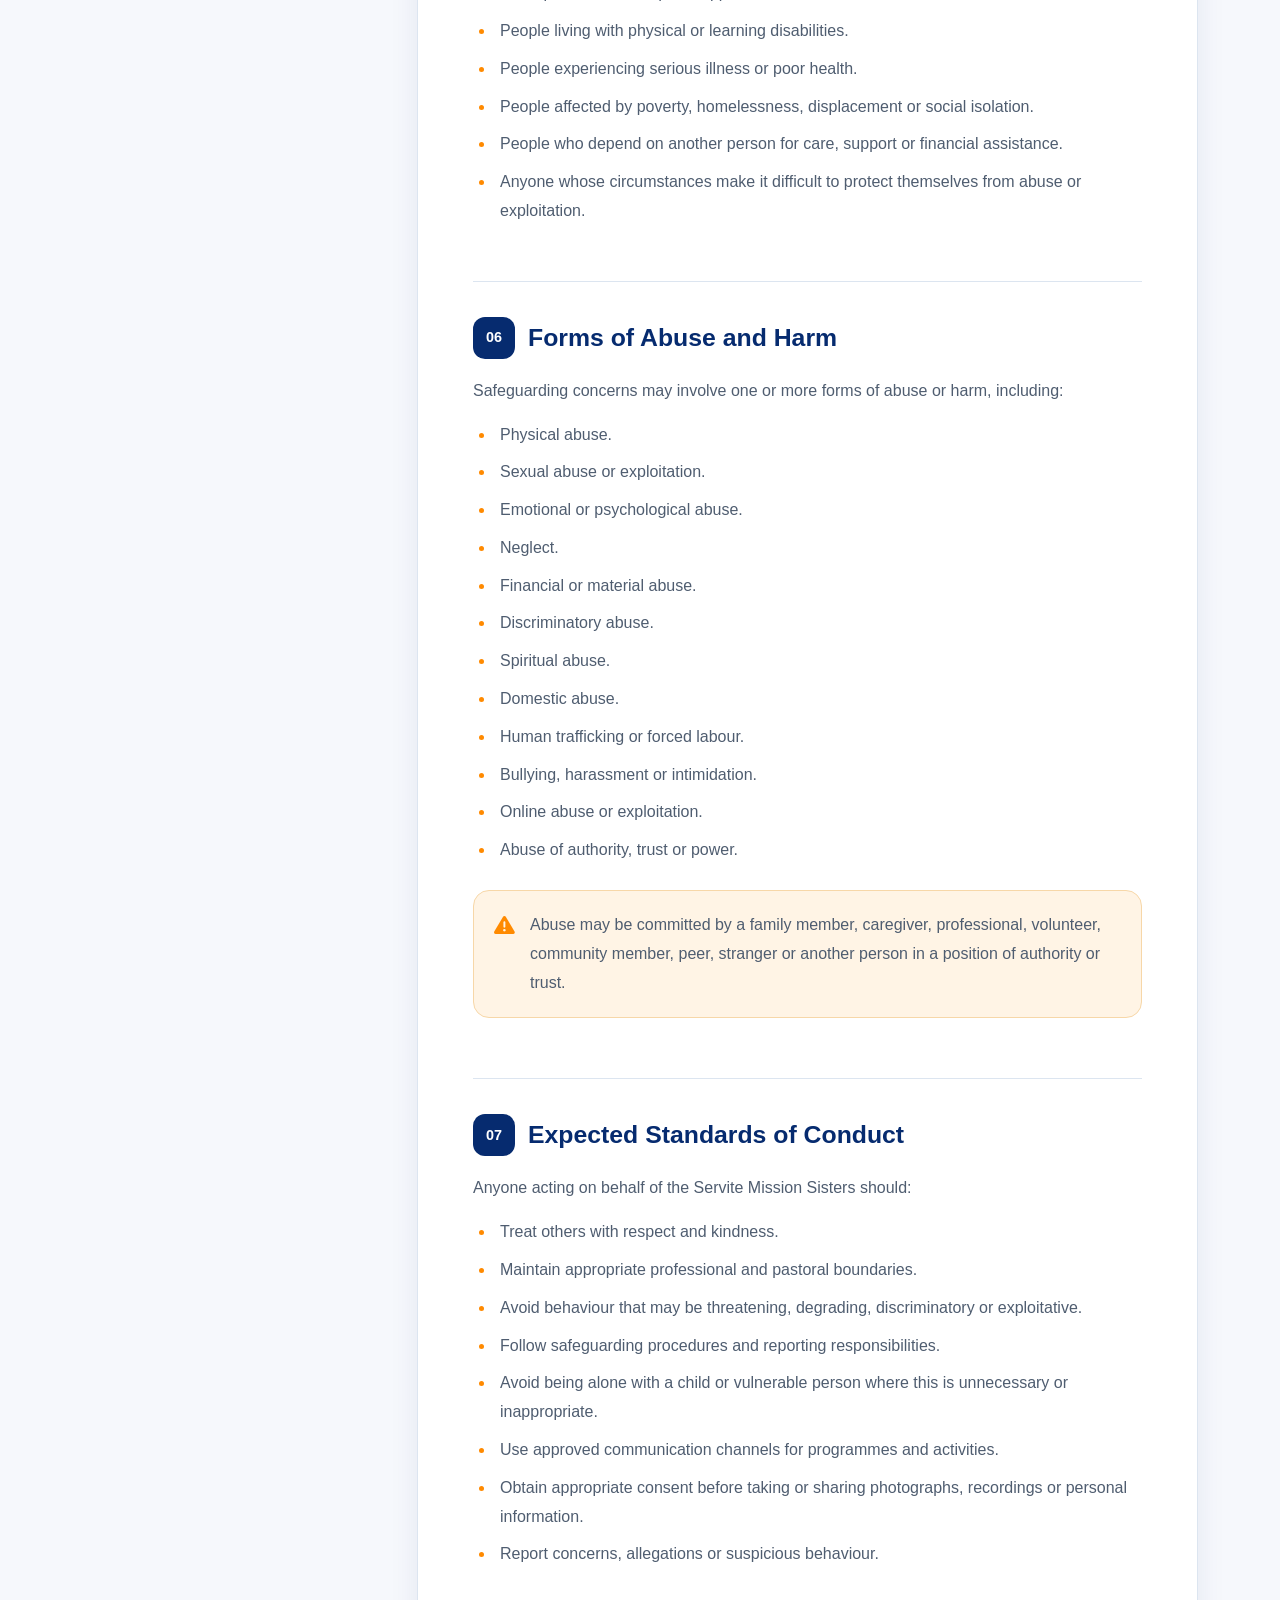
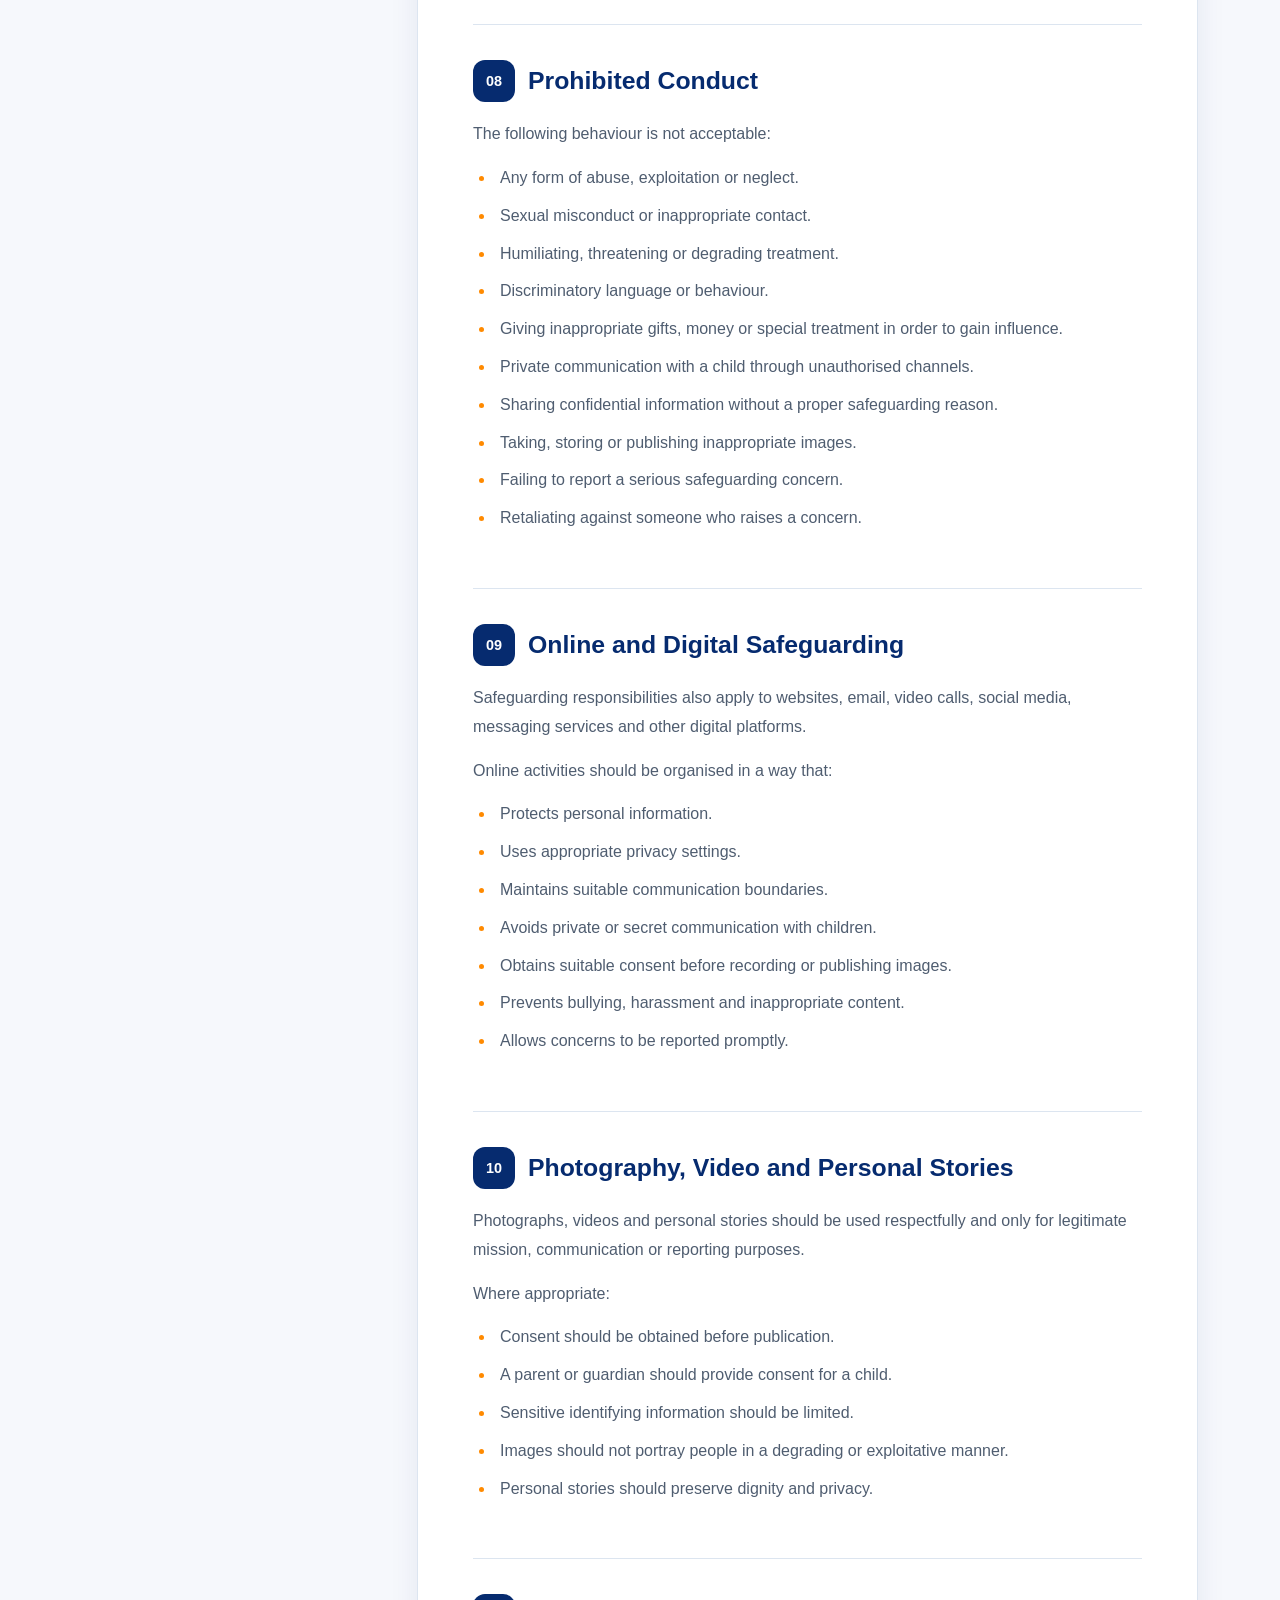
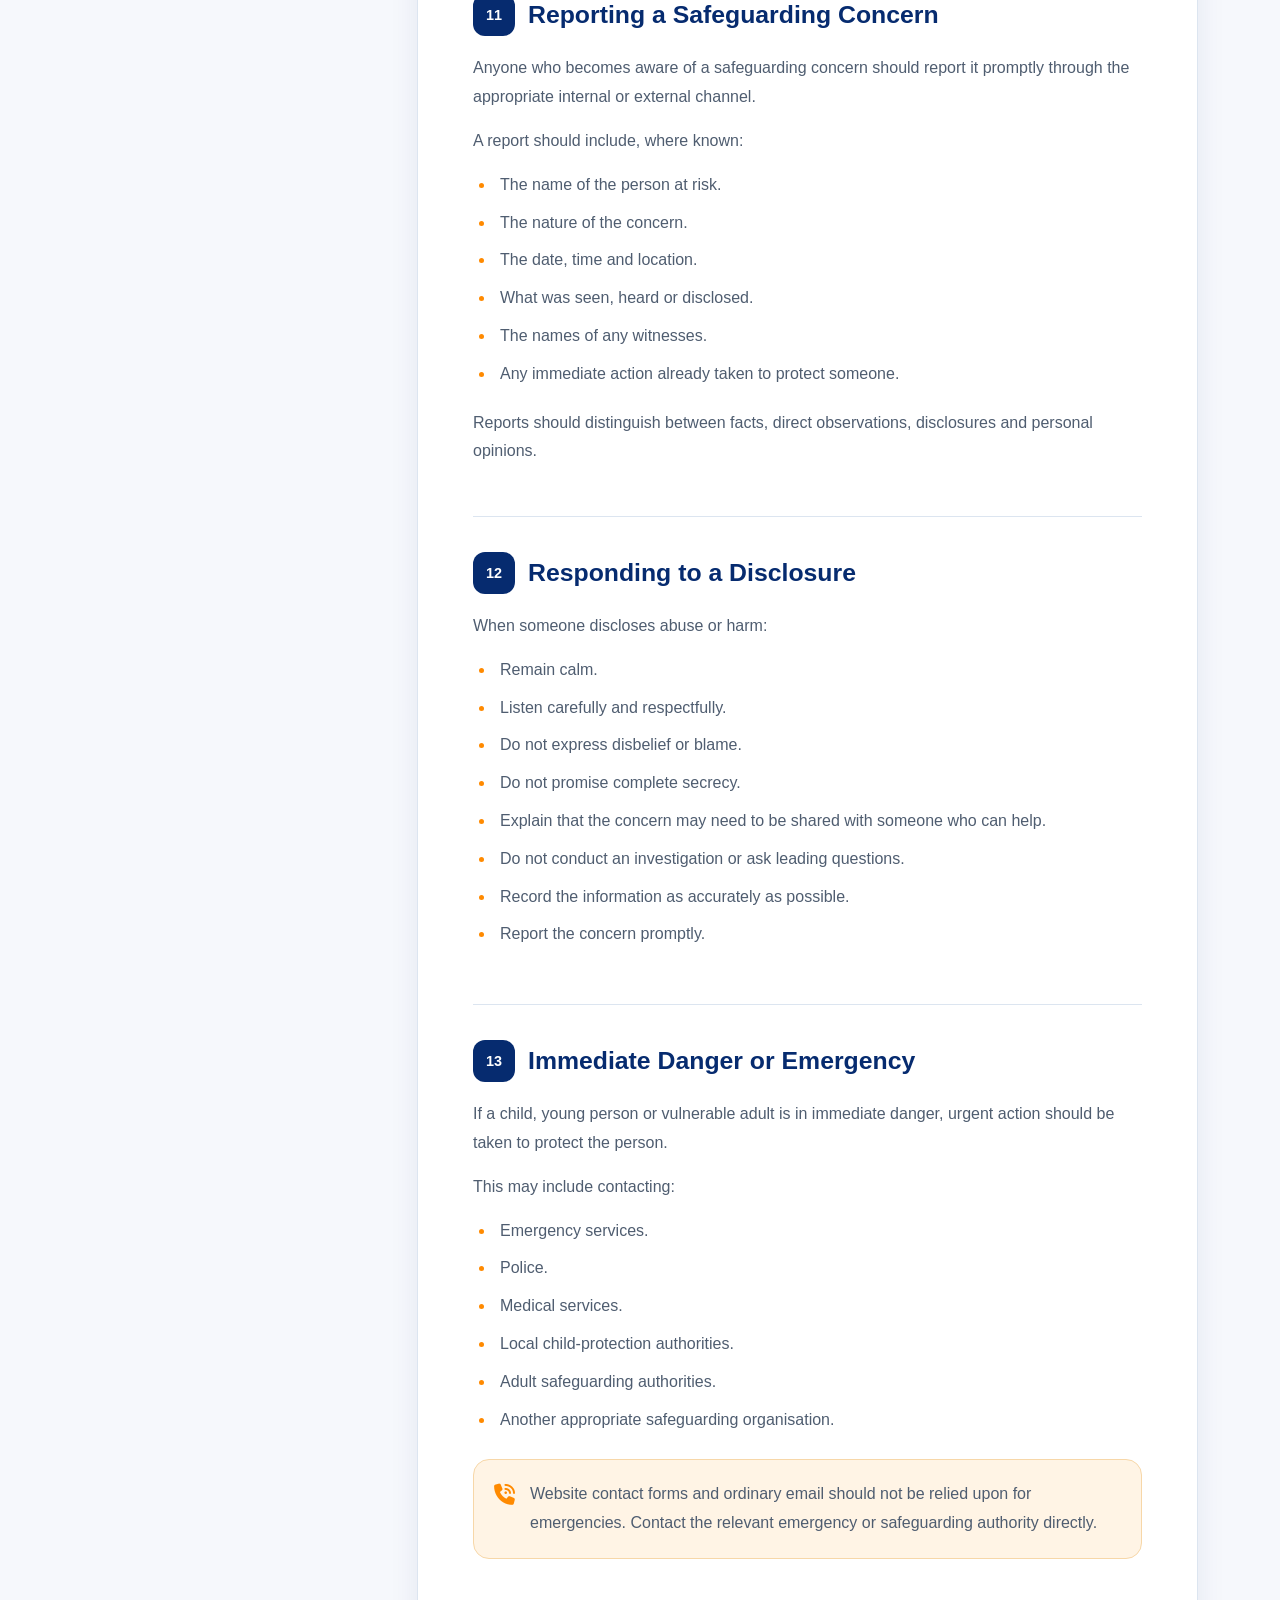
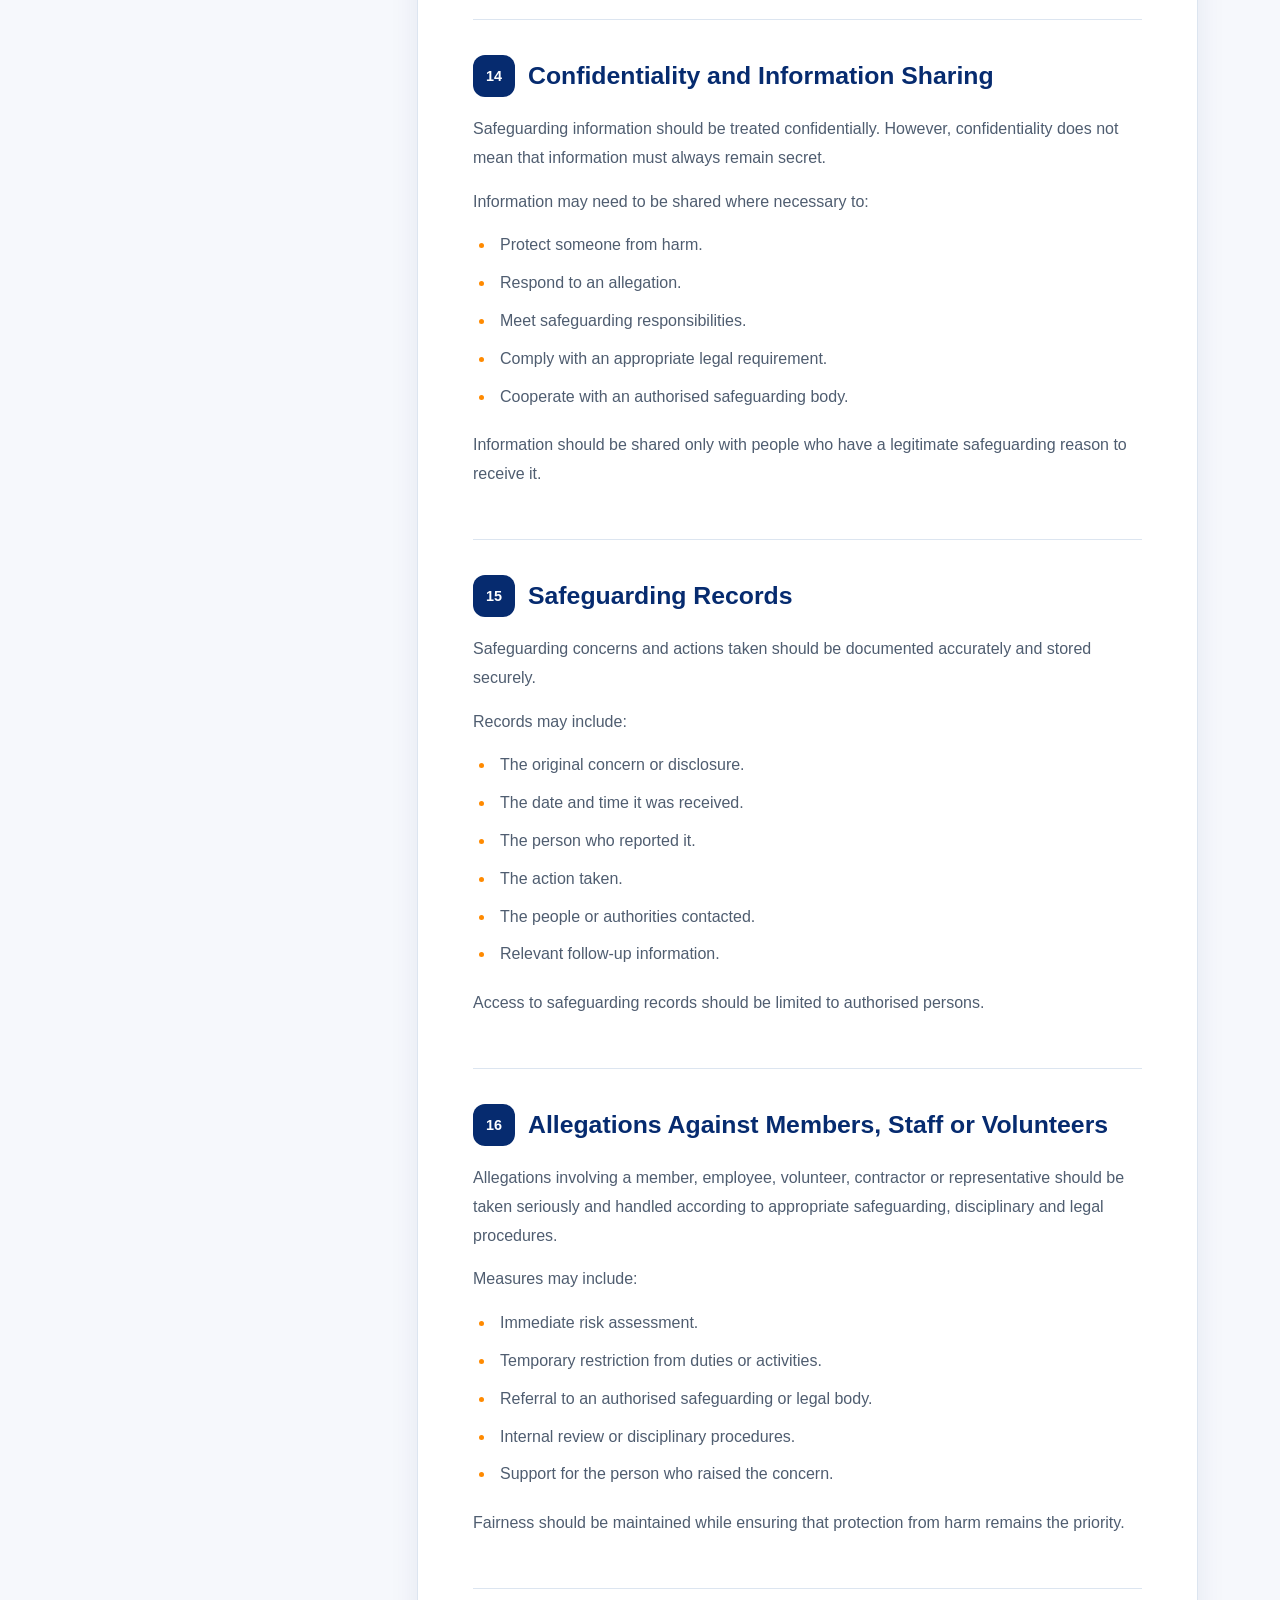
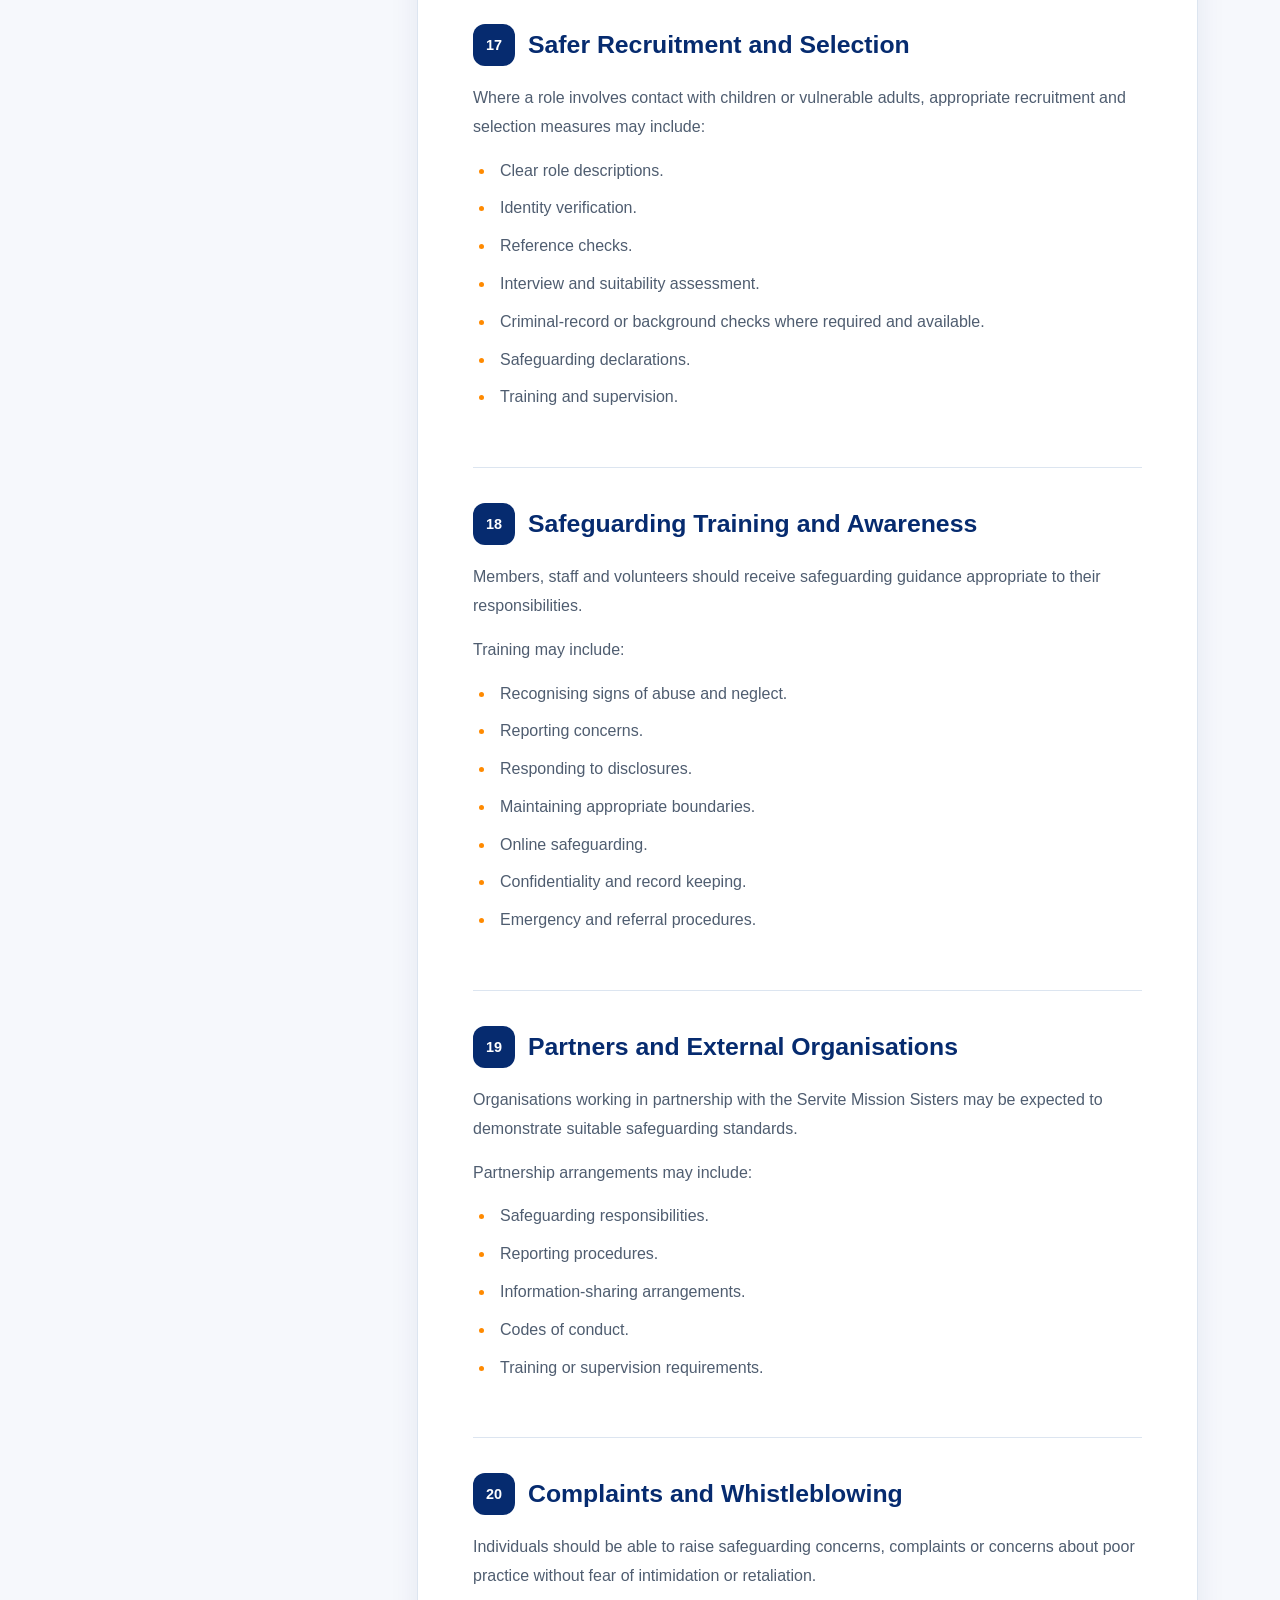
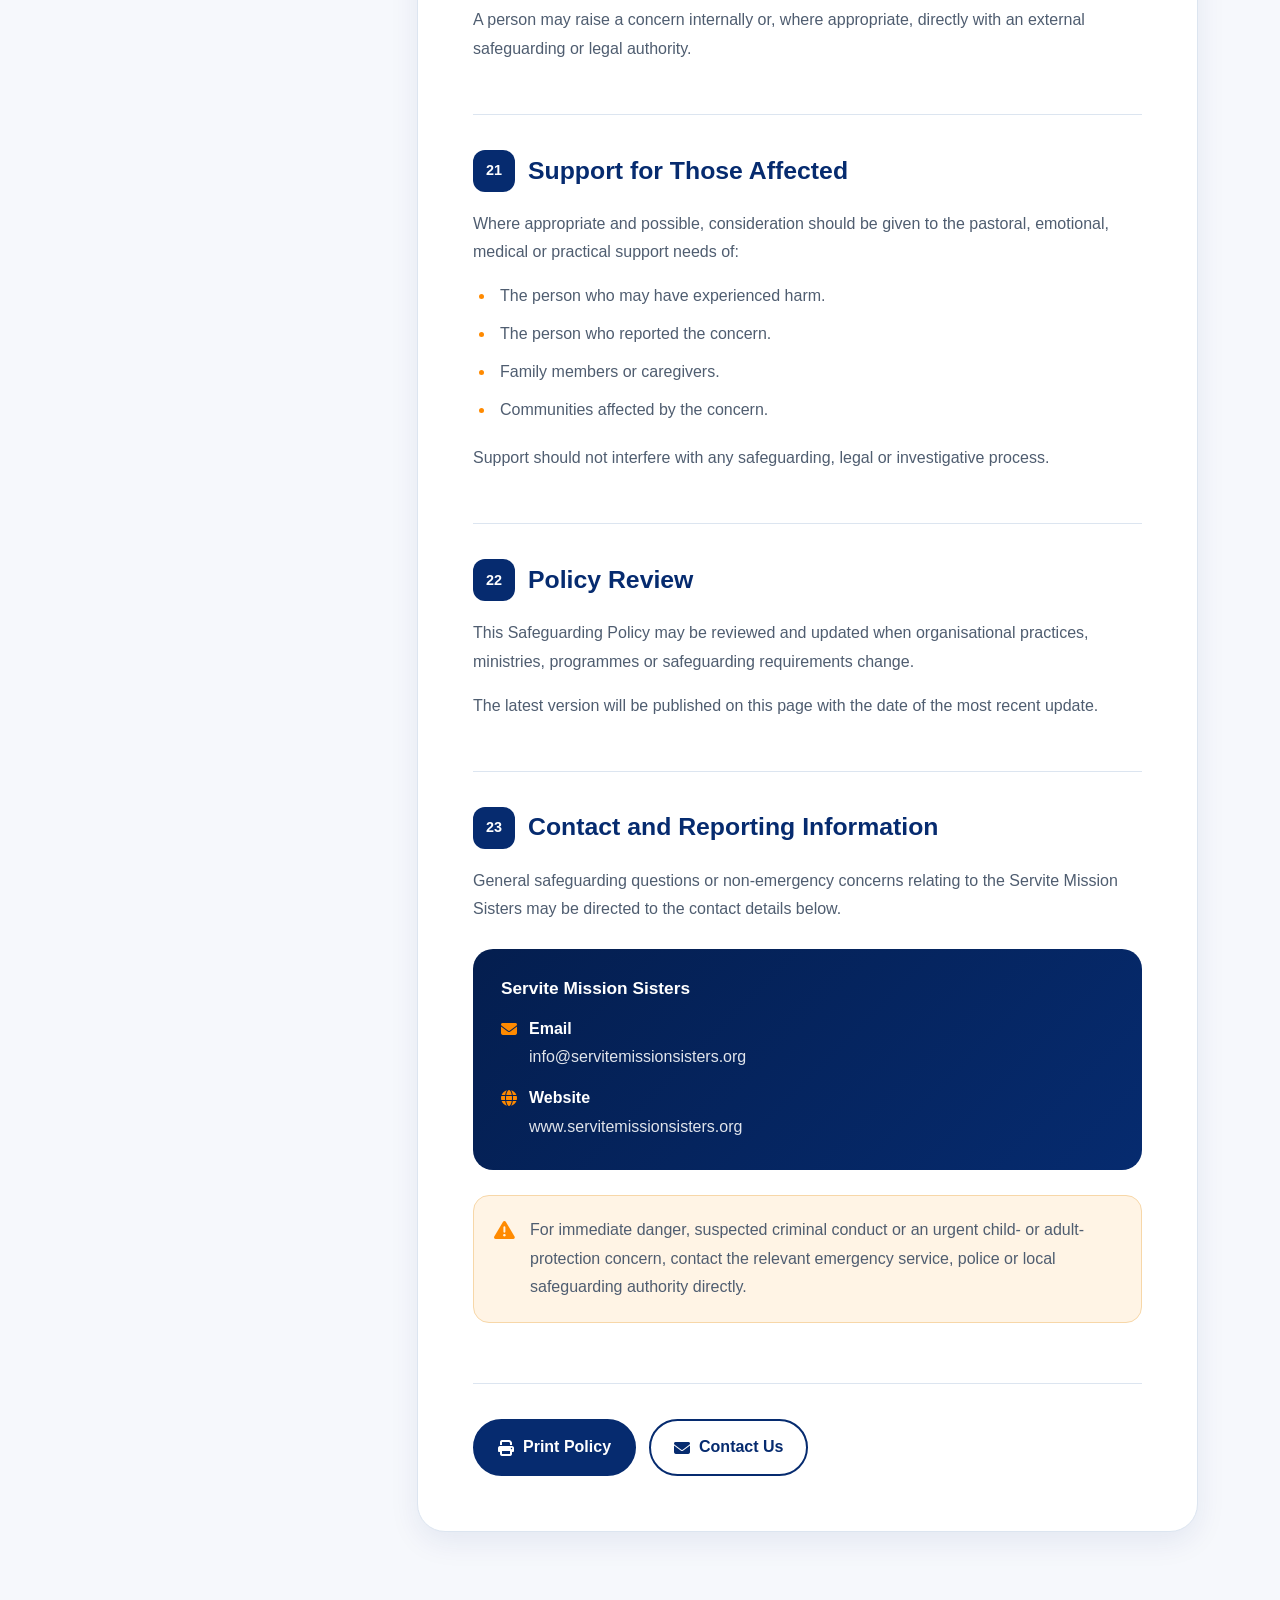
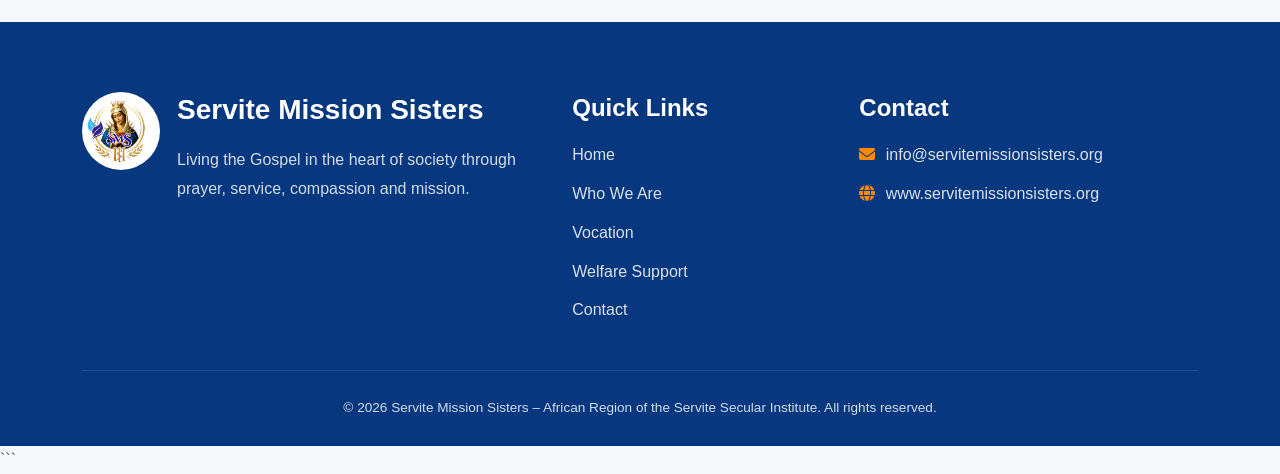
<file: safeguarding-policy.html>
```html
<!DOCTYPE html>
<html lang="en">

<head>
    <meta charset="UTF-8">

    <meta name="viewport" content="width=device-width, initial-scale=1.0">

    <meta name="description" content="Safeguarding Policy for the Servite Mission Sisters website.">
    <!-- Google Analytics -->
    <script async src="https://www.googletagmanager.com/gtag/js?id=G-4ECHGK3DW0"></script>

    <script>
        window.dataLayer = window.dataLayer || [];

        function gtag() {
            dataLayer.push(arguments);
        }

        gtag('js', new Date());

        gtag('config', 'G-4ECHGK3DW0');
    </script>
    <!-- =========================================
     FAVICON
========================================= -->

    <link rel="icon" type="image/png" sizes="16x16" href="./assets/images/favicon-16x16.png">

    <link rel="icon" type="image/png" sizes="32x32" href="./assets/images/favicon-32x32.png">

    <link rel="icon" type="image/png" sizes="48x48" href="./assets/images/favicon-48x48.png">

    <link rel="apple-touch-icon" sizes="180x180" href="./assets/images/apple-touch-icon.png">

    <link rel="shortcut icon" href="./assets/images/favicon.ico">

    <meta name="theme-color" content="#062b6f">

    <title>Safeguarding Policy | Servite Mission Sisters</title>

    <link rel="icon" type="image/png" href="./assets/images/logo.servsister.png">

    <link rel="stylesheet" href="./assets/css/bootstrap.min.css">

    <link rel="stylesheet" href="./assets/icons/fontawesome/css/fontawesome.min.css">

    <link rel="stylesheet" href="./assets/icons/fontawesome/css/solid.min.css">

    <link rel="stylesheet" href="./assets/icons/fontawesome/css/brands.min.css">

    <link rel="stylesheet" href="./assets/css/policy.css">
</head>

<body id="top">

    <!-- Header Start -->
    <header class="policy-header">

        <div class="container">

            <div class="policy-header-wrapper">

                <a href="index.html" class="policy-brand">

                    <img src="./assets/images/logo.servsister.png" alt="Servite Mission Sisters Logo">

                    <div class="policy-brand-text">

                        <strong>
                            Servite Mission Sisters
                        </strong>

                        <span>
                            Living the Gospel in the heart of society
                        </span>

                    </div>

                </a>

                <a href="index.html" class="policy-home-link">

                    <i class="fas fa-home"></i>

                    <span>Back to Home</span>

                </a>

            </div>

        </div>

    </header>
    <!-- Header End -->


    <main>

        <!-- Hero Start -->
        <section class="policy-hero">

            <div class="container">

                <div class="policy-hero-content">

                    <span class="policy-label">
                        Website Policy
                    </span>

                    <h1>
                        Safeguarding <span>Policy</span>
                    </h1>

                    <p>
                        This Safeguarding Policy expresses the commitment of the
                        Servite Mission Sisters to promoting the safety, dignity
                        and wellbeing of children, young people and vulnerable adults.
                    </p>

                    <div class="policy-updated">

                        <i class="fas fa-calendar-alt"></i>

                        Last updated: August 2026

                    </div>

                </div>

            </div>

        </section>
        <!-- Hero End -->


        <!-- Breadcrumb Start -->
        <div class="policy-breadcrumb">

            <div class="container">

                <div class="policy-breadcrumb-wrapper">

                    <a href="index.html">Home</a>

                    <i class="fas fa-chevron-right"></i>

                    <span>Safeguarding Policy</span>

                </div>

            </div>

        </div>
        <!-- Breadcrumb End -->


        <!-- Policy Content Start -->
        <section class="policy-main">

            <div class="container">

                <div class="policy-layout">

                    <!-- Sidebar Start -->
                    <aside class="policy-sidebar">

                        <h2>
                            Website Policies
                        </h2>

                        <nav class="policy-navigation">

                            <a href="privacy-policy.html">
                                <i class="fas fa-user-shield"></i>
                                Privacy Policy
                            </a>

                            <a href="cookie-policy.html">
                                <i class="fas fa-cookie-bite"></i>
                                Cookie Policy
                            </a>

                            <a href="terms-and-conditions.html">
                                <i class="fas fa-file-contract"></i>
                                Terms &amp; Conditions
                            </a>

                            <a href="donation-policy.html">
                                <i class="fas fa-hand-holding-heart"></i>
                                Donation Policy
                            </a>

                            <a href="safeguarding-policy.html" class="active">
                                <i class="fas fa-shield-heart"></i>
                                Safeguarding Policy
                            </a>

                            <a href="copyright-policy.html">
                                <i class="fas fa-copyright"></i>
                                Copyright Policy
                            </a>

                            <a href="disclaimer.html">
                                <i class="fas fa-circle-exclamation"></i>
                                Disclaimer
                            </a>

                            <a href="accessibility-statement.html">
                                <i class="fas fa-universal-access"></i>
                                Accessibility Statement
                            </a>

                        </nav>

                        <div class="policy-help-box">

                            <h3>Safeguarding concern?</h3>

                            <p>
                                If someone is in immediate danger, contact the
                                appropriate emergency service or local safeguarding
                                authority without delay.
                            </p>

                            <a href="mailto:info@servitemissionsisters.org">
                                info@servitemissionsisters.org
                            </a>

                        </div>

                    </aside>
                    <!-- Sidebar End -->


                    <!-- Article Start -->
                    <article class="policy-content">

                        <div class="policy-introduction">

                            The Servite Mission Sisters believe that every person
                            has inherent dignity and must be treated with respect,
                            compassion and care. We are committed to creating
                            environments in which children, young people and
                            vulnerable adults are protected from abuse, exploitation,
                            neglect, harassment and avoidable harm.

                        </div>


                        <!-- Section 1 -->
                        <section class="policy-section" id="purpose">

                            <h2>
                                <span>01</span>
                                Purpose of This Policy
                            </h2>

                            <p>
                                This policy sets out the general safeguarding principles
                                that guide the work, ministries, programmes and online
                                activities of the Servite Mission Sisters.
                            </p>

                            <p>
                                Its purpose is to help ensure that safeguarding concerns
                                are recognised, reported and handled responsibly.
                            </p>

                        </section>


                        <!-- Section 2 -->
                        <section class="policy-section" id="scope">

                            <h2>
                                <span>02</span>
                                Scope of This Policy
                            </h2>

                            <p>
                                This policy may apply to:
                            </p>

                            <ul>
                                <li>Members of the Servite Mission Sisters.</li>

                                <li>Employees and volunteers.</li>

                                <li>Teachers, trainers and programme coordinators.</li>

                                <li>Pastoral and community workers.</li>

                                <li>Contractors and partner organisations.</li>

                                <li>Visitors participating in approved activities.</li>

                                <li>
                                    Anyone acting on behalf of the Servite Mission Sisters.
                                </li>
                            </ul>

                            <p>
                                It applies to activities conducted in person, online,
                                through social media or through other communication
                                platforms.
                            </p>

                        </section>


                        <!-- Section 3 -->
                        <section class="policy-section" id="commitment">

                            <h2>
                                <span>03</span>
                                Our Safeguarding Commitment
                            </h2>

                            <p>
                                We are committed to:
                            </p>

                            <ul>
                                <li>
                                    Promoting the safety and wellbeing of children,
                                    young people and vulnerable adults.
                                </li>

                                <li>
                                    Treating every person with dignity, fairness and respect.
                                </li>

                                <li>
                                    Responding seriously to safeguarding concerns.
                                </li>

                                <li>
                                    Encouraging an environment in which concerns may be
                                    raised without fear.
                                </li>

                                <li>
                                    Cooperating with appropriate safeguarding and legal
                                    authorities where necessary.
                                </li>

                                <li>
                                    Maintaining confidentiality while recognising that
                                    information may need to be shared to protect someone.
                                </li>

                                <li>
                                    Reviewing safeguarding practices and providing
                                    appropriate guidance or training.
                                </li>
                            </ul>

                        </section>


                        <!-- Section 4 -->
                        <section class="policy-section" id="principles">

                            <h2>
                                <span>04</span>
                                Safeguarding Principles
                            </h2>

                            <p>
                                Our safeguarding approach is guided by the following
                                principles:
                            </p>

                            <h3>Dignity</h3>

                            <p>
                                Every person must be treated as valuable and worthy of
                                respect.
                            </p>

                            <h3>Safety</h3>

                            <p>
                                The welfare and protection of those at risk should be
                                considered when planning and delivering activities.
                            </p>

                            <h3>Responsibility</h3>

                            <p>
                                Safeguarding is the responsibility of everyone involved
                                in our work.
                            </p>

                            <h3>Confidentiality</h3>

                            <p>
                                Information should be handled carefully and shared only
                                with those who need it for safeguarding purposes.
                            </p>

                            <h3>Prompt Action</h3>

                            <p>
                                Concerns should not be ignored or unnecessarily delayed.
                            </p>

                            <h3>Respectful Listening</h3>

                            <p>
                                People who disclose concerns should be listened to calmly,
                                respectfully and without blame.
                            </p>

                        </section>


                        <!-- Section 5 -->
                        <section class="policy-section" id="definitions">

                            <h2>
                                <span>05</span>
                                Who May Need Safeguarding Protection?
                            </h2>

                            <p>
                                Safeguarding protection may be required for:
                            </p>

                            <ul>
                                <li>Children and young people.</li>

                                <li>Older persons who require support or care.</li>

                                <li>People living with physical or learning disabilities.</li>

                                <li>People experiencing serious illness or poor health.</li>

                                <li>
                                    People affected by poverty, homelessness,
                                    displacement or social isolation.
                                </li>

                                <li>
                                    People who depend on another person for care,
                                    support or financial assistance.
                                </li>

                                <li>
                                    Anyone whose circumstances make it difficult to
                                    protect themselves from abuse or exploitation.
                                </li>
                            </ul>

                        </section>


                        <!-- Section 6 -->
                        <section class="policy-section" id="forms-of-abuse">

                            <h2>
                                <span>06</span>
                                Forms of Abuse and Harm
                            </h2>

                            <p>
                                Safeguarding concerns may involve one or more forms of
                                abuse or harm, including:
                            </p>

                            <ul>
                                <li>Physical abuse.</li>

                                <li>Sexual abuse or exploitation.</li>

                                <li>Emotional or psychological abuse.</li>

                                <li>Neglect.</li>

                                <li>Financial or material abuse.</li>

                                <li>Discriminatory abuse.</li>

                                <li>Spiritual abuse.</li>

                                <li>Domestic abuse.</li>

                                <li>Human trafficking or forced labour.</li>

                                <li>Bullying, harassment or intimidation.</li>

                                <li>Online abuse or exploitation.</li>

                                <li>Abuse of authority, trust or power.</li>
                            </ul>

                            <div class="policy-highlight">

                                <i class="fas fa-triangle-exclamation"></i>

                                <div>
                                    Abuse may be committed by a family member,
                                    caregiver, professional, volunteer, community member,
                                    peer, stranger or another person in a position of
                                    authority or trust.
                                </div>

                            </div>

                        </section>


                        <!-- Section 7 -->
                        <section class="policy-section" id="expected-conduct">

                            <h2>
                                <span>07</span>
                                Expected Standards of Conduct
                            </h2>

                            <p>
                                Anyone acting on behalf of the Servite Mission Sisters
                                should:
                            </p>

                            <ul>
                                <li>Treat others with respect and kindness.</li>

                                <li>
                                    Maintain appropriate professional and pastoral
                                    boundaries.
                                </li>

                                <li>
                                    Avoid behaviour that may be threatening,
                                    degrading, discriminatory or exploitative.
                                </li>

                                <li>
                                    Follow safeguarding procedures and reporting
                                    responsibilities.
                                </li>

                                <li>
                                    Avoid being alone with a child or vulnerable person
                                    where this is unnecessary or inappropriate.
                                </li>

                                <li>
                                    Use approved communication channels for programmes
                                    and activities.
                                </li>

                                <li>
                                    Obtain appropriate consent before taking or sharing
                                    photographs, recordings or personal information.
                                </li>

                                <li>
                                    Report concerns, allegations or suspicious behaviour.
                                </li>
                            </ul>

                        </section>


                        <!-- Section 8 -->
                        <section class="policy-section" id="prohibited-conduct">

                            <h2>
                                <span>08</span>
                                Prohibited Conduct
                            </h2>

                            <p>
                                The following behaviour is not acceptable:
                            </p>

                            <ul>
                                <li>Any form of abuse, exploitation or neglect.</li>

                                <li>Sexual misconduct or inappropriate contact.</li>

                                <li>Humiliating, threatening or degrading treatment.</li>

                                <li>Discriminatory language or behaviour.</li>

                                <li>
                                    Giving inappropriate gifts, money or special
                                    treatment in order to gain influence.
                                </li>

                                <li>
                                    Private communication with a child through
                                    unauthorised channels.
                                </li>

                                <li>
                                    Sharing confidential information without a proper
                                    safeguarding reason.
                                </li>

                                <li>
                                    Taking, storing or publishing inappropriate images.
                                </li>

                                <li>
                                    Failing to report a serious safeguarding concern.
                                </li>

                                <li>
                                    Retaliating against someone who raises a concern.
                                </li>
                            </ul>

                        </section>


                        <!-- Section 9 -->
                        <section class="policy-section" id="online-safeguarding">

                            <h2>
                                <span>09</span>
                                Online and Digital Safeguarding
                            </h2>

                            <p>
                                Safeguarding responsibilities also apply to websites,
                                email, video calls, social media, messaging services and
                                other digital platforms.
                            </p>

                            <p>
                                Online activities should be organised in a way that:
                            </p>

                            <ul>
                                <li>Protects personal information.</li>

                                <li>Uses appropriate privacy settings.</li>

                                <li>Maintains suitable communication boundaries.</li>

                                <li>
                                    Avoids private or secret communication with children.
                                </li>

                                <li>
                                    Obtains suitable consent before recording or
                                    publishing images.
                                </li>

                                <li>
                                    Prevents bullying, harassment and inappropriate
                                    content.
                                </li>

                                <li>
                                    Allows concerns to be reported promptly.
                                </li>
                            </ul>

                        </section>


                        <!-- Section 10 -->
                        <section class="policy-section" id="photography">

                            <h2>
                                <span>10</span>
                                Photography, Video and Personal Stories
                            </h2>

                            <p>
                                Photographs, videos and personal stories should be used
                                respectfully and only for legitimate mission,
                                communication or reporting purposes.
                            </p>

                            <p>
                                Where appropriate:
                            </p>

                            <ul>
                                <li>Consent should be obtained before publication.</li>

                                <li>
                                    A parent or guardian should provide consent for a child.
                                </li>

                                <li>
                                    Sensitive identifying information should be limited.
                                </li>

                                <li>
                                    Images should not portray people in a degrading or
                                    exploitative manner.
                                </li>

                                <li>
                                    Personal stories should preserve dignity and privacy.
                                </li>
                            </ul>

                        </section>


                        <!-- Section 11 -->
                        <section class="policy-section" id="reporting">

                            <h2>
                                <span>11</span>
                                Reporting a Safeguarding Concern
                            </h2>

                            <p>
                                Anyone who becomes aware of a safeguarding concern
                                should report it promptly through the appropriate
                                internal or external channel.
                            </p>

                            <p>
                                A report should include, where known:
                            </p>

                            <ul>
                                <li>The name of the person at risk.</li>

                                <li>The nature of the concern.</li>

                                <li>The date, time and location.</li>

                                <li>What was seen, heard or disclosed.</li>

                                <li>The names of any witnesses.</li>

                                <li>
                                    Any immediate action already taken to protect someone.
                                </li>
                            </ul>

                            <p>
                                Reports should distinguish between facts, direct
                                observations, disclosures and personal opinions.
                            </p>

                        </section>


                        <!-- Section 12 -->
                        <section class="policy-section" id="responding">

                            <h2>
                                <span>12</span>
                                Responding to a Disclosure
                            </h2>

                            <p>
                                When someone discloses abuse or harm:
                            </p>

                            <ul>
                                <li>Remain calm.</li>

                                <li>Listen carefully and respectfully.</li>

                                <li>Do not express disbelief or blame.</li>

                                <li>Do not promise complete secrecy.</li>

                                <li>
                                    Explain that the concern may need to be shared
                                    with someone who can help.
                                </li>

                                <li>
                                    Do not conduct an investigation or ask leading
                                    questions.
                                </li>

                                <li>
                                    Record the information as accurately as possible.
                                </li>

                                <li>Report the concern promptly.</li>
                            </ul>

                        </section>


                        <!-- Section 13 -->
                        <section class="policy-section" id="immediate-danger">

                            <h2>
                                <span>13</span>
                                Immediate Danger or Emergency
                            </h2>

                            <p>
                                If a child, young person or vulnerable adult is in
                                immediate danger, urgent action should be taken to
                                protect the person.
                            </p>

                            <p>
                                This may include contacting:
                            </p>

                            <ul>
                                <li>Emergency services.</li>

                                <li>Police.</li>

                                <li>Medical services.</li>

                                <li>Local child-protection authorities.</li>

                                <li>Adult safeguarding authorities.</li>

                                <li>
                                    Another appropriate safeguarding organisation.
                                </li>
                            </ul>

                            <div class="policy-highlight">

                                <i class="fas fa-phone-volume"></i>

                                <div>
                                    Website contact forms and ordinary email should not
                                    be relied upon for emergencies. Contact the relevant
                                    emergency or safeguarding authority directly.
                                </div>

                            </div>

                        </section>


                        <!-- Section 14 -->
                        <section class="policy-section" id="confidentiality">

                            <h2>
                                <span>14</span>
                                Confidentiality and Information Sharing
                            </h2>

                            <p>
                                Safeguarding information should be treated confidentially.
                                However, confidentiality does not mean that information
                                must always remain secret.
                            </p>

                            <p>
                                Information may need to be shared where necessary to:
                            </p>

                            <ul>
                                <li>Protect someone from harm.</li>

                                <li>Respond to an allegation.</li>

                                <li>Meet safeguarding responsibilities.</li>

                                <li>Comply with an appropriate legal requirement.</li>

                                <li>Cooperate with an authorised safeguarding body.</li>
                            </ul>

                            <p>
                                Information should be shared only with people who have
                                a legitimate safeguarding reason to receive it.
                            </p>

                        </section>


                        <!-- Section 15 -->
                        <section class="policy-section" id="record-keeping">

                            <h2>
                                <span>15</span>
                                Safeguarding Records
                            </h2>

                            <p>
                                Safeguarding concerns and actions taken should be
                                documented accurately and stored securely.
                            </p>

                            <p>
                                Records may include:
                            </p>

                            <ul>
                                <li>The original concern or disclosure.</li>

                                <li>The date and time it was received.</li>

                                <li>The person who reported it.</li>

                                <li>The action taken.</li>

                                <li>The people or authorities contacted.</li>

                                <li>Relevant follow-up information.</li>
                            </ul>

                            <p>
                                Access to safeguarding records should be limited to
                                authorised persons.
                            </p>

                        </section>


                        <!-- Section 16 -->
                        <section class="policy-section" id="allegations">

                            <h2>
                                <span>16</span>
                                Allegations Against Members, Staff or Volunteers
                            </h2>

                            <p>
                                Allegations involving a member, employee, volunteer,
                                contractor or representative should be taken seriously
                                and handled according to appropriate safeguarding,
                                disciplinary and legal procedures.
                            </p>

                            <p>
                                Measures may include:
                            </p>

                            <ul>
                                <li>Immediate risk assessment.</li>

                                <li>
                                    Temporary restriction from duties or activities.
                                </li>

                                <li>
                                    Referral to an authorised safeguarding or legal body.
                                </li>

                                <li>
                                    Internal review or disciplinary procedures.
                                </li>

                                <li>
                                    Support for the person who raised the concern.
                                </li>
                            </ul>

                            <p>
                                Fairness should be maintained while ensuring that
                                protection from harm remains the priority.
                            </p>

                        </section>


                        <!-- Section 17 -->
                        <section class="policy-section" id="recruitment">

                            <h2>
                                <span>17</span>
                                Safer Recruitment and Selection
                            </h2>

                            <p>
                                Where a role involves contact with children or vulnerable
                                adults, appropriate recruitment and selection measures
                                may include:
                            </p>

                            <ul>
                                <li>Clear role descriptions.</li>

                                <li>Identity verification.</li>

                                <li>Reference checks.</li>

                                <li>Interview and suitability assessment.</li>

                                <li>
                                    Criminal-record or background checks where required
                                    and available.
                                </li>

                                <li>Safeguarding declarations.</li>

                                <li>Training and supervision.</li>
                            </ul>

                        </section>


                        <!-- Section 18 -->
                        <section class="policy-section" id="training">

                            <h2>
                                <span>18</span>
                                Safeguarding Training and Awareness
                            </h2>

                            <p>
                                Members, staff and volunteers should receive safeguarding
                                guidance appropriate to their responsibilities.
                            </p>

                            <p>
                                Training may include:
                            </p>

                            <ul>
                                <li>Recognising signs of abuse and neglect.</li>

                                <li>Reporting concerns.</li>

                                <li>Responding to disclosures.</li>

                                <li>Maintaining appropriate boundaries.</li>

                                <li>Online safeguarding.</li>

                                <li>Confidentiality and record keeping.</li>

                                <li>Emergency and referral procedures.</li>
                            </ul>

                        </section>


                        <!-- Section 19 -->
                        <section class="policy-section" id="partnerships">

                            <h2>
                                <span>19</span>
                                Partners and External Organisations
                            </h2>

                            <p>
                                Organisations working in partnership with the Servite
                                Mission Sisters may be expected to demonstrate suitable
                                safeguarding standards.
                            </p>

                            <p>
                                Partnership arrangements may include:
                            </p>

                            <ul>
                                <li>Safeguarding responsibilities.</li>

                                <li>Reporting procedures.</li>

                                <li>Information-sharing arrangements.</li>

                                <li>Codes of conduct.</li>

                                <li>Training or supervision requirements.</li>
                            </ul>

                        </section>


                        <!-- Section 20 -->
                        <section class="policy-section" id="complaints">

                            <h2>
                                <span>20</span>
                                Complaints and Whistleblowing
                            </h2>

                            <p>
                                Individuals should be able to raise safeguarding
                                concerns, complaints or concerns about poor practice
                                without fear of intimidation or retaliation.
                            </p>

                            <p>
                                A person may raise a concern internally or, where
                                appropriate, directly with an external safeguarding
                                or legal authority.
                            </p>

                        </section>


                        <!-- Section 21 -->
                        <section class="policy-section" id="support">

                            <h2>
                                <span>21</span>
                                Support for Those Affected
                            </h2>

                            <p>
                                Where appropriate and possible, consideration should
                                be given to the pastoral, emotional, medical or practical
                                support needs of:
                            </p>

                            <ul>
                                <li>The person who may have experienced harm.</li>

                                <li>The person who reported the concern.</li>

                                <li>Family members or caregivers.</li>

                                <li>Communities affected by the concern.</li>
                            </ul>

                            <p>
                                Support should not interfere with any safeguarding,
                                legal or investigative process.
                            </p>

                        </section>


                        <!-- Section 22 -->
                        <section class="policy-section" id="review">

                            <h2>
                                <span>22</span>
                                Policy Review
                            </h2>

                            <p>
                                This Safeguarding Policy may be reviewed and updated
                                when organisational practices, ministries, programmes
                                or safeguarding requirements change.
                            </p>

                            <p>
                                The latest version will be published on this page
                                with the date of the most recent update.
                            </p>

                        </section>


                        <!-- Section 23 -->
                        <section class="policy-section" id="contact">

                            <h2>
                                <span>23</span>
                                Contact and Reporting Information
                            </h2>

                            <p>
                                General safeguarding questions or non-emergency concerns
                                relating to the Servite Mission Sisters may be directed
                                to the contact details below.
                            </p>

                            <div class="policy-contact-card">

                                <h3>
                                    Servite Mission Sisters
                                </h3>

                                <div class="policy-contact-item">

                                    <i class="fas fa-envelope"></i>

                                    <div>
                                        <strong>Email</strong><br>

                                        <a href="mailto:info@servitemissionsisters.org">
                                            info@servitemissionsisters.org
                                        </a>
                                    </div>

                                </div>

                                <div class="policy-contact-item">

                                    <i class="fas fa-globe"></i>

                                    <div>
                                        <strong>Website</strong><br>

                                        <a href="https://www.servitemissionsisters.org" target="_blank"
                                            rel="noopener noreferrer">

                                            www.servitemissionsisters.org

                                        </a>
                                    </div>

                                </div>

                            </div>

                            <div class="policy-highlight">

                                <i class="fas fa-triangle-exclamation"></i>

                                <div>
                                    For immediate danger, suspected criminal conduct
                                    or an urgent child- or adult-protection concern,
                                    contact the relevant emergency service, police or
                                    local safeguarding authority directly.
                                </div>

                            </div>

                        </section>





                        <div class="policy-actions">

                            <button type="button" class="policy-action-button" onclick="window.print()">

                                <i class="fas fa-print"></i>

                                Print Policy

                            </button>

                            <a href="index.html#contact" class="policy-action-button secondary">

                                <i class="fas fa-envelope"></i>

                                Contact Us

                            </a>

                        </div>

                    </article>
                    <!-- Article End -->

                </div>

            </div>

        </section>
        <!-- Policy Content End -->

    </main>


    <!-- Footer Start -->
    <footer class="policy-footer">

        <div class="container">

            <div class="policy-footer-grid">

                <div class="policy-footer-brand">

                    <img src="./assets/images/logo.servsister.png" alt="Servite Mission Sisters Logo">

                    <div>

                        <h3>
                            Servite Mission Sisters
                        </h3>

                        <p>
                            Living the Gospel in the heart of society through
                            prayer, service, compassion and mission.
                        </p>

                    </div>

                </div>


                <div>

                    <h4>Quick Links</h4>

                    <div class="policy-footer-links">

                        <a href="index.html">Home</a>

                        <a href="index.html#about">Who We Are</a>

                        <a href="index.vocation#.html">Vocation</a>

                        <a href="index.welfare#.html">Welfare Support</a>

                        <a href="index.html#contact">Contact</a>

                    </div>

                </div>


                <div class="policy-footer-contact">

                    <h4>Contact</h4>

                    <p>
                        <i class="fas fa-envelope"></i>

                        <a href="mailto:info@servitemissionsisters.org">
                            info@servitemissionsisters.org
                        </a>
                    </p>

                    <p>
                        <i class="fas fa-globe"></i>

                        <a href="https://www.servitemissionsisters.org" target="_blank" rel="noopener noreferrer">

                            www.servitemissionsisters.org

                        </a>
                    </p>

                </div>

            </div>


            <div class="policy-footer-bottom">

                <p>
                    &copy; <span id="currentYear"></span>
                    Servite Mission Sisters – African Region of the
                    Servite Secular Institute. All rights reserved.
                </p>

            </div>

        </div>

    </footer>
    <!-- Footer End -->


    <a href="#top" class="policy-back-top" aria-label="Back to top">

        <i class="fas fa-arrow-up"></i>

    </a>


    <script src="./assets/js/bootstrap.bundle.min.js"></script>

    <script>
        const currentYear = document.getElementById("currentYear");

        if (currentYear) {
            currentYear.textContent = new Date().getFullYear();
        }
    </script>

</body>

</html>
```
</file>
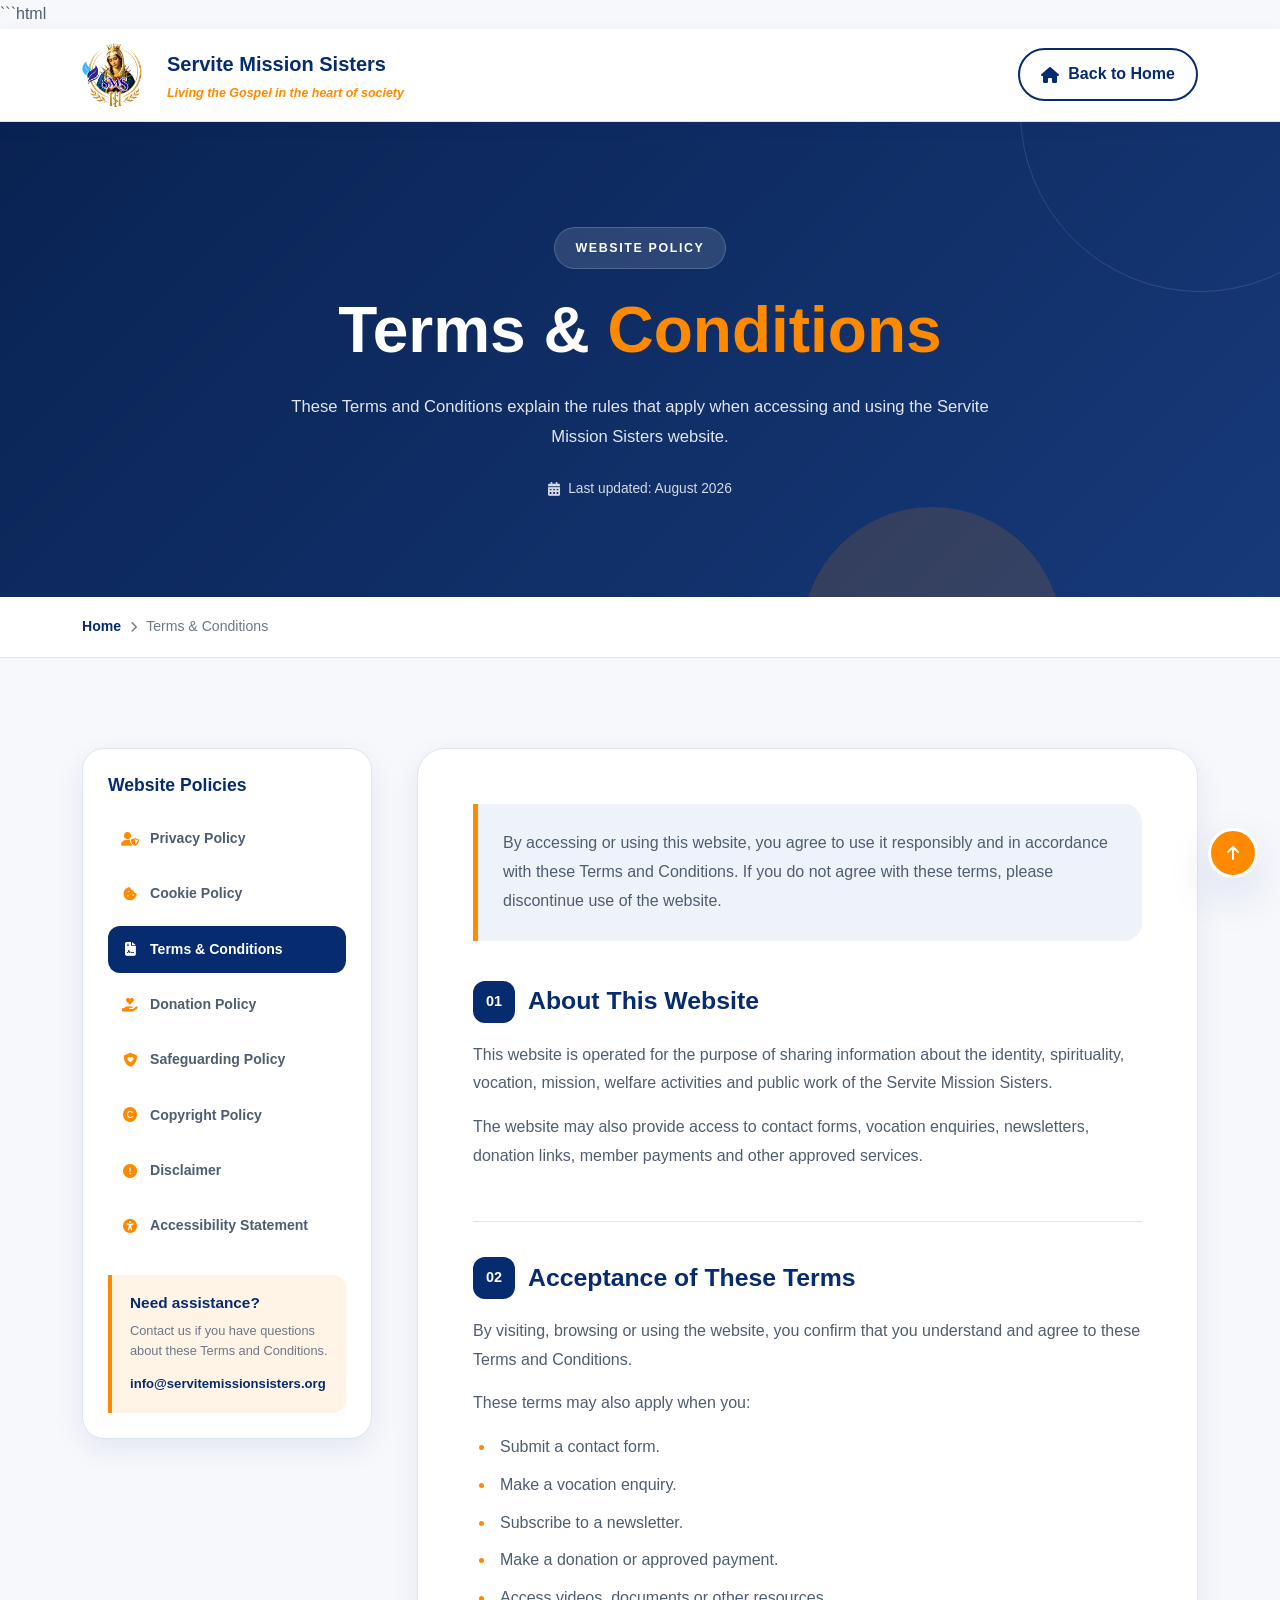
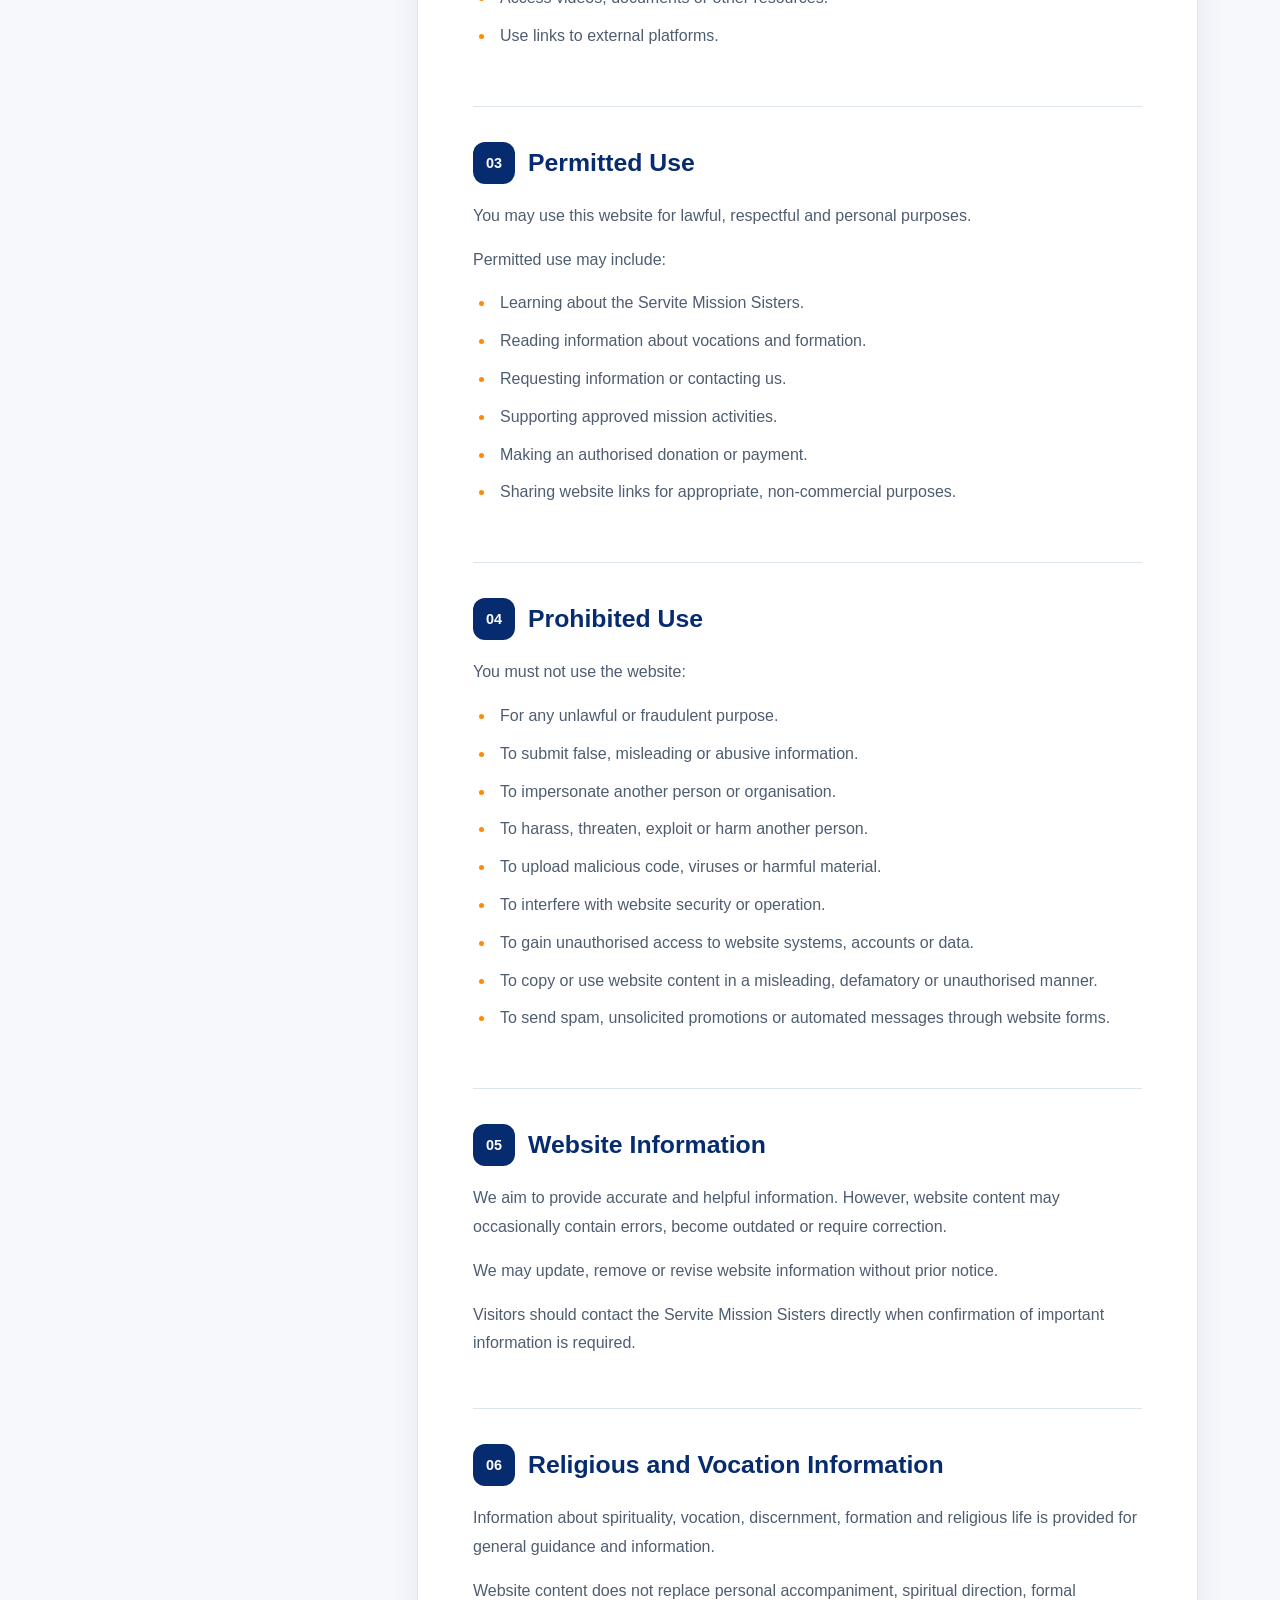
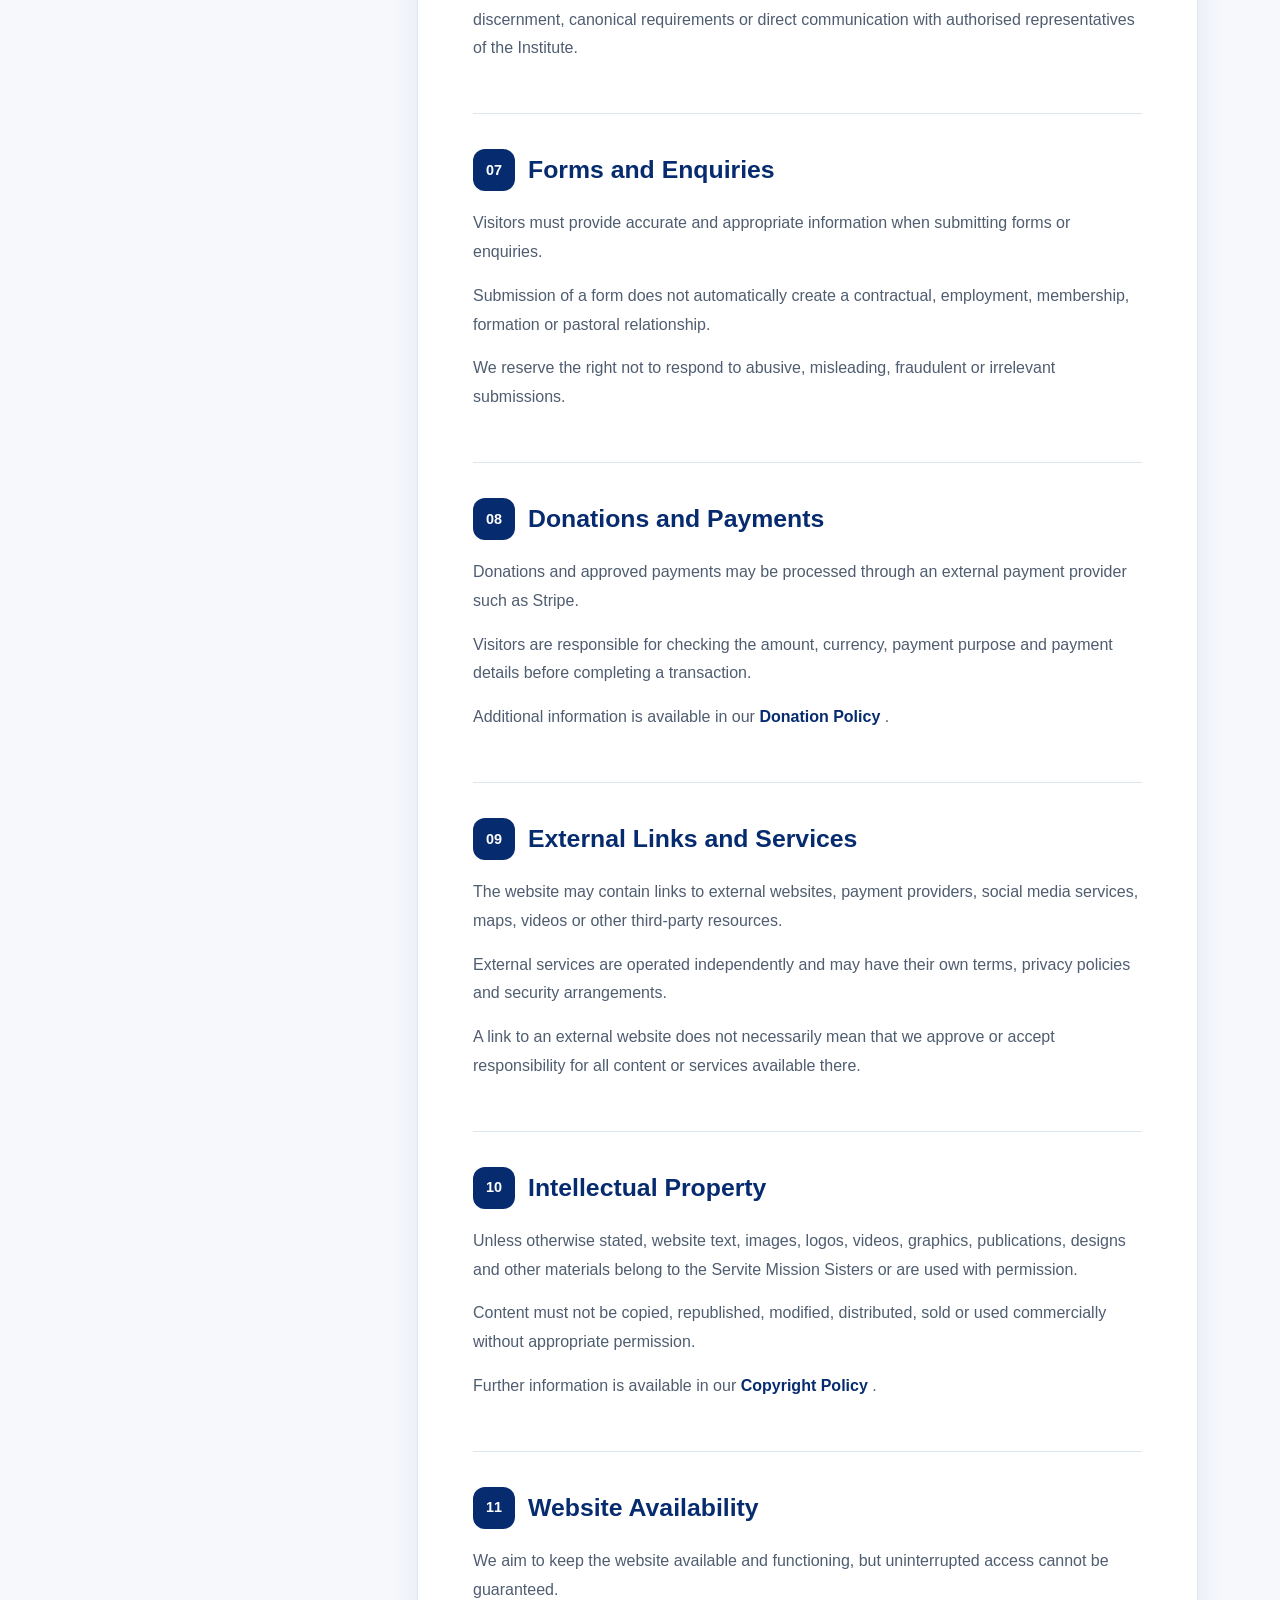
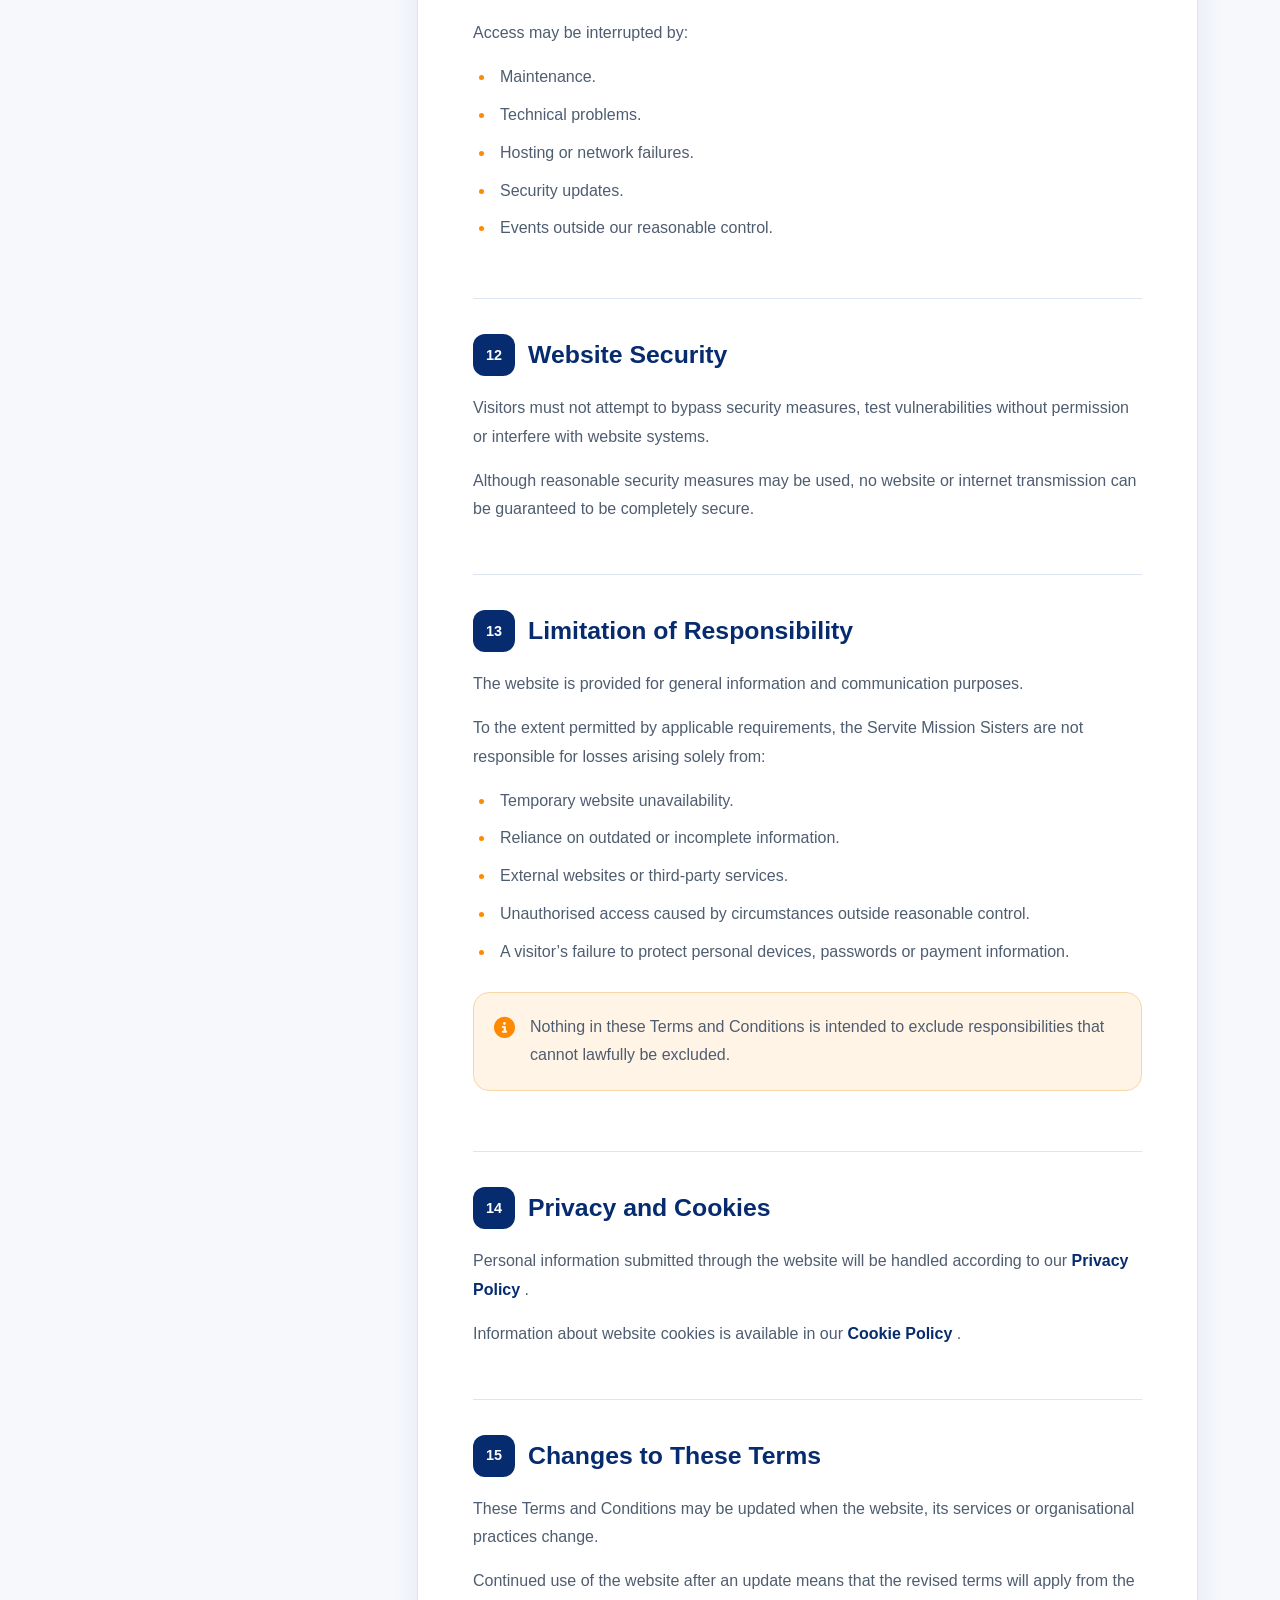
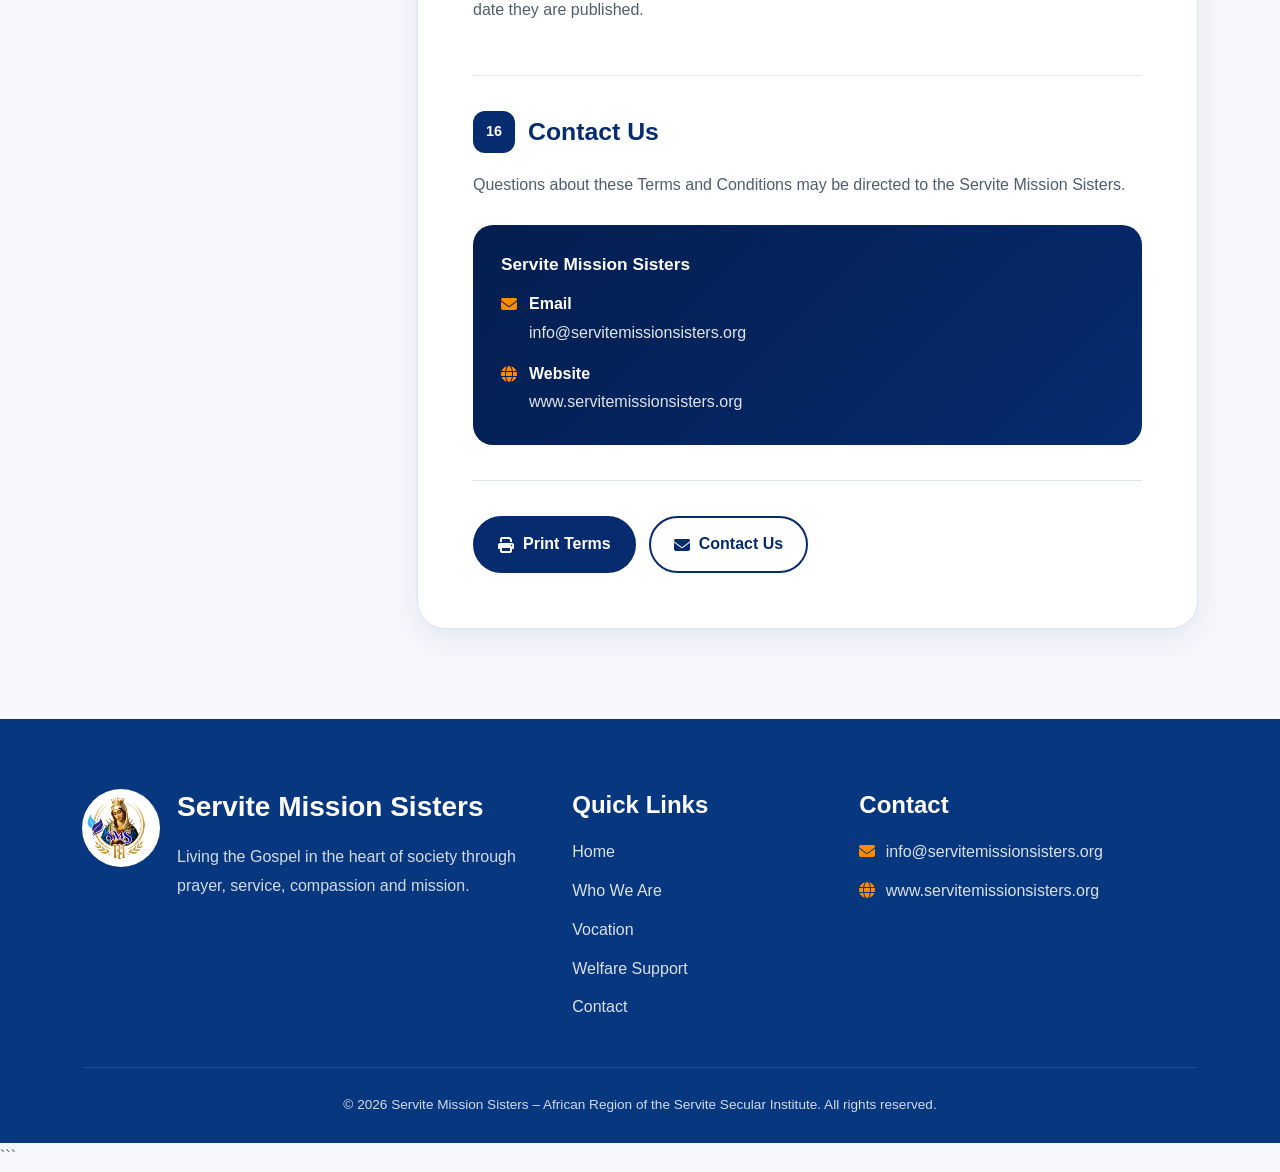
<file: terms-and-conditions.html>
```html
<!DOCTYPE html>
<html lang="en">

<head>
    <meta charset="UTF-8">

    <meta name="viewport" content="width=device-width, initial-scale=1.0">

    <!-- Google Analytics -->
    <script async src="https://www.googletagmanager.com/gtag/js?id=G-4ECHGK3DW0"></script>

    <script>
        window.dataLayer = window.dataLayer || [];

        function gtag() {
            dataLayer.push(arguments);
        }

        gtag('js', new Date());

        gtag('config', 'G-4ECHGK3DW0');
    </script>
    <!-- =========================================
     FAVICON
========================================= -->

    <link rel="icon" type="image/png" sizes="16x16" href="./assets/images/favicon-16x16.png">

    <link rel="icon" type="image/png" sizes="32x32" href="./assets/images/favicon-32x32.png">

    <link rel="icon" type="image/png" sizes="48x48" href="./assets/images/favicon-48x48.png">

    <link rel="apple-touch-icon" sizes="180x180" href="./assets/images/apple-touch-icon.png">

    <link rel="shortcut icon" href="./assets/images/favicon.ico">

    <meta name="theme-color" content="#062b6f">

    <title>Terms &amp; Conditions | Servite Mission Sisters</title>

    <link rel="icon" type="image/png" href="./assets/images/logo.servsister.png">

    <link rel="stylesheet" href="./assets/css/bootstrap.min.css">

    <link rel="stylesheet" href="./assets/icons/fontawesome/css/fontawesome.min.css">

    <link rel="stylesheet" href="./assets/icons/fontawesome/css/solid.min.css">

    <link rel="stylesheet" href="./assets/icons/fontawesome/css/brands.min.css">

    <link rel="stylesheet" href="./assets/css/policy.css">
</head>

<body id="top">

    <header class="policy-header">

        <div class="container">

            <div class="policy-header-wrapper">

                <a href="index.html" class="policy-brand">

                    <img src="./assets/images/logo.servsister.png" alt="Servite Mission Sisters Logo">

                    <div class="policy-brand-text">

                        <strong>
                            Servite Mission Sisters
                        </strong>

                        <span>
                            Living the Gospel in the heart of society
                        </span>

                    </div>

                </a>

                <a href="index.html" class="policy-home-link">

                    <i class="fas fa-home"></i>

                    <span>Back to Home</span>

                </a>

            </div>

        </div>

    </header>


    <main>

        <section class="policy-hero">

            <div class="container">

                <div class="policy-hero-content">

                    <span class="policy-label">
                        Website Policy
                    </span>

                    <h1>
                        Terms &amp; <span>Conditions</span>
                    </h1>

                    <p>
                        These Terms and Conditions explain the rules that apply
                        when accessing and using the Servite Mission Sisters website.
                    </p>

                    <div class="policy-updated">

                        <i class="fas fa-calendar-alt"></i>

                        Last updated: August 2026

                    </div>

                </div>

            </div>

        </section>


        <div class="policy-breadcrumb">

            <div class="container">

                <div class="policy-breadcrumb-wrapper">

                    <a href="index.html">Home</a>

                    <i class="fas fa-chevron-right"></i>

                    <span>Terms &amp; Conditions</span>

                </div>

            </div>

        </div>


        <section class="policy-main">

            <div class="container">

                <div class="policy-layout">

                    <aside class="policy-sidebar">

                        <h2>
                            Website Policies
                        </h2>

                        <nav class="policy-navigation">

                            <a href="privacy-policy.html">
                                <i class="fas fa-user-shield"></i>
                                Privacy Policy
                            </a>

                            <a href="cookie-policy.html">
                                <i class="fas fa-cookie-bite"></i>
                                Cookie Policy
                            </a>

                            <a href="terms-and-conditions.html" class="active">
                                <i class="fas fa-file-contract"></i>
                                Terms &amp; Conditions
                            </a>

                            <a href="donation-policy.html">
                                <i class="fas fa-hand-holding-heart"></i>
                                Donation Policy
                            </a>

                            <a href="safeguarding-policy.html">
                                <i class="fas fa-shield-heart"></i>
                                Safeguarding Policy
                            </a>

                            <a href="copyright-policy.html">
                                <i class="fas fa-copyright"></i>
                                Copyright Policy
                            </a>

                            <a href="disclaimer.html">
                                <i class="fas fa-circle-exclamation"></i>
                                Disclaimer
                            </a>

                            <a href="accessibility-statement.html">
                                <i class="fas fa-universal-access"></i>
                                Accessibility Statement
                            </a>

                        </nav>

                        <div class="policy-help-box">

                            <h3>Need assistance?</h3>

                            <p>
                                Contact us if you have questions about these
                                Terms and Conditions.
                            </p>

                            <a href="mailto:info@servitemissionsisters.org">
                                info@servitemissionsisters.org
                            </a>

                        </div>

                    </aside>


                    <article class="policy-content">

                        <div class="policy-introduction">

                            By accessing or using this website, you agree to use
                            it responsibly and in accordance with these Terms and
                            Conditions. If you do not agree with these terms,
                            please discontinue use of the website.

                        </div>


                        <section class="policy-section" id="about-website">

                            <h2>
                                <span>01</span>
                                About This Website
                            </h2>

                            <p>
                                This website is operated for the purpose of sharing
                                information about the identity, spirituality, vocation,
                                mission, welfare activities and public work of the
                                Servite Mission Sisters.
                            </p>

                            <p>
                                The website may also provide access to contact forms,
                                vocation enquiries, newsletters, donation links,
                                member payments and other approved services.
                            </p>

                        </section>


                        <section class="policy-section" id="acceptance">

                            <h2>
                                <span>02</span>
                                Acceptance of These Terms
                            </h2>

                            <p>
                                By visiting, browsing or using the website, you confirm
                                that you understand and agree to these Terms and Conditions.
                            </p>

                            <p>
                                These terms may also apply when you:
                            </p>

                            <ul>
                                <li>Submit a contact form.</li>

                                <li>Make a vocation enquiry.</li>

                                <li>Subscribe to a newsletter.</li>

                                <li>Make a donation or approved payment.</li>

                                <li>Access videos, documents or other resources.</li>

                                <li>Use links to external platforms.</li>
                            </ul>

                        </section>


                        <section class="policy-section" id="permitted-use">

                            <h2>
                                <span>03</span>
                                Permitted Use
                            </h2>

                            <p>
                                You may use this website for lawful, respectful and
                                personal purposes.
                            </p>

                            <p>
                                Permitted use may include:
                            </p>

                            <ul>
                                <li>Learning about the Servite Mission Sisters.</li>

                                <li>Reading information about vocations and formation.</li>

                                <li>Requesting information or contacting us.</li>

                                <li>Supporting approved mission activities.</li>

                                <li>Making an authorised donation or payment.</li>

                                <li>
                                    Sharing website links for appropriate,
                                    non-commercial purposes.
                                </li>
                            </ul>

                        </section>


                        <section class="policy-section" id="prohibited-use">

                            <h2>
                                <span>04</span>
                                Prohibited Use
                            </h2>

                            <p>
                                You must not use the website:
                            </p>

                            <ul>
                                <li>For any unlawful or fraudulent purpose.</li>

                                <li>To submit false, misleading or abusive information.</li>

                                <li>To impersonate another person or organisation.</li>

                                <li>
                                    To harass, threaten, exploit or harm another person.
                                </li>

                                <li>
                                    To upload malicious code, viruses or harmful material.
                                </li>

                                <li>
                                    To interfere with website security or operation.
                                </li>

                                <li>
                                    To gain unauthorised access to website systems,
                                    accounts or data.
                                </li>

                                <li>
                                    To copy or use website content in a misleading,
                                    defamatory or unauthorised manner.
                                </li>

                                <li>
                                    To send spam, unsolicited promotions or automated
                                    messages through website forms.
                                </li>
                            </ul>

                        </section>


                        <section class="policy-section" id="content-accuracy">

                            <h2>
                                <span>05</span>
                                Website Information
                            </h2>

                            <p>
                                We aim to provide accurate and helpful information.
                                However, website content may occasionally contain
                                errors, become outdated or require correction.
                            </p>

                            <p>
                                We may update, remove or revise website information
                                without prior notice.
                            </p>

                            <p>
                                Visitors should contact the Servite Mission Sisters
                                directly when confirmation of important information
                                is required.
                            </p>

                        </section>


                        <section class="policy-section" id="religious-information">

                            <h2>
                                <span>06</span>
                                Religious and Vocation Information
                            </h2>

                            <p>
                                Information about spirituality, vocation, discernment,
                                formation and religious life is provided for general
                                guidance and information.
                            </p>

                            <p>
                                Website content does not replace personal accompaniment,
                                spiritual direction, formal discernment, canonical
                                requirements or direct communication with authorised
                                representatives of the Institute.
                            </p>

                        </section>


                        <section class="policy-section" id="forms">

                            <h2>
                                <span>07</span>
                                Forms and Enquiries
                            </h2>

                            <p>
                                Visitors must provide accurate and appropriate information
                                when submitting forms or enquiries.
                            </p>

                            <p>
                                Submission of a form does not automatically create a
                                contractual, employment, membership, formation or
                                pastoral relationship.
                            </p>

                            <p>
                                We reserve the right not to respond to abusive, misleading,
                                fraudulent or irrelevant submissions.
                            </p>

                        </section>


                        <section class="policy-section" id="donations">

                            <h2>
                                <span>08</span>
                                Donations and Payments
                            </h2>

                            <p>
                                Donations and approved payments may be processed through
                                an external payment provider such as Stripe.
                            </p>

                            <p>
                                Visitors are responsible for checking the amount,
                                currency, payment purpose and payment details before
                                completing a transaction.
                            </p>

                            <p>
                                Additional information is available in our
                                <a href="donation-policy.html" style="color:#062b6f;font-weight:700;">
                                    Donation Policy
                                </a>.
                            </p>

                        </section>


                        <section class="policy-section" id="third-party-services">

                            <h2>
                                <span>09</span>
                                External Links and Services
                            </h2>

                            <p>
                                The website may contain links to external websites,
                                payment providers, social media services, maps, videos
                                or other third-party resources.
                            </p>

                            <p>
                                External services are operated independently and may
                                have their own terms, privacy policies and security
                                arrangements.
                            </p>

                            <p>
                                A link to an external website does not necessarily mean
                                that we approve or accept responsibility for all content
                                or services available there.
                            </p>

                        </section>


                        <section class="policy-section" id="intellectual-property">

                            <h2>
                                <span>10</span>
                                Intellectual Property
                            </h2>

                            <p>
                                Unless otherwise stated, website text, images, logos,
                                videos, graphics, publications, designs and other
                                materials belong to the Servite Mission Sisters or
                                are used with permission.
                            </p>

                            <p>
                                Content must not be copied, republished, modified,
                                distributed, sold or used commercially without
                                appropriate permission.
                            </p>

                            <p>
                                Further information is available in our
                                <a href="copyright-policy.html" style="color:#062b6f;font-weight:700;">
                                    Copyright Policy
                                </a>.
                            </p>

                        </section>


                        <section class="policy-section" id="availability">

                            <h2>
                                <span>11</span>
                                Website Availability
                            </h2>

                            <p>
                                We aim to keep the website available and functioning,
                                but uninterrupted access cannot be guaranteed.
                            </p>

                            <p>
                                Access may be interrupted by:
                            </p>

                            <ul>
                                <li>Maintenance.</li>

                                <li>Technical problems.</li>

                                <li>Hosting or network failures.</li>

                                <li>Security updates.</li>

                                <li>Events outside our reasonable control.</li>
                            </ul>

                        </section>


                        <section class="policy-section" id="security">

                            <h2>
                                <span>12</span>
                                Website Security
                            </h2>

                            <p>
                                Visitors must not attempt to bypass security measures,
                                test vulnerabilities without permission or interfere
                                with website systems.
                            </p>

                            <p>
                                Although reasonable security measures may be used,
                                no website or internet transmission can be guaranteed
                                to be completely secure.
                            </p>

                        </section>


                        <section class="policy-section" id="liability">

                            <h2>
                                <span>13</span>
                                Limitation of Responsibility
                            </h2>

                            <p>
                                The website is provided for general information and
                                communication purposes.
                            </p>

                            <p>
                                To the extent permitted by applicable requirements,
                                the Servite Mission Sisters are not responsible for
                                losses arising solely from:
                            </p>

                            <ul>
                                <li>Temporary website unavailability.</li>

                                <li>Reliance on outdated or incomplete information.</li>

                                <li>External websites or third-party services.</li>

                                <li>
                                    Unauthorised access caused by circumstances outside
                                    reasonable control.
                                </li>

                                <li>
                                    A visitor’s failure to protect personal devices,
                                    passwords or payment information.
                                </li>
                            </ul>

                            <div class="policy-highlight">

                                <i class="fas fa-circle-info"></i>

                                <div>
                                    Nothing in these Terms and Conditions is intended
                                    to exclude responsibilities that cannot lawfully
                                    be excluded.
                                </div>

                            </div>

                        </section>


                        <section class="policy-section" id="privacy">

                            <h2>
                                <span>14</span>
                                Privacy and Cookies
                            </h2>

                            <p>
                                Personal information submitted through the website
                                will be handled according to our
                                <a href="privacy-policy.html" style="color:#062b6f;font-weight:700;">
                                    Privacy Policy
                                </a>.
                            </p>

                            <p>
                                Information about website cookies is available in our
                                <a href="cookie-policy.html" style="color:#062b6f;font-weight:700;">
                                    Cookie Policy
                                </a>.
                            </p>

                        </section>


                        <section class="policy-section" id="changes">

                            <h2>
                                <span>15</span>
                                Changes to These Terms
                            </h2>

                            <p>
                                These Terms and Conditions may be updated when the
                                website, its services or organisational practices change.
                            </p>

                            <p>
                                Continued use of the website after an update means
                                that the revised terms will apply from the date they
                                are published.
                            </p>

                        </section>


                        <section class="policy-section" id="contact">

                            <h2>
                                <span>16</span>
                                Contact Us
                            </h2>

                            <p>
                                Questions about these Terms and Conditions may be
                                directed to the Servite Mission Sisters.
                            </p>

                            <div class="policy-contact-card">

                                <h3>
                                    Servite Mission Sisters
                                </h3>

                                <div class="policy-contact-item">

                                    <i class="fas fa-envelope"></i>

                                    <div>
                                        <strong>Email</strong><br>

                                        <a href="mailto:info@servitemissionsisters.org">
                                            info@servitemissionsisters.org
                                        </a>
                                    </div>

                                </div>

                                <div class="policy-contact-item">

                                    <i class="fas fa-globe"></i>

                                    <div>
                                        <strong>Website</strong><br>

                                        <a href="https://www.servitemissionsisters.org" target="_blank"
                                            rel="noopener noreferrer">

                                            www.servitemissionsisters.org

                                        </a>
                                    </div>

                                </div>

                            </div>

                        </section>





                        <div class="policy-actions">

                            <button type="button" class="policy-action-button" onclick="window.print()">

                                <i class="fas fa-print"></i>

                                Print Terms

                            </button>

                            <a href="index.html#contact" class="policy-action-button secondary">

                                <i class="fas fa-envelope"></i>

                                Contact Us

                            </a>

                        </div>

                    </article>

                </div>

            </div>

        </section>

    </main>


    <footer class="policy-footer">

        <div class="container">

            <div class="policy-footer-grid">

                <div class="policy-footer-brand">

                    <img src="./assets/images/logo.servsister.png" alt="Servite Mission Sisters Logo">

                    <div>

                        <h3>
                            Servite Mission Sisters
                        </h3>

                        <p>
                            Living the Gospel in the heart of society through
                            prayer, service, compassion and mission.
                        </p>

                    </div>

                </div>


                <div>

                    <h4>Quick Links</h4>

                    <div class="policy-footer-links">

                        <a href="index.html">Home</a>

                        <a href="index.html#about">Who We Are</a>

                        <a href="index.vocation#.html">Vocation</a>

                        <a href="index.welfare#.html">Welfare Support</a>

                        <a href="index.html#contact">Contact</a>

                    </div>

                </div>


                <div class="policy-footer-contact">

                    <h4>Contact</h4>

                    <p>
                        <i class="fas fa-envelope"></i>

                        <a href="mailto:info@servitemissionsisters.org">
                            info@servitemissionsisters.org
                        </a>
                    </p>

                    <p>
                        <i class="fas fa-globe"></i>

                        <a href="https://www.servitemissionsisters.org" target="_blank" rel="noopener noreferrer">

                            www.servitemissionsisters.org

                        </a>
                    </p>

                </div>

            </div>


            <div class="policy-footer-bottom">

                <p>
                    &copy; <span id="currentYear"></span>
                    Servite Mission Sisters – African Region of the
                    Servite Secular Institute. All rights reserved.
                </p>

            </div>

        </div>

    </footer>


    <a href="#top" class="policy-back-top" aria-label="Back to top">

        <i class="fas fa-arrow-up"></i>

    </a>


    <script src="./assets/js/bootstrap.bundle.min.js"></script>

    <script>
        const currentYear = document.getElementById("currentYear");

        if (currentYear) {
            currentYear.textContent = new Date().getFullYear();
        }
    </script>

</body>

</html>
```
</file>
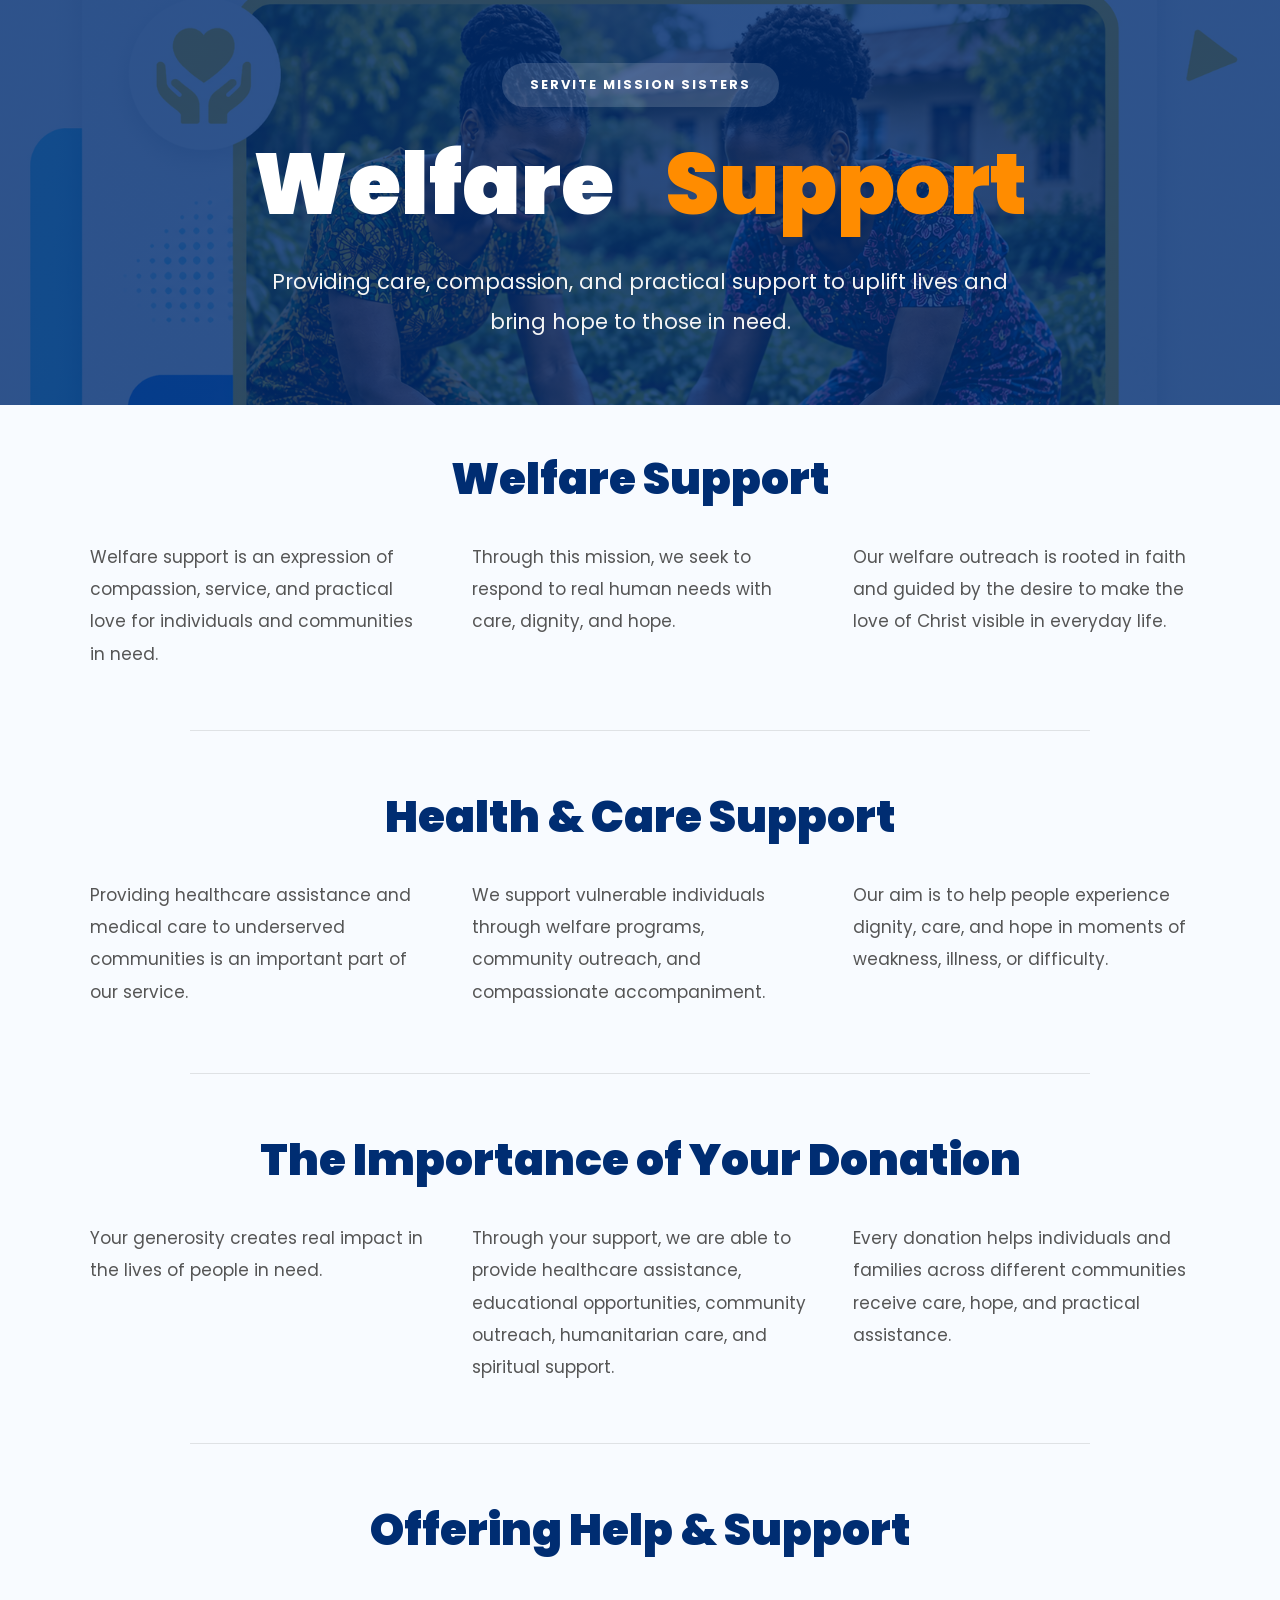
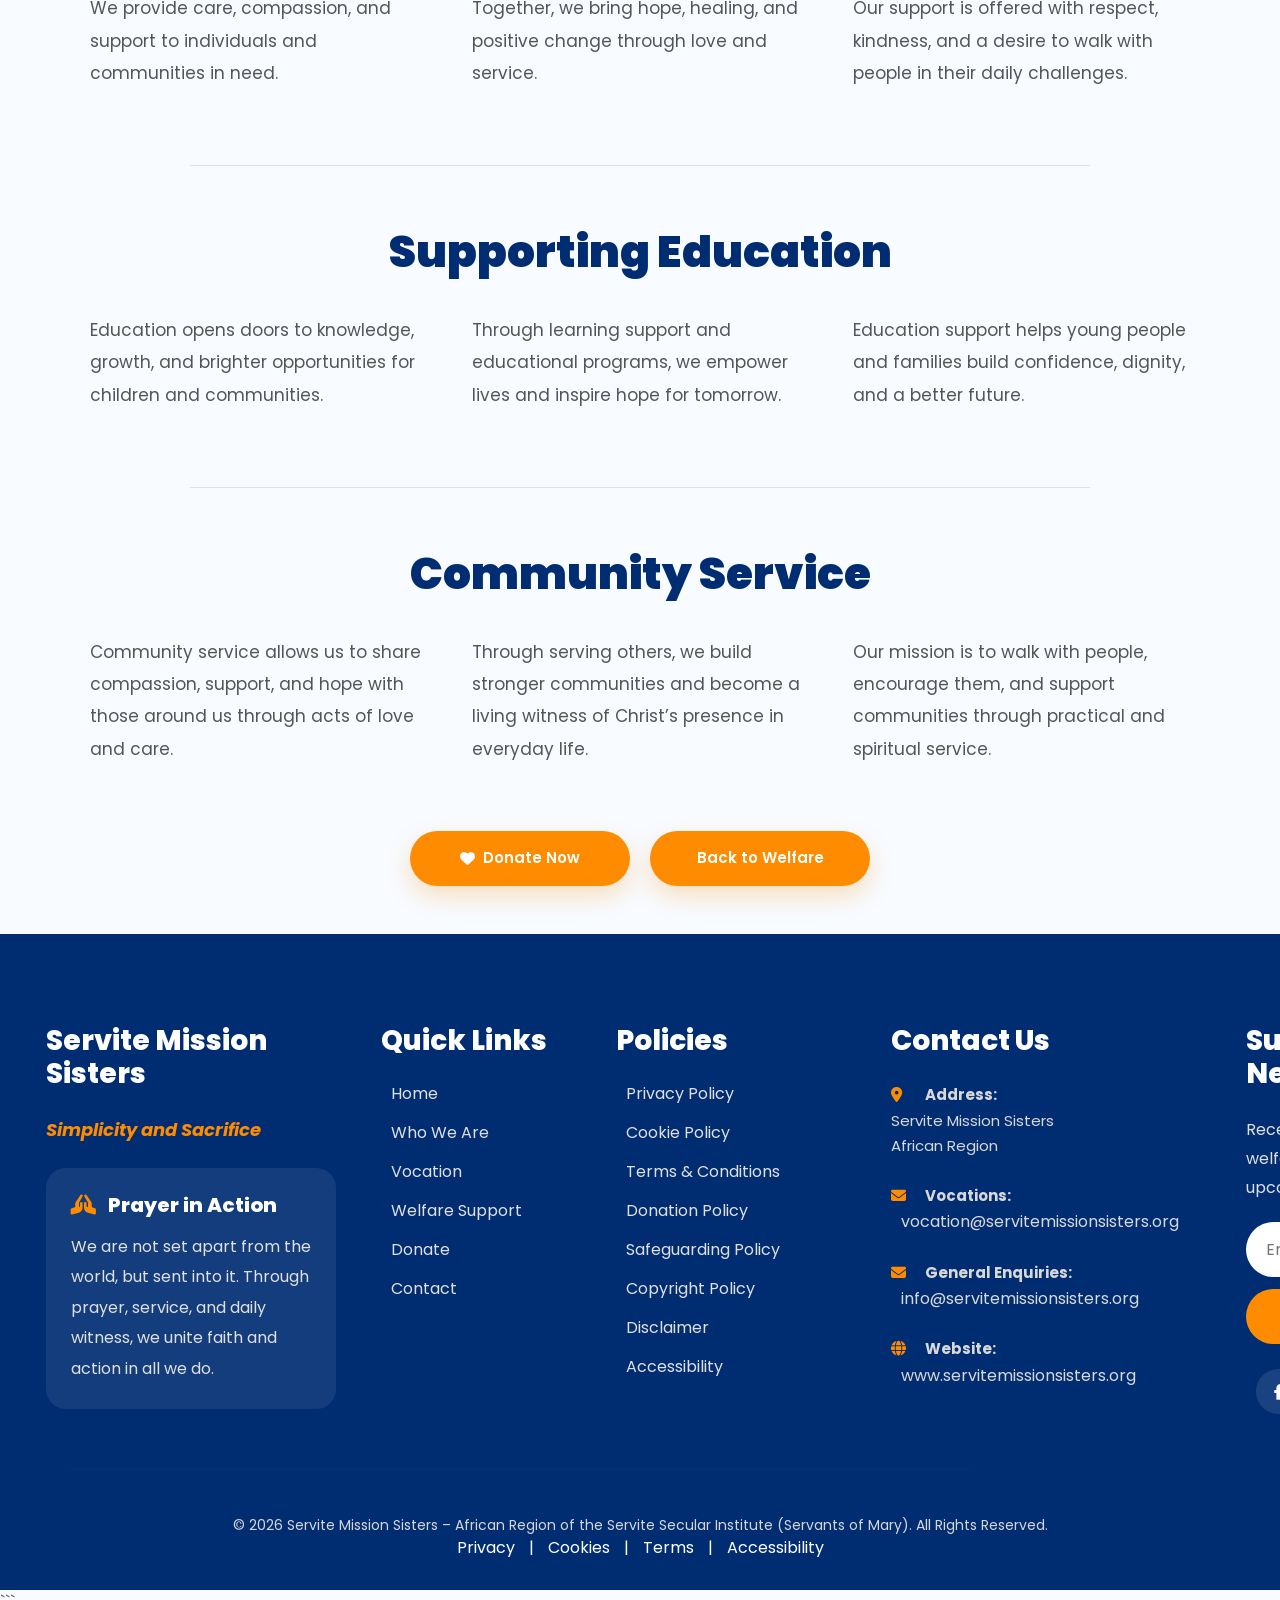
<file: welfare.html>
<!DOCTYPE html>
<html lang="en">

<head>
  <meta charset="UTF-8">
  <meta name="viewport" content="width=device-width, initial-scale=1.0">
  <title>Welfare Support | Servite Mission Sisters</title>
  <!-- Google Analytics -->
  <script async src="https://www.googletagmanager.com/gtag/js?id=G-4ECHGK3DW0"></script>

  <script>
    window.dataLayer = window.dataLayer || [];

    function gtag() {
      dataLayer.push(arguments);
    }

    gtag('js', new Date());

    gtag('config', 'G-4ECHGK3DW0');
  </script>
  <!-- =========================================
     FAVICON
========================================= -->

<link rel="icon" type="image/png" sizes="16x16" href="./assets/images/favicon-16x16.png">

<link rel="icon" type="image/png" sizes="32x32" href="./assets/images/favicon-32x32.png">

<link rel="icon" type="image/png" sizes="48x48" href="./assets/images/favicon-48x48.png">

<link rel="apple-touch-icon" sizes="180x180" href="./assets/images/apple-touch-icon.png">

<link rel="shortcut icon" href="./assets/images/favicon.ico">

<meta name="theme-color" content="#062b6f">

  <link rel="stylesheet" href="./assets/css/bootstrap.min.css">
  <link rel="stylesheet" href="./assets/icons/fontawesome/css/fontawesome.min.css">
  <link rel="stylesheet" href="./assets/icons/fontawesome/css/solid.min.css">
  <link rel="stylesheet" href="./assets/icons/fontawesome/css/brands.min.css">
  <link rel="stylesheet" href="./assets/css/welfare-more-info.css">
  <link rel="stylesheet" href="./assets/css/style.css">
</head>

<body>

  <!-- BIG WELFARE BANNER -->
  <section class="welfare-banner">
    <div class="container">
      <div class="welfare-banner-content">

        <span class="banner-subtitle">
          SERVITE MISSION SISTERS
        </span>

        <h1 class="banner-main-title">
          Welfare
          <span class="banner-bullet"></span>
          <span class="banner-orange">Support</span>
        </h1>

        <p class="banner-text">
          Providing care, compassion, and practical support
          to uplift lives and bring hope to those in need.
        </p>

      </div>
    </div>
  </section>


  <!-- WELFARE CONTENT -->
  <section class="welfare-info-section py-5" id="welfare-info">

    <div class="container">

      <!-- INTRO -->
      <div class="info-column-block">
        <h2 class="section-heading">Welfare Support</h2>

        <div class="text-columns">
          <p>
            Welfare support is an expression of compassion, service,
            and practical love for individuals and communities in need.
          </p>

          <p>
            Through this mission, we seek to respond to real human needs
            with care, dignity, and hope.
          </p>

          <p>
            Our welfare outreach is rooted in faith and guided by the desire
            to make the love of Christ visible in everyday life.
          </p>
        </div>
      </div>

      <hr>


      <!-- HEALTH SUPPORT -->
      <div class="info-column-block">
        <h2 class="section-heading">Health & Care Support</h2>

        <div class="text-columns">
          <p>
            Providing healthcare assistance and medical care to underserved
            communities is an important part of our service.
          </p>

          <p>
            We support vulnerable individuals through welfare programs,
            community outreach, and compassionate accompaniment.
          </p>

          <p>
            Our aim is to help people experience dignity, care,
            and hope in moments of weakness, illness, or difficulty.
          </p>
        </div>
      </div>

      <hr>


      <!-- DONATION -->
      <div class="info-column-block">
        <h2 class="section-heading">
          The Importance of Your Donation
        </h2>

        <div class="text-columns">
          <p>
            Your generosity creates real impact in the lives of people in need.
          </p>

          <p>
            Through your support, we are able to provide healthcare assistance,
            educational opportunities, community outreach, humanitarian care,
            and spiritual support.
          </p>

          <p>
            Every donation helps individuals and families across different
            communities receive care, hope, and practical assistance.
          </p>
        </div>
      </div>

      <hr>


      <!-- HELP SUPPORT -->
      <div class="info-column-block">
        <h2 class="section-heading">
          Offering Help & Support
        </h2>

        <div class="text-columns">
          <p>
            We provide care, compassion, and support to individuals
            and communities in need.
          </p>

          <p>
            Together, we bring hope, healing, and positive change
            through love and service.
          </p>

          <p>
            Our support is offered with respect, kindness, and a desire
            to walk with people in their daily challenges.
          </p>
        </div>
      </div>

      <hr>


      <!-- EDUCATION -->
      <div class="info-column-block">
        <h2 class="section-heading">
          Supporting Education
        </h2>

        <div class="text-columns">
          <p>
            Education opens doors to knowledge, growth,
            and brighter opportunities for children and communities.
          </p>

          <p>
            Through learning support and educational programs,
            we empower lives and inspire hope for tomorrow.
          </p>

          <p>
            Education support helps young people and families build confidence,
            dignity, and a better future.
          </p>
        </div>
      </div>

      <hr>


      <!-- COMMUNITY SERVICE -->
      <div class="info-column-block">
        <h2 class="section-heading">
          Community Service
        </h2>

        <div class="text-columns">
          <p>
            Community service allows us to share compassion, support,
            and hope with those around us through acts of love and care.
          </p>

          <p>
            Through serving others, we build stronger communities
            and become a living witness of Christ’s presence in everyday life.
          </p>

          <p>
            Our mission is to walk with people, encourage them,
            and support communities through practical and spiritual service.
          </p>
        </div>
      </div>


      <!-- BUTTONS -->
      <div class="button-area mt-5">
        <a href="https://donate.stripe.com/6oU28rfLg4WHcLE6FraIM00" class="site-btn">
          <i class="fas fa-heart me-2"></i>
          Donate Now
        </a>

        <a href="index.html#welfare" class="site-btn">
          Back to Welfare
        </a>
      </div>

    </div>

  </section>


  <!-- =========================
     FOOTER
========================= -->

  <footer class="footer" id="contact">

    <div class="footer-wrapper">

      <div class="row g-5 align-items-start">

        <!-- ABOUT -->

        <div class="col-lg-3 col-md-6">

          <h4 class="footer-heading">
            Servite Mission Sisters
          </h4>

          <p class="footer-tagline">
            Simplicity and Sacrifice
          </p>

          <div class="footer-prayer-card">

            <h5>
              <i class="fas fa-praying-hands me-2"></i>
              Prayer in Action
            </h5>

            <p>
              We are not set apart from the world, but sent into it.
              Through prayer, service, and daily witness, we unite
              faith and action in all we do.
            </p>

          </div>

        </div>


        <!-- QUICK LINKS -->

        <div class="col-lg-2 col-md-6">

          <h4 class="footer-heading">
            Quick Links
          </h4>

          <ul class="footer-links">

            <li>
              <a href="index.html#hero">Home</a>
            </li>

            <li>
              <a href="index.html#about">Who We Are</a>
            </li>

            <li>
              <a href="index.html#vocation">Vocation</a>
            </li>

            <li>
              <a href="index.html#welfare">Welfare Support</a>
            </li>

            <li>
              <a href="donate.html">Donate</a>
            </li>

            <li>
              <a href="index.html#contact">Contact</a>
            </li>

          </ul>

        </div>


        <!-- WEBSITE POLICIES -->

        <div class="col-lg-2 col-md-6">

          <h4 class="footer-heading">
            Policies
          </h4>

          <ul class="footer-links">

            <li>
              <a href="privacy-policy.html">
                Privacy Policy
              </a>
            </li>

            <li>
              <a href="cookie-policy.html">
                Cookie Policy
              </a>
            </li>

            <li>
              <a href="terms-and-conditions.html">
                Terms &amp; Conditions
              </a>
            </li>

            <li>
              <a href="donation-policy.html">
                Donation Policy
              </a>
            </li>

            <li>
              <a href="safeguarding-policy.html">
                Safeguarding Policy
              </a>
            </li>

            <li>
              <a href="copyright-policy.html">
                Copyright Policy
              </a>
            </li>

            <li>
              <a href="disclaimer.html">
                Disclaimer
              </a>
            </li>

            <li>
              <a href="accessibility-statement.html">
                Accessibility
              </a>
            </li>

          </ul>

        </div>


        <!-- CONTACT INFORMATION -->

        <div class="col-lg-3 col-md-6">

          <h4 class="footer-heading">
            Contact Us
          </h4>

          <div class="footer-contact">

            <p>
              <i class="fas fa-map-marker-alt"></i>
              <strong>Address:</strong><br>
              Servite Mission Sisters<br>
              African Region
            </p>

            <p>
              <i class="fas fa-envelope"></i>
              <strong>Vocations:</strong><br>

              <a href="mailto:vocation@servitemissionsisters.org">
                vocation@servitemissionsisters.org
              </a>
            </p>

            <p>
              <i class="fas fa-envelope"></i>
              <strong>General Enquiries:</strong><br>

              <a href="mailto:info@servitemissionsisters.org">
                info@servitemissionsisters.org
              </a>
            </p>

            <p>
              <i class="fas fa-globe"></i>
              <strong>Website:</strong><br>

              <a href="https://www.servitemissionsisters.org" target="_blank" rel="noopener noreferrer">

                www.servitemissionsisters.org

              </a>
            </p>

          </div>

        </div>


        <!-- NEWSLETTER -->

        <div class="col-lg-4 col-md-12">

          <h4 class="footer-heading">
            Subscribe to Our Newsletter
          </h4>

          <p class="footer-news-text">
            Receive updates on our mission, formation,
            welfare projects, community outreach,
            and upcoming events.
          </p>

          <form class="footer-newsletter">

            <input type="email" placeholder="Enter your email address" aria-label="Email address" required>

            <button type="submit">
              Subscribe
            </button>

          </form>

          <div class="footer-social">

            <a href="#" aria-label="Facebook">
              <i class="fab fa-facebook-f"></i>
            </a>

            <a href="#" aria-label="Instagram">
              <i class="fab fa-instagram"></i>
            </a>

            <a href="#" aria-label="YouTube">
              <i class="fab fa-youtube"></i>
            </a>

            <a href="#" aria-label="X">
              <i class="fab fa-x-twitter"></i>
            </a>

          </div>

        </div>

      </div>


      <hr class="footer-line">


      <div class="footer-bottom">

        <p>
          © 2026 Servite Mission Sisters – African Region of the
          Servite Secular Institute (Servants of Mary).
          All Rights Reserved.
        </p>

        <div class="footer-bottom-links">

          <a href="privacy-policy.html">
            Privacy
          </a>

          <span>|</span>

          <a href="cookie-policy.html">
            Cookies
          </a>

          <span>|</span>

          <a href="terms-and-conditions.html">
            Terms
          </a>

          <span>|</span>

          <a href="accessibility-statement.html">
            Accessibility
          </a>

        </div>

      </div>

    </div>

  </footer>
  ```

  <script src="./assets/js/bootstrap.bundle.min.js"></script>

</body>

</html>
</file>
<file: assets/css/policy.css>
/* =========================================================
   SERVITE MISSION SISTERS
   SHARED POLICY PAGES
========================================================= */

:root {
    --primary: #062b6f;
    --primary-dark: #041e4f;
    --primary-light: #154b9c;

    --accent: #ff8a00;
    --accent-dark: #df7600;
    --accent-soft: #fff4e5;

    --white: #ffffff;
    --background: #f6f8fc;
    --background-soft: #eef3fa;

    --heading: #062b6f;
    --text: #4f5d70;
    --text-light: #6d7888;

    --border: #dce5f0;

    --shadow-small: 0 10px 30px rgba(6, 43, 111, 0.08);
    --shadow-medium: 0 18px 45px rgba(6, 43, 111, 0.13);

    --transition: all 0.3s ease;
}


/* =========================================================
   RESET
========================================================= */

* {
    margin: 0;
    padding: 0;
    box-sizing: border-box;
}

html {
    scroll-behavior: smooth;
}

body {
    font-family: Arial, Helvetica, sans-serif;
    color: var(--text);
    background: var(--background);
    line-height: 1.8;
    overflow-x: hidden;
}

img {
    display: block;
    max-width: 100%;
}

a {
    color: inherit;
    text-decoration: none;
}

button,
input,
textarea,
select {
    font: inherit;
}

h1,
h2,
h3,
h4,
h5,
h6 {
    color: var(--heading);
    font-weight: 700;
    line-height: 1.3;
}


/* =========================================================
   HEADER
========================================================= */

.policy-header {
    position: relative;
    z-index: 100;
    background: var(--white);
    border-bottom: 1px solid var(--border);
    box-shadow: 0 5px 18px rgba(6, 43, 111, 0.05);
}

.policy-header-wrapper {
    min-height: 92px;
    display: flex;
    align-items: center;
    justify-content: space-between;
    gap: 30px;
}

.policy-brand {
    display: flex;
    align-items: center;
    gap: 15px;
}

.policy-brand img {
    width: 70px;
    height: 70px;
    object-fit: contain;
}

.policy-brand-text {
    display: flex;
    flex-direction: column;
}

.policy-brand-text strong {
    color: var(--primary);
    font-size: 1.25rem;
}

.policy-brand-text span {
    color: var(--accent);
    font-size: 0.78rem;
    font-style: italic;
    font-weight: 700;
}

.policy-home-link {
    display: inline-flex;
    align-items: center;
    justify-content: center;
    gap: 9px;
    color: var(--primary);
    background: transparent;
    border: 2px solid var(--primary);
    border-radius: 50px;
    padding: 10px 21px;
    font-weight: 700;
    transition: var(--transition);
}

.policy-home-link:hover {
    color: var(--white);
    background: var(--primary);
}


/* =========================================================
   HERO
========================================================= */

.policy-hero {
    position: relative;
    overflow: hidden;
    color: var(--white);
    background:
        linear-gradient(
            135deg,
            rgba(4, 30, 79, 0.98),
            rgba(6, 43, 111, 0.93)
        );
    padding: 105px 0 95px;
}

.policy-hero::before {
    content: "";
    position: absolute;
    width: 360px;
    height: 360px;
    top: -190px;
    right: -100px;
    border: 1px solid rgba(255, 255, 255, 0.12);
    border-radius: 50%;
}

.policy-hero::after {
    content: "";
    position: absolute;
    width: 260px;
    height: 260px;
    right: 17%;
    bottom: -170px;
    background: rgba(255, 138, 0, 0.14);
    border-radius: 50%;
}

.policy-hero .container {
    position: relative;
    z-index: 2;
}

.policy-hero-content {
    max-width: 850px;
    margin: auto;
    text-align: center;
}

.policy-label {
    display: inline-block;
    color: var(--white);
    background: rgba(255, 255, 255, 0.12);
    border: 1px solid rgba(255, 255, 255, 0.18);
    border-radius: 50px;
    padding: 9px 20px;
    margin-bottom: 20px;
    font-size: 0.78rem;
    font-weight: 800;
    letter-spacing: 1.6px;
    text-transform: uppercase;
}

.policy-hero h1 {
    color: var(--white);
    font-size: clamp(2.6rem, 5vw, 4.6rem);
    margin-bottom: 20px;
}

.policy-hero h1 span {
    color: var(--accent);
}

.policy-hero p {
    max-width: 720px;
    margin: 0 auto;
    color: rgba(255, 255, 255, 0.88);
    font-size: 1.04rem;
}

.policy-updated {
    display: inline-flex;
    align-items: center;
    gap: 8px;
    color: rgba(255, 255, 255, 0.82);
    margin-top: 25px;
    font-size: 0.86rem;
}


/* =========================================================
   BREADCRUMB
========================================================= */

.policy-breadcrumb {
    background: var(--white);
    border-bottom: 1px solid var(--border);
}

.policy-breadcrumb-wrapper {
    min-height: 60px;
    display: flex;
    align-items: center;
    gap: 9px;
    color: var(--text-light);
    font-size: 0.88rem;
}

.policy-breadcrumb a {
    color: var(--primary);
    font-weight: 700;
}

.policy-breadcrumb a:hover {
    color: var(--accent);
}

.policy-breadcrumb i {
    font-size: 0.7rem;
}


/* =========================================================
   MAIN POLICY LAYOUT
========================================================= */

.policy-main {
    padding: 90px 0;
}

.policy-layout {
    display: grid;
    grid-template-columns: 290px minmax(0, 1fr);
    gap: 45px;
    align-items: start;
}


/* =========================================================
   SIDEBAR
========================================================= */

.policy-sidebar {
    position: sticky;
    top: 25px;
    background: var(--white);
    border: 1px solid var(--border);
    border-radius: 22px;
    padding: 25px;
    box-shadow: var(--shadow-small);
}

.policy-sidebar h2 {
    color: var(--primary);
    font-size: 1.1rem;
    margin-bottom: 18px;
}

.policy-navigation {
    display: flex;
    flex-direction: column;
    gap: 8px;
}

.policy-navigation a {
    display: flex;
    align-items: center;
    gap: 11px;
    color: var(--text);
    border-radius: 12px;
    padding: 11px 13px;
    font-size: 0.88rem;
    font-weight: 700;
    transition: var(--transition);
}

.policy-navigation a i {
    width: 18px;
    color: var(--accent);
    text-align: center;
}

.policy-navigation a:hover,
.policy-navigation a.active {
    color: var(--white);
    background: var(--primary);
}

.policy-navigation a:hover i,
.policy-navigation a.active i {
    color: var(--white);
}

.policy-help-box {
    background: var(--accent-soft);
    border-left: 4px solid var(--accent);
    border-radius: 0 14px 14px 0;
    padding: 18px;
    margin-top: 25px;
}

.policy-help-box h3 {
    color: var(--primary);
    font-size: 0.96rem;
    margin-bottom: 8px;
}

.policy-help-box p {
    color: var(--text-light);
    font-size: 0.8rem;
    line-height: 1.6;
    margin-bottom: 10px;
}

.policy-help-box a {
    color: var(--primary);
    font-size: 0.82rem;
    font-weight: 800;
    overflow-wrap: anywhere;
}

.policy-help-box a:hover {
    color: var(--accent-dark);
}


/* =========================================================
   POLICY CONTENT
========================================================= */

.policy-content {
    background: var(--white);
    border: 1px solid var(--border);
    border-radius: 28px;
    padding: 55px;
    box-shadow: var(--shadow-small);
}

.policy-introduction {
    color: var(--text);
    background: var(--background-soft);
    border-left: 5px solid var(--accent);
    border-radius: 0 18px 18px 0;
    padding: 25px;
    margin-bottom: 40px;
}

.policy-section {
    scroll-margin-top: 30px;
    padding-bottom: 35px;
    margin-bottom: 35px;
    border-bottom: 1px solid var(--border);
}

.policy-section:last-child {
    padding-bottom: 0;
    margin-bottom: 0;
    border-bottom: none;
}

.policy-section h2 {
    display: flex;
    align-items: center;
    gap: 13px;
    color: var(--primary);
    font-size: 1.55rem;
    margin-bottom: 18px;
}

.policy-section h2 span {
    flex: 0 0 42px;
    width: 42px;
    height: 42px;
    display: inline-flex;
    align-items: center;
    justify-content: center;
    color: var(--white);
    background: var(--primary);
    border-radius: 12px;
    font-size: 0.9rem;
}

.policy-section h3 {
    color: var(--primary);
    font-size: 1.08rem;
    margin: 25px 0 10px;
}

.policy-section p {
    color: var(--text);
    margin-bottom: 15px;
}

.policy-section ul,
.policy-section ol {
    padding-left: 22px;
    margin: 15px 0 20px;
}

.policy-section li {
    color: var(--text);
    margin-bottom: 9px;
    padding-left: 5px;
}

.policy-section li::marker {
    color: var(--accent);
}

.policy-highlight {
    display: flex;
    gap: 15px;
    color: var(--text);
    background: var(--accent-soft);
    border: 1px solid #f7d7a8;
    border-radius: 16px;
    padding: 20px;
    margin: 25px 0;
}

.policy-highlight i {
    color: var(--accent);
    font-size: 1.3rem;
    margin-top: 4px;
}

.policy-contact-card {
    background:
        linear-gradient(
            135deg,
            var(--primary-dark),
            var(--primary)
        );
    color: var(--white);
    border-radius: 20px;
    padding: 28px;
    margin-top: 25px;
}

.policy-contact-card h3 {
    color: var(--white);
    margin: 0 0 15px;
}

.policy-contact-card p,
.policy-contact-card a {
    color: rgba(255, 255, 255, 0.88);
}

.policy-contact-card a:hover {
    color: var(--accent);
}

.policy-contact-item {
    display: flex;
    gap: 12px;
    margin-top: 12px;
}

.policy-contact-item i {
    color: var(--accent);
    margin-top: 6px;
}


/* =========================================================
   PAGE ACTIONS
========================================================= */

.policy-actions {
    display: flex;
    flex-wrap: wrap;
    gap: 13px;
    margin-top: 35px;
}

.policy-action-button {
    display: inline-flex;
    align-items: center;
    justify-content: center;
    gap: 9px;
    color: var(--white);
    background: var(--primary);
    border: 2px solid var(--primary);
    border-radius: 50px;
    padding: 12px 23px;
    font-weight: 700;
    transition: var(--transition);
}

.policy-action-button:hover {
    color: var(--primary);
    background: transparent;
}

.policy-action-button.secondary {
    color: var(--primary);
    background: transparent;
}

.policy-action-button.secondary:hover {
    color: var(--white);
    background: var(--primary);
}


/* =========================================================
   FOOTER
========================================================= */

.policy-footer {
    color: var(--white);
    background: #07377f;
    padding: 70px 0 25px;
}

.policy-footer-grid {
    display: grid;
    grid-template-columns: 1.3fr 0.7fr 1fr;
    gap: 50px;
    padding-bottom: 45px;
}

.policy-footer h3,
.policy-footer h4 {
    color: var(--white);
    margin-bottom: 18px;
}

.policy-footer-brand {
    display: flex;
    align-items: flex-start;
    gap: 17px;
}

.policy-footer-brand img {
    width: 78px;
    height: 78px;
    object-fit: contain;
    background: var(--white);
    border-radius: 50%;
    padding: 5px;
}

.policy-footer-brand p,
.policy-footer-contact p {
    color: rgba(255, 255, 255, 0.82);
    margin: 0;
}

.policy-footer-links {
    display: flex;
    flex-direction: column;
    gap: 10px;
}

.policy-footer-links a,
.policy-footer-contact a {
    color: rgba(255, 255, 255, 0.85);
}

.policy-footer-links a:hover,
.policy-footer-contact a:hover {
    color: var(--accent);
}

.policy-footer-contact p {
    margin-bottom: 10px;
}

.policy-footer-contact i {
    color: var(--accent);
    width: 22px;
}

.policy-footer-bottom {
    border-top: 1px solid rgba(255, 255, 255, 0.1);
    padding-top: 25px;
    text-align: center;
}

.policy-footer-bottom p {
    color: rgba(255, 255, 255, 0.82);
    font-size: 0.85rem;
    margin: 0;
}


/* =========================================================
   BACK TO TOP
========================================================= */

.policy-back-top {
    position: fixed;
    z-index: 90;
    right: 22px;
    bottom: 22px;
    width: 50px;
    height: 50px;
    display: flex;
    align-items: center;
    justify-content: center;
    color: var(--white);
    background: var(--accent);
    border: 3px solid var(--white);
    border-radius: 50%;
    box-shadow: var(--shadow-medium);
    transition: var(--transition);
}

.policy-back-top:hover {
    color: var(--white);
    background: var(--primary);
    transform: translateY(-4px);
}


/* =========================================================
   TABLET
========================================================= */

@media (max-width: 991.98px) {
    .policy-layout {
        grid-template-columns: 1fr;
    }

    .policy-sidebar {
        position: relative;
        top: auto;
    }

    .policy-navigation {
        display: grid;
        grid-template-columns: repeat(2, 1fr);
    }

    .policy-footer-grid {
        grid-template-columns: repeat(2, 1fr);
    }
}


/* =========================================================
   MOBILE
========================================================= */

@media (max-width: 767.98px) {
    .policy-header-wrapper {
        min-height: 82px;
    }

    .policy-brand img {
        width: 58px;
        height: 58px;
    }

    .policy-brand-text strong {
        font-size: 1.03rem;
    }

    .policy-brand-text span {
        display: none;
    }

    .policy-home-link span {
        display: none;
    }

    .policy-home-link {
        width: 45px;
        height: 45px;
        padding: 0;
    }

    .policy-hero {
        padding: 80px 0 75px;
    }

    .policy-main {
        padding: 65px 0;
    }

    .policy-content {
        padding: 35px 26px;
        border-radius: 22px;
    }

    .policy-navigation {
        grid-template-columns: 1fr;
    }

    .policy-footer-grid {
        grid-template-columns: 1fr;
        gap: 35px;
    }
}


/* =========================================================
   SMALL MOBILE
========================================================= */

@media (max-width: 575.98px) {
    .policy-header .container,
    .policy-hero .container,
    .policy-breadcrumb .container,
    .policy-main .container,
    .policy-footer .container {
        padding-right: 20px;
        padding-left: 20px;
    }

    .policy-content {
        padding: 30px 20px;
    }

    .policy-section h2 {
        align-items: flex-start;
        font-size: 1.3rem;
    }

    .policy-section h2 span {
        flex-basis: 36px;
        width: 36px;
        height: 36px;
    }

    .policy-actions {
        flex-direction: column;
    }

    .policy-action-button {
        width: 100%;
    }

    .policy-footer-brand {
        flex-direction: column;
    }
}


/* =========================================================
   PRINT
========================================================= */

@media print {
    .policy-header,
    .policy-hero,
    .policy-breadcrumb,
    .policy-sidebar,
    .policy-footer,
    .policy-actions,
    .policy-back-top {
        display: none !important;
    }

    body {
        background: var(--white);
    }

    .policy-main {
        padding: 0;
    }

    .policy-layout {
        display: block;
    }

    .policy-content {
        border: none;
        box-shadow: none;
        padding: 0;
    }
}


/* =========================================================
   ACCESSIBILITY
========================================================= */

a:focus-visible,
button:focus-visible {
    outline: 3px solid var(--accent);
    outline-offset: 3px;
}

@media (prefers-reduced-motion: reduce) {
    html {
        scroll-behavior: auto;
    }

    *,
    *::before,
    *::after {
        animation-duration: 0.01ms !important;
        animation-iteration-count: 1 !important;
        transition-duration: 0.01ms !important;
    }
}
</file>
<file: assets/css/donate.css>
/* =========================================================
   SERVITE MISSION SISTERS
   DONATION PAGE
========================================================= */

:root {
    --primary: #0b377d;
    --primary-dark: #06275f;
    --primary-light: #1e4d93;

    --accent: #ff8a00;
    --accent-dark: #e77700;
    --accent-soft: #fff3e3;

    --white: #ffffff;
    --background: #ffffff;
    --background-soft: #f5f8fd;

    --heading: #0b377d;
    --text: #536174;
    --text-light: #6d7888;
    --border: #dde5f0;

    --shadow-small: 0 10px 30px rgba(8, 48, 111, 0.08);
    --shadow-medium: 0 18px 45px rgba(8, 48, 111, 0.13);
    --shadow-large: 0 25px 65px rgba(8, 48, 111, 0.18);

    --transition: all 0.3s ease;
}


/* =========================================================
   GENERAL
========================================================= */

* {
    margin: 0;
    padding: 0;
    box-sizing: border-box;
}

html {
    scroll-behavior: smooth;
}

body {
    font-family: Arial, Helvetica, sans-serif;
    color: var(--text);
    background: var(--background);
    line-height: 1.7;
    overflow-x: hidden;
}

img {
    display: block;
    max-width: 100%;
}

a {
    color: inherit;
    text-decoration: none;
}

button,
input,
textarea,
select {
    font: inherit;
}

h1,
h2,
h3,
h4,
h5,
h6 {
    color: var(--heading);
    font-weight: 700;
    line-height: 1.25;
}


/* =========================================================
   HEADER
========================================================= */

.donation-header {
    position: relative;
    z-index: 100;
    background: var(--white);
    border-bottom: 1px solid var(--border);
    box-shadow: 0 5px 20px rgba(0, 0, 0, 0.04);
}

.header-content {
    min-height: 92px;
    display: flex;
    align-items: center;
    justify-content: space-between;
    gap: 30px;
}

.donation-brand {
    display: flex;
    align-items: center;
    gap: 14px;
}

.donation-brand img {
    width: 70px;
    height: 70px;
    object-fit: contain;
}

.brand-text {
    display: flex;
    flex-direction: column;
}

.brand-text span {
    color: var(--primary);
    font-size: 1.35rem;
    font-weight: 800;
}

.brand-text small {
    color: var(--accent);
    font-size: 0.78rem;
    font-style: italic;
    font-weight: 700;
}

.header-home-link {
    display: inline-flex;
    align-items: center;
    gap: 9px;
    color: var(--primary);
    border: 1px solid rgba(11, 55, 125, 0.25);
    border-radius: 50px;
    padding: 11px 21px;
    font-weight: 700;
    transition: var(--transition);
}

.header-home-link:hover {
    color: var(--white);
    background: var(--primary);
    border-color: var(--primary);
    transform: translateY(-2px);
}


/* =========================================================
   HERO
========================================================= */

.donation-hero {
    min-height: 610px;
    position: relative;
    display: flex;
    align-items: center;
    background-image:
        linear-gradient(
            90deg,
            rgba(4, 36, 91, 0.96) 0%,
            rgba(7, 52, 119, 0.88) 52%,
            rgba(7, 52, 119, 0.5) 100%
        ),
        url("../images/welfare.help.png");

    background-size: cover;
    background-position: center;
    overflow: hidden;
}

.donation-hero::before {
    content: "";
    position: absolute;
    width: 430px;
    height: 430px;
    top: -180px;
    right: -80px;
    border: 1px solid rgba(255, 255, 255, 0.13);
    border-radius: 50%;
}

.donation-hero::after {
    content: "";
    position: absolute;
    width: 270px;
    height: 270px;
    right: 15%;
    bottom: -120px;
    background: rgba(255, 138, 0, 0.16);
    border-radius: 50%;
}

.donation-hero-overlay {
    position: absolute;
    inset: 0;
    background:
        radial-gradient(
            circle at 25% 45%,
            rgba(255, 138, 0, 0.11),
            transparent 42%
        );
}

.donation-hero .container {
    position: relative;
    z-index: 2;
}

.donation-hero-content {
    max-width: 760px;
    padding: 100px 0;
}

.hero-label {
    display: inline-block;
    color: var(--white);
    background: rgba(255, 255, 255, 0.15);
    border: 1px solid rgba(255, 255, 255, 0.18);
    border-radius: 50px;
    padding: 10px 22px;
    margin-bottom: 25px;
    font-size: 0.8rem;
    font-weight: 800;
    letter-spacing: 1.8px;
    text-transform: uppercase;
}

.donation-hero-content h1 {
    max-width: 740px;
    color: var(--white);
    font-size: clamp(2.8rem, 5vw, 4.8rem);
    margin-bottom: 25px;
}

.donation-hero-content h1 strong,
.donation-hero-content h1 span {
    color: var(--accent);
}

.donation-hero-content p {
    max-width: 680px;
    color: rgba(255, 255, 255, 0.9);
    font-size: 1.08rem;
    line-height: 1.9;
    margin-bottom: 35px;
}

.hero-donate-btn {
    min-height: 58px;
    display: inline-flex;
    align-items: center;
    justify-content: center;
    gap: 11px;
    color: var(--white);
    background: var(--accent);
    border: 2px solid var(--accent);
    border-radius: 50px;
    padding: 14px 32px;
    font-weight: 800;
    box-shadow: 0 14px 35px rgba(255, 138, 0, 0.3);
    transition: var(--transition);
}

.hero-donate-btn:hover {
    color: var(--white);
    background: transparent;
    border-color: var(--white);
    transform: translateY(-3px);
}


/* =========================================================
   SECTION HEADINGS
========================================================= */

.section-heading {
    margin-bottom: 28px;
}

.section-heading.text-center {
    max-width: 760px;
    margin-right: auto;
    margin-left: auto;
}

.section-subtitle {
    display: inline-block;
    color: var(--accent);
    margin-bottom: 12px;
    font-size: 0.82rem;
    font-weight: 800;
    letter-spacing: 1.7px;
    text-transform: uppercase;
}

.section-heading h2,
.faq-introduction h2 {
    color: var(--primary);
    font-size: clamp(2rem, 4vw, 3.15rem);
    margin-bottom: 18px;
}

.section-heading p {
    color: var(--text-light);
}


/* =========================================================
   MAIN DONATION SECTION
========================================================= */

.donation-main-section {
    background: var(--background-soft);
    padding: 110px 0;
}

.donation-story {
    padding-right: 15px;
}

.story-introduction {
    max-width: 720px;
    font-size: 1.04rem;
    margin-bottom: 45px;
}


/* =========================================================
   IMAGE COMPOSITION
========================================================= */

.donation-image-composition {
    position: relative;
    min-height: 510px;
    margin: 15px 30px 65px 0;
}

.main-donation-image {
    position: absolute;
    inset: 0 70px 30px 0;
    overflow: hidden;
    border-radius: 30px;
    box-shadow: var(--shadow-large);
}

.main-donation-image::after {
    content: "";
    position: absolute;
    inset: 0;
    background: linear-gradient(
        to top,
        rgba(5, 39, 94, 0.36),
        transparent 55%
    );
}

.main-donation-image img {
    width: 100%;
    height: 100%;
    object-fit: cover;
}

.support-image {
    position: absolute;
    z-index: 4;
    width: 130px;
    height: 130px;
    overflow: hidden;
    background: var(--white);
    border: 7px solid var(--white);
    border-radius: 50%;
    box-shadow: var(--shadow-medium);
}

.support-image img {
    width: 100%;
    height: 100%;
    object-fit: cover;
}

.support-image-one {
    top: 35px;
    right: 0;
}

.support-image-two {
    top: 195px;
    right: -20px;
}

.support-image-three {
    right: 20px;
    bottom: 0;
}


/* =========================================================
   MISSION SUPPORT CARDS
========================================================= */

.mission-support-grid {
    display: grid;
    grid-template-columns: repeat(2, 1fr);
    gap: 20px;
}

.mission-support-card {
    display: flex;
    gap: 17px;
    background: var(--white);
    border: 1px solid var(--border);
    border-radius: 20px;
    padding: 23px;
    box-shadow: var(--shadow-small);
    transition: var(--transition);
}

.mission-support-card:hover {
    border-color: rgba(255, 138, 0, 0.45);
    transform: translateY(-5px);
    box-shadow: var(--shadow-medium);
}

.mission-support-icon {
    flex: 0 0 54px;
    width: 54px;
    height: 54px;
    display: flex;
    align-items: center;
    justify-content: center;
    color: var(--white);
    background: var(--primary);
    border-radius: 15px;
    font-size: 1.25rem;
}

.mission-support-card h3 {
    color: var(--primary);
    font-size: 1rem;
    margin-bottom: 7px;
}

.mission-support-card p {
    color: var(--text-light);
    font-size: 0.89rem;
    line-height: 1.65;
    margin: 0;
}


/* =========================================================
   SECURE DONATION CARD
========================================================= */

.secure-donation-card {
    position: sticky;
    top: 30px;
    overflow: hidden;
    background: var(--white);
    border: 1px solid var(--border);
    border-radius: 30px;
    padding: 44px 38px;
    box-shadow: var(--shadow-large);
}

.secure-donation-card::before {
    content: "";
    position: absolute;
    top: 0;
    left: 0;
    width: 100%;
    height: 8px;
    background: linear-gradient(
        90deg,
        var(--primary),
        var(--accent),
        var(--primary)
    );
}

.secure-icon {
    width: 75px;
    height: 75px;
    display: flex;
    align-items: center;
    justify-content: center;
    color: var(--primary);
    background: var(--accent-soft);
    border-radius: 50%;
    margin-bottom: 22px;
    font-size: 2rem;
}

.secure-label {
    display: block;
    color: var(--accent);
    font-size: 0.79rem;
    font-weight: 800;
    letter-spacing: 1.5px;
    text-transform: uppercase;
    margin-bottom: 10px;
}

.secure-donation-card h2 {
    color: var(--primary);
    font-size: 2.3rem;
    margin-bottom: 16px;
}

.donation-card-introduction {
    color: var(--text-light);
    margin-bottom: 25px;
}


/* =========================================================
   SCRIPTURE
========================================================= */

.scripture-box {
    position: relative;
    background: var(--accent-soft);
    border-left: 5px solid var(--accent);
    border-radius: 0 16px 16px 0;
    padding: 22px 22px 20px 52px;
    margin-bottom: 26px;
}

.scripture-box i {
    position: absolute;
    top: 23px;
    left: 20px;
    color: var(--accent);
}

.scripture-box blockquote {
    color: var(--primary);
    font-size: 1.08rem;
    font-style: italic;
    margin-bottom: 4px;
}

.scripture-box span {
    color: var(--text-light);
    font-size: 0.78rem;
    font-weight: 700;
}


/* =========================================================
   DONATION BENEFITS
========================================================= */

.donation-benefits {
    display: grid;
    gap: 13px;
    margin-bottom: 28px;
}

.donation-benefit {
    display: flex;
    align-items: center;
    gap: 11px;
    font-size: 0.92rem;
}

.donation-benefit i {
    color: var(--accent);
}


/* =========================================================
   STRIPE BUTTON
========================================================= */

.stripe-donation-btn {
    width: 100%;
    min-height: 61px;
    display: flex;
    align-items: center;
    justify-content: center;
    gap: 11px;
    color: var(--white);
    background: var(--accent);
    border: 2px solid var(--accent);
    border-radius: 50px;
    padding: 15px 25px;
    font-size: 1rem;
    font-weight: 800;
    box-shadow: 0 15px 35px rgba(255, 138, 0, 0.25);
    transition: var(--transition);
}

.stripe-donation-btn:hover {
    color: var(--white);
    background: var(--primary);
    border-color: var(--primary);
    transform: translateY(-3px);
}

.stripe-information {
    text-align: center;
    padding: 18px 0 20px;
    border-bottom: 1px solid var(--border);
}

.stripe-brand {
    display: flex;
    align-items: center;
    justify-content: center;
    gap: 8px;
    color: #635bff;
    font-weight: 800;
    margin-bottom: 5px;
}

.stripe-brand i {
    font-size: 2.2rem;
}

.stripe-information p {
    color: var(--text-light);
    font-size: 0.77rem;
    margin: 0;
}

.donation-thank-you {
    display: flex;
    align-items: flex-start;
    gap: 12px;
    padding-top: 20px;
}

.donation-thank-you i {
    color: var(--accent);
    margin-top: 5px;
}

.donation-thank-you p {
    color: var(--text-light);
    font-size: 0.86rem;
    margin: 0;
}


/* =========================================================
   IMPACT SECTION
========================================================= */

.donation-impact-section {
    background: var(--white);
    padding: 110px 0;
}

.impact-card {
    position: relative;
    height: 100%;
    overflow: hidden;
    background: var(--background-soft);
    border: 1px solid var(--border);
    border-radius: 24px;
    padding: 35px 27px;
    transition: var(--transition);
}

.impact-card:hover {
    color: var(--white);
    background: var(--primary);
    border-color: var(--primary);
    transform: translateY(-8px);
    box-shadow: var(--shadow-medium);
}

.impact-number {
    position: absolute;
    top: 12px;
    right: 20px;
    color: rgba(11, 55, 125, 0.08);
    font-size: 4rem;
    font-weight: 800;
    line-height: 1;
}

.impact-card > i {
    position: relative;
    z-index: 2;
    width: 65px;
    height: 65px;
    display: flex;
    align-items: center;
    justify-content: center;
    color: var(--primary);
    background: var(--accent-soft);
    border-radius: 18px;
    margin-bottom: 24px;
    font-size: 1.6rem;
}

.impact-card h3 {
    position: relative;
    z-index: 2;
    color: var(--primary);
    font-size: 1.08rem;
    margin-bottom: 12px;
}

.impact-card p {
    position: relative;
    z-index: 2;
    color: var(--text-light);
    font-size: 0.91rem;
    margin: 0;
}

.impact-card:hover .impact-number {
    color: rgba(255, 255, 255, 0.08);
}

.impact-card:hover h3,
.impact-card:hover p {
    color: var(--white);
}


/* =========================================================
   FAQ
========================================================= */

.donation-faq-section {
    background: var(--background-soft);
    padding: 110px 0;
}

.faq-introduction p {
    max-width: 440px;
    color: var(--text-light);
}

.faq-help-box {
    display: flex;
    align-items: center;
    gap: 15px;
    background: var(--white);
    border: 1px solid var(--border);
    border-radius: 18px;
    padding: 20px;
    margin-top: 30px;
    box-shadow: var(--shadow-small);
}

.faq-help-icon {
    flex: 0 0 53px;
    width: 53px;
    height: 53px;
    display: flex;
    align-items: center;
    justify-content: center;
    color: var(--white);
    background: var(--primary);
    border-radius: 50%;
}

.faq-help-box div:last-child {
    display: flex;
    flex-direction: column;
}

.faq-help-box span {
    color: var(--text-light);
    font-size: 0.77rem;
}

.faq-help-box a {
    color: var(--accent);
    font-size: 0.9rem;
    font-weight: 800;
}

.donation-accordion {
    display: grid;
    gap: 15px;
}

.donation-accordion .accordion-item {
    overflow: hidden;
    background: var(--white);
    border: 1px solid var(--border);
    border-radius: 16px;
    box-shadow: var(--shadow-small);
}

.donation-accordion .accordion-button {
    color: var(--primary);
    background: var(--white);
    padding: 22px 24px;
    font-size: 0.97rem;
    font-weight: 800;
    box-shadow: none;
}

.donation-accordion .accordion-button:not(.collapsed) {
    color: var(--white);
    background: var(--primary);
}

.donation-accordion .accordion-button:focus {
    box-shadow: none;
}

.donation-accordion .accordion-button:not(.collapsed)::after {
    filter: brightness(0) invert(1);
}

.donation-accordion .accordion-body {
    color: var(--text-light);
    padding: 22px 24px;
    font-size: 0.92rem;
    line-height: 1.8;
}


/* =========================================================
   FINAL CTA
========================================================= */

.donation-final-cta {
    position: relative;
    overflow: hidden;
    background: linear-gradient(
        135deg,
        var(--primary-dark),
        var(--primary)
    );
    padding: 75px 0;
}

.donation-final-cta::before {
    content: "";
    position: absolute;
    width: 350px;
    height: 350px;
    top: -200px;
    left: -100px;
    border: 1px solid rgba(255, 255, 255, 0.13);
    border-radius: 50%;
}

.donation-final-cta::after {
    content: "";
    position: absolute;
    width: 280px;
    height: 280px;
    right: -100px;
    bottom: -180px;
    background: rgba(255, 138, 0, 0.13);
    border-radius: 50%;
}

.final-cta-content {
    position: relative;
    z-index: 2;
    display: flex;
    align-items: center;
    justify-content: space-between;
    gap: 45px;
}

.final-cta-content > div {
    max-width: 750px;
}

.final-cta-content span {
    display: block;
    color: var(--accent);
    font-size: 0.8rem;
    font-weight: 800;
    letter-spacing: 1.7px;
    text-transform: uppercase;
    margin-bottom: 10px;
}

.final-cta-content h2 {
    color: var(--white);
    font-size: clamp(2rem, 4vw, 3rem);
    margin-bottom: 15px;
}

.final-cta-content p {
    color: rgba(255, 255, 255, 0.84);
    margin: 0;
}

.final-cta-btn {
    flex-shrink: 0;
    min-width: 190px;
    min-height: 57px;
    display: inline-flex;
    align-items: center;
    justify-content: center;
    gap: 10px;
    color: var(--white);
    background: var(--accent);
    border: 2px solid var(--accent);
    border-radius: 50px;
    padding: 14px 28px;
    font-weight: 800;
    transition: var(--transition);
}

.final-cta-btn:hover {
    color: var(--white);
    background: transparent;
    border-color: var(--white);
    transform: translateY(-3px);
}


/* =========================================================
   UNIFORM WEBSITE FOOTER
========================================================= */

.site-footer {
    position: relative;
    color: var(--white);
    background: #07377f;
    padding: 90px 0 25px;
    overflow: hidden;
}

.site-footer::before {
    content: "";
    position: absolute;
    top: -100px;
    right: -100px;
    width: 320px;
    height: 320px;
    border: 1px solid rgba(255, 255, 255, 0.04);
    border-radius: 50%;
}

.site-footer .container {
    position: relative;
    z-index: 2;
}

.footer-grid {
    display: grid;
    grid-template-columns: 1.1fr 0.65fr 1.1fr 1.45fr;
    gap: 55px;
    padding-bottom: 60px;
}

.footer-column h3 {
    color: var(--white);
    font-size: 1.65rem;
    margin-bottom: 20px;
}

.footer-column h4 {
    color: var(--accent);
    font-size: 1rem;
    font-style: italic;
    margin-bottom: 25px;
}

.footer-column p {
    color: rgba(255, 255, 255, 0.88);
    margin-bottom: 0;
}

.footer-prayer-box {
    background: rgba(255, 255, 255, 0.09);
    border-radius: 20px;
    padding: 26px;
    margin-top: 25px;
}

.footer-prayer-box h5 {
    display: flex;
    align-items: center;
    gap: 11px;
    color: var(--white);
    font-size: 1.1rem;
    margin-bottom: 14px;
}

.footer-prayer-box h5 i {
    color: var(--accent);
}

.footer-prayer-box p {
    line-height: 1.9;
}

.footer-links {
    display: flex;
    flex-direction: column;
    gap: 13px;
}

.footer-links a {
    color: rgba(255, 255, 255, 0.9);
    transition: var(--transition);
}

.footer-links a:hover {
    color: var(--accent);
    padding-left: 6px;
}

.footer-contact-item {
    display: flex;
    gap: 15px;
    margin-bottom: 22px;
}

.footer-contact-item > i {
    flex: 0 0 20px;
    color: var(--accent);
    margin-top: 5px;
}

.footer-contact-item strong {
    display: block;
    color: var(--white);
    margin-bottom: 3px;
}

.footer-contact-item a,
.footer-contact-item span {
    color: rgba(255, 255, 255, 0.88);
    overflow-wrap: anywhere;
}

.footer-contact-item a:hover {
    color: var(--accent);
}

.footer-newsletter-description {
    line-height: 1.8;
    margin-bottom: 22px !important;
}

.footer-newsletter-form input {
    width: 100%;
    min-height: 56px;
    color: #333;
    background: var(--white);
    border: none;
    border-radius: 50px;
    padding: 0 22px;
    margin-bottom: 12px;
    outline: none;
}

.footer-newsletter-form button {
    width: 100%;
    min-height: 55px;
    color: var(--white);
    background: var(--accent);
    border: none;
    border-radius: 50px;
    font-weight: 800;
    transition: var(--transition);
}

.footer-newsletter-form button:hover {
    background: var(--accent-dark);
    transform: translateY(-2px);
}

.footer-socials {
    display: flex;
    align-items: center;
    gap: 14px;
    margin-top: 25px;
}

.footer-socials a {
    width: 46px;
    height: 46px;
    display: flex;
    align-items: center;
    justify-content: center;
    color: var(--white);
    background: rgba(255, 255, 255, 0.1);
    border-radius: 50%;
    transition: var(--transition);
}

.footer-socials a:hover {
    color: var(--white);
    background: var(--accent);
    transform: translateY(-4px);
}

.footer-copyright {
    border-top: 1px solid rgba(255, 255, 255, 0.08);
    padding-top: 35px;
    text-align: center;
}

.footer-copyright p {
    color: rgba(255, 255, 255, 0.84);
    font-size: 0.88rem;
    margin: 0;
}


/* =========================================================
   FLOATING HOME BUTTON
========================================================= */

.floating-home-btn {
    position: fixed;
    z-index: 90;
    right: 25px;
    bottom: 25px;
    width: 52px;
    height: 52px;
    display: flex;
    align-items: center;
    justify-content: center;
    color: var(--white);
    background: var(--accent);
    border: 3px solid var(--white);
    border-radius: 50%;
    box-shadow: var(--shadow-medium);
    transition: var(--transition);
}

.floating-home-btn:hover {
    color: var(--white);
    background: var(--primary);
    transform: translateY(-4px);
}


/* =========================================================
   TABLET
========================================================= */

@media (max-width: 991.98px) {

    .donation-hero {
        min-height: 550px;
        background-position: 62% center;
    }

    .donation-main-section,
    .donation-impact-section,
    .donation-faq-section {
        padding: 85px 0;
    }

    .secure-donation-card {
        position: relative;
        top: auto;
        max-width: 680px;
        margin: 20px auto 0;
    }

    .final-cta-content {
        flex-direction: column;
        align-items: flex-start;
    }

    .footer-grid {
        grid-template-columns: repeat(2, 1fr);
    }
}


/* =========================================================
   MOBILE
========================================================= */

@media (max-width: 767.98px) {

    .header-content {
        min-height: 82px;
    }

    .donation-brand img {
        width: 58px;
        height: 58px;
    }

    .brand-text span {
        font-size: 1.05rem;
    }

    .brand-text small {
        display: none;
    }

    .header-home-link {
        width: 45px;
        height: 45px;
        justify-content: center;
        padding: 0;
    }

    .header-home-link span {
        display: none;
    }

    .donation-hero {
        min-height: 570px;
        background-position: 67% center;
    }

    .donation-hero-content {
        padding: 75px 0;
    }

    .donation-image-composition {
        min-height: 440px;
        margin-right: 0;
    }

    .main-donation-image {
        right: 45px;
    }

    .support-image {
        width: 105px;
        height: 105px;
    }

    .mission-support-grid {
        grid-template-columns: 1fr;
    }

    .secure-donation-card {
        padding: 37px 27px;
    }

    .footer-grid {
        grid-template-columns: 1fr;
        gap: 42px;
    }
}


/* =========================================================
   SMALL MOBILE
========================================================= */

@media (max-width: 575.98px) {

    .donation-header .container,
    .donation-hero .container,
    .donation-main-section .container,
    .donation-impact-section .container,
    .donation-faq-section .container,
    .donation-final-cta .container,
    .site-footer .container {
        padding-right: 20px;
        padding-left: 20px;
    }

    .donation-hero {
        min-height: 600px;
    }

    .hero-donate-btn,
    .final-cta-btn {
        width: 100%;
    }

    .donation-main-section,
    .donation-impact-section,
    .donation-faq-section {
        padding: 70px 0;
    }

    .donation-image-composition {
        min-height: 380px;
        margin-bottom: 45px;
    }

    .main-donation-image {
        right: 25px;
        bottom: 20px;
        border-radius: 22px;
    }

    .support-image {
        width: 82px;
        height: 82px;
        border-width: 4px;
    }

    .support-image-one {
        top: 25px;
        right: -3px;
    }

    .support-image-two {
        top: 150px;
        right: -6px;
    }

    .support-image-three {
        right: 0;
    }

    .secure-donation-card {
        border-radius: 23px;
        padding: 35px 22px;
    }

    .secure-donation-card h2 {
        font-size: 1.9rem;
    }

    .site-footer {
        padding-top: 70px;
    }

    .footer-column h3 {
        font-size: 1.4rem;
    }

    .floating-home-btn {
        right: 18px;
        bottom: 18px;
        width: 48px;
        height: 48px;
    }
}


/* =========================================================
   ACCESSIBILITY
========================================================= */

a:focus-visible,
button:focus-visible,
input:focus-visible {
    outline: 3px solid var(--accent);
    outline-offset: 3px;
}

@media (prefers-reduced-motion: reduce) {

    html {
        scroll-behavior: auto;
    }

    *,
    *::before,
    *::after {
        transition-duration: 0.01ms !important;
        animation-duration: 0.01ms !important;
        animation-iteration-count: 1 !important;
    }
}
</file>
<file: assets/css/welfare-more-info.css>
/* =========================
   GENERAL
========================= */

body{
    margin:0;
    background:#f8fbff;
    color:#555;
    font-family:Arial, sans-serif;
}

hr{
    max-width:900px;
    margin:60px auto;
    opacity:.15;
}


/* =========================
   BIG WELFARE BANNER
========================= */

.welfare-banner{
    min-height:45vh;
    background:
        linear-gradient(rgba(0,45,114,.82), rgba(0,45,114,.82)),
        url("../images/welfare.help.png");
    background-size:cover;
    background-position:center;
    background-repeat:no-repeat;
    display:flex;
    align-items:center;
    justify-content:center;
    text-align:center;
    color:#fff;
}

.welfare-banner-content{
    max-width:1100px;
    margin:auto;
}

.banner-subtitle{
    display:inline-block;
    background:rgba(255,255,255,.15);
    color:#fff;
    padding:12px 28px;
    border-radius:50px;
    font-size:13px;
    letter-spacing:2px;
    font-weight:700;
    margin-bottom:28px;
}

.banner-main-title{
    font-size:86px !important;
    font-weight:900 !important;
    line-height:1.15;
    margin-bottom:28px;
    color:#ffffff !important;
}

.banner-bullet{
    color:#ffffff !important;
    margin:0 18px;
    font-weight:400;
}

.banner-orange{
    color:#ff8c00 !important;
}

.banner-text{
    max-width:760px;
    margin:auto;
    font-size:21px;
    line-height:1.9;
    color:#f5f5f5;
}


/* =========================
   CONTENT
========================= */

.welfare-info-section{
    background:#f8fbff;
}

.info-column-block{
    text-align:center;
    margin-bottom:50px;
}

.section-heading{
    color:#002d72;
    font-size:44px;
    font-weight:900;
    margin-bottom:35px;
}

.text-columns{
    column-count:3;
    column-gap:45px;
    max-width:1100px;
    margin:auto;
}

.text-columns p{
    color:#555;
    font-size:17px;
    line-height:1.9;
    text-align:left;
    break-inside:avoid;
}


/* =========================
   BUTTONS
========================= */

.button-area{
    display:flex;
    justify-content:center;
    gap:20px;
    flex-wrap:wrap;
}

.site-btn{
    display:inline-flex;
    align-items:center;
    justify-content:center;
    width:220px;
    height:55px;
    background:#ff8c00;
    color:#fff !important;
    border-radius:50px;
    text-decoration:none !important;
    font-weight:700;
    transition:.35s ease;
}

.site-btn:hover{
    background:#002d72;
    color:#fff !important;
    transform:translateY(-3px);
}


/* =========================
   FOOTER
========================= */

.sms-footer{
    width:100%;
    background:#002d72;
    color:#ffffff;
    padding:90px 0 35px;
    margin:0;
}

.sms-footer-inner{
    width:100%;
    padding-left:70px;
    padding-right:70px;
}

.sms-footer-logo{
    color:#ffffff;
    font-size:38px;
    font-weight:900;
    margin-bottom:10px;
}

.sms-footer-tagline{
    color:#ff8c00;
    font-size:18px;
    font-weight:700;
    font-style:italic;
    margin-bottom:25px;
}

.sms-footer-card{
    background:rgba(255,255,255,.08);
    padding:25px;
    border-radius:20px;
}

.sms-footer-card h5{
    color:#ffffff;
    font-weight:800;
    margin-bottom:15px;
}

.sms-footer-card i{
    color:#ff8c00;
}

.sms-footer-card p{
    color:#e0e0e0;
    line-height:1.8;
    margin-bottom:0;
}

.sms-footer-heading{
    color:#ffffff;
    font-size:24px;
    font-weight:800;
    margin-bottom:25px;
}

.sms-footer-links{
    list-style:none;
    padding:0;
    margin:0;
}

.sms-footer-links li{
    margin-bottom:14px;
}

.sms-footer-links a{
    color:#e0e0e0;
    text-decoration:none !important;
    transition:.3s ease;
}

.sms-footer-links a:hover{
    color:#ff8c00;
    padding-left:6px;
}

.sms-footer-text{
    color:#e0e0e0;
    line-height:1.8;
    margin-bottom:22px;
    max-width:600px;
}

.sms-footer-newsletter{
    display:flex;
    gap:12px;
    max-width:650px;
}

.sms-footer-newsletter input{
    flex:1;
    height:55px;
    border:none;
    outline:none;
    border-radius:50px;
    padding:0 20px;
}

.sms-footer-newsletter button{
    width:170px;
    height:55px;
    border:none;
    border-radius:50px;
    background:#ff8c00;
    color:#ffffff;
    font-weight:800;
    transition:.3s ease;
}

.sms-footer-newsletter button:hover{
    background:#ffffff;
    color:#002d72;
}

.sms-footer-social{
    margin-top:25px;
}

.sms-footer-social a{
    width:45px;
    height:45px;
    display:inline-flex;
    align-items:center;
    justify-content:center;
    background:rgba(255,255,255,.12);
    color:#ffffff;
    border-radius:50%;
    margin-right:10px;
    text-decoration:none !important;
    transition:.3s ease;
}

.sms-footer-social a:hover{
    background:#ff8c00;
    color:#ffffff;
    transform:translateY(-4px);
}

.sms-footer-bottom{
    border-top:1px solid rgba(255,255,255,.18);
    margin-top:60px;
    padding-top:25px;
    text-align:center;
}

.sms-footer-bottom p{
    color:#d6d6d6;
    margin:0;
    font-size:14px;
}


/* =========================
   RESPONSIVE
========================= */

@media(max-width:991px){

    .text-columns{
        column-count:2;
    }

    .banner-main-title{
        font-size:58px !important;
    }
}

@media(max-width:768px){

    .welfare-banner{
        min-height:70vh;
    }

    .banner-main-title{
        font-size:38px !important;
        line-height:1.4;
    }

    .banner-bullet{
        margin:0 8px;
    }

    .banner-text{
        font-size:17px;
    }

    .text-columns{
        column-count:1;
    }

    .text-columns p{
        text-align:center;
    }

    .sms-footer{
        text-align:center;
        padding:70px 0 30px;
    }

    .sms-footer-inner{
        padding-left:25px;
        padding-right:25px;
    }

    .sms-footer-logo{
        font-size:30px;
    }

    .sms-footer-newsletter{
        flex-direction:column;
    }

    .sms-footer-newsletter button{
        width:100%;
    }
}
</file>
<file: assets/icons/fontawesome/css/solid.min.css>
/*!
 * Font Awesome Free 6.6.0 by @fontawesome - https://fontawesome.com
 * License - https://fontawesome.com/license/free (Icons: CC BY 4.0, Fonts: SIL OFL 1.1, Code: MIT License)
 * Copyright 2024 Fonticons, Inc.
 */
:host,:root{--fa-style-family-classic:"Font Awesome 6 Free";--fa-font-solid:normal 900 1em/1 "Font Awesome 6 Free"}@font-face{font-family:"Font Awesome 6 Free";font-style:normal;font-weight:900;font-display:block;src:url(../webfonts/fa-solid-900.woff2) format("woff2"),url(../webfonts/fa-solid-900.ttf) format("truetype")}.fa-solid,.fas{font-weight:900}
</file>
<file: assets/icons/fontawesome/css/brands.min.css>
/*!
 * Font Awesome Free 6.6.0 by @fontawesome - https://fontawesome.com
 * License - https://fontawesome.com/license/free (Icons: CC BY 4.0, Fonts: SIL OFL 1.1, Code: MIT License)
 * Copyright 2024 Fonticons, Inc.
 */
:host,:root{--fa-style-family-brands:"Font Awesome 6 Brands";--fa-font-brands:normal 400 1em/1 "Font Awesome 6 Brands"}@font-face{font-family:"Font Awesome 6 Brands";font-style:normal;font-weight:400;font-display:block;src:url(../webfonts/fa-brands-400.woff2) format("woff2"),url(../webfonts/fa-brands-400.ttf) format("truetype")}.fa-brands,.fab{font-weight:400}.fa-monero:before{content:"\f3d0"}.fa-hooli:before{content:"\f427"}.fa-yelp:before{content:"\f1e9"}.fa-cc-visa:before{content:"\f1f0"}.fa-lastfm:before{content:"\f202"}.fa-shopware:before{content:"\f5b5"}.fa-creative-commons-nc:before{content:"\f4e8"}.fa-aws:before{content:"\f375"}.fa-redhat:before{content:"\f7bc"}.fa-yoast:before{content:"\f2b1"}.fa-cloudflare:before{content:"\e07d"}.fa-ups:before{content:"\f7e0"}.fa-pixiv:before{content:"\e640"}.fa-wpexplorer:before{content:"\f2de"}.fa-dyalog:before{content:"\f399"}.fa-bity:before{content:"\f37a"}.fa-stackpath:before{content:"\f842"}.fa-buysellads:before{content:"\f20d"}.fa-first-order:before{content:"\f2b0"}.fa-modx:before{content:"\f285"}.fa-guilded:before{content:"\e07e"}.fa-vnv:before{content:"\f40b"}.fa-js-square:before,.fa-square-js:before{content:"\f3b9"}.fa-microsoft:before{content:"\f3ca"}.fa-qq:before{content:"\f1d6"}.fa-orcid:before{content:"\f8d2"}.fa-java:before{content:"\f4e4"}.fa-invision:before{content:"\f7b0"}.fa-creative-commons-pd-alt:before{content:"\f4ed"}.fa-centercode:before{content:"\f380"}.fa-glide-g:before{content:"\f2a6"}.fa-drupal:before{content:"\f1a9"}.fa-jxl:before{content:"\e67b"}.fa-dart-lang:before{content:"\e693"}.fa-hire-a-helper:before{content:"\f3b0"}.fa-creative-commons-by:before{content:"\f4e7"}.fa-unity:before{content:"\e049"}.fa-whmcs:before{content:"\f40d"}.fa-rocketchat:before{content:"\f3e8"}.fa-vk:before{content:"\f189"}.fa-untappd:before{content:"\f405"}.fa-mailchimp:before{content:"\f59e"}.fa-css3-alt:before{content:"\f38b"}.fa-reddit-square:before,.fa-square-reddit:before{content:"\f1a2"}.fa-vimeo-v:before{content:"\f27d"}.fa-contao:before{content:"\f26d"}.fa-square-font-awesome:before{content:"\e5ad"}.fa-deskpro:before{content:"\f38f"}.fa-brave:before{content:"\e63c"}.fa-sistrix:before{content:"\f3ee"}.fa-instagram-square:before,.fa-square-instagram:before{content:"\e055"}.fa-battle-net:before{content:"\f835"}.fa-the-red-yeti:before{content:"\f69d"}.fa-hacker-news-square:before,.fa-square-hacker-news:before{content:"\f3af"}.fa-edge:before{content:"\f282"}.fa-threads:before{content:"\e618"}.fa-napster:before{content:"\f3d2"}.fa-snapchat-square:before,.fa-square-snapchat:before{content:"\f2ad"}.fa-google-plus-g:before{content:"\f0d5"}.fa-artstation:before{content:"\f77a"}.fa-markdown:before{content:"\f60f"}.fa-sourcetree:before{content:"\f7d3"}.fa-google-plus:before{content:"\f2b3"}.fa-diaspora:before{content:"\f791"}.fa-foursquare:before{content:"\f180"}.fa-stack-overflow:before{content:"\f16c"}.fa-github-alt:before{content:"\f113"}.fa-phoenix-squadron:before{content:"\f511"}.fa-pagelines:before{content:"\f18c"}.fa-algolia:before{content:"\f36c"}.fa-red-river:before{content:"\f3e3"}.fa-creative-commons-sa:before{content:"\f4ef"}.fa-safari:before{content:"\f267"}.fa-google:before{content:"\f1a0"}.fa-font-awesome-alt:before,.fa-square-font-awesome-stroke:before{content:"\f35c"}.fa-atlassian:before{content:"\f77b"}.fa-linkedin-in:before{content:"\f0e1"}.fa-digital-ocean:before{content:"\f391"}.fa-nimblr:before{content:"\f5a8"}.fa-chromecast:before{content:"\f838"}.fa-evernote:before{content:"\f839"}.fa-hacker-news:before{content:"\f1d4"}.fa-creative-commons-sampling:before{content:"\f4f0"}.fa-adversal:before{content:"\f36a"}.fa-creative-commons:before{content:"\f25e"}.fa-watchman-monitoring:before{content:"\e087"}.fa-fonticons:before{content:"\f280"}.fa-weixin:before{content:"\f1d7"}.fa-shirtsinbulk:before{content:"\f214"}.fa-codepen:before{content:"\f1cb"}.fa-git-alt:before{content:"\f841"}.fa-lyft:before{content:"\f3c3"}.fa-rev:before{content:"\f5b2"}.fa-windows:before{content:"\f17a"}.fa-wizards-of-the-coast:before{content:"\f730"}.fa-square-viadeo:before,.fa-viadeo-square:before{content:"\f2aa"}.fa-meetup:before{content:"\f2e0"}.fa-centos:before{content:"\f789"}.fa-adn:before{content:"\f170"}.fa-cloudsmith:before{content:"\f384"}.fa-opensuse:before{content:"\e62b"}.fa-pied-piper-alt:before{content:"\f1a8"}.fa-dribbble-square:before,.fa-square-dribbble:before{content:"\f397"}.fa-codiepie:before{content:"\f284"}.fa-node:before{content:"\f419"}.fa-mix:before{content:"\f3cb"}.fa-steam:before{content:"\f1b6"}.fa-cc-apple-pay:before{content:"\f416"}.fa-scribd:before{content:"\f28a"}.fa-debian:before{content:"\e60b"}.fa-openid:before{content:"\f19b"}.fa-instalod:before{content:"\e081"}.fa-expeditedssl:before{content:"\f23e"}.fa-sellcast:before{content:"\f2da"}.fa-square-twitter:before,.fa-twitter-square:before{content:"\f081"}.fa-r-project:before{content:"\f4f7"}.fa-delicious:before{content:"\f1a5"}.fa-freebsd:before{content:"\f3a4"}.fa-vuejs:before{content:"\f41f"}.fa-accusoft:before{content:"\f369"}.fa-ioxhost:before{content:"\f208"}.fa-fonticons-fi:before{content:"\f3a2"}.fa-app-store:before{content:"\f36f"}.fa-cc-mastercard:before{content:"\f1f1"}.fa-itunes-note:before{content:"\f3b5"}.fa-golang:before{content:"\e40f"}.fa-kickstarter:before,.fa-square-kickstarter:before{content:"\f3bb"}.fa-grav:before{content:"\f2d6"}.fa-weibo:before{content:"\f18a"}.fa-uncharted:before{content:"\e084"}.fa-firstdraft:before{content:"\f3a1"}.fa-square-youtube:before,.fa-youtube-square:before{content:"\f431"}.fa-wikipedia-w:before{content:"\f266"}.fa-rendact:before,.fa-wpressr:before{content:"\f3e4"}.fa-angellist:before{content:"\f209"}.fa-galactic-republic:before{content:"\f50c"}.fa-nfc-directional:before{content:"\e530"}.fa-skype:before{content:"\f17e"}.fa-joget:before{content:"\f3b7"}.fa-fedora:before{content:"\f798"}.fa-stripe-s:before{content:"\f42a"}.fa-meta:before{content:"\e49b"}.fa-laravel:before{content:"\f3bd"}.fa-hotjar:before{content:"\f3b1"}.fa-bluetooth-b:before{content:"\f294"}.fa-square-letterboxd:before{content:"\e62e"}.fa-sticker-mule:before{content:"\f3f7"}.fa-creative-commons-zero:before{content:"\f4f3"}.fa-hips:before{content:"\f452"}.fa-behance:before{content:"\f1b4"}.fa-reddit:before{content:"\f1a1"}.fa-discord:before{content:"\f392"}.fa-chrome:before{content:"\f268"}.fa-app-store-ios:before{content:"\f370"}.fa-cc-discover:before{content:"\f1f2"}.fa-wpbeginner:before{content:"\f297"}.fa-confluence:before{content:"\f78d"}.fa-shoelace:before{content:"\e60c"}.fa-mdb:before{content:"\f8ca"}.fa-dochub:before{content:"\f394"}.fa-accessible-icon:before{content:"\f368"}.fa-ebay:before{content:"\f4f4"}.fa-amazon:before{content:"\f270"}.fa-unsplash:before{content:"\e07c"}.fa-yarn:before{content:"\f7e3"}.fa-square-steam:before,.fa-steam-square:before{content:"\f1b7"}.fa-500px:before{content:"\f26e"}.fa-square-vimeo:before,.fa-vimeo-square:before{content:"\f194"}.fa-asymmetrik:before{content:"\f372"}.fa-font-awesome-flag:before,.fa-font-awesome-logo-full:before,.fa-font-awesome:before{content:"\f2b4"}.fa-gratipay:before{content:"\f184"}.fa-apple:before{content:"\f179"}.fa-hive:before{content:"\e07f"}.fa-gitkraken:before{content:"\f3a6"}.fa-keybase:before{content:"\f4f5"}.fa-apple-pay:before{content:"\f415"}.fa-padlet:before{content:"\e4a0"}.fa-amazon-pay:before{content:"\f42c"}.fa-github-square:before,.fa-square-github:before{content:"\f092"}.fa-stumbleupon:before{content:"\f1a4"}.fa-fedex:before{content:"\f797"}.fa-phoenix-framework:before{content:"\f3dc"}.fa-shopify:before{content:"\e057"}.fa-neos:before{content:"\f612"}.fa-square-threads:before{content:"\e619"}.fa-hackerrank:before{content:"\f5f7"}.fa-researchgate:before{content:"\f4f8"}.fa-swift:before{content:"\f8e1"}.fa-angular:before{content:"\f420"}.fa-speakap:before{content:"\f3f3"}.fa-angrycreative:before{content:"\f36e"}.fa-y-combinator:before{content:"\f23b"}.fa-empire:before{content:"\f1d1"}.fa-envira:before{content:"\f299"}.fa-google-scholar:before{content:"\e63b"}.fa-gitlab-square:before,.fa-square-gitlab:before{content:"\e5ae"}.fa-studiovinari:before{content:"\f3f8"}.fa-pied-piper:before{content:"\f2ae"}.fa-wordpress:before{content:"\f19a"}.fa-product-hunt:before{content:"\f288"}.fa-firefox:before{content:"\f269"}.fa-linode:before{content:"\f2b8"}.fa-goodreads:before{content:"\f3a8"}.fa-odnoklassniki-square:before,.fa-square-odnoklassniki:before{content:"\f264"}.fa-jsfiddle:before{content:"\f1cc"}.fa-sith:before{content:"\f512"}.fa-themeisle:before{content:"\f2b2"}.fa-page4:before{content:"\f3d7"}.fa-hashnode:before{content:"\e499"}.fa-react:before{content:"\f41b"}.fa-cc-paypal:before{content:"\f1f4"}.fa-squarespace:before{content:"\f5be"}.fa-cc-stripe:before{content:"\f1f5"}.fa-creative-commons-share:before{content:"\f4f2"}.fa-bitcoin:before{content:"\f379"}.fa-keycdn:before{content:"\f3ba"}.fa-opera:before{content:"\f26a"}.fa-itch-io:before{content:"\f83a"}.fa-umbraco:before{content:"\f8e8"}.fa-galactic-senate:before{content:"\f50d"}.fa-ubuntu:before{content:"\f7df"}.fa-draft2digital:before{content:"\f396"}.fa-stripe:before{content:"\f429"}.fa-houzz:before{content:"\f27c"}.fa-gg:before{content:"\f260"}.fa-dhl:before{content:"\f790"}.fa-pinterest-square:before,.fa-square-pinterest:before{content:"\f0d3"}.fa-xing:before{content:"\f168"}.fa-blackberry:before{content:"\f37b"}.fa-creative-commons-pd:before{content:"\f4ec"}.fa-playstation:before{content:"\f3df"}.fa-quinscape:before{content:"\f459"}.fa-less:before{content:"\f41d"}.fa-blogger-b:before{content:"\f37d"}.fa-opencart:before{content:"\f23d"}.fa-vine:before{content:"\f1ca"}.fa-signal-messenger:before{content:"\e663"}.fa-paypal:before{content:"\f1ed"}.fa-gitlab:before{content:"\f296"}.fa-typo3:before{content:"\f42b"}.fa-reddit-alien:before{content:"\f281"}.fa-yahoo:before{content:"\f19e"}.fa-dailymotion:before{content:"\e052"}.fa-affiliatetheme:before{content:"\f36b"}.fa-pied-piper-pp:before{content:"\f1a7"}.fa-bootstrap:before{content:"\f836"}.fa-odnoklassniki:before{content:"\f263"}.fa-nfc-symbol:before{content:"\e531"}.fa-mintbit:before{content:"\e62f"}.fa-ethereum:before{content:"\f42e"}.fa-speaker-deck:before{content:"\f83c"}.fa-creative-commons-nc-eu:before{content:"\f4e9"}.fa-patreon:before{content:"\f3d9"}.fa-avianex:before{content:"\f374"}.fa-ello:before{content:"\f5f1"}.fa-gofore:before{content:"\f3a7"}.fa-bimobject:before{content:"\f378"}.fa-brave-reverse:before{content:"\e63d"}.fa-facebook-f:before{content:"\f39e"}.fa-google-plus-square:before,.fa-square-google-plus:before{content:"\f0d4"}.fa-web-awesome:before{content:"\e682"}.fa-mandalorian:before{content:"\f50f"}.fa-first-order-alt:before{content:"\f50a"}.fa-osi:before{content:"\f41a"}.fa-google-wallet:before{content:"\f1ee"}.fa-d-and-d-beyond:before{content:"\f6ca"}.fa-periscope:before{content:"\f3da"}.fa-fulcrum:before{content:"\f50b"}.fa-cloudscale:before{content:"\f383"}.fa-forumbee:before{content:"\f211"}.fa-mizuni:before{content:"\f3cc"}.fa-schlix:before{content:"\f3ea"}.fa-square-xing:before,.fa-xing-square:before{content:"\f169"}.fa-bandcamp:before{content:"\f2d5"}.fa-wpforms:before{content:"\f298"}.fa-cloudversify:before{content:"\f385"}.fa-usps:before{content:"\f7e1"}.fa-megaport:before{content:"\f5a3"}.fa-magento:before{content:"\f3c4"}.fa-spotify:before{content:"\f1bc"}.fa-optin-monster:before{content:"\f23c"}.fa-fly:before{content:"\f417"}.fa-aviato:before{content:"\f421"}.fa-itunes:before{content:"\f3b4"}.fa-cuttlefish:before{content:"\f38c"}.fa-blogger:before{content:"\f37c"}.fa-flickr:before{content:"\f16e"}.fa-viber:before{content:"\f409"}.fa-soundcloud:before{content:"\f1be"}.fa-digg:before{content:"\f1a6"}.fa-tencent-weibo:before{content:"\f1d5"}.fa-letterboxd:before{content:"\e62d"}.fa-symfony:before{content:"\f83d"}.fa-maxcdn:before{content:"\f136"}.fa-etsy:before{content:"\f2d7"}.fa-facebook-messenger:before{content:"\f39f"}.fa-audible:before{content:"\f373"}.fa-think-peaks:before{content:"\f731"}.fa-bilibili:before{content:"\e3d9"}.fa-erlang:before{content:"\f39d"}.fa-x-twitter:before{content:"\e61b"}.fa-cotton-bureau:before{content:"\f89e"}.fa-dashcube:before{content:"\f210"}.fa-42-group:before,.fa-innosoft:before{content:"\e080"}.fa-stack-exchange:before{content:"\f18d"}.fa-elementor:before{content:"\f430"}.fa-pied-piper-square:before,.fa-square-pied-piper:before{content:"\e01e"}.fa-creative-commons-nd:before{content:"\f4eb"}.fa-palfed:before{content:"\f3d8"}.fa-superpowers:before{content:"\f2dd"}.fa-resolving:before{content:"\f3e7"}.fa-xbox:before{content:"\f412"}.fa-square-web-awesome-stroke:before{content:"\e684"}.fa-searchengin:before{content:"\f3eb"}.fa-tiktok:before{content:"\e07b"}.fa-facebook-square:before,.fa-square-facebook:before{content:"\f082"}.fa-renren:before{content:"\f18b"}.fa-linux:before{content:"\f17c"}.fa-glide:before{content:"\f2a5"}.fa-linkedin:before{content:"\f08c"}.fa-hubspot:before{content:"\f3b2"}.fa-deploydog:before{content:"\f38e"}.fa-twitch:before{content:"\f1e8"}.fa-flutter:before{content:"\e694"}.fa-ravelry:before{content:"\f2d9"}.fa-mixer:before{content:"\e056"}.fa-lastfm-square:before,.fa-square-lastfm:before{content:"\f203"}.fa-vimeo:before{content:"\f40a"}.fa-mendeley:before{content:"\f7b3"}.fa-uniregistry:before{content:"\f404"}.fa-figma:before{content:"\f799"}.fa-creative-commons-remix:before{content:"\f4ee"}.fa-cc-amazon-pay:before{content:"\f42d"}.fa-dropbox:before{content:"\f16b"}.fa-instagram:before{content:"\f16d"}.fa-cmplid:before{content:"\e360"}.fa-upwork:before{content:"\e641"}.fa-facebook:before{content:"\f09a"}.fa-gripfire:before{content:"\f3ac"}.fa-jedi-order:before{content:"\f50e"}.fa-uikit:before{content:"\f403"}.fa-fort-awesome-alt:before{content:"\f3a3"}.fa-phabricator:before{content:"\f3db"}.fa-ussunnah:before{content:"\f407"}.fa-earlybirds:before{content:"\f39a"}.fa-trade-federation:before{content:"\f513"}.fa-autoprefixer:before{content:"\f41c"}.fa-whatsapp:before{content:"\f232"}.fa-square-upwork:before{content:"\e67c"}.fa-slideshare:before{content:"\f1e7"}.fa-google-play:before{content:"\f3ab"}.fa-viadeo:before{content:"\f2a9"}.fa-line:before{content:"\f3c0"}.fa-google-drive:before{content:"\f3aa"}.fa-servicestack:before{content:"\f3ec"}.fa-simplybuilt:before{content:"\f215"}.fa-bitbucket:before{content:"\f171"}.fa-imdb:before{content:"\f2d8"}.fa-deezer:before{content:"\e077"}.fa-raspberry-pi:before{content:"\f7bb"}.fa-jira:before{content:"\f7b1"}.fa-docker:before{content:"\f395"}.fa-screenpal:before{content:"\e570"}.fa-bluetooth:before{content:"\f293"}.fa-gitter:before{content:"\f426"}.fa-d-and-d:before{content:"\f38d"}.fa-microblog:before{content:"\e01a"}.fa-cc-diners-club:before{content:"\f24c"}.fa-gg-circle:before{content:"\f261"}.fa-pied-piper-hat:before{content:"\f4e5"}.fa-kickstarter-k:before{content:"\f3bc"}.fa-yandex:before{content:"\f413"}.fa-readme:before{content:"\f4d5"}.fa-html5:before{content:"\f13b"}.fa-sellsy:before{content:"\f213"}.fa-square-web-awesome:before{content:"\e683"}.fa-sass:before{content:"\f41e"}.fa-wirsindhandwerk:before,.fa-wsh:before{content:"\e2d0"}.fa-buromobelexperte:before{content:"\f37f"}.fa-salesforce:before{content:"\f83b"}.fa-octopus-deploy:before{content:"\e082"}.fa-medapps:before{content:"\f3c6"}.fa-ns8:before{content:"\f3d5"}.fa-pinterest-p:before{content:"\f231"}.fa-apper:before{content:"\f371"}.fa-fort-awesome:before{content:"\f286"}.fa-waze:before{content:"\f83f"}.fa-bluesky:before{content:"\e671"}.fa-cc-jcb:before{content:"\f24b"}.fa-snapchat-ghost:before,.fa-snapchat:before{content:"\f2ab"}.fa-fantasy-flight-games:before{content:"\f6dc"}.fa-rust:before{content:"\e07a"}.fa-wix:before{content:"\f5cf"}.fa-behance-square:before,.fa-square-behance:before{content:"\f1b5"}.fa-supple:before{content:"\f3f9"}.fa-webflow:before{content:"\e65c"}.fa-rebel:before{content:"\f1d0"}.fa-css3:before{content:"\f13c"}.fa-staylinked:before{content:"\f3f5"}.fa-kaggle:before{content:"\f5fa"}.fa-space-awesome:before{content:"\e5ac"}.fa-deviantart:before{content:"\f1bd"}.fa-cpanel:before{content:"\f388"}.fa-goodreads-g:before{content:"\f3a9"}.fa-git-square:before,.fa-square-git:before{content:"\f1d2"}.fa-square-tumblr:before,.fa-tumblr-square:before{content:"\f174"}.fa-trello:before{content:"\f181"}.fa-creative-commons-nc-jp:before{content:"\f4ea"}.fa-get-pocket:before{content:"\f265"}.fa-perbyte:before{content:"\e083"}.fa-grunt:before{content:"\f3ad"}.fa-weebly:before{content:"\f5cc"}.fa-connectdevelop:before{content:"\f20e"}.fa-leanpub:before{content:"\f212"}.fa-black-tie:before{content:"\f27e"}.fa-themeco:before{content:"\f5c6"}.fa-python:before{content:"\f3e2"}.fa-android:before{content:"\f17b"}.fa-bots:before{content:"\e340"}.fa-free-code-camp:before{content:"\f2c5"}.fa-hornbill:before{content:"\f592"}.fa-js:before{content:"\f3b8"}.fa-ideal:before{content:"\e013"}.fa-git:before{content:"\f1d3"}.fa-dev:before{content:"\f6cc"}.fa-sketch:before{content:"\f7c6"}.fa-yandex-international:before{content:"\f414"}.fa-cc-amex:before{content:"\f1f3"}.fa-uber:before{content:"\f402"}.fa-github:before{content:"\f09b"}.fa-php:before{content:"\f457"}.fa-alipay:before{content:"\f642"}.fa-youtube:before{content:"\f167"}.fa-skyatlas:before{content:"\f216"}.fa-firefox-browser:before{content:"\e007"}.fa-replyd:before{content:"\f3e6"}.fa-suse:before{content:"\f7d6"}.fa-jenkins:before{content:"\f3b6"}.fa-twitter:before{content:"\f099"}.fa-rockrms:before{content:"\f3e9"}.fa-pinterest:before{content:"\f0d2"}.fa-buffer:before{content:"\f837"}.fa-npm:before{content:"\f3d4"}.fa-yammer:before{content:"\f840"}.fa-btc:before{content:"\f15a"}.fa-dribbble:before{content:"\f17d"}.fa-stumbleupon-circle:before{content:"\f1a3"}.fa-internet-explorer:before{content:"\f26b"}.fa-stubber:before{content:"\e5c7"}.fa-telegram-plane:before,.fa-telegram:before{content:"\f2c6"}.fa-old-republic:before{content:"\f510"}.fa-odysee:before{content:"\e5c6"}.fa-square-whatsapp:before,.fa-whatsapp-square:before{content:"\f40c"}.fa-node-js:before{content:"\f3d3"}.fa-edge-legacy:before{content:"\e078"}.fa-slack-hash:before,.fa-slack:before{content:"\f198"}.fa-medrt:before{content:"\f3c8"}.fa-usb:before{content:"\f287"}.fa-tumblr:before{content:"\f173"}.fa-vaadin:before{content:"\f408"}.fa-quora:before{content:"\f2c4"}.fa-square-x-twitter:before{content:"\e61a"}.fa-reacteurope:before{content:"\f75d"}.fa-medium-m:before,.fa-medium:before{content:"\f23a"}.fa-amilia:before{content:"\f36d"}.fa-mixcloud:before{content:"\f289"}.fa-flipboard:before{content:"\f44d"}.fa-viacoin:before{content:"\f237"}.fa-critical-role:before{content:"\f6c9"}.fa-sitrox:before{content:"\e44a"}.fa-discourse:before{content:"\f393"}.fa-joomla:before{content:"\f1aa"}.fa-mastodon:before{content:"\f4f6"}.fa-airbnb:before{content:"\f834"}.fa-wolf-pack-battalion:before{content:"\f514"}.fa-buy-n-large:before{content:"\f8a6"}.fa-gulp:before{content:"\f3ae"}.fa-creative-commons-sampling-plus:before{content:"\f4f1"}.fa-strava:before{content:"\f428"}.fa-ember:before{content:"\f423"}.fa-canadian-maple-leaf:before{content:"\f785"}.fa-teamspeak:before{content:"\f4f9"}.fa-pushed:before{content:"\f3e1"}.fa-wordpress-simple:before{content:"\f411"}.fa-nutritionix:before{content:"\f3d6"}.fa-wodu:before{content:"\e088"}.fa-google-pay:before{content:"\e079"}.fa-intercom:before{content:"\f7af"}.fa-zhihu:before{content:"\f63f"}.fa-korvue:before{content:"\f42f"}.fa-pix:before{content:"\e43a"}.fa-steam-symbol:before{content:"\f3f6"}
</file>
<file: assets/css/style.css>
/**
* Template Name: MindHaven - Free Bootstrap Online Learning Template
* Template URL: https://www.templaterise.com/template/mindhaven-free-bootstrap-online-learning-template
* Updated: January 05 2025 with Bootstrap v5.3.3
* Author: templaterise.com
*/

@import url('https://fonts.googleapis.com/css2?family=DM+Sans:ital,opsz,wght@0,9..40,100..1000;1,9..40,100..1000&family=Poppins:ital,wght@0,100;0,200;0,300;0,400;0,500;0,600;0,700;0,800;0,900;1,100;1,200;1,300;1,400;1,500;1,600;1,700;1,800;1,900&display=swap');

:root {
  --primary: #2F327D;
  --secondary: #F48C06;
  --tertiary: #232332;
  --quaternary: #696984;
  --quinary: #23BDEE; 
  --white: #ffffff;
  --font: Nunito Sans;
}



  
body {
    font-family: Poppins;
}

ul {
  padding: 0;
  margin: 0;
}

a {
  text-decoration: none;
}

/* Page Loader */

#page-loader{
  position:fixed;
  inset:0;
  background:#002d72;
  display:flex;
  align-items:center;
  justify-content:center;
  z-index:99999;
  transition:opacity .6s ease, visibility .6s ease;
}

.loader-content{
  text-align:center;
  color:white;
}

.loader-content i{
  font-size:90px;
  color:#ff9900;
  animation:prayPulse 1.5s infinite ease-in-out;
}

.loader-content p{
  margin-top:20px;
  font-size:18px;
  letter-spacing:2px;
}

#page-loader.hide{
  opacity:0;
  visibility:hidden;
}

@keyframes prayPulse{
  0%{
    transform:scale(1);
    opacity:.7;
  }

  50%{
    transform:scale(1.18);
    opacity:1;
  }

  100%{
    transform:scale(1);
    opacity:.7;
  }
}

/*--------------------------------------------------------------
# Global Header
--------------------------------------------------------------*/


.header-section {
  padding-bottom: 70px;
  background-color: #e1f3ff;
  width: 100%;
  border-radius: 0% 0% 54% 51% / 10% 10% 18% 19%;
}

@media (min-width: 992px) {
  .header-section {
    padding-bottom: 0px;
  }
}

.header {
  color: var(--tertiary);
  background-color: #fefcff;
  padding: 20px 0;
  transition: all 0.5s;
  z-index: 997;
  height: 6rem;
}

.header .logo {
  line-height: 1;
}

.header .logo img {
  max-height: 36px;
  margin-right: 8px;
}
.header-img{
    width: 100%;
    max-width: 500px;
    animation: floatZoom 5s ease-in-out infinite;
    transition: transform 0.5s ease;
}

/* Hover effect */
.header-img:hover{
    transform: scale(1.05);
}

@keyframes floatZoom {
    0%{
        transform: translateY(0px) scale(1);
    }
    50%{
        transform: translateY(-15px) scale(1.03);
    }
    100%{
        transform: translateY(0px) scale(1);
    }
}


/** medal iamge css**
.discernment-process-section{
    position:relative;
    overflow:hidden;
}

.section-crucifix-watermark{
    position:absolute;
    right:-60px;
    top:120px;
    width:260px;
    opacity:0.06;
    z-index:0;
    pointer-events:none;
}

.discernment-process-section > *:not(.section-crucifix-watermark){
    position:relative;
    z-index:2;
}
/** medial css.new *

.test-crucifix-left,
.test-crucifix-right{
    position:fixed;
    width:180px;
    height:auto;
    opacity:0.08;
    z-index:1;
    pointer-events:none;
}

/* Starts below Hero Section *
.test-crucifix-left{
    left:20px;
    top:850px;      /* adjust to your hero height *
}

.test-crucifix-right{
    right:20px;
    top:850px;      /* adjust to your hero height */
}
.header .logo h1 {
  font-size: 30px;
  margin: 0;
  font-weight: 700;
  color: var(--primary);
}

@media (max-width: 480px) {
  .header .logo img {
    max-height: 24px;
  }

  .header .logo h1 {
    font-size: 24px;
  }
}



@media (max-width: 1200px) {
  .header .logo {
    order: 1;
  }

  .header .navmenu {
    order: 3;
  }
}

.scrolled .header {
  background-color: #fff !important;
  box-shadow: 0px 0 18px rgba(0, 0, 0, 0.1);
}

/*--------------------------------------------------------------
# Navigation Menu
--------------------------------------------------------------*/
/* Desktop Navigation */
@media (min-width: 1200px) {
  .navmenu {
    padding: 0;
  }

  .navmenu ul {
    margin: 0;
    padding: 0;
    display: flex;
    list-style: none;
    align-items: center;
  }

  .navmenu li {
    position: relative;
  }

  .navmenu a,
  .navmenu a:focus {
    color: var(--tertiary);
    padding: 18px 15px;
    font-size: 16px;
    font-family: var(--nav-font);
    font-weight: 400;
    display: flex;
    align-items: center;
    justify-content: space-between;
    white-space: nowrap;
    transition: 0.3s;
  }

  .navmenu a i,
  .navmenu a:focus i {
    font-size: 12px;
    line-height: 0;
    margin-left: 5px;
    transition: 0.3s;
  }

  .navmenu li:last-child a {
    padding-right: 0;
  }

  .navmenu li:hover>a,
  .navmenu .active,
  .navmenu .active:focus {
    color: var(--secondary);
  }

  .navmenu .dropdown ul {
    margin: 0;
    padding: 10px 0;
    background: var(--white);
    display: block;
    position: absolute;
    visibility: hidden;
    left: 14px;
    top: 130%;
    opacity: 0;
    transition: 0.3s;
    border-radius: 4px;
    z-index: 99;
    box-shadow: 0px 0px 30px rgba(0, 0, 0, 0.1);
  }

  .navmenu .dropdown ul li {
    min-width: 200px;
  }

  .navmenu .dropdown ul a {
    padding: 10px 20px;
    font-size: 15px;
    text-transform: none;
    color: var(--tertiary);
  }

  .navmenu .dropdown ul a i {
    font-size: 12px;
  }

  .navmenu .dropdown ul a:hover,
  .navmenu .dropdown ul .active:hover,
  .navmenu .dropdown ul li:hover>a {
    color: var(--secondary);
  }

  .navmenu .dropdown:hover>ul {
    opacity: 1;
    top: 100%;
    visibility: visible;
  }

  .navmenu .dropdown .dropdown ul {
    top: 0;
    left: -90%;
    visibility: hidden;
  }

  .navmenu .dropdown .dropdown:hover>ul {
    opacity: 1;
    top: 0;
    left: -100%;
    visibility: visible;
  }

  .navmenu .megamenu {
    position: static;
  }

  .navmenu .megamenu ul {
    margin: 0;
    padding: 10px;
    background: var(--white);
    box-shadow: 0px 0px 20px rgba(0, 0, 0, 0.1);
    position: absolute;
    top: 130%;
    left: 0;
    right: 0;
    visibility: hidden;
    opacity: 0;
    display: flex;
    transition: 0.3s;
    border-radius: 4px;
    z-index: 99;
  }

  .navmenu .megamenu ul li {
    flex: 1;
  }

  .navmenu .megamenu ul li a,
  .navmenu .megamenu ul li:hover>a {
    padding: 10px 20px;
    font-size: 15px;
    color: var(--tertiary);
  }

  .navmenu .megamenu ul li a:hover,
  .navmenu .megamenu ul li .active,
  .navmenu .megamenu ul li .active:hover {
    color: var(--tertiary);
  }

  .navmenu .megamenu:hover>ul {
    opacity: 1;
    top: 100%;
    visibility: visible;
  }
}

/* Mobile Navigation */
@media (max-width: 1199px) {
  .mobile-nav-toggle {
    color: var(--tertiary);
    font-size: 28px;
    line-height: 0;
    margin-right: 10px;
    cursor: pointer;
    transition: color 0.3s;
  }

  .navmenu {
    padding: 0;
    z-index: 9997;
  }

  .navmenu ul {
    display: none;
    list-style: none;
    position: absolute;
    inset: 60px 20px 20px 20px;
    padding: 10px 0;
    margin: 0;
    border-radius: 6px;
    background-color: var(--white);
    overflow-y: auto;
    transition: 0.3s;
    z-index: 9998;
    box-shadow: 0px 0px 30px rgba(0, 0, 0, 0.1);
  }

  .navmenu a,
  .navmenu a:focus {
    color: var(--tertiary);
    padding: 10px 20px;
    font-family: var(--nav-font);
    font-size: 17px;
    font-weight: 500;
    display: flex;
    align-items: center;
    justify-content: space-between;
    white-space: nowrap;
    transition: 0.3s;
  }

  .navmenu a i,
  .navmenu a:focus i {
    font-size: 12px;
    line-height: 0;
    margin-left: 5px;
    width: 30px;
    height: 30px;
    display: flex;
    align-items: center;
    justify-content: center;
    border-radius: 50%;
    transition: 0.3s;
  }


  .navmenu a:hover,
  .navmenu .active,
  .navmenu .active:focus {
    color: var(--secondary);
  }

  .navmenu .active i,
  .navmenu .active:focus i {
    transform: rotate(180deg);
  }

  .navmenu .dropdown ul {
    position: static;
    display: none;
    z-index: 99;
    padding: 10px 0;
    margin: 10px 20px;
    transition: all 0.5s ease-in-out;
    box-shadow: none;
  }

  .navmenu .dropdown ul ul {
    background-color: rgba(33, 37, 41, 0.1);
  }

  .navmenu .dropdown>.dropdown-active {
    display: block;
    background-color: rgba(33, 37, 41, 0.03);
  }

  .mobile-nav-active {
    overflow: hidden;
  }

  .mobile-nav-active .mobile-nav-toggle {
    color: #fff;
    position: absolute;
    font-size: 32px;
    top: 30px;
    right: 15px;
    margin-right: 0;
    z-index: 9999;
  }

  .mobile-nav-active .navmenu {
    position: fixed;
    overflow: hidden;
    inset: 0;
    background: rgba(33, 37, 41, 0.8);
    transition: 0.3s;
  }

  .mobile-nav-active .navmenu>ul {
    display: block;
  }
}

/* Default margin classes */
.mt-6 {
  margin-top: 6rem;
}

/* Small screens */
@media (max-width: 576px) {
  .mt-sm-6 {
    margin-top: 6rem !important;
  }
}

/* Medium screens */
@media (max-width: 768px) {
  .mt-md-6 {
    margin-top: 6rem !important;
  }
}

@media (max-width: 1024px) {
  .mt-lg-6 {
    margin-top: 6rem !important;
  }
}


.mt-7 {
  margin-top: 7rem;
}

.pt-6 {
  margin-top: 6rem;
}

.header-img {
  width: 100%;
  height: auto;
  border-radius: 100% 0% 100% 0% / 0% 0% 10% 100%;
}

@media (min-width: 576px) { 
  .header-img {
    width: 400px;
  }
}

@media (min-width: 768px) { 
  .header-img {
    width: 500px;
  }
}

@media (min-width: 992px) {
  .header-img {
    width: 600px;
  }
}

.learning-section .heading-large {
  font-size: 2.5rem; /* Default size for small screens */
  font-weight: 700;
}

.learning-section .subheading {
  font-size: 1rem; /* Default size for small screens */
  font-weight: 400;
}

@media (min-width: 576px) { /* Small screens */
  .learning-section .heading-large {
    font-size: 3rem;
  }
  .learning-section .subheading {
    font-size: 1.25rem;
  }
}

@media (min-width: 768px) { /* Medium screens */
  .learning-section .heading-large {
    font-size: 3.5rem;
  }
  .learning-section .subheading {
    font-size: 1.5rem;
  }
}

@media (min-width: 992px) { /* Large screens */
  .learning-section .heading-large {
    font-size: 4rem;
  }
  .learning-section .subheading {
    font-size: 1.75rem;
  }
}

.btn-secondary {
  background-color: var(--secondary);
}

.btn-hover {
  transition: background-color 0.3s ease, transform 0.3s ease;
}

.btn-hover:hover{
  background-color: var(--primary);
}

.trusted-section {
  text-align: center;
}

.trusted-title {
  font-size: 1.5rem;
  margin-bottom: 3rem;
  color: var(--quaternary);
}

.trusted-logos {
  display: grid;
  grid-template-columns: repeat(4, 1fr); 
  gap: 30px; 
  justify-content: center; 
  justify-items: center; 
}

.trusted-logos img {
  max-width: 150px;
  max-height: 60px;
  transition: transform 0.3s, opacity 0.3s;
}

.trusted-logos img:hover {
  transform: scale(1.1);
}

/*---new.. religious icone**/


.trusted-title{
    color:#002D72;
    font-size:42px;
    font-weight:800;
}

.trusted-subtitle{
    font-size:18px;
    color:#666;
    max-width:800px;
    margin:auto;
}

.religious-item{
    transition:.5s ease;
    cursor:pointer;
}

.religious-item i{
    font-size:90px; /* BIG ICONS */
    color:#002D72;
    opacity:.30;
    margin-bottom:20px;
    transition:.5s;
}

.religious-item p{
    font-size:22px;
    font-weight:700;
    color:#002D72;
}

.religious-item:hover{
    transform:translateY(-10px);
}

.religious-item:hover i{
    opacity:1;
    transform:scale(1.2);
    color:#0d6efd;
}
.church-title{
    color: #002D72;
    font-weight: 800;
    text-shadow: 2px 2px 8px rgba(0,0,0,0.1);
}
/*** formation...*/

.formation-section{
    background:#f8fbff;
}

.formation-title{
    color:#002D72;
    font-size:38px;
}

.formation-subheading{
    max-width:750px;
    color:#666;
    font-size:17px;
    line-height:1.7;
}

.formation-card{
    background:#fff;
    border-radius:22px;
    padding:28px 22px;
    text-align:center;
    box-shadow:0 10px 28px rgba(0,0,0,.08);
    transition:.45s ease;
}

.formation-card:hover,
.formation-card.active{
    transform:translateY(-10px);
    box-shadow:0 18px 40px rgba(0,45,114,.18);
}

.formation-icon{
    width:65px;
    height:65px;
    margin:0 auto 18px;
    border-radius:50%;
    background:#002D72;
    color:white;
    display:flex;
    align-items:center;
    justify-content:center;
}

.formation-icon i{
    font-size:26px;
}

.formation-card span{
    color:#0d6efd;
    font-weight:700;
    font-size:13px;
    text-transform:uppercase;
}

.formation-card h4{
    color:#002D72;
    font-weight:800;
    margin:10px 0;
}

.formation-card p{
    color:#666;
    font-size:15px;
    line-height:1.6;
}

.formation-progress{
    height:8px;
    border-radius:20px;
    margin:20px 0;
    background:#e9eef7;
}

.formation-progress .progress-bar{
    background:#002D72;
    border-radius:20px;
}

.formation-buttons{
    display:flex;
    justify-content:center;
    gap:12px;
    margin-top:18px;
}

.btn-more,
.btn-vocation{
    text-decoration:none;
    padding:9px 20px;
    border-radius:30px;
    font-size:14px;
    font-weight:700;
}

.btn-more{
    background:#002D72;
    color:white;
}

.btn-vocation{
    border:2px solid #002D72;
    color:#002D72;
}

.btn-more:hover{
    background:#0d6efd;
    color:white;
}

.btn-vocation:hover{
    background:#002D72;
    color:white;
}


@media (max-width: 1024px) {
  .trusted-logos {
    grid-template-columns: repeat(3, 1fr);
    gap: 30px;
  }

  .trusted-logos img {
    max-width: 120px;
    max-height: 50px;
  }
}

@media (max-width: 768px) {
  .trusted-logos {
    grid-template-columns: repeat(2, 1fr);
    gap: 25px;
  }

  .trusted-title {
    font-size: 20px;
  }

  .trusted-logos img {
    max-width: 100px;
    max-height: 40px;
  }
}

@media (max-width: 480px) {
  .trusted-logos {
    grid-template-columns: 1fr;
  }

  .trusted-logos img {
    max-width: 80px;
    max-height: 30px;
  }
}

.service-title {
   color: var(--primary);
   font-size: 2rem;
}

.text-secondary {
  color: var(--secondary) !important;
}

.service-subheading {
  color: var(--quaternary);
}

.icon-wrapper {
  box-shadow: 0 4px 6px rgba(0, 0, 0, 0.1);
  width: 60px;
  height: 60px;
  position: absolute;
  left: 50%;
  transform: translate(-50%);
  top: -1.8rem;
}

.service-item {
  box-shadow: 0px 10px 60px 0px #262D7614;
}

.card-title {
  color: var(--primary);
  font-size: 1.5rem;
}

.card-text {
  color: var(--quaternary);
  font-size: 1.1rem;
}

.about-title, .our-feature-title, .blog-section-title {
  color: var(--primary);
  font-size: 2rem;
}

.about-subheading, .our-feature-subheading, .blog-section-subheading {
  color: var(--quaternary);
  font-size: 1.1rem;
}

.card-overlay {
  position: relative;
  overflow: hidden;
  border-radius: 15px;
  box-shadow: 0 4px 10px rgba(0, 0, 0, 0.2);
}

.card-overlay .card-img {
  height: 100%;
  object-fit: cover;
  filter: brightness(0.7);
}

.card-overlay .card-img-overlay {
  background: rgba(0, 0, 0, 0.3);
  border-radius: 15px;
}

.card-overlay .btn {
  font-size: 16px;
  border-radius: 25px;
}

.about-blog-title h4 {
  color: var(--primary);
  font-size: 1.9rem;
  line-height: 3rem;
  font-weight: 600;
  z-index: 999;

}
.about-blog-title {
  position: relative;
}
.about-blog-title::before {
  content: '';
  width: 55px;
  height: 55px;
  background-color: var(--secondary);
  position: absolute;
  left: -10px;
  top: -5px;
  border-radius: 50%;
  z-index: -1;
}

.about-blog-desc p {
  color: var(--quaternary);
  font-size: 1.2rem;
}

.about-blog-read-more a{
  text-decoration: underline;
  font-size: 1.2rem;
  font-weight: 400;
  color: var(--primary);
  transition: color 0.3s ease;
}

.about-blog-read-more a:hover {
  color: var(--secondary);
}

.about-youtube {
  position: relative;
  padding: 1rem;
}

.about-youtube::before {
  content: '';
  width: 100px;
  height: 100px;
  background-color: var(--quinary);
  position: absolute;
  border-radius: 20px;
  top: 0;
  left: 0;
  z-index: -1;
}

.about-youtube::after {
  content: '';
  width: 100px;
  height: 100px;
  background-color: var(--secondary);
  position: absolute;
  border-radius: 20px;
  bottom: 0;
  right: 0;
  z-index: -1;
}

.about-youtube img {
  object-fit: cover;
  border-radius: 15px;
}

.youtube-play-btn {
  width: 60px;
  height: 60px;
  border-radius: 50%;
  background-color: #fff;
  position: absolute;
  top: 50%;
  left: 50%;
  transform: translate(-50%, -50%);
  display: flex;
  justify-content: center;
  align-items: center;
  cursor: pointer;
  transition: background-color 0.3s ease, transform 0.3s ease;
}

.youtube-play-btn i {
    font-size: 20px;
    color: #23BDEE;
    transition: color 0.3s ease;
}

.youtube-play-btn:hover {
  background-color: var(--primary);
  transform: translate(-50%, -50%) scale(1.05);
}

.youtube-play-btn:hover i {
  color: #fff;
}

.our-feature-sub-title {
  font-size: 1.875rem;
  font-weight: 600;
}

/* who we are*/

/* Learn More Button */

.custom-learn-btn{
    display:inline-block;
    background:#ff8c00;
    color:#fff;
    border:none;
    border-radius:50px;
    padding:14px 32px;
    font-weight:700;
    text-decoration:none;
    cursor:pointer;
    transition:.3s;
}

.custom-learn-btn:hover{
    background:#002d72;
    color:#fff;
}


/* Modal Background */

.mission-modal{
    position:fixed;
    inset:0;
    background:rgba(0,0,0,.65);
    display:none;
    justify-content:center;
    align-items:center;
    z-index:99999;
    padding:20px;
}

.mission-modal.show{
    display:flex;
}


/* Beautiful Floating Card */

.mission-modal-card{
    max-width:650px;
    width:100%;
    background:#fff;
    border-radius:30px;
    padding:50px 40px;
    text-align:center;
    position:relative;
    box-shadow:0 25px 70px rgba(0,0,0,.25);
    animation:popupCard .4s ease;
}

.mission-icon{
    width:90px;
    height:90px;
    background:#ff8c00;
    color:#fff;
    border-radius:50%;
    display:flex;
    justify-content:center;
    align-items:center;
    margin:0 auto 25px;
    font-size:38px;
}

.mission-modal-card h2{
    color:#002d72;
    font-size:34px;
    font-weight:800;
    margin-bottom:20px;
}

.mission-modal-card p{
    color:#555;
    line-height:1.9;
    font-size:17px;
}

.mission-close-btn{
    position:absolute;
    top:18px;
    right:20px;
    width:42px;
    height:42px;
    border:none;
    border-radius:50%;
    background:#002d72;
    color:#fff;
    font-size:24px;
    cursor:pointer;
}

.mission-close-btn:hover{
    background:#ff8c00;
}

@keyframes popupCard{

    from{
        opacity:0;
        transform:translateY(30px) scale(.9);
    }

    to{
        opacity:1;
        transform:translateY(0) scale(1);
    }

}
/* Hover Cards */
.modern-hover-card{
  position:relative;
  overflow:hidden;
  border-radius:25px;
  height:420px;
  box-shadow:0 20px 45px rgba(0,0,0,.12);
  cursor:pointer;
}

.modern-hover-card img{
  width:100%;
  height:100%;
  object-fit:cover;
  transition:.6s;
}

.modern-hover-card:hover img{
  transform:scale(1.08);
}

.modern-card-overlay{
  position:absolute;
  inset:0;
  background:linear-gradient(to top, rgba(0,45,114,.92), rgba(0,45,114,.25));
  color:#fff;
  padding:30px;
  display:flex;
  flex-direction:column;
  justify-content:flex-end;
  transform:translateY(55%);
  transition:.5s;
}

.modern-hover-card:hover .modern-card-overlay{
  transform:translateY(0);
}

.modern-card-overlay h3{
  font-size:26px;
  font-weight:800;
  margin-bottom:15px;
}

.modern-card-overlay p{
  line-height:1.7;
  color:#f2f2f2;
}

.card-more-btn{
  align-self:flex-start;
  background:#ff8c00;
  color:#fff;
  border:none;
  border-radius:50px;
  padding:12px 28px;
  font-size:14px;
  font-weight:700;
  cursor:pointer;
  transition:.3s;
  margin-top:12px;
}

.card-more-btn:hover{
  background:#fff;
  color:#002d72;
}

/* Floating Modal */
.info-modal{
  position:fixed;
  inset:0;
  background:rgba(0,0,0,.65);
  display:none;
  align-items:center;
  justify-content:center;
  z-index:99999;
  padding:20px;
}

.info-modal.show{
  display:flex;
}

.info-modal-card{
  position:relative;
  max-width:650px;
  width:100%;
  background:#fff;
  border-radius:30px;
  padding:50px 40px;
  text-align:center;
  box-shadow:0 25px 70px rgba(0,0,0,.35);
  animation:modalPop .45s ease;
}

.info-close-btn{
  position:absolute;
  top:18px;
  right:22px;
  background:#002d72;
  color:#fff;
  border:none;
  width:42px;
  height:42px;
  border-radius:50%;
  font-size:28px;
  line-height:1;
  cursor:pointer;
}

.info-close-btn:hover{
  background:#ff8c00;
}

.info-icon{
  width:80px;
  height:80px;
  border-radius:50%;
  background:#ff8c00;
  color:#fff;
  display:flex;
  align-items:center;
  justify-content:center;
  margin:0 auto 20px;
  font-size:35px;
}

.info-modal-card h3{
  color:#002d72;
  font-size:32px;
  font-weight:800;
  margin-bottom:20px;
}

.info-modal-card p{
  color:#555;
  line-height:1.9;
  font-size:17px;
}

@keyframes modalPop{
  from{
    opacity:0;
    transform:translateY(30px) scale(.9);
  }

  to{
    opacity:1;
    transform:translateY(0) scale(1);
  }
}

/* video for spirituality*/

.card-btn-group{
    display:flex;
    gap:12px;
    justify-content:center;
    flex-wrap:wrap;
}

.card-video-btn{
    background:#002d72;
    color:#fff;
    padding:10px 22px;
    border-radius:50px;
    font-weight:700;
    text-decoration:none;
    transition:.3s;
}

.card-video-btn:hover{
    background:#ff8c00;
    color:#fff;
}

/**  features/ 

/*...new...*/
.modern-hover-card{
    position: relative;
    height: 320px;
    border-radius: 25px;
    overflow: hidden;
    box-shadow: 0 15px 35px rgba(0,0,0,0.15);
    cursor: pointer;
}

.modern-hover-card img{
    width: 100%;
    height: 100%;
    object-fit: cover;
    transition: 0.6s ease;
}

.modern-hover-card:hover img{
    transform: scale(1.12);
}

.modern-card-overlay{
    position: absolute;
    inset: 0;
    background: linear-gradient(
        to top,
        rgba(0, 45, 114, 0.95),
        rgba(0, 45, 114, 0.55),
        rgba(0, 45, 114, 0.15)
    );
    color: #fff;
    display: flex;
    flex-direction: column;
    justify-content: end;
    align-items: center;
    text-align: center;
    padding: 30px;
}

.modern-card-overlay h3{
    font-size: 24px;
    font-weight: 800;
    margin-bottom: 10px;
}

.modern-card-overlay p{
    opacity: 0;
    transform: translateY(25px);
    max-height: 0;
    transition: 0.5s ease;
    margin-bottom: 18px;
}

.modern-hover-card:hover .modern-card-overlay p{
    opacity: 1;
    transform: translateY(0);
    max-height: 120px;
}

.card-more-btn{
    background: #ffffff;
    color: #002D72;
    text-decoration: none;
    padding: 10px 24px;
    border-radius: 30px;
    font-weight: 700;
    transition: 0.4s ease;
}

.card-more-btn:hover{
    background: #d6e8ff;
    color: #002D72;
    transform: translateY(-3px);
}



.our-feature-class-room {
  margin: 0;
  padding: 0;
  list-style: none;
}

.our-feature-class-room li {
  display: flex;
  margin-bottom: 25px;
}
.icon-item {
  width: 50px;
  height: 50px;
  background-color: var(--white);
  box-shadow: 0px 15px 44px 0px #0D0F1C1F;
  display: flex;
  border-radius: 50%;
  align-items: center;
  justify-content: center;
}
.icon-item img {
  width: 22px;
  height: auto;
}

.text-tertiary {
  color: #232332; 
}

.text-quaternary {
  color: #696984; 
}

.text-quinary {
  color: #23BDEE; 
}
 
.more-btn {
  color: var(--secondary);
  padding: 12px 24px;
  border-radius: 30px;
  border: 1px solid var(--secondary);
  font-size: 1.1rem;
  transition: background-color 0.3s ease, transform 0.3s ease;
}

.more-btn:hover {
background-color: var(--secondary);
color: var(--white);
}


.testimonial-title {
  font-size: 14px;
  text-transform: uppercase;
  letter-spacing: 1px;
  color: var(--primary);
  position: relative;
}


.testimonial-heading {
margin-top: 1.25rem;
font-size: 1.875rem;
font-weight: 700;
color: var(--primary);
}

.testimonial-text {
margin-top: 1.1rem;
font-size: 1rem;
color: var(--quaternary);
line-height: 1.6;
}
.testimonial-slide {
  position: relative;
}
.testimonial-content {
  position: absolute;
  bottom: 0;
  left: 20px;
}
.testimonial-slide .testimonial-content{
      background-color: #fff;
      box-shadow: 2px 4px 60px 0px #292C7C1A;
      padding: 40px 40px;
      border-radius: 8px 0 0  8px;
      border-left: 8px solid #F67766;
}
.testimonial-slide .testimonial-content p{
      color: #5F5F7E;
      font-size: 18px;
} 
.testimonial-slide .testimonial-content h4{
      color: #5F5F7E;
      font-size: 20px;
}   
.testimonial-slide .testimonial-content .review {
  color: #80819A;
  font-size: 13px;
}
.testimonial-bg-img {
    height: 600px;
    background: linear-gradient(180deg, #A3D8D5 0%, #FDFFEB 100%);
    overflow: hidden;
    padding: 20px 0px;
    border-radius: 12px;
}
.testimonial-bg-img img {
  width: 100%;
  height: 100%;
  object-fit: contain;
  transform: scale(1.4);
}

.testimonial-carousel .owl-nav .owl-prev,
.testimonial-carousel .owl-nav .owl-next {
  position: absolute;
  top: 50%;
  display: flex;
  justify-content: center;
  align-items: center;
  color: #1EA4CE !important;
  -webkit-transition: all 0.3s ease-in-out;
  transition: all 0.3s ease-in-out;
  font-size: 18px !important;
  width: 50px;
  height: 50px;
  border-radius: 50%;
  background-color: #fff !important;
  box-shadow: 0px 4px 60px 0px #292C7C26;
}

.testimonial-carousel .owl-nav .owl-prev {
  left: -30px;
}

.testimonial-carousel .owl-nav .owl-next {
  right: -30px;
}
.line-v {
  width: 60px;
  height: 2px;
  background-color: var(--primary);
  display: inline-block;
  vertical-align: bottom;
  margin-right: 20px;
  margin-top: 10px;
}
.rating i {
  color: var(--secondary);
}

.blog-header img {
  width: 100%;
  height: 300px;
  object-fit: cover;
  border-radius: 12px;
}

.blog-title h2 {
  font-size: 1.5rem;
  font-weight: 500;
  color: #252641;
  line-height: 2rem;
}

.blog-content p {
  font-size: 1rem;
  font-weight: 400;
  color: var(--quaternary);
  line-height: 1.5rem;
}

.blog-read-more a {
  font-size: 1rem;
  font-weight: 400;
  color: var(--primary);
  line-height: 1.5rem;
  text-decoration: underline;
  transition: color 0.3s ease;
}

.blog-read-more a:hover {
  color: var(--secondary);
}

.blog-tag {
  background-color: #F4C467;
  color: var(--primary);
  display: inline-block;
  padding: 4px 32px;
  text-transform: uppercase;
  border-radius: 50px;
}


.blog-list-items {
  display: flex;
  flex-direction: column;
  gap: 1.5rem;
  overflow: hidden;
}

.blog-list-items .blog-list-item {
  border-radius: 12px;
  position: relative;
}

.blog-list-items .blog-image {
  width: 100%;
  height: 10rem;
  border-radius: 12px;
  object-fit: cover;
}

.blog-list-items .blog-content {
  flex: 1;
}

.blog-list-items .blog-tag {
  display: inline-block;
  padding: 0.25rem 0.75rem !important;
  border-radius: 8px;
  font-size: 12px;
  font-weight: 400;
  color: #fff;
  position: absolute;
  left: 20px;
  bottom: 10px;
  background-color: #F4C467;
  color: var(--primary);
}

.blog-list-items .blog-title {
  font-size: 1.1rem;
  font-weight: 500;
  color: #252641;
}

.blog-list-items .blog-description {
  font-size: 1rem;
  color: var(--quaternary);
}

.footer {
  background-color: #1a1b4b;
  color: #ffffff;
  padding: 40px 0;
}
.footer a {
  color: #ffffff;
  text-decoration: none;
  margin: 0 10px;
}
.footer a:hover {
  text-decoration: underline;
}
.newsletter-input {
  border: 1px solid #83839A;
  border-radius: 25px;
  padding: 10px 15px;
  width: 100%;
  max-width: 300px;
  color: #ffffff;
  background-color: transparent;
}
.newsletter-input:focus {
  border-color: #83839A;
  box-shadow: none;
  outline: none !important;
}

/** bible quotation css**/

.section-tag{
    display:inline-block;
    background:#ff8c00;
    color:#fff;
    padding:6px 15px;
    border-radius:30px;
    font-size:14px;
    font-weight:600;
    margin-bottom:15px;
}

.mission-title{
    font-size:2.5rem;
    font-weight:800;
    color:#0b1c48;
    line-height:1.3;
}

.mission-intro{
    color:#666;
    font-size:1.05rem;
    margin-top:15px;
    margin-bottom:30px;
}

.scripture-quotes{
    display:flex;
    flex-direction:column;
    gap:15px;
}

.scripture-card{
    background:#fff;
    padding:20px;
    border-left:5px solid #ff8c00;
    border-radius:15px;
    box-shadow:0 10px 25px rgba(0,0,0,0.08);
    transition:0.3s;
}

.scripture-card:hover{
    transform:translateY(-5px);
}

.scripture-card i{
    color:#ff8c00;
    font-size:20px;
    margin-bottom:10px;
}

.scripture-card p{
    margin-bottom:10px;
    font-style:italic;
    color:#444;
}

.scripture-card span{
    font-weight:700;
    color:#0b1c48;
}

/** quoatation css*/
.open-book{
    display:flex;
    background:#fffdf7;
    border-radius:20px;
    overflow:hidden;
    box-shadow:0 15px 35px rgba(0,0,0,0.08);
    border:1px solid #eee;
}

.book-page{
    flex:1;
    padding:30px;
    background:#fffdf7;
}

.book-page:first-child{
    border-right:3px solid #e8d6a8;
}

.book-page h4{
    text-align:center;
    color:#ff8c00;
    font-weight:700;
    margin-bottom:20px;
}

.book-page p{
    font-style:italic;
    color:#555;
    margin-bottom:8px;
    line-height:1.7;
}

.book-page span{
    display:block;
    text-align:center;
    font-weight:700;
    color:#0b1c48;
    margin-bottom:15px;
}

.book-page hr{
    margin:20px 0;
    opacity:.25;
}


/** opn,quatation2--*/




/*** vocation**/
.vocation-modern-visual{
  position:relative;
  min-height:520px;
}

.browser-card{
  position:relative;
  margin-top:80px;
  width:100%;
  min-height:370px;
  background:rgba(255,255,255,.9);
  border-radius:25px;
  box-shadow:0 25px 70px rgba(0,0,0,.12);
  padding:55px 35px 35px;
}

.browser-dots{
  position:absolute;
  top:18px;
  left:25px;
}

.browser-dots span{
  width:11px;
  height:11px;
  display:inline-block;
  border-radius:50%;
  margin-right:7px;
}

.browser-dots span:nth-child(1){background:#ff6b6b;}
.browser-dots span:nth-child(2){background:#ffc107;}
.browser-dots span:nth-child(3){background:#51cf66;}

.circle{
  position:absolute;
  border-radius:50%;
  z-index:-1;
}

.circle-green{
  width:160px;
  height:160px;
  background:#31e69b;
  top:10px;
  left:0;
}

.circle-blue{
  width:40px;
  height:40px;
  background:#28c7e8;
  top:20px;
  left:210px;
}

.circle-purple{
  width:190px;
  height:190px;
  background:#5b5ff0;
  right:10px;
  bottom:0;
}

.circle-red{
  width:35px;
  height:35px;
  background:#ff5d5d;
  left:65%;
  bottom:45px;
}

.profile-card{
  background:white;
  border-radius:16px;
  box-shadow:0 12px 30px rgba(0,0,0,.18);
  overflow:hidden;
  position:absolute;
}

.main-profile{
  width:210px;
  height:210px;
  left:70px;
  top:85px;
}

.main-profile img{
  width:100%;
  height:100%;
  object-fit:cover;
}

.small-profile{
  width:130px;
  height:120px;
  display:flex;
  align-items:center;
  justify-content:center;
  flex-direction:column;
  color:#002D72;
}

.small-profile i{
  font-size:42px;
  margin-bottom:10px;
}

.one{right:230px; top:85px;}
.two{right:80px; top:85px;}
.three{right:120px; bottom:55px;}

.profile-label{
  position:absolute;
  left:10px;
  right:10px;
  bottom:10px;
  background:rgba(0,0,0,.55);
  color:white;
  border-radius:20px;
  padding:5px 10px;
  font-size:13px;
  text-align:center;
}

.profile-label span{
  background:#3b82f6;
  padding:3px 8px;
  border-radius:10px;
  margin-right:5px;
}

.card-actions{
  position:absolute;
  left:70px;
  bottom:40px;
  display:flex;
  gap:20px;
}

.present-btn,
.call-btn{
  padding:13px 35px;
  border-radius:40px;
  color:white;
  text-decoration:none;
  font-weight:700;
}

.present-btn{background:#2f6df6;}
.call-btn{background:#ec3b73;}

.vocation-text-box h2{
  font-size:42px;
  font-weight:800;
  color:#222;
}

.vocation-text-box h2 span{
  color:#f28c00;
}

.vocation-text-box p{
  color:#666;
  line-height:1.8;
  margin:25px 0;
}

.form-control{
  padding:15px;
  border-radius:14px;
  border:none;
  background:#f3f6fb;
}

.send-btn{
  background:#002D72;
  color:white;
  padding:14px 40px;
  border:none;
  border-radius:50px;
  font-weight:700;
  transition:.4s;
}

.send-btn:hover{
  background:#0d6efd;
  transform:translateY(-4px);
}
.subscribe-btn:hover {
  opacity: 0.9;
}

/** vocation .new**/

/* VOCATION FORM *

.modern-vocation-card{

background:rgba(255,255,255,.95);

padding:45px;

border-radius:30px;

box-shadow:
0 15px 40px rgba(0,0,0,.08);

backdrop-filter:blur(20px);

}

.mini-title{

display:inline-block;

padding:8px 20px;

border-radius:30px;

background:#f4f8ff;

color:#002d72;

font-size:13px;

font-weight:600;

letter-spacing:2px;

margin-bottom:15px;

}

.form-title{

font-size:35px;

font-weight:800;

color:#002d72;

}

.form-subtitle{

color:#666;

line-height:1.8;

margin-top:10px;

margin-bottom:20px;

}


/* INPUTS */

.input-box{

position:relative;

}

.input-box i{

position:absolute;

left:20px;

top:18px;

color:#ff9900;

font-size:16px;

}

.input-box input{

width:100%;

padding:16px 20px 16px 50px;

border:none;

border-radius:50px;

background:#f5f7fc;

outline:none;

transition:.4s;

}

.input-box input:focus{

box-shadow:
0 0 0 3px rgba(0,45,114,.1);

}


/* TEXTAREA */

.message-box{

position:relative;

}

.message-box i{

position:absolute;

top:20px;

left:20px;

color:#ff9900;

}

.message-box textarea{

width:100%;

padding:20px 20px 20px 50px;

border:none;

border-radius:25px;

background:#f5f7fc;

outline:none;

resize:none;

}

.message-box textarea:focus{

box-shadow:
0 0 0 3px rgba(0,45,114,.1);

}


/* BUTTON */

.modern-submit-btn{

width:100%;

padding:16px;

border:none;

border-radius:50px;

background:#002d72;

color:white;

font-weight:700;

font-size:16px;

transition:.4s;

}

.modern-submit-btn:hover{

background:#ff9900;

transform:translateY(-3px);

}


@media(max-width:768px){

.modern-vocation-card{

padding:30px;

}

}
.footer h6 {
  color: #B2B3CF;
  font-weight: 500;
}
.footer-sub-title {
  color: #fff;
  font-weight: 400;
  font-size: 1rem;
}
.footer h5 {
  font-size: 2rem;
  font-weight: 500;
}

.footer-menu li a {
  transition: color 0.3s ease;
}

.footer-menu li a:hover {
  text-decoration: none;
  color: var(--secondary);
}
/** vocation.new2**/

.vocation-contact-section{
  background:#f7f8fc;
}

.vocation-contact-box{
  background:#fff;
  border-radius:18px;
  overflow:hidden;
  box-shadow:0 18px 45px rgba(0,0,0,.08);
}

.vocation-contact-form{
  padding:70px 55px;
}

.small-text{
  font-size:13px;
  color:#777;
}

.vocation-contact-form h2{
  color:#002d72;
  font-size:36px;
  font-weight:800;
  margin:5px 0 15px;
}

.vocation-contact-form p{
  color:#666;
  font-size:15px;
  line-height:1.7;
  margin-bottom:25px;
}

.vocation-contact-form input,
.vocation-contact-form textarea{
  width:100%;
  border:1px solid #e0e5ee;
  background:transparent;
  padding:11px 14px;
  margin-bottom:12px;
  border-radius:4px;
  font-size:14px;
  outline:none;
  transition:.3s;
}

.vocation-contact-form input:focus,
.vocation-contact-form textarea:focus{
  border-color:#002d72;
  box-shadow:0 0 0 3px rgba(0,45,114,.08);
}

.vocation-contact-form button{

  background:#ff8c00;
  color:#fff;

  border:none;

  padding:12px 35px;

  border-radius:50px;

  font-size:14px;

  font-weight:600;

  transition:.4s;

  box-shadow:0 8px 20px rgba(203,154,57,.25);

}

.vocation-contact-form button:hover{

  background:#e8a84f;;

  transform:translateY(-3px);

  box-shadow:0 10px 25px rgba(203,154,57,.35);

}

.vocation-contact-form button:hover{
  background:#002d72;
  transform:translateY(-2px);
}

.vocation-map{
  height:620px;
}

.vocation-map iframe{
  width:100%;
  height:100%;
  border:0;
  display:block;
}

@media(max-width:991px){
  .vocation-contact-form{
    padding:40px 25px;
  }

  .vocation-map{
    height:400px;
  }
}



/** new vocation section css*/
.vocation-section {
  background: #f8fbff;
}

.vocation-big-title {
  font-size: 58px;
  font-weight: 900;
  color: #002d72;
}

.vocation-main-text {
  max-width: 750px;
  margin: auto;
  color: #666;
  font-size: 18px;
  line-height: 1.8;
}

.vocation-image-card {
  background: #fff;
  border-radius: 28px;
  overflow: hidden;
  box-shadow: 0 15px 40px rgba(0,0,0,.09);
  transition: .45s ease;
  height: 100%;
}

.vocation-image-card:hover {
  transform: translateY(-12px);
  box-shadow: 0 25px 55px rgba(0,45,114,.18);
}

.vocation-image-card img {
  width: 100%;
  height: 260px;
  object-fit: cover;
}

.vocation-card-body {
  padding: 28px;
  text-align: left;
}

.vocation-card-body h4 {
  color: #002d72;
  font-weight: 800;
}

.vocation-card-body p {
  color: #666;
  line-height: 1.7;
}

.vocation-sub-title {
  font-size: 38px;
  font-weight: 800;
  color: #002d72;
  margin-bottom: 20px;
}

.vocation-check-list {
  list-style: none;
  padding: 0;
  margin: 25px 0;
}

.vocation-check-list li {
  margin-bottom: 14px;
  color: #555;
}

.vocation-check-list li::before {
  content: "✓";
  color: #ff9900;
  font-weight: 800;
  margin-right: 10px;
}

.discernment-image-box img {
  width: 100%;
  border-radius: 30px;
  box-shadow: 0 18px 45px rgba(0,0,0,.12);
}

.more-info-btn {
  display: inline-block;
  background: #ff9900;
  color: #fff;
  padding: 12px 32px;
  border-radius: 50px;
  text-decoration: none;
  font-weight: 700;
  transition: .35s;
}

.more-info-btn:hover {
  background: #002d72;
  color: #fff;
}

.family-list {
  margin-top: 30px;
}

.family-item {
  display: flex;
  align-items: center;
  gap: 15px;
  margin-bottom: 18px;
  text-align: left;
}

.family-item i {
  font-size: 23px;
  width: 30px;
  text-align: center;
}

.family-item h5 {
  margin: 0;
  color: #002d72;
  font-size: 19px;
  font-weight: 700;
}

.vocation-contact-box {
  background: #fff;
  border-radius: 25px;
  overflow: hidden;
  box-shadow: 0 20px 45px rgba(0,0,0,.08);
}

.vocation-contact-form {
  padding: 55px 40px;
}

.form-heading {
  color: #002d72;
  font-size: 34px;
  font-weight: 800;
  margin: 12px 0 15px;
}

.form-intro {
  color: #666;
  line-height: 1.7;
  margin-bottom: 25px;
}

.vocation-contact-form input,
.vocation-contact-form select,
.vocation-contact-form textarea {
  width: 100%;
  border: 1px solid rgba(0,45,114,.18);
  background: transparent;
  padding: 12px 15px;
  margin-bottom: 14px;
  border-radius: 8px;
  font-size: 14px;
  outline: none;
  color: #555;
}

.vocation-contact-form input,
.vocation-contact-form select {
  height: 48px;
}

.vocation-contact-form textarea {
  min-height: 120px;
  resize: none;
}

.vocation-contact-form input:focus,
.vocation-contact-form select:focus,
.vocation-contact-form textarea:focus {
  border-color: #ff9900;
  box-shadow: 0 0 0 4px rgba(255,153,0,.12);
}

.vocation-contact-form button {
  background: #ff9900;
  color: #fff;
  border: none;
  padding: 12px 35px;
  border-radius: 50px;
  font-size: 14px;
  font-weight: 700;
}

.vocation-contact-form button:hover {
  background: #002d72;
}

.vocation-map {
  height: 620px;
}

.vocation-map iframe {
  width: 100%;
  height: 100%;
  border: 0;
}

@media(max-width: 768px) {
  .vocation-big-title {
    font-size: 40px;
  }

  .vocation-map {
    height: 380px;
  }

  .vocation-contact-form {
    padding: 35px 25px;
  }
}

/*enquiry page top.background*/

.enquiry-hero-banner{
    min-height:45vh;
    background:
        linear-gradient(rgba(0,45,114,.82), rgba(0,45,114,.82)),
        url("../images/header-bg.png");
    background-size:cover;
    background-position:center;
    background-repeat:no-repeat;
    display:flex;
    align-items:center;
    justify-content:center;
    text-align:center;
    color:#fff;
}

.enquiry-hero-content{
    max-width:900px;
    margin:auto;
}

.enquiry-hero-tag{
    display:inline-block;
    
    border-radius:50px;
    background:rgba(255,255,255,.16);
    color:#fff;
    font-size:13px;
    letter-spacing:2px;
    font-weight:700;
    margin-bottom:25px;
}

.enquiry-hero-content h1{
    font-size:68px;
    font-weight:900;
    line-height:1.15;
    margin-bottom:25px;
}

.enquiry-hero-content p{
    max-width:760px;
    margin:0 auto 35px;
    font-size:19px;
    line-height:1.9;
    color:#f1f1f1;
}

.enquiry-hero-btn{
    display:inline-flex;
    align-items:center;
    justify-content:center;
    min-width:230px;
    height:58px;
    background:#ff8c00;
    color:#fff !important;
    border-radius:50px;
    text-decoration:none !important;
    font-weight:700;
    transition:.35s ease;
    box-shadow:0 12px 30px rgba(255,140,0,.3);
}

.enquiry-hero-btn:hover{
    background:#fff;
    color:#002d72 !important;
    transform:translateY(-3px);
}

#formStatus{
    margin-top:18px;
    color:#1f7a35;
    font-weight:700;
}

@media(max-width:768px){
    .enquiry-hero-content h1{
        font-size:42px;
    }

    .enquiry-hero-content p{
        font-size:16px;
    }
}
/* Footer */

.footer{

background:#002d72;
color:white;

}

.footer-title{

font-weight:700;
font-size:28px;

}

.footer-sub-title{

color:#ff9900;
font-style:italic;

}

.footer-mission{

background:rgba(255,255,255,.05);

padding:15px;

border-radius:15px;

margin-top:15px;

}

.footer-mission p{

font-size:14px;
line-height:1.8;
color:#ddd;

}

.footer-heading{

font-weight:700;
margin-bottom:20px;

}

.footer-menu li{

margin-bottom:12px;

}

.footer-menu a{

color:#ddd;
text-decoration:none;
transition:.3s;

}

.footer-menu a:hover{

color:#ff9900;
padding-left:5px;

}

/*  for video*/
.about-youtube{
    position:relative;
    overflow:hidden;
    border-radius:25px;
}

.about-youtube img{
    width:100%;
    display:block;
    border-radius:25px;
}

.play-btn{
    position:absolute;
    top:50%;
    left:50%;

    transform:translate(-50%,-50%);

    width:90px;
    height:90px;

    background:#ff8c00;

    border-radius:50%;

    display:flex;
    align-items:center;
    justify-content:center;

    cursor:pointer;

    box-shadow:0 15px 35px rgba(0,0,0,.25);

    transition:.35s ease;
}

.play-btn:hover{
    transform:translate(-50%,-50%) scale(1.1);
}

.play-btn i{
    color:#ffffff;
    font-size:32px;
    margin-left:5px;
}

/* Pulse Animation */

.play-btn::before{
    content:"";

    position:absolute;

    width:100%;
    height:100%;

    border-radius:50%;

    background:#ff8c00;

    animation:pulse 2s infinite;

    z-index:-1;
}

@keyframes pulse{

    0%{
        transform:scale(1);
        opacity:.7;
    }

    100%{
        transform:scale(1.8);
        opacity:0;
    }

}


/* Gallery */

.footer-gallery{

display:grid;

grid-template-columns:repeat(2,1fr);

gap:10px;

}

.footer-gallery img{

width:100%;
height:100px;

object-fit:cover;

border-radius:10px;

transition:.4s;

}

.footer-gallery img:hover{

transform:scale(1.05);

}
/* CONTACT COLUMN */

.footer-contact p{
    color:#d8d8d8;
    margin-bottom:18px;
    line-height:1.8;
    font-size:15px;
}

.footer-contact i{
    color:#ff8c00;
    width:22px;
    margin-right:8px;
}

.footer-contact a{
    color:#d8d8d8;
    text-decoration:none;
}

.footer-contact a:hover{
    color:#ff8c00;
}


/* FOOTER LAYOUT IMPROVEMENT */
/*   
.footer-wrapper{
    width:100%;
    max-width:1400px;
    margin:auto;
    padding:0 40px;
}
*/
.footer-wrapper{
    width:100%;
    max-width:1900px;
    margin:0 auto;
    padding:0 60px;
}

.footer-heading{
    font-size:17px;
    font-weight:700;
    margin-bottom:25px;
    color:#fff;
}

.footer-links{
    list-style:none;
    padding:0;
}

.footer-links li{
    margin-bottom:12px;
}

.footer-links a{
    color:#d8d8d8;
    text-decoration:none;
    transition:.3s;
}

.footer-links a:hover{
    color:#ff8c00;
    padding-left:5px;
}

.footer-news-text{
    color:#d8d8d8;
    line-height:1.8;
}

.footer-newsletter{
    display:flex;
    flex-direction:column;
    gap:12px;
}

.footer-newsletter input{
    height:55px;
    border:none;
    border-radius:50px;
    padding:0 20px;
}

.footer-newsletter button{
    height:55px;
    border:none;
    border-radius:50px;
    background:#ff8c00;
    color:#fff;
    font-weight:700;
    transition:.3s;
}

.footer-newsletter button:hover{
    background:#fff;
    color:#002d72;
}

.footer-social{
    margin-top:25px;
}

.footer-social a{
    width:45px;
    height:45px;
    display:inline-flex;
    align-items:center;
    justify-content:center;
    border-radius:50%;
    background:rgba(255,255,255,.1);
    color:#fff;
    margin-right:10px;
    text-decoration:none;
    transition:.3s;
}

.footer-social a:hover{
    background:#ff8c00;
    transform:translateY(-4px);
}

.footer-line{
    margin-top:50px;
    border-color:rgba(255,255,255,.15);
}

.footer-bottom{
    text-align:center;
    padding-top:20px;
}

.footer-bottom p{
    color:#cfcfcf;
    margin:0;
}


/* Newsletter */

.footer-newsletter{

display:flex;
flex-direction:column;
gap:10px;

}

.newsletter-input{

padding:14px;

border:none;

border-radius:50px;

}

.subscribe-btn{

border:none;

padding:12px;

border-radius:50px;

background:#ff9900;

color:white;

font-weight:600;

}


/* Social */

.social-icons a{

width:40px;
height:40px;

display:inline-flex;

align-items:center;
justify-content:center;

border-radius:50%;

background:rgba(255,255,255,.08);

margin-right:10px;

color:white;

transition:.3s;

}

.social-icons a:hover{

background:#ff9900;
transform:translateY(-4px);

}

.footer-line{

opacity:.2;
margin:40px 0;

}

.copyright{

color:#ddd;

}

.section-title{

font-size:48px;
font-weight:800;
color:#002d72;
margin-bottom:20px;

}

.section-description{

max-width:700px;

font-size:17px;

line-height:1.9;

color:#666;

}

.small-text{

display:inline-block;

background:#f4f8ff;

color:#002d72;

padding:8px 20px;

border-radius:30px;

font-size:13px;

font-weight:600;

letter-spacing:2px;

margin-bottom:20px;

}

/** range of age form*/
.vocation-contact-form input,
.vocation-contact-form select,
.vocation-contact-form textarea{

width:100%;

border:1px solid #e0e5ee;

background:transparent;

padding:11px 14px;

margin-bottom:12px;

border-radius:4px;

font-size:14px;

outline:none;

transition:.3s;

color:#666;

}

.vocation-contact-form input:focus,
.vocation-contact-form select:focus,
.vocation-contact-form textarea:focus{

border-color:#002d72;

box-shadow:0 0 0 3px rgba(0,45,114,.08);

}

.form-select-field{

height:48px;

}
/** new section vocation**/
/* Vocation Section */

.vocation-contact-section {
    background: #f8fbff;
}

.vocation-intro-row {
    padding-bottom: 30px;
}

.section-title {
    font-size: 48px;
    font-weight: 800;
    color: #002d72;
    margin: 15px 0 20px;
}

.section-description {
    max-width: 620px;
    font-size: 17px;
    line-height: 1.9;
    color: #666;
}

.small-text {
    display: inline-block;
    background: #f4f8ff;
    color: #002d72;
    padding: 8px 20px;
    border-radius: 30px;
    font-size: 13px;
    font-weight: 600;
    letter-spacing: 2px;
}


/* Mary Animated Card */

.mary-vocation-card {
    position: relative;
    max-width: 420px;
    margin: auto;
    background: #fff;
    border-radius: 30px;
    overflow: hidden;
    padding: 25px;
    box-shadow: 0 20px 45px rgba(0, 45, 114, 0.14);
    animation: maryFloat 5s ease-in-out infinite;
}

.mary-vocation-card img {
    width: 100%;
    height: 360px;
    object-fit: contain;
    position: relative;
    z-index: 2;
}

.mary-glow {
    position: absolute;
    width: 260px;
    height: 260px;
    background: rgba(255, 153, 0, 0.2);
    border-radius: 50%;
    top: 35px;
    left: 50%;
    transform: translateX(-50%);
    filter: blur(20px);
    z-index: 1;
}

.mary-card-content {
    position: relative;
    z-index: 3;
    background: #002d72;
    color: #fff;
    padding: 22px;
    border-radius: 22px;
    text-align: center;
}

.mary-card-content h4 {
    font-weight: 800;
    margin-bottom: 8px;
}

.mary-card-content p {
    margin-bottom: 0;
    color: #e6e6e6;
}

@keyframes maryFloat {
    0% {
        transform: translateY(0);
    }

    50% {
        transform: translateY(-15px);
    }

    100% {
        transform: translateY(0);
    }
}


/* Form + Map Box */

.vocation-contact-box {
    background: #fff;
    border-radius: 25px;
    overflow: hidden;
    box-shadow: 0 20px 45px rgba(0, 0, 0, 0.08);
}

.vocation-contact-form {
    padding: 55px 40px;
}

.form-heading {
    color: #002d72;
    font-size: 34px;
    font-weight: 800;
    margin: 12px 0 15px;
}

.form-intro {
    color: #666;
    line-height: 1.7;
    margin-bottom: 25px;
}

.vocation-contact-form input,
.vocation-contact-form select,
.vocation-contact-form textarea {
    width: 100%;
    height: 48px;
    border: 1px solid rgba(0, 45, 114, 0.18);
    background: transparent;
    padding: 12px 15px;
    margin-bottom: 14px;
    border-radius: 8px;
    font-size: 14px;
    outline: none;
    color: #555;
    transition: 0.35s;
}

.vocation-contact-form textarea {
    height: auto;
    min-height: 120px;
    resize: none;
}

.vocation-contact-form input:focus,
.vocation-contact-form select:focus,
.vocation-contact-form textarea:focus {
    border-color: #ff9900;
    box-shadow: 0 0 0 4px rgba(255, 153, 0, 0.12);
}

.vocation-contact-form button {
    background: #ff9900;
    color: #fff;
    border: none;
    padding: 12px 35px;
    border-radius: 50px;
    font-size: 14px;
    font-weight: 700;
    transition: 0.35s;
    box-shadow: 0 8px 20px rgba(255, 153, 0, 0.28);
}

.vocation-contact-form button:hover {
    background: #002d72;
    transform: translateY(-3px);
}

.vocation-map {
    height: 620px;
}

.vocation-map iframe {
    width: 100%;
    height: 100%;
    border: 0;
    display: block;
}


/* Responsive */

@media (max-width: 991px) {
    .section-title {
        font-size: 36px;
    }

    .mary-vocation-card {
        margin-top: 40px;
    }

    .vocation-contact-form {
        padding: 35px 25px;
    }

    .vocation-map {
        height: 400px;
    }
}

/*  for more informtionn button for vocation)*/

.more-info-btn{

display:inline-block;

background:#ff9900;

color:#fff;

padding:12px 32px;

border-radius:50px;

text-decoration:none;

font-size:14px;

font-weight:700;

transition:.35s;

box-shadow:0 8px 20px rgba(255,153,0,.25);

}

.more-info-btn:hover{

background:#002d72;

transform:translateY(-3px);

color:#fff;

}

/*  addion for vocation section)*/
.vocation-intro-feature {
  margin-top: 30px;
}

.vocation-feature-image {
  background: #ffffff;
  padding: 18px;
  border-radius: 30px;
  box-shadow: 0 18px 45px rgba(0, 45, 114, 0.12);
  overflow: hidden;
}

.vocation-feature-image img {
  width: 100%;
  height: 460px;
  object-fit: cover;
  border-radius: 24px;
  transition: .5s ease;
}

.vocation-feature-image:hover img {
  transform: scale(1.05);
}

.vocation-feature-content {
  text-align: left;
}

.vocation-bullet-list {
  list-style: none;
  padding: 0;
  margin: 25px 0 30px;
}

.vocation-bullet-list li {
  position: relative;
  padding-left: 35px;
  margin-bottom: 18px;
  color: #555;
  font-size: 16px;
  line-height: 1.8;
}

.vocation-bullet-list li::before {
  content: "\f00c";
  font-family: "Font Awesome 5 Free";
  font-weight: 900;
  position: absolute;
  left: 0;
  top: 4px;
  color: #ff9900;
  font-size: 17px;
}

@media(max-width: 768px) {
  .vocation-feature-image img {
    height: 330px;
  }
}

/** Disernment*/
.discernment-process-section{
    position:relative;
    padding:70px 0;
}

.discernment-circle{
    position:relative;
    width:990px;
    height:990px;
    margin:70px auto;
    border-radius:50%;
    border:4px dashed rgba(255,140,0,.45);
    animation:softRotate 30s linear infinite;
}

.discernment-step{
    position:absolute;
    width:430px;
    background:#fff;
    padding:25px;
    border-radius:24px;
    box-shadow:0 18px 45px rgba(0,0,0,.10);
    text-align:center;
    animation:floatCard 4s ease-in-out infinite;
}

.discernment-step span{
    width:45px;
    height:45px;
    display:inline-flex;
    align-items:center;
    justify-content:center;
    border-radius:50%;
    background:#ff8c00;
    color:#fff;
    font-weight:800;
    margin-bottom:12px;
}

.discernment-step h4{
    color:#002d72;
    font-size:18px;
    font-weight:800;
    margin-bottom:10px;
}

.discernment-step p{
    color:#555;
    font-size:14px;
    line-height:1.7;
    margin:0;
}

.step-1{top:-35px; left:245px;}
.step-2{top:300px; right:-80px;}
.step-3{bottom:20px; right:-30px;}
.step-4{bottom:20px; left:-30px;}
.step-5{top:300px; left:-80px;}



.circle-center{
    position:absolute;
    top:50%;
    left:50%;
    transform:translate(-50%, -50%);
    width:220px;
    height:220px;
    background:#002d72;
    color:#fff;
    border-radius:50%;
    display:flex;
    flex-direction:column;
    align-items:center;
    justify-content:center;
    box-shadow:0 20px 50px rgba(0,45,114,.25);
}

.circle-center i{
    font-size:45px;
    color:#ff8c00;
    margin-bottom:12px;
}

.circle-center h3{
    font-weight:900;
    margin:0;
}

.discernment-note{
    max-width:900px;
    margin:0 auto 30px;
    text-align:center;
    color:#555;
    line-height:1.9;
}

.more-info-btn{
    display:inline-flex;
    align-items:center;
    justify-content:center;
    background:#ff8c00;
    color:#fff !important;
    padding:15px 32px;
    border-radius:50px;
    text-decoration:none !important;
    font-weight:700;
    transition:.3s;
}

.more-info-btn:hover{
    background:#002d72;
    transform:translateY(-3px);
}

@keyframes softRotate{
    from{border-color:rgba(255,140,0,.2);}
    to{border-color:rgba(0,45,114,.35);}
}

@keyframes floatCard{
    0%,100%{transform:translateY(0);}
    50%{transform:translateY(-10px);}
}

@media(max-width:991px){
    .discernment-circle{
        width:100%;
        height:auto;
        border:none;
        display:grid;
        gap:25px;
        margin:40px auto;
        animation:none;
    }

    .discernment-step{
        position:static;
        width:100%;
    }

    .circle-center{
        position:static;
        transform:none;
        margin:auto;
        width:200px;
        height:200px;
        order:-1;
    }
}
.circle-mary{
    width: 250px;
    height:350px;
    border-radius:50%;
    object-fit:cover;
  
    margin-bottom:10px;
    box-shadow:0 8px 20px rgba(0,0,0,.15);
}



/* for formation; css:new*/
.formation-more-btn{

display:inline-block;

background:#ff8c00;

color:#fff;

padding:14px 35px;

border-radius:50px;

text-decoration:none;

font-size:15px;

font-weight:700;

transition:.35s;

box-shadow:0 10px 25px rgba(255,140,0,.25);

}

.formation-more-btn:hover{

background:#002d72;

color:#fff;

transform:translateY(-3px);

}

/* welfare button**/
.welfare-btn{

    display:inline-block;

    background:#ff8c00;

    color:#fff;

    padding:14px 35px;

    border-radius:50px;

    text-decoration:none;

    font-size:15px;

    font-weight:700;

    transition:.35s;

    box-shadow:0 10px 25px rgba(255,140,0,.25);

}

.welfare-btn:hover{

    background:#002d72;

    color:#fff;

    transform:translateY(-3px);

}

/** button for misson*/
.custom-learn-btn,
.custom-learn-btn:link,
.custom-learn-btn:visited{

    display:inline-block;

    background:#ff8c00;

    color:#ffffff !important;

    padding:14px 32px;

    border-radius:50px;

    text-decoration:none !important;

    font-size:15px;

    font-weight:600;

    transition:all .35s ease;

    box-shadow:0 10px 25px rgba(255,140,0,.25);

}

.custom-learn-btn:hover,
.custom-learn-btn:focus,
.custom-learn-btn:active{

    background:#002d72;

    color:#ffffff !important;

    text-decoration:none !important;

    transform:translateY(-3px);

}
/* equal sze button*/
.site-btn{

    display:inline-flex;

    align-items:center;

    justify-content:center;

    min-width:220px;

    height:55px;

    background:#ff8c00;

    color:#ffffff !important;

    border:none;

    border-radius:50px;

    text-decoration:none !important;

    font-size:15px;

    font-weight:600;

    transition:.35s ease;

    box-shadow:0 10px 25px rgba(255,140,0,.25);

}

.site-btn:hover{

    background:#002d72;

    color:#ffffff !important;

    transform:translateY(-3px);

}

/* =========================
   FOOTER
========================= */


.footer{
    background:#002d72;
    width:100%;
    color:#ffffff;
    padding:80px 0 30px;
}

.footer-wrapper{
    padding-left:80px;
    padding-right:80px;
}

.footer-logo{
    font-size:42px;
    font-weight:800;
    margin-bottom:10px;
}

.footer-tagline{
    color:#ff8c00;
    font-size:18px;
    font-style:italic;
    font-weight:600;
    margin-bottom:25px;
}

.footer-prayer-card{
    background:rgba(255,255,255,.08);
    padding:25px;
    border-radius:20px;
}

.footer-prayer-card h5{
    font-weight:700;
    margin-bottom:15px;
}

.footer-prayer-card i{
    color:#ff8c00;
}

.footer-prayer-card p{
    color:#d9d9d9;
    line-height:1.8;
    margin-bottom:0;
}

.footer-heading{
    font-size:24px;
    font-weight:700;
    margin-bottom:25px;
}

.footer-links{
    list-style:none;
    padding:0;
    margin:0;
}

.footer-links li{
    margin-bottom:15px;
}

.footer-links a{
    color:#d9d9d9;
    text-decoration:none;
    transition:.3s;
}

.footer-links a:hover{
    color:#ff8c00;
    padding-left:5px;
}

.footer-news-text{
    color:#d9d9d9;
    line-height:1.8;
    margin-bottom:20px;
}

.footer-newsletter{
    display:flex;
    flex-direction:column;
    gap:15px;
    max-width:500px;
}

.footer-newsletter input{
    height:55px;
    border:none;
    outline:none;
    border-radius:50px;
    padding:0 20px;
}

.footer-newsletter button{
    height:55px;
    border:none;
    border-radius:50px;
    background:#ff8c00;
    color:#ffffff;
    font-weight:700;
    transition:.3s;
}

.footer-newsletter button:hover{
    background:#ffffff;
    color:#002d72;
}

.footer-social{
    margin-top:25px;
}

.footer-social a{
    width:45px;
    height:45px;
    display:inline-flex;
    justify-content:center;
    align-items:center;
    border-radius:50%;
    background:rgba(255,255,255,.1);
    color:#ffffff;
    margin-right:10px;
    text-decoration:none;
    transition:.3s;
}

.footer-social a:hover{
    background:#ff8c00;
    color:#ffffff;
    transform:translateY(-4px);
}

.footer-line{
    border-color:rgba(255,255,255,.15);
    margin-top:60px;
    margin-bottom:25px;
}

.footer-bottom{
    text-align:center;
}

.footer-bottom p{
    color:#cfcfcf;
    margin:0;
    font-size:14px;
}

/* MOBILE */

@media(max-width:768px){

    .footer-wrapper{
        padding-left:20px;
        padding-right:20px;
    }

    .footer{
        text-align:center;
    }

    .footer-logo{
        font-size:32px;
    }

    .footer-newsletter{
        max-width:100%;
    }

}

/* footer **/
.footer-gallery{
display:grid;
grid-template-columns:repeat(2,1fr);
gap:12px;
}

.footer-gallery img{
width:100%;
height:110px;
object-fit:cover;
border-radius:15px;
cursor:pointer;
transition:.4s ease;
border:2px solid rgba(255,255,255,.15);
}

.footer-gallery img:hover{
transform:scale(1.05);
border-color:#ff8c00;
}

.footer-line{
border-color:rgba(255,255,255,.15);
margin:50px 0 25px;
}

/* Make Read More popup scrollable */
.info-modal,
#infoModal{
    overflow-y:auto;
    padding:20px;
}

.info-modal-card,
#infoModal .modal-content{
    max-height:85vh;
    overflow:hidden;
}

.info-modal-card p,
#infoModalText,
#modalText{
    max-height:60vh;
    overflow-y:auto;
    display:block;
    padding-right:12px;
    white-space:pre-line;
}

/* Nice scrollbar */
.info-modal-card p::-webkit-scrollbar,
#infoModalText::-webkit-scrollbar,
#modalText::-webkit-scrollbar{
    width:8px;
}

.info-modal-card p::-webkit-scrollbar-thumb,
#infoModalText::-webkit-scrollbar-thumb,
#modalText::-webkit-scrollbar-thumb{
    background:#ff8c00;
    border-radius:10px;
}

.info-modal-card p::-webkit-scrollbar-track,
#infoModalText::-webkit-scrollbar-track,
#modalText::-webkit-scrollbar-track{
    background:#f1f1f1;
}



/* =========================
   GLOBAL
========================= */

html,
body{
    width:100%;
    margin:0;
    padding:0;
    overflow-x:hidden;
}



/* =========================
   FOOTER
========================= */

.footer{

    background:#002d72;

    color:#ffffff;

    width:100vw;

    margin-left:calc(50% - 50vw);

    margin-right:calc(50% - 50vw);

    padding:90px 0 30px;

}

.footer-wrapper{

    width:100%;

    padding-left:70px;

    padding-right:70px;

}

.footer-logo{

    font-size:42px;

    font-weight:900;

    color:#ffffff;

    line-height:1.1;

    margin-bottom:10px;

}

.footer-tagline{

    color:#ff8c00;

    font-size:18px;

    font-weight:700;

    font-style:italic;

    margin-bottom:25px;

}

.footer-prayer-card{

    background:rgba(255,255,255,.08);

    padding:25px;

    border-radius:20px;

}

.footer-prayer-card h5{

    color:#ffffff;

    font-size:20px;

    font-weight:800;

    margin-bottom:15px;

}

.footer-prayer-card i{

    color:#ff8c00;

}

.footer-prayer-card p{

    color:#e0e0e0;

    line-height:1.9;

}

.footer-heading{

    color:#ffffff;

    font-size:28px;

    font-weight:800;

    margin-bottom:25px;

}

.footer-links{

    list-style:none;

    padding:0;

    margin:0;

}

.footer-links li{

    margin-bottom:15px;

}

.footer-links a{

    color:#e0e0e0;

    text-decoration:none;

    transition:.3s;

}

.footer-links a:hover{

    color:#ff8c00;

    padding-left:8px;

}


/* GALLERY */

.footer-gallery{

    display:grid;

    grid-template-columns:repeat(2,1fr);

    gap:12px;

}

.footer-gallery img{

    width:100%;

    height:100px;

    object-fit:cover;

    border-radius:15px;

    cursor:pointer;

    border:2px solid rgba(255,255,255,.15);

    transition:.3s;

}

.footer-gallery img:hover{

    transform:scale(1.05);

    border-color:#ff8c00;

}


/* NEWSLETTER */

.footer-news-text{

    color:#e0e0e0;

    line-height:1.8;

    margin-bottom:20px;

}

.footer-newsletter{

    display:flex;

    flex-direction:column;

    gap:12px;

}

.footer-newsletter input{

    height:55px;

    border:none;

    outline:none;

    border-radius:50px;

    padding:0 20px;

}

.footer-newsletter button{

    height:55px;

    border:none;

    border-radius:50px;

    background:#ff8c00;

    color:#ffffff;

    font-weight:800;

    transition:.3s;

}

.footer-newsletter button:hover{

    background:#ffffff;

    color:#002d72;

}


/* SOCIAL */

.footer-social{

    margin-top:25px;

}

.footer-social a{

    width:45px;

    height:45px;

    display:inline-flex;

    align-items:center;

    justify-content:center;

    border-radius:50%;

    background:rgba(255,255,255,.1);

    color:#ffffff;

    margin-right:10px;

    text-decoration:none;

    transition:.3s;

}

.footer-social a:hover{

    background:#ff8c00;

    transform:translateY(-4px);

}


/* BOTTOM */

.footer-line{

    border-color:rgba(255,255,255,.15);

    margin:55px 0 25px;

}

.footer-bottom{

    text-align:center;

}

.footer-bottom p{

    color:#d6d6d6;

    margin:0;

}


/* MODAL */

#modalImage{

    max-height:85vh;

    width:100%;

    object-fit:contain;

}


/* MOBILE */

@media(max-width:768px){

    .footer{

        text-align:center;

    }

    .footer-wrapper{

        padding-left:25px;

        padding-right:25px;

    }

    .footer-logo{

        font-size:32px;

    }

}


/* ======================================================
   SUPPORT OUR MISSION BUTTONS
====================================================== */

.btn.btn-primary{
    background:#062B6F !important;
    border:2px solid #062B6F !important;
    color:#ffffff !important;
    transition:all .35s ease;
    box-shadow:0 10px 25px rgba(6,43,111,.20);
}

.btn.btn-primary:hover,
.btn.btn-primary:focus{
    background:transparent !important;
    color:#062B6F !important;
    border:2px solid #062B6F !important;
    box-shadow:none;
}

.btn.btn-primary:hover i,
.btn.btn-primary:focus i{
    color:#062B6F !important;
}

/* for css form*/
.vocation-consent{
    display:flex;
    align-items:flex-start;
    gap:10px;
    margin:18px 0;
    color:#555;
    font-size:14px;
    line-height:1.6;
    cursor:pointer;
}

.vocation-consent input{
    width:18px;
    height:18px;
    flex:0 0 18px;
    margin-top:3px;
    accent-color:#062b6f;
}

.vocation-consent a{
    color:#062b6f;
    font-weight:700;
    text-decoration:underline;
}

#formStatus{
    min-height:28px;
    margin-top:15px;
    padding:0;
    font-size:14px;
    font-weight:600;
}

#formStatus.form-sending{
    color:#062b6f;
}

#formStatus.form-success{
    color:#137333;
    background:#eaf7ee;
    border:1px solid #b7dfc2;
    border-radius:10px;
    padding:12px 15px;
}

#formStatus.form-error{
    color:#b3261e;
    background:#fce8e6;
    border:1px solid #efb8b4;
    border-radius:10px;
    padding:12px 15px;
}

.vocation-submit-btn:disabled{
    cursor:not-allowed;
    opacity:.65;
}

/* ==========================================
   FOOTER FIX
========================================== */

/* ==================================================
   FINAL FOOTER COLUMN LAYOUT FIX
================================================== */

@media (min-width: 1200px) {

    .footer-wrapper > .row {
        display: grid !important;
        grid-template-columns:
            minmax(290px, 1.15fr)
            minmax(190px, .75fr)
            minmax(230px, .9fr)
            minmax(310px, 1.2fr)
            minmax(360px, 1.45fr);

        gap: 45px;
        align-items: start;
    }

    /* Cancel Bootstrap column widths inside the footer */
    .footer-wrapper > .row > [class*="col-"] {
        width: auto !important;
        max-width: none !important;
        flex: none !important;
        padding-left: 0;
        padding-right: 0;
    }

    .footer-contact {
        width: 100%;
        min-width: 310px;
        padding-right: 0;
    }

    .footer-contact p {
        margin-bottom: 24px;
        line-height: 1.7;
    }

    .footer-contact a {
        display: inline-block;
        white-space: nowrap;
        word-break: normal;
        overflow-wrap: normal;
        font-size: 16px;
    }

    .footer-newsletter {
        width: 100%;
        max-width: none;
    }

    .footer-news-text {
        max-width: 100%;
    }
}


/* ==================================================
   TABLET FOOTER
================================================== */

@media (min-width: 768px) and (max-width: 1199px) {

    .footer-wrapper > .row {
        display: grid !important;
        grid-template-columns: repeat(2, minmax(0, 1fr));
        gap: 45px 35px;
    }

    .footer-wrapper > .row > [class*="col-"] {
        width: auto !important;
        max-width: none !important;
        flex: none !important;
    }

    .footer-contact a {
        overflow-wrap: anywhere;
        word-break: normal;
    }

    .footer-wrapper > .row > div:last-child {
        grid-column: 1 / -1;
    }
}


/* ==================================================
   MOBILE FOOTER
================================================== */

@media (max-width: 767px) {

    .footer-wrapper > .row {
        display: block !important;
    }

    .footer-wrapper > .row > div {
        width: 100% !important;
        margin-bottom: 40px;
    }

    .footer-contact {
        min-width: 0;
        padding-right: 0;
    }

    .footer-contact a {
        white-space: normal;
        overflow-wrap: anywhere;
        word-break: normal;
    }

    .footer-newsletter,
    .footer-news-text {
        width: 100%;
        max-width: 100%;
    }
}
</file>
